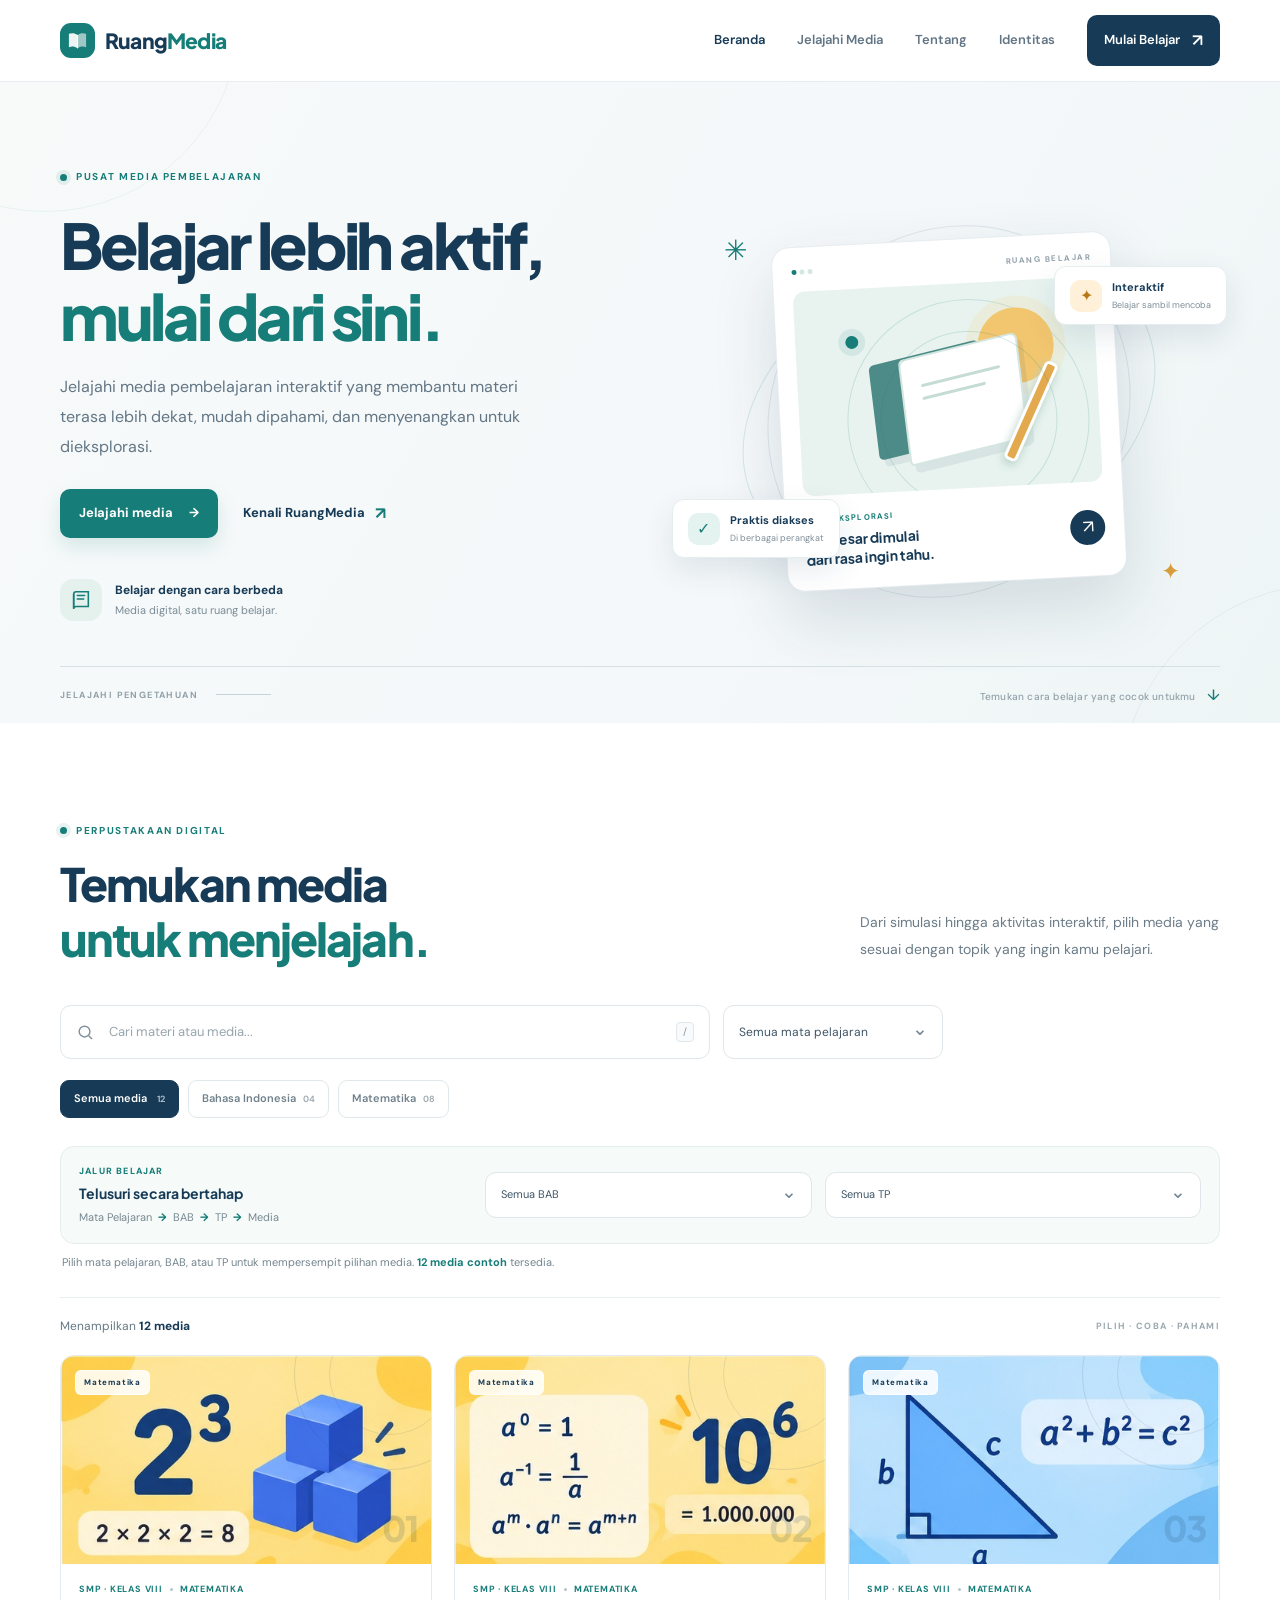
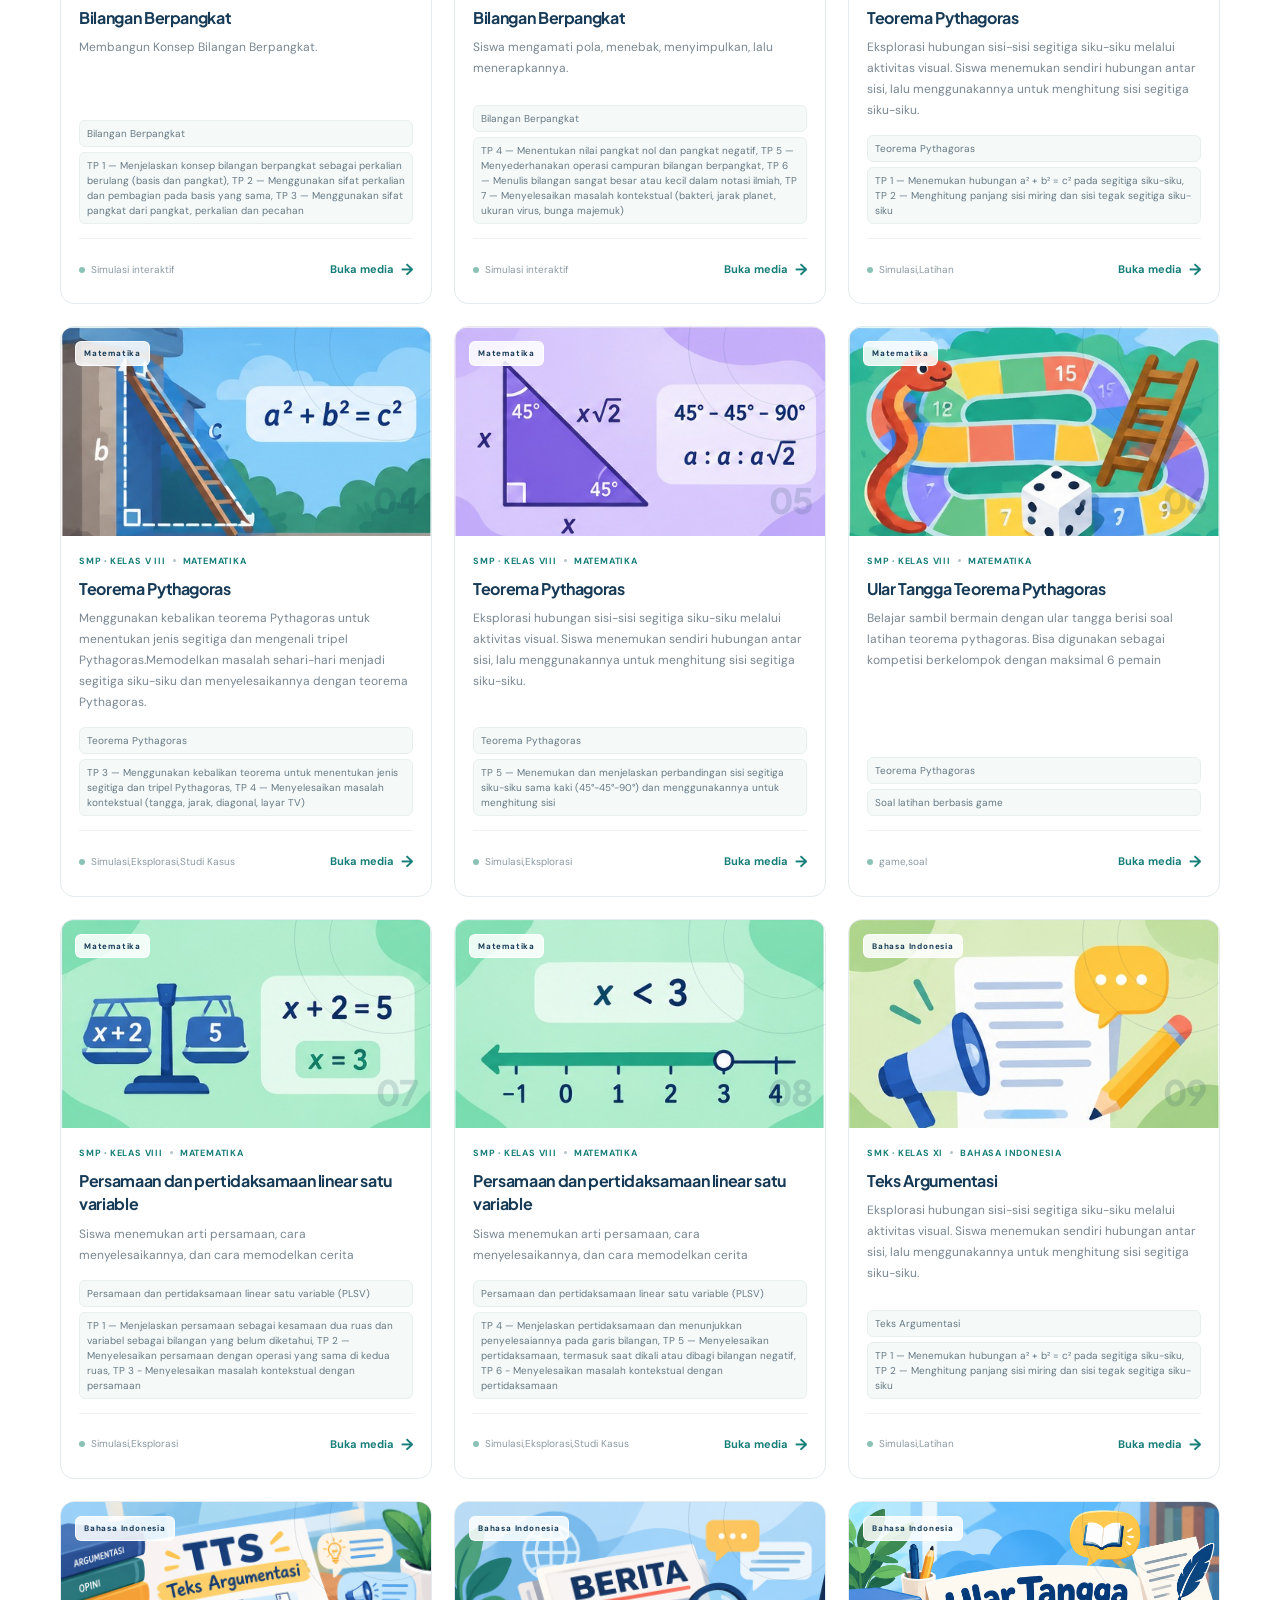
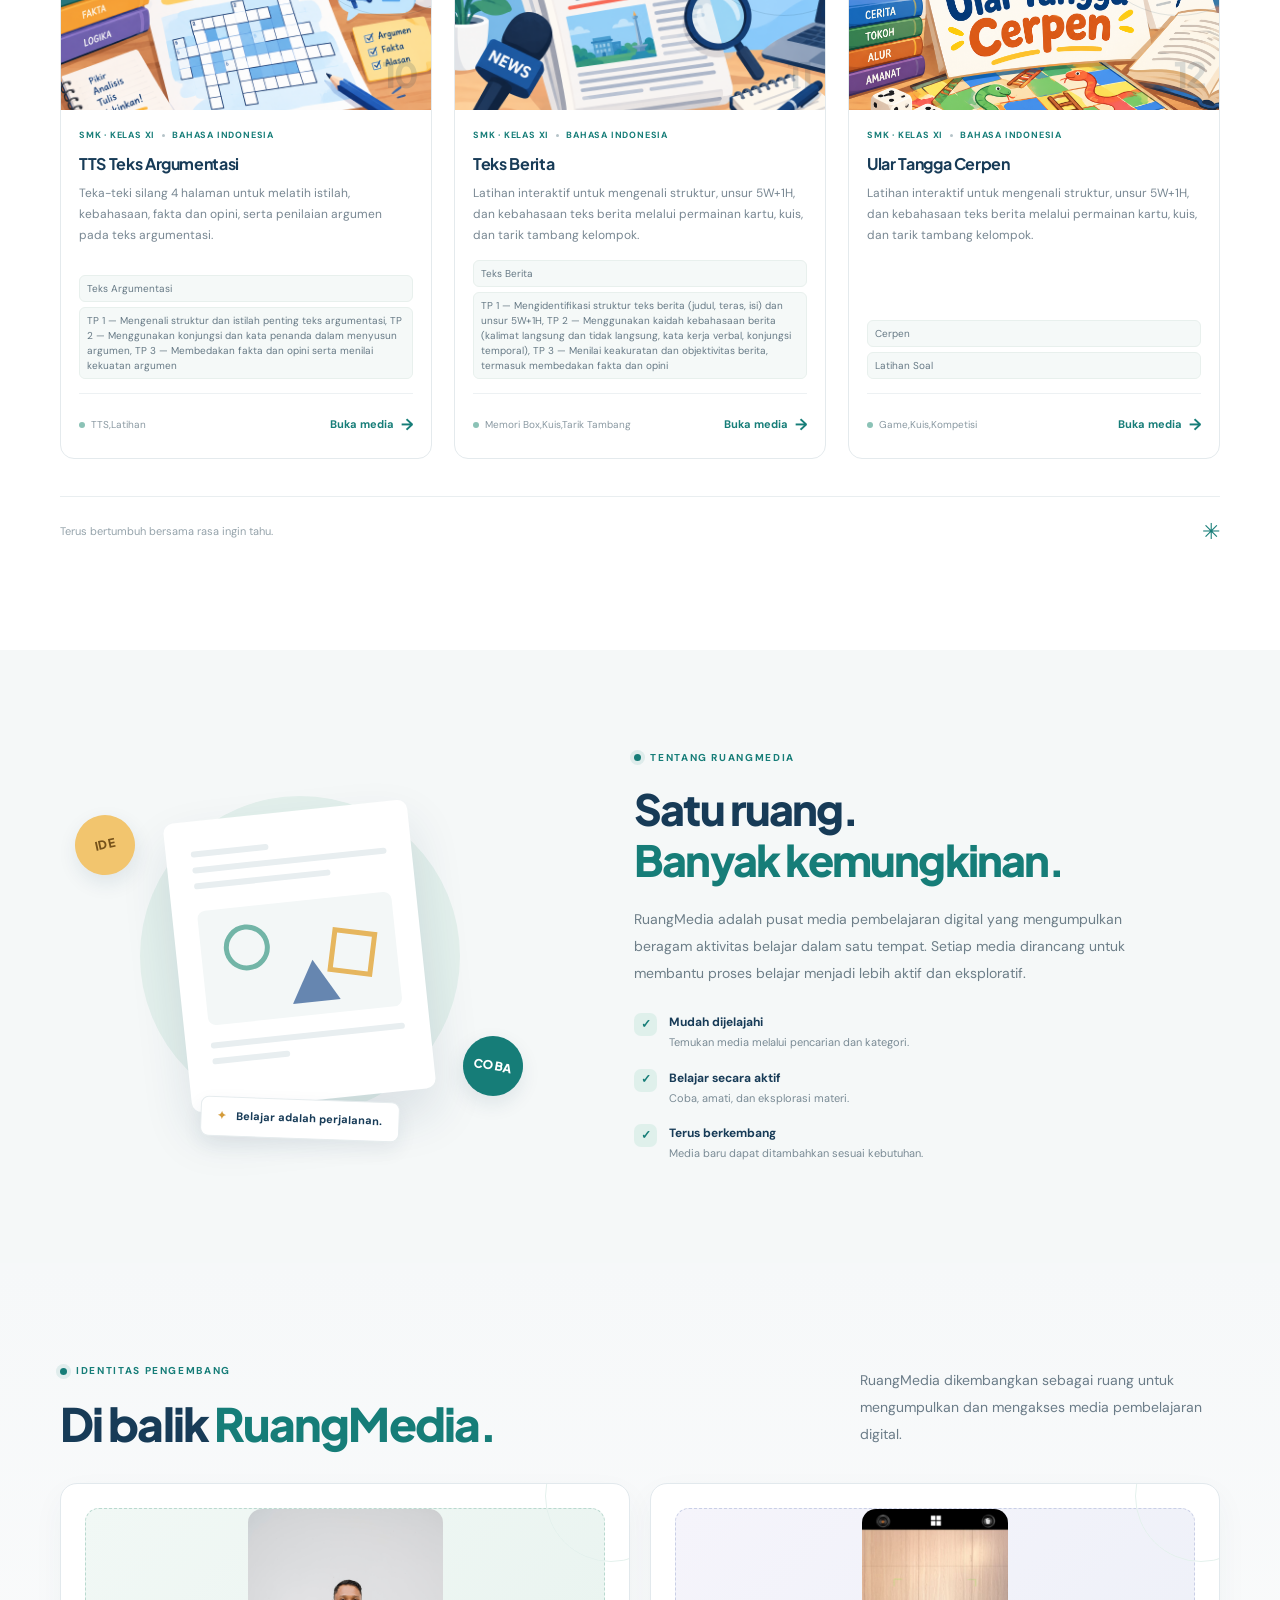
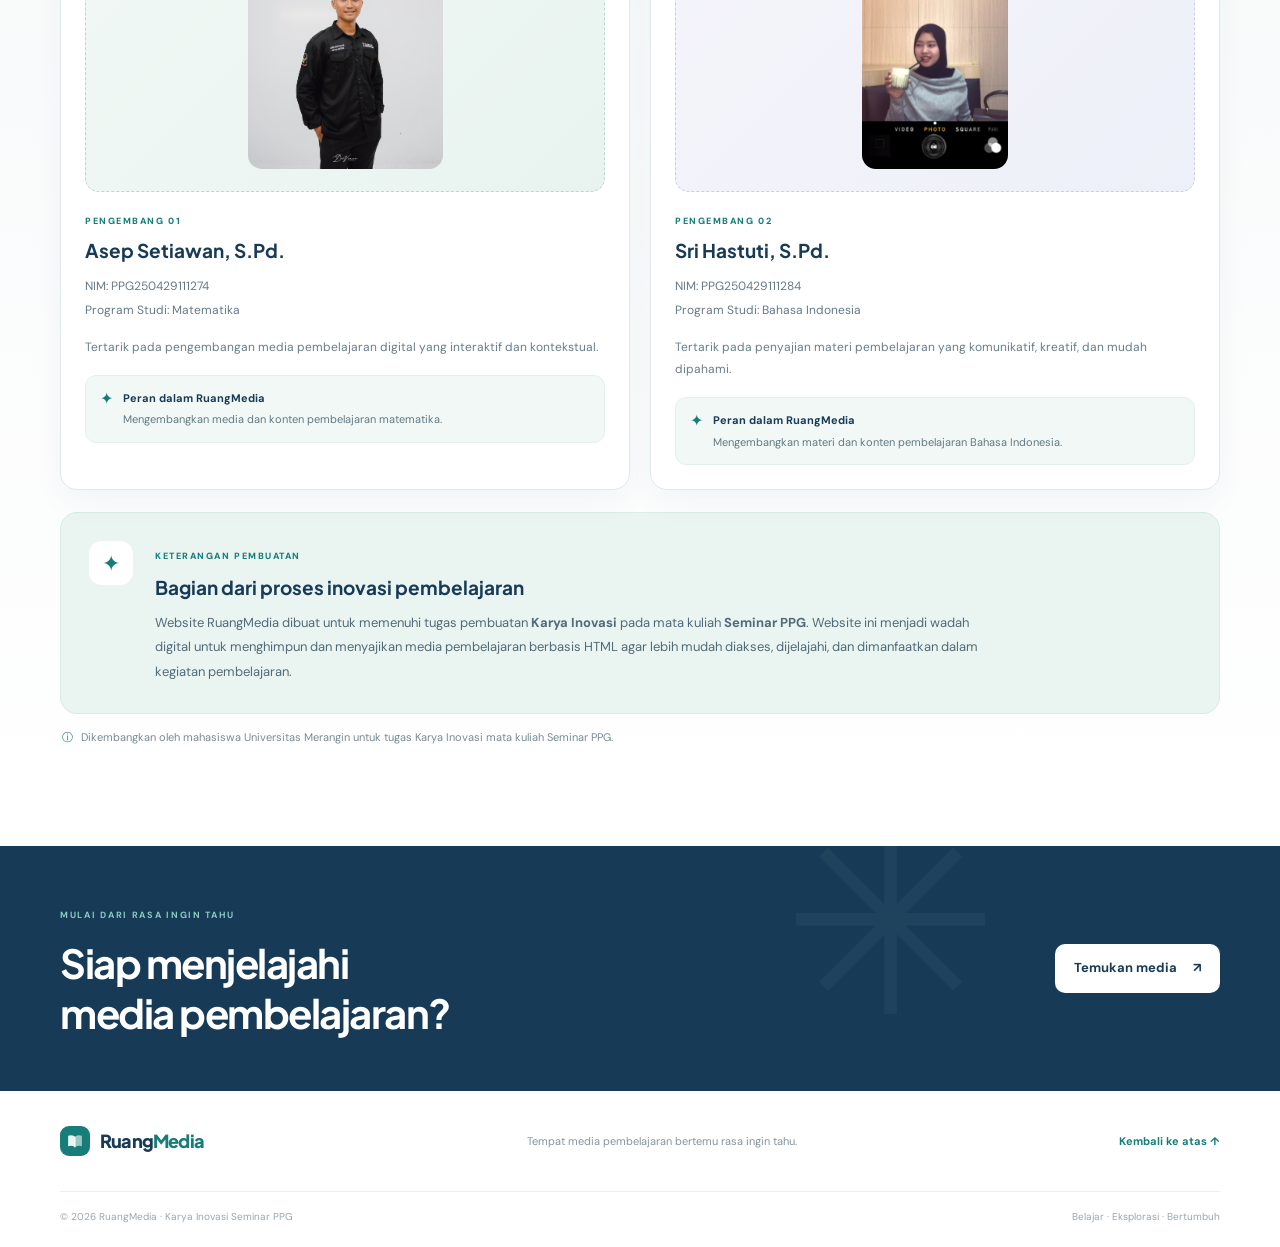
<file: index.html>
<!doctype html>
<html lang="id">
<head>
  <meta charset="utf-8">
  <meta name="viewport" content="width=device-width, initial-scale=1">
  <meta name="theme-color" content="#173b57">
  <meta name="description" content="RuangMedia — pusat media pembelajaran interaktif.">
  <title>RuangMedia — Pusat Media Pembelajaran</title>
  <link rel="preconnect" href="https://fonts.googleapis.com">
  <link rel="preconnect" href="https://fonts.gstatic.com" crossorigin>
  <link href="https://fonts.googleapis.com/css2?family=DM+Sans:wght@400;500;600;700&family=Plus+Jakarta+Sans:wght@500;600;700;800&display=swap" rel="stylesheet">
  <link rel="stylesheet" href="css/style.css">
  <script src="js/media.js" defer></script>
  <script src="js/app.js" defer></script>
</head>
<body>
  <a class="skip-link" href="#main">Lewati ke konten</a>
  <header class="site-header">
    <div class="container nav-wrap">
      <a class="brand" href="#beranda" aria-label="RuangMedia, beranda">
        <span class="brand-mark" aria-hidden="true">
          <svg viewBox="0 0 32 32" fill="none"><path d="M5 7.5C9.1 6 12.7 6.6 16 9v17c-3.3-2.4-6.9-3-11-1.5v-17Z" fill="currentColor" opacity=".92"/><path d="M27 7.5C22.9 6 19.3 6.6 16 9v17c3.3-2.4 6.9-3 11-1.5v-17Z" fill="currentColor" opacity=".58"/><path d="M16 9v17" stroke="#fff" stroke-width="1.5"/></svg>
        </span>
        <span>Ruang<span class="brand-accent">Media</span></span>
      </a>
      <button class="menu-toggle" id="menuToggle" aria-expanded="false" aria-controls="mainNav" aria-label="Buka navigasi">
        <span></span><span></span><span></span>
      </button>
      <nav class="main-nav" id="mainNav" aria-label="Navigasi utama">
        <a class="nav-link active" href="#beranda">Beranda</a>
        <a class="nav-link" href="#katalog">Jelajahi Media</a>
        <a class="nav-link" href="#tentang">Tentang</a>
        <a class="nav-link" href="#identitas">Identitas</a>
        <a class="nav-cta" href="#katalog">Mulai Belajar <span aria-hidden="true">↗</span></a>
      </nav>
    </div>
  </header>

  <main id="main">
    <section class="hero" id="beranda">
      <div class="hero-decoration hero-decoration-one"></div>
      <div class="hero-decoration hero-decoration-two"></div>
      <div class="container hero-grid">
        <div class="hero-copy">
          <div class="eyebrow"><span class="eyebrow-dot"></span> PUSAT MEDIA PEMBELAJARAN</div>
          <h1>Belajar lebih aktif,<br><span>mulai dari sini.</span></h1>
          <p class="hero-description">Jelajahi media pembelajaran interaktif yang membantu materi terasa lebih dekat, mudah dipahami, dan menyenangkan untuk dieksplorasi.</p>
          <div class="hero-actions">
            <a class="button button-primary" href="#katalog">Jelajahi media <span aria-hidden="true">→</span></a>
            <a class="text-link" href="#tentang">Kenali RuangMedia <span aria-hidden="true">↗</span></a>
          </div>
          <div class="hero-proof">
            <div class="proof-icon" aria-hidden="true">
              <svg viewBox="0 0 24 24" fill="none"><path d="M4 5.5A2.5 2.5 0 0 1 6.5 3H20v16H6.5A2.5 2.5 0 0 0 4 21.5v-16Z" stroke="currentColor" stroke-width="1.7"/><path d="M4 5.5V21M8 7h8M8 11h7" stroke="currentColor" stroke-width="1.7" stroke-linecap="round"/></svg>
            </div>
            <div><strong>Belajar dengan cara berbeda</strong><span>Media digital, satu ruang belajar.</span></div>
          </div>
        </div>
        <div class="hero-art" aria-label="Ilustrasi aktivitas belajar digital">
          <div class="art-orbit orbit-a"></div><div class="art-orbit orbit-b"></div>
          <div class="art-spark spark-one">✳</div><div class="art-spark spark-two">✦</div>
          <div class="art-main-card">
            <div class="art-card-top"><span class="mini-brand"><span></span><span></span><span></span></span><span class="art-label">RUANG BELAJAR</span></div>
            <div class="art-illustration">
              <div class="sun-shape"></div>
              <div class="book book-back"></div><div class="book book-front"></div>
              <div class="pencil-shape"></div>
              <div class="orbit-dot"></div>
            </div>
            <div class="art-card-bottom"><div><span class="tiny-label">MARI EKSPLORASI</span><strong>Ide besar dimulai<br>dari rasa ingin tahu.</strong></div><div class="art-arrow">↗</div></div>
          </div>
          <div class="floating-chip chip-top"><span class="chip-symbol">✦</span><span><strong>Interaktif</strong><small>Belajar sambil mencoba</small></span></div>
          <div class="floating-chip chip-bottom"><span class="chip-symbol chip-symbol-teal">✓</span><span><strong>Praktis diakses</strong><small>Di berbagai perangkat</small></span></div>
        </div>
      </div>
      <div class="container hero-bottom">
        <span>JELAJAHI PENGETAHUAN</span><div class="hero-bottom-line"></div><span class="hero-bottom-note">Temukan cara belajar yang cocok untukmu <span>↓</span></span>
      </div>
    </section>

    <section class="catalog-section section-pad" id="katalog">
      <div class="container">
        <div class="section-heading">
          <div>
            <div class="eyebrow"><span class="eyebrow-dot"></span> PERPUSTAKAAN DIGITAL</div>
            <h2>Temukan media<br><span>untuk menjelajah.</span></h2>
          </div>
          <p class="section-intro">Dari simulasi hingga aktivitas interaktif, pilih media yang sesuai dengan topik yang ingin kamu pelajari.</p>
        </div>

        <div class="catalog-toolbar">
          <label class="search-box" for="searchInput">
            <svg viewBox="0 0 24 24" aria-hidden="true"><circle cx="10.8" cy="10.8" r="6.8"></circle><path d="m16 16 4.3 4.3"></path></svg>
            <input id="searchInput" type="search" placeholder="Cari materi atau media..." autocomplete="off">
            <kbd>/</kbd>
          </label>
          <label class="filter-select-wrap" for="subjectFilter">
            <span class="sr-only">Filter mata pelajaran</span>
            <select id="subjectFilter">
              <option value="all">Semua mata pelajaran</option>
            </select>
            <span class="select-chevron" aria-hidden="true">⌄</span>
          </label>
        </div>

        <div class="category-row" id="categoryRow" aria-label="Pilih kategori mata pelajaran">
          <button class="category-pill is-selected" data-subject="all">Semua media <span id="allCount">00</span></button>
        </div>

        <div class="hierarchy-panel">
          <div class="hierarchy-intro"><span class="hierarchy-step">JALUR BELAJAR</span><strong>Telusuri secara bertahap</strong><p>Mata Pelajaran <span>→</span> BAB <span>→</span> TP <span>→</span> Media</p></div>
          <label class="filter-select-wrap hierarchy-select" for="chapterFilter"><span class="sr-only">Filter BAB</span><select id="chapterFilter"><option value="all">Semua BAB</option></select><span class="select-chevron" aria-hidden="true">⌄</span></label>
          <label class="filter-select-wrap hierarchy-select" for="tpFilter"><span class="sr-only">Filter Tujuan Pembelajaran</span><select id="tpFilter"><option value="all">Semua TP</option></select><span class="select-chevron" aria-hidden="true">⌄</span></label>
        </div>
        <div class="hierarchy-summary" id="hierarchySummary" aria-live="polite">Pilih mata pelajaran, BAB, atau TP untuk mempersempit pilihan media.</div>

        <div class="results-meta"><p id="resultsText" aria-live="polite">Menyiapkan media...</p><span class="results-decoration">PILIH · COBA · PAHAMI</span></div>
        <div class="media-grid" id="mediaGrid"></div>
        <div class="empty-state" id="emptyState" hidden>
          <div class="empty-icon">⌕</div><h3>Belum ada media yang cocok</h3><p>Coba kata kunci lain atau pilih kategori yang berbeda.</p>
          <button class="button button-outline" id="resetFilters">Atur ulang pencarian</button>
        </div>
        <div class="catalog-footer"><span>Terus bertumbuh bersama rasa ingin tahu.</span><span class="footer-spark">✳</span></div>
      </div>
    </section>

    <section class="about-section section-pad" id="tentang">
      <div class="container about-grid">
        <div class="about-visual">
          <div class="about-sticker sticker-a">IDE</div><div class="about-sticker sticker-b">COBA</div>
          <div class="about-paper">
            <div class="paper-line paper-line-short"></div><div class="paper-line"></div><div class="paper-line paper-line-mid"></div>
            <div class="paper-diagram"><div class="diagram-circle"></div><div class="diagram-square"></div><div class="diagram-triangle"></div></div>
            <div class="paper-line"></div><div class="paper-line paper-line-short"></div>
          </div>
          <div class="about-note"><span>✦</span> Belajar adalah perjalanan.</div>
        </div>
        <div class="about-copy">
          <div class="eyebrow"><span class="eyebrow-dot"></span> TENTANG RUANGMEDIA</div>
          <h2>Satu ruang.<br><span>Banyak kemungkinan.</span></h2>
          <p>RuangMedia adalah pusat media pembelajaran digital yang mengumpulkan beragam aktivitas belajar dalam satu tempat. Setiap media dirancang untuk membantu proses belajar menjadi lebih aktif dan eksploratif.</p>
          <div class="about-points">
            <div><span class="point-check">✓</span><span><strong>Mudah dijelajahi</strong><small>Temukan media melalui pencarian dan kategori.</small></span></div>
            <div><span class="point-check">✓</span><span><strong>Belajar secara aktif</strong><small>Coba, amati, dan eksplorasi materi.</small></span></div>
            <div><span class="point-check">✓</span><span><strong>Terus berkembang</strong><small>Media baru dapat ditambahkan sesuai kebutuhan.</small></span></div>
          </div>
        </div>
      </div>
    </section>

    <section class="identity-section section-pad" id="identitas">
      <div class="container">
        <div class="identity-heading">
          <div>
            <div class="eyebrow"><span class="eyebrow-dot"></span> IDENTITAS PENGEMBANG</div>
            <h2>Di balik <span>RuangMedia.</span></h2>
          </div>
          <p class="section-intro">RuangMedia dikembangkan sebagai ruang untuk mengumpulkan dan mengakses media pembelajaran digital.</p>
        </div>

        <div class="identity-cards">
          <article class="identity-card">
            <div class="identity-photo-placeholder" role="img" aria-label="Tempat foto Asep Setiawan, S.Pd">
              <small><img class="identity-photo" src="assets/images/asep-setiawan.jpg" alt="Foto Asep Setiawan, S.Pd."></small>
            </div>
            <div class="identity-label">PENGEMBANG 01</div>
            <h3>Asep Setiawan, S.Pd.</h3>
            <p class="identity-detail">NIM: PPG250429111274</p>
            <p class="identity-detail">Program Studi: Matematika</p>
            <p class="identity-bio">Tertarik pada pengembangan media pembelajaran digital yang interaktif dan kontekstual.</p>
            <div class="identity-role"><span aria-hidden="true">✦</span><p><strong>Peran dalam RuangMedia</strong>Mengembangkan media dan konten pembelajaran matematika.</p></div>
          </article>
          <article class="identity-card">
            <div class="identity-photo-placeholder identity-photo-placeholder-alt" role="img" aria-label="Tempat foto Sri Hastuti, S.Pd">
              <small><img class="identity-photo" src="assets/images/sri-hastuti.jpg" alt="Foto Sri Hastuti, S.Pd."></small>
            </div>
            <div class="identity-label">PENGEMBANG 02</div>
            <h3>Sri Hastuti, S.Pd.</h3>
            <p class="identity-detail">NIM: PPG250429111284</p>
            <p class="identity-detail">Program Studi: Bahasa Indonesia</p>
            <p class="identity-bio">Tertarik pada penyajian materi pembelajaran yang komunikatif, kreatif, dan mudah dipahami.</p>
            <div class="identity-role"><span aria-hidden="true">✦</span><p><strong>Peran dalam RuangMedia</strong>Mengembangkan materi dan konten pembelajaran Bahasa Indonesia.</p></div>
          </article>
        </div>

        <div class="assignment-note">
          <div class="assignment-icon" aria-hidden="true">✦</div>
          <div>
            <span class="assignment-kicker">KETERANGAN PEMBUATAN</span>
            <h3>Bagian dari proses inovasi pembelajaran</h3>
            <p>Website RuangMedia dibuat untuk memenuhi tugas pembuatan <strong>Karya Inovasi</strong> pada mata kuliah <strong>Seminar PPG</strong>. Website ini menjadi wadah digital untuk menghimpun dan menyajikan media pembelajaran berbasis HTML agar lebih mudah diakses, dijelajahi, dan dimanfaatkan dalam kegiatan pembelajaran.</p>
          </div>
        </div>
        <p class="identity-reminder"><span aria-hidden="true">ⓘ</span> Dikembangkan oleh mahasiswa Universitas Merangin untuk tugas Karya Inovasi mata kuliah Seminar PPG.</p>
      </div>
    </section>

    <section class="closing-cta">
      <div class="container closing-inner"><div><span class="closing-kicker">MULAI DARI RASA INGIN TAHU</span><h2>Siap menjelajahi<br>media pembelajaran?</h2></div><a class="button button-light" href="#katalog">Temukan media <span aria-hidden="true">↗</span></a><div class="closing-star">✳</div></div>
    </section>
  </main>

  <footer class="site-footer">
    <div class="container footer-main">
      <a class="brand footer-brand" href="#beranda"><span class="brand-mark" aria-hidden="true"><svg viewBox="0 0 32 32" fill="none"><path d="M5 7.5C9.1 6 12.7 6.6 16 9v17c-3.3-2.4-6.9-3-11-1.5v-17Z" fill="currentColor" opacity=".92"/><path d="M27 7.5C22.9 6 19.3 6.6 16 9v17c3.3-2.4 6.9-3 11-1.5v-17Z" fill="currentColor" opacity=".58"/><path d="M16 9v17" stroke="#fff" stroke-width="1.5"/></svg></span><span>Ruang<span class="brand-accent">Media</span></span></a>
      <p>Tempat media pembelajaran bertemu rasa ingin tahu.</p>
      <a href="#beranda" class="back-top">Kembali ke atas ↑</a>
    </div>
    <div class="container footer-bottom"><span>© <span id="year"></span> RuangMedia · Karya Inovasi Seminar PPG</span><span>Belajar · Eksplorasi · Bertumbuh</span></div>
  </footer>

  <div class="player-modal" id="playerModal" hidden>
    <div class="player-backdrop" data-close-player></div>
    <section class="player-dialog" role="dialog" aria-modal="true" aria-labelledby="playerTitle">
      <header class="player-header">
        <div class="player-title-wrap"><span class="player-kicker">RUANGMEDIA PLAYER</span><h2 id="playerTitle">Media pembelajaran</h2></div>
        <div class="player-actions">
          <a class="player-open-new" id="openNewTab" href="#" target="_blank" rel="noopener">Buka tab baru ↗</a>
          <button class="icon-button" id="fullscreenButton" aria-label="Layar penuh" title="Layar penuh">⛶</button>
          <button class="icon-button" id="closePlayer" aria-label="Tutup media" title="Tutup">×</button>
        </div>
      </header>
      <div class="player-frame-wrap" id="playerFrameWrap"><iframe id="mediaFrame" title="Media pembelajaran interaktif" allow="fullscreen; autoplay; clipboard-read; clipboard-write" loading="eager"></iframe></div>
      <div class="player-footer"><span id="playerDescription">Media interaktif</span><button class="player-back-button" id="playerBack">← Kembali ke katalog</button></div>
    </section>
  </div>
</body>
</html>
</file>
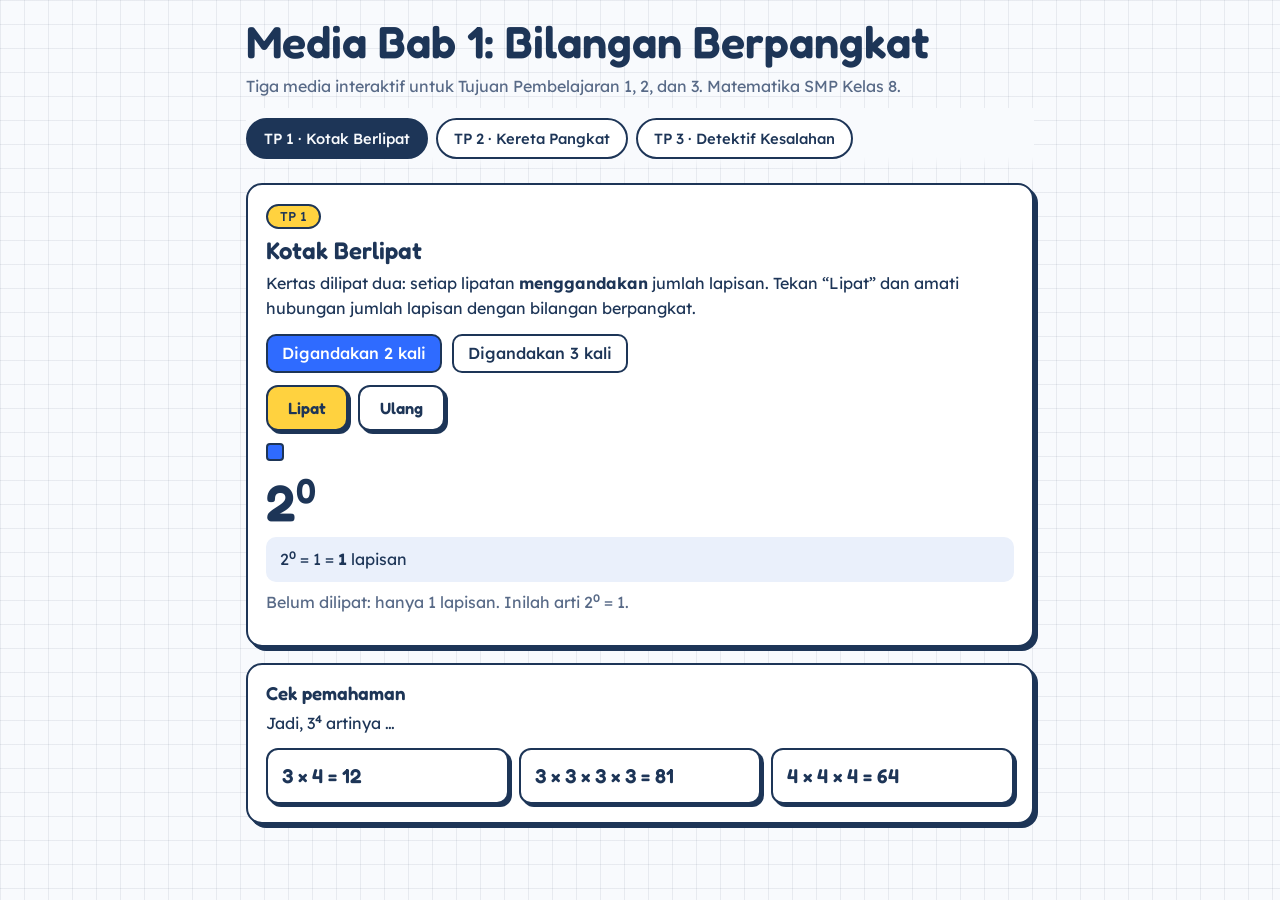
<file: media/matematika/bilangan-berpangkat/bagian1/index.html>
<!DOCTYPE html>
<html lang="id">
<head>
<meta charset="utf-8">
<meta name="viewport" content="width=device-width, initial-scale=1, viewport-fit=cover">
<title>Media Bab 1 – Bilangan Berpangkat (TP 1–3)</title>
<link href="https://fonts.googleapis.com/css2?family=Fredoka:wght@500;600&family=Lexend:wght@400;500&display=swap" rel="stylesheet">
<style>
:root{--paper:#f8fafd;--grid:rgba(29,53,87,.08);--ink:#1d3557;--muted:#586a87;--card:#fff;--line:#cdd8ea;--blue:#2f6bff;--yellow:#ffd23f;--coral:#ff5d73;--teal:#13a08f;--soft:#eaf0fb;--sh:#1d3557;--onb:#fff;
box-sizing:border-box;padding-top:env(safe-area-inset-top,0px);padding-bottom:env(safe-area-inset-bottom,0px);color-scheme:light}
@media(prefers-color-scheme:dark){:root:not([data-theme="light"]){--paper:#0e1a2b;--grid:rgba(255,255,255,.055);--ink:#eaf1ff;--muted:#9fb1cc;--card:#16263d;--line:#2c415f;--blue:#6c93ff;--coral:#ff7a8c;--teal:#3ccdb9;--soft:#1d3150;--sh:#050b14;--onb:#0e1a2b;color-scheme:dark}}
:root[data-theme="dark"]{--paper:#0e1a2b;--grid:rgba(255,255,255,.055);--ink:#eaf1ff;--muted:#9fb1cc;--card:#16263d;--line:#2c415f;--blue:#6c93ff;--coral:#ff7a8c;--teal:#3ccdb9;--soft:#1d3150;--sh:#050b14;--onb:#0e1a2b;color-scheme:dark}
html{scroll-padding-top:calc(env(safe-area-inset-top,0px) + 64px)}
*{box-sizing:border-box}
body{margin:0;color:var(--ink);background-color:var(--paper);background-image:linear-gradient(var(--grid) 1px,transparent 1px),linear-gradient(90deg,var(--grid) 1px,transparent 1px);background-size:24px 24px;font:16px/1.6 'Lexend',system-ui,sans-serif}
h1,h2,h3{font-family:'Fredoka','Lexend',sans-serif;font-weight:600;line-height:1.15;margin:0 0 .4rem}
h1{font-size:clamp(1.9rem,6vw,2.8rem)}p{margin:0 0 .7em}sup{font-size:.68em;line-height:0;font-weight:600}
.wrap{max-width:820px;margin:0 auto;padding:16px 16px 48px}
button{font:inherit;color:inherit;cursor:pointer}:focus-visible{outline:3px solid var(--blue);outline-offset:2px}
.muted{color:var(--muted)}.sub{color:var(--muted);margin:0 0 6px}
.tabs{position:sticky;top:env(safe-area-inset-top,0px);z-index:20;display:flex;gap:8px;overflow-x:auto;padding:10px 0;margin:8px 0 14px;background:linear-gradient(var(--paper) 80%,transparent);scrollbar-width:none}
.tab{flex:0 0 auto;border:2px solid var(--ink);background:var(--card);border-radius:999px;padding:7px 16px;font-weight:500;font-size:.92rem;white-space:nowrap}
.tab[aria-selected="true"]{background:var(--ink);color:var(--paper)}
.pane{display:none}.pane.on{display:block}
.card{background:var(--card);border:2px solid var(--ink);border-radius:16px;padding:18px;box-shadow:4px 4px 0 var(--sh);margin-bottom:16px}
.tp{display:inline-block;background:var(--yellow);color:#1d3557;border:2px solid var(--ink);border-radius:999px;padding:0 12px;font-size:.8rem;font-weight:500;margin-bottom:8px}
.btn{display:inline-block;border:2px solid var(--ink);background:var(--yellow);color:#1d3557;font-family:'Fredoka',sans-serif;font-weight:600;font-size:1.02rem;padding:8px 20px;border-radius:12px;box-shadow:3px 3px 0 var(--sh)}
.btn:active{transform:translate(3px,3px);box-shadow:none}.btn.alt{background:var(--card);color:var(--ink)}.btn:disabled{opacity:.45;cursor:default}
.row{display:flex;gap:10px;flex-wrap:wrap;margin:12px 0}
.seg button{border:2px solid var(--ink);background:var(--card);border-radius:10px;padding:5px 14px;font-weight:500}
.seg button[aria-pressed="true"]{background:var(--blue);color:var(--onb)}
.big{font-family:'Fredoka',sans-serif;font-size:3.2rem;font-weight:600;line-height:1}
.ex{background:var(--soft);border-radius:10px;padding:10px 14px;margin:.5rem 0;overflow-x:auto}
.cells{display:flex;flex-wrap:wrap;gap:3px;min-height:24px;margin:10px 0}
.cells i{width:18px;height:18px;background:var(--blue);border:2px solid var(--ink);border-radius:4px;animation:pop .25s both}
@keyframes pop{from{transform:scale(.3);opacity:0}to{transform:scale(1);opacity:1}}
.expr{font-family:'Fredoka',sans-serif;font-size:1.6rem;font-weight:600;color:var(--blue)}
.opts{display:grid;gap:10px;grid-template-columns:repeat(auto-fit,minmax(140px,1fr))}
.opt{border:2px solid var(--ink);background:var(--card);border-radius:12px;padding:10px 14px;font-family:'Fredoka',sans-serif;font-size:1.25rem;font-weight:600;box-shadow:3px 3px 0 var(--sh);text-align:left}
.opt:not(:disabled):hover{background:var(--soft)}.opt.good{background:var(--teal);color:#fff}.opt.bad{background:var(--coral);color:#fff}.opt:disabled{cursor:default}
.fb{margin-top:14px;border:2px solid var(--ink);border-radius:12px;padding:10px 14px}
.fb.ok{background:color-mix(in srgb,var(--teal) 22%,var(--card))}.fb.no{background:color-mix(in srgb,var(--coral) 22%,var(--card))}
.hud{display:flex;justify-content:space-between;font-weight:500;margin-bottom:10px}
.cars{display:flex;flex-wrap:wrap;gap:4px;margin:4px 0 10px;align-items:center}
.car{width:38px;height:30px;border:2px solid var(--ink);border-radius:6px;background:var(--yellow);color:#1d3557;display:grid;place-items:center;font:600 .95rem 'Fredoka',sans-serif;font-style:normal;position:relative}
.car::after{content:'';position:absolute;bottom:-7px;left:6px;width:8px;height:8px;border-radius:50%;background:var(--ink);box-shadow:16px 0 0 var(--ink)}
.car.new{background:var(--teal);color:#fff}.car.gone{background:var(--coral);color:#fff;text-decoration:line-through;opacity:.6}
.train{margin:10px 0 14px}.train small{color:var(--muted);display:block}
.lines{display:grid;gap:8px;margin:10px 0}
.ln{border:2px solid var(--ink);background:var(--card);border-radius:10px;padding:8px 14px;text-align:left;font-size:1.15rem}
.ln:not(:disabled):hover{background:var(--soft)}.ln.miss{opacity:.45;text-decoration:line-through}.ln.found{background:var(--coral);color:#fff}.ln:disabled{cursor:default}
.frac{display:inline-flex;flex-direction:column;align-items:center;vertical-align:middle;line-height:1.15;margin:0 .15em;font-size:.92em}
.frac>span:first-child{border-bottom:2px solid currentColor;padding:0 .25em}.frac>span:last-child{padding:0 .25em}
.stars{font-size:2rem;letter-spacing:4px}.center{text-align:center}
@media(prefers-reduced-motion:reduce){*{animation:none!important;transition:none!important}}
</style>
</head>
<body>
<div class="wrap">
<h1>Media Bab 1: Bilangan Berpangkat</h1>
<p class="sub">Tiga media interaktif untuk Tujuan Pembelajaran 1, 2, dan 3. Matematika SMP Kelas 8.</p>
<nav class="tabs" role="tablist">
  <button class="tab" role="tab" aria-selected="true" data-t="p1">TP 1 · Kotak Berlipat</button>
  <button class="tab" role="tab" aria-selected="false" data-t="p2">TP 2 · Kereta Pangkat</button>
  <button class="tab" role="tab" aria-selected="false" data-t="p3">TP 3 · Detektif Kesalahan</button>
</nav>

<!-- TP1 -->
<section class="pane on" id="p1">
  <div class="card">
    <span class="tp">TP 1</span>
    <h2>Kotak Berlipat</h2>
    <p>Kertas dilipat dua: setiap lipatan <b>menggandakan</b> jumlah lapisan. Tekan “Lipat” dan amati hubungan jumlah lapisan dengan bilangan berpangkat.</p>
    <div class="seg row" id="b1"><button data-b="2" aria-pressed="true">Digandakan 2 kali</button><button data-b="3" aria-pressed="false">Digandakan 3 kali</button></div>
    <div class="row"><button class="btn" id="fold">Lipat</button><button class="btn alt" id="reset1">Ulang</button></div>
    <div class="cells" id="cells" aria-label="Lapisan kertas"></div>
    <div class="big" id="big"></div>
    <div class="ex" id="f1"></div>
    <p class="muted" id="note1"></p>
  </div>
  <div class="card">
    <h3>Cek pemahaman</h3>
    <p>Jadi, 3<sup>4</sup> artinya …</p>
    <div class="opts" id="c1">
      <button class="opt" data-ok="0">3 × 4 = 12</button>
      <button class="opt" data-ok="1">3 × 3 × 3 × 3 = 81</button>
      <button class="opt" data-ok="0">4 × 4 × 4 = 64</button>
    </div>
    <div class="fb" id="fb1" hidden></div>
  </div>
</section>

<!-- TP2 -->
<section class="pane" id="p2"><div class="card" id="g2"></div></section>

<!-- TP3 -->
<section class="pane" id="p3"><div class="card" id="g3"></div></section>
</div>

<script>
const $=s=>document.querySelector(s),M='\u2212';
const rnd=(a,b)=>Math.floor(Math.random()*(b-a+1))+a;
const shuffle=a=>{for(let i=a.length-1;i>0;i--){const j=rnd(0,i);[a[i],a[j]]=[a[j],a[i]]}return a};
const sup=(b,e)=>`${b}<sup>${e<0?M+(-e):e}</sup>`;
const fmt=n=>String(n).replace(/\B(?=(\d{3})+(?!\d))/g,'.');

/* Tab */
document.querySelectorAll('.tab').forEach(t=>t.onclick=()=>{
  document.querySelectorAll('.tab').forEach(x=>x.setAttribute('aria-selected',x===t));
  document.querySelectorAll('.pane').forEach(p=>p.classList.toggle('on',p.id===t.dataset.t));
  window.scrollTo({top:0});
});
function endCard(el,title,sc,max,again){
  const r=sc/max,st=r>=.9?3:r>=.6?2:1;
  el.innerHTML=`<div class="center"><div class="stars">${'⭐'.repeat(st)}${'☆'.repeat(3-st)}</div><h2>${title}</h2><p>Skormu <b>${sc}</b> dari ${max}</p><button class="btn" id="again">Main lagi</button></div>`;
  $('#again').onclick=again;
}

/* ===== TP1: Kotak Berlipat ===== */
let b1=2,n1=0;
function r1(){
  const max=b1===2?6:4,v=b1**n1;
  $('#cells').innerHTML=Array.from({length:v},(_,i)=>`<i style="animation-delay:${Math.min(i,40)*8}ms"></i>`).join('');
  $('#big').innerHTML=sup(b1,n1);
  const fac=n1===0?'1':Array(n1).fill(b1).join(' × ');
  $('#f1').innerHTML=`${sup(b1,n1)} = ${fac} = <b>${v}</b> lapisan`;
  $('#note1').innerHTML=n1===0
    ?`Belum dilipat: hanya 1 lapisan. Inilah arti ${b1}<sup>0</sup> = 1.`
    :`<b>Basis ${b1}</b> adalah bilangan yang dikalikan. <b>Pangkat ${n1}</b> adalah banyak lipatan, sekaligus banyak faktor ${b1} yang dikalikan.`;
  $('#fold').disabled=n1>=max;
}
$('#fold').onclick=()=>{n1++;r1()};
$('#reset1').onclick=()=>{n1=0;r1()};
$('#b1').onclick=e=>{const b=e.target.closest('button');if(!b)return;b1=+b.dataset.b;n1=0;
  document.querySelectorAll('#b1 button').forEach(x=>x.setAttribute('aria-pressed',x===b));r1()};
$('#c1').onclick=e=>{
  const b=e.target.closest('.opt');if(!b)return;const ok=b.dataset.ok==='1';
  document.querySelectorAll('#c1 .opt').forEach(x=>{x.disabled=true;if(x.dataset.ok==='1')x.classList.add('good')});
  if(!ok)b.classList.add('bad');
  const f=$('#fb1');f.hidden=false;f.className='fb '+(ok?'ok':'no');
  f.innerHTML=ok?'<b>Tepat.</b> Pangkat 4 berarti angka 3 dikalikan sebanyak 4 kali.':'<b>Belum tepat.</b> Pangkat bukan pengali. 3<sup>4</sup> berarti 3 × 3 × 3 × 3 = 81.';
};
r1();

/* ===== TP2: Kereta Pangkat ===== */
let g2;
const cars=(k,c='')=>Array.from({length:k},()=>`<i class="car ${c}">${g2.a}</i>`).join('');
function mkOpts(c,d){
  const u=[c];d.forEach(x=>{if(x>0&&!u.includes(x))u.push(x)});
  for(let k=1;u.length<4;k++)if(!u.includes(c+k))u.push(c+k);
  const f=u.slice(0,4),o=shuffle(f.map((_,i)=>i));return{o:o.map(i=>f[i]),ans:o.indexOf(0)};
}
function s2(){g2={i:0,sc:0};n2()}
function n2(){
  if(g2.i>=8)return endCard($('#g2'),'Perjalanan selesai',g2.sc,80,s2);
  const x=Math.random()<.5,a=rnd(2,9);let m,n;
  if(x){m=rnd(1,5);n=rnd(1,4)}else{m=rnd(3,7);n=rnd(1,m-1)}
  const c=x?m+n:m-n,d=x?[m*n,Math.abs(m-n),c+1,c-1]:[m+n,m*n,c+1,c-1,m-n+2];
  g2.a=a;g2.q={x,a,m,n,c,...mkOpts(c,d)};
  const op=x?'×':'÷';
  $('#g2').innerHTML=`<span class="tp">TP 2</span><h2>Kereta Pangkat</h2>
  <p class="muted">Setiap gerbong membawa basis ${a}. Banyak gerbong = pangkatnya. ${x?'Kereta A disambung dengan kereta B.':'Kereta B melepas gerbong dari kereta A.'}</p>
  <div class="hud"><span>Soal ${g2.i+1}/8</span><span>⭐ ${g2.sc}</span></div>
  <div class="expr">${sup(a,m)} ${op} ${sup(a,n)} = ${a}<sup>?</sup></div>
  <div class="train"><small>Kereta A: ${m} gerbong</small><div class="cars">${cars(m)}</div><small>Kereta B: ${n} gerbong</small><div class="cars">${cars(n)}</div></div>
  <div class="opts">${g2.q.o.map((v,k)=>`<button class="opt" data-k="${k}">${v}</button>`).join('')}</div>
  <div class="fb" id="fb2" hidden></div>`;
  document.querySelectorAll('#g2 .opt').forEach(b=>b.onclick=()=>a2(+b.dataset.k));
}
function a2(k){
  const q=g2.q,ok=k===q.ans;
  document.querySelectorAll('#g2 .opt').forEach((b,i)=>{b.disabled=true;if(i===q.ans)b.classList.add('good');else if(i===k)b.classList.add('bad')});
  if(ok)g2.sc+=10;g2.i++;
  const res=q.x?cars(q.m)+cars(q.n,'new'):cars(q.m-q.n)+cars(q.n,'gone');
  const why=q.x?`Kereta disambung, jadi gerbong <b>dijumlahkan</b>: ${q.m} + ${q.n} = <b>${q.c}</b>.`:`Gerbong dilepas, jadi pangkat <b>dikurangkan</b>: ${q.m} − ${q.n} = <b>${q.c}</b>.`;
  const f=$('#fb2');f.hidden=false;f.className='fb '+(ok?'ok':'no');
  f.innerHTML=`<b>${ok?'Tepat, +10 poin.':'Belum tepat.'}</b><div class="cars" style="margin-top:8px">${res}</div>${why}<br>${sup(q.a,q.m)} ${q.x?'×':'÷'} ${sup(q.a,q.n)} = ${sup(q.a,q.c)} = ${fmt(BigInt(q.a)**BigInt(q.c))}<br><button class="btn" id="nx2" style="margin-top:10px">${g2.i>=8?'Lihat hasil':'Lanjut'}</button>`;
  $('#nx2').onclick=n2;$('#nx2').focus();
}
s2();

/* ===== TP3: Detektif Kesalahan ===== */
const fr=(a,b)=>`<span class="frac"><span>${a}</span><span>${b}</span></span>`;
const CASES=[
 {l:[`2<sup>3</sup> × 2<sup>4</sup>`,`= 2<sup>3×4</sup>`,`= 2<sup>12</sup>`,`= 4.096`],e:1,fix:`= 2<sup>3+4</sup> = 2<sup>7</sup> = 128`,w:`Pada perkalian dengan basis sama, pangkat <b>dijumlahkan</b>, bukan dikalikan.`},
 {l:[`(3<sup>2</sup>)<sup>3</sup>`,`= 3<sup>2+3</sup>`,`= 3<sup>5</sup>`,`= 243`],e:1,fix:`= 3<sup>2×3</sup> = 3<sup>6</sup> = 729`,w:`Pangkat dari pangkat <b>dikalikan</b>, bukan dijumlahkan.`},
 {l:[`5<sup>6</sup> ÷ 5<sup>2</sup>`,`= 5<sup>6÷2</sup>`,`= 5<sup>3</sup>`,`= 125`],e:1,fix:`= 5<sup>6−2</sup> = 5<sup>4</sup> = 625`,w:`Pada pembagian dengan basis sama, pangkat <b>dikurangkan</b>.`},
 {l:[`(2 × 3)<sup>2</sup>`,`= 2 × 3<sup>2</sup>`,`= 2 × 9`,`= 18`],e:1,fix:`= 2<sup>2</sup> × 3<sup>2</sup> = 4 × 9 = 36`,w:`Semua faktor di dalam kurung ikut dipangkatkan, bukan hanya yang terakhir.`},
 {l:[`7<sup>0</sup>`,`= 7 × 0`,`= 0`],e:1,fix:`7<sup>0</sup> = 1`,w:`Bilangan (selain 0) berpangkat nol sama dengan <b>1</b>. Buktinya 7<sup>2</sup> ÷ 7<sup>2</sup> = 7<sup>0</sup> = 1.`},
 {l:[`2<sup>${M}3</sup>`,`= ${M}2<sup>3</sup>`,`= ${M}8`],e:1,fix:`= ${fr(1,'2<sup>3</sup>')} = ${fr(1,8)}`,w:`Pangkat negatif berarti <b>kebalikan</b>, bukan bilangan negatif.`},
 {l:[`3<sup>2</sup> × 3<sup>4</sup>`,`= (3 × 3)<sup>2+4</sup>`,`= 9<sup>6</sup>`],e:1,fix:`= 3<sup>2+4</sup> = 3<sup>6</sup> = 729`,w:`Basis tidak ikut dioperasikan. Hanya pangkatnya yang dijumlahkan.`}
];
let g3;
function s3(){g3={i:0,sc:0,set:shuffle(CASES.slice()).slice(0,6)};n3()}
function n3(){
  if(g3.i>=6)return endCard($('#g3'),'Kasus terpecahkan',g3.sc,60,s3);
  const c=g3.set[g3.i];g3.w=0;g3.done=false;
  $('#g3').innerHTML=`<span class="tp">TP 3</span><h2>Detektif Kesalahan</h2>
  <p class="muted">Seorang siswa mengerjakan soal berikut. Ketuk <b>satu baris</b> yang mengandung kesalahan.</p>
  <div class="hud"><span>Kasus ${g3.i+1}/6</span><span>⭐ ${g3.sc}</span></div>
  <div class="lines">${c.l.map((t,i)=>`<button class="ln" data-i="${i}">${t}</button>`).join('')}</div>
  <div class="fb" id="fb3" hidden></div>`;
  document.querySelectorAll('#g3 .ln').forEach(b=>b.onclick=()=>a3(+b.dataset.i,b));
}
function a3(i,b){
  const c=g3.set[g3.i],f=$('#fb3');
  if(i!==c.e){g3.w++;b.classList.add('miss');b.disabled=true;f.hidden=false;f.className='fb no';f.innerHTML='Baris ini sudah benar. Periksa lagi langkah lainnya.';return}
  const pts=Math.max(2,10-g3.w*4);g3.sc+=pts;g3.i++;
  document.querySelectorAll('#g3 .ln').forEach(x=>x.disabled=true);b.classList.add('found');
  f.hidden=false;f.className='fb ok';
  f.innerHTML=`<b>Ketemu! +${pts} poin</b><br>${c.w}<div class="ex">Perbaikan:<br>${c.fix}</div><button class="btn" id="nx3">${g3.i>=6?'Lihat hasil':'Kasus berikutnya'}</button>`;
  $('#nx3').onclick=n3;$('#nx3').focus();
}
s3();
</script>
</body>
</html>
</file>
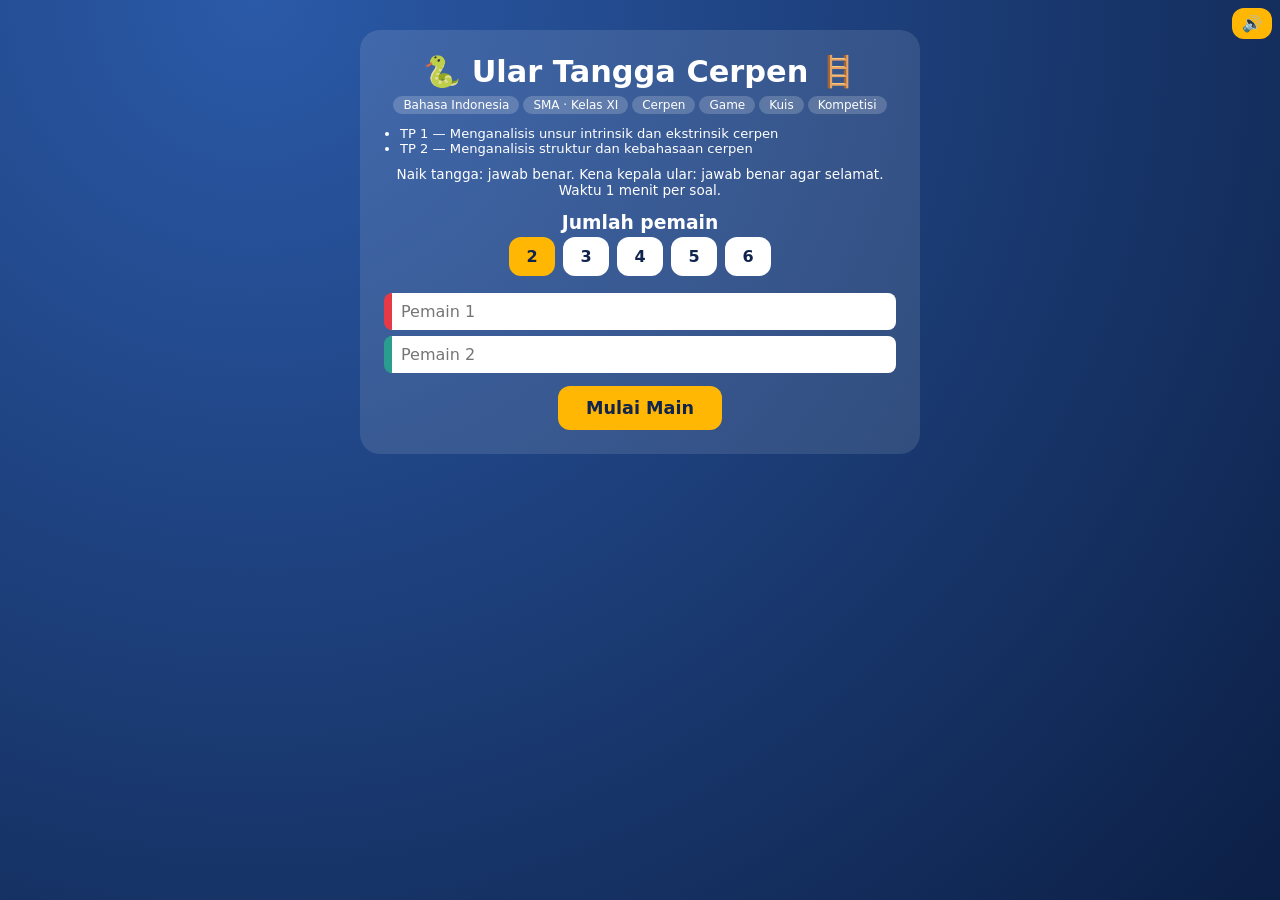
<file: media/cerpen/media1.html>
<!DOCTYPE html>
<html lang="id"><head><meta charset="UTF-8"><meta name="viewport" content="width=device-width,initial-scale=1">
<title>Ular Tangga Cerpen</title>
<style>
*{box-sizing:border-box;margin:0}
body{font-family:"Trebuchet MS",system-ui,sans-serif;background:radial-gradient(circle at 20% 0,#2b5aa8,#0c1f45);color:#fff;min-height:100vh;padding:10px}
button{font:inherit;cursor:pointer;border:0;border-radius:12px;padding:10px 16px;font-weight:700;background:#ffb703;color:#10244d;transition:transform .15s}
button:hover:not(:disabled){transform:scale(1.05)}button:disabled{opacity:.5;cursor:default}
button:focus-visible,input:focus-visible{outline:3px solid #fff}
#setup{max-width:560px;margin:20px auto;text-align:center;background:#ffffff1c;border-radius:20px;padding:24px}
#setup h1{font-size:1.9rem;margin-bottom:4px}
.tp{font-size:.82rem;text-align:left;margin:10px 0;padding-left:16px}
.badge{display:inline-block;background:#ffffff30;border-radius:20px;padding:2px 10px;font-size:.75rem;margin:2px}
#cnt button{margin:4px;width:46px;background:#fff}#cnt button.on{background:#ffb703}
#names{margin:10px 0}#names input{width:100%;margin:3px 0;padding:9px;border-radius:8px;border:0;font:inherit}
#game{display:none;flex-wrap:wrap;gap:14px;justify-content:center;max-width:1100px;margin:auto}
#bw{flex:1 1 560px;max-width:760px}
#board{position:relative;aspect-ratio:10/6;display:grid;grid-template:repeat(6,1fr)/repeat(10,1fr);border:4px solid #ffb703;border-radius:10px;background:#fff}
.c{font-size:clamp(8px,1.3vw,13px);padding:2px 3px;color:#10244d;font-weight:700}
.a{background:#ffe8a3}.b{background:#bfe3d0}.f{background:#ffb703}
#ov,#pw{position:absolute;inset:0;width:100%;height:100%;pointer-events:none}
.p{position:absolute;width:4.2%;aspect-ratio:1;transform:translate(-50%,-50%);transition:left .25s,top .25s}
.p i{display:block;width:100%;height:100%;border-radius:50%;border:2px solid #fff;box-shadow:0 2px 5px #0007}
.p.hop i{animation:hop .28s}@keyframes hop{50%{transform:translateY(-80%)}}
#side{flex:1 1 240px;max-width:300px;background:#ffffff1c;border-radius:16px;padding:14px;text-align:center}
#dice{width:76px;height:76px;margin:8px auto;background:#fff;color:#10244d;border-radius:16px;font-size:2.6rem;font-weight:800;display:flex;align-items:center;justify-content:center;box-shadow:0 4px 0 #bbb}
#dice.shake{animation:sh .15s infinite}@keyframes sh{25%{transform:rotate(-12deg)}75%{transform:rotate(12deg)}}
#msg{min-height:44px;margin:8px 0;font-size:.9rem}
.pl{display:flex;align-items:center;gap:8px;padding:6px 8px;margin:4px 0;border-radius:10px;text-align:left}
.pl b{width:16px;height:16px;border-radius:50%;border:2px solid #fff}.pl span{margin-left:auto;font-weight:800}
.pl.cur{background:#ffb70055;outline:2px solid #ffb703}
#mute{position:fixed;top:8px;right:8px;z-index:9;padding:6px 10px}
#qm,#win{position:fixed;inset:0;background:#000b;display:none;align-items:center;justify-content:center;z-index:5;padding:10px}
#qm.on,#win.on{display:flex}
.card{background:#fff;color:#10244d;border-radius:18px;padding:20px;max-width:580px;width:100%;animation:pop .3s}@keyframes pop{from{transform:scale(.7);opacity:0}}
#qtag{font-weight:800;margin-bottom:6px}#qq{font-size:1.1rem;margin:8px 0}
#barw{height:10px;background:#dde;border-radius:6px;overflow:hidden}#bar{height:100%;width:100%;background:#2a9d8f;transition:width 1s linear}
#qo button{display:block;width:100%;text-align:left;margin:7px 0;background:#e8eefc}
#qo .good{background:#52b788;color:#fff}#qo .bad{background:#e63946;color:#fff}
.cf{position:fixed;top:-20px;width:10px;height:14px;animation:fall linear forwards;z-index:6}@keyframes fall{to{transform:translateY(110vh) rotate(720deg)}}
@media(prefers-reduced-motion:reduce){*{animation:none!important}}
</style></head><body>
<button id="mute" onclick="mute=!mute;this.textContent=mute?'🔇':'🔊'">🔊</button>
<div id="setup">
 <h1>🐍 Ular Tangga Cerpen 🪜</h1>
 <div id="badges"></div>
 <ul class="tp" id="tpl"></ul>
 <p style="font-size:.85rem">Naik tangga: jawab benar. Kena kepala ular: jawab benar agar selamat. Waktu 1 menit per soal.</p>
 <h3 style="margin-top:14px">Jumlah pemain</h3>
 <div id="cnt"></div><div id="names"></div>
 <button onclick="start()" style="font-size:1.1rem;padding:12px 28px">Mulai Main</button>
</div>
<div id="game">
 <div id="bw"><div id="board"><svg id="ov" viewBox="0 0 100 60"></svg><div id="pw"></div></div></div>
 <div id="side"><div id="dice">🎲</div><button id="roll" onclick="roll()">Lempar Dadu</button><div id="msg"></div><div id="plist"></div></div>
</div>
<div id="qm"><div class="card"><div id="qtag"></div><div id="barw"><div id="bar"></div></div><div style="text-align:right;font-size:.8rem">⏱ <span id="tm">60</span> detik</div><div id="qq"></div><div id="qo"></div></div></div>
<div id="win"><div class="card" style="text-align:center"><h2 style="font-size:2rem">🏆 Selamat!</h2><p id="wn" style="margin:12px 0;font-size:1.2rem"></p><button onclick="location.reload()">Main Lagi</button></div></div>
<script>
const INFO={id:"ular-tangga-cerpen",title:"Ular Tangga Cerpen",subject:"Bahasa Indonesia",chapter:"Cerpen",
tp:["TP 1 — Menganalisis unsur intrinsik dan ekstrinsik cerpen","TP 2 — Menganalisis struktur dan kebahasaan cerpen"],
level:"SMA · Kelas XI",type:["Game","Kuis","Kompetisi"],
description:"Permainan ular tangga 60 kotak untuk 2–6 pemain dengan soal cerpen: unsur intrinsik, ekstrinsik, struktur, dan kebahasaan.",
path:"media/bahasa-indonesia/cerpen/media1.html",thumbnail:"images/ular-tangga-cerpen.jpg",color:"navy",icon:"book"};
const LAD={2:21,7:29,15:36,24:43,32:51,40:56,45:58},SNK={59:38,54:34,49:27,46:25,37:17,30:10,19:4};
const COL=['#e63946','#2a9d8f','#3a86ff','#8338ec','#fb5607','#06d6a0'],SC=['#d62828','#2a9d8f','#7b2cbf','#f77f00','#06a77d','#c9184a','#3a86ff'];
// [soal, jawaban benar, pengecoh1, pengecoh2, pengecoh3]
const BANK=[
["Unsur yang membangun cerpen dari dalam disebut…","Unsur intrinsik","Unsur ekstrinsik","Unsur kebahasaan","Unsur historis"],
["Unsur yang berada di luar karya tetapi memengaruhi cerpen disebut…","Unsur ekstrinsik","Unsur intrinsik","Unsur struktural","Unsur diksi"],
["Rangkaian peristiwa dalam cerpen disebut…","Alur","Tema","Latar","Amanat"],
["Alur yang menceritakan peristiwa secara berurutan dari awal sampai akhir adalah…","Alur maju","Alur mundur","Alur campuran","Alur statis"],
["Cerita yang dimulai dari akhir lalu kembali ke masa lalu memakai alur…","Alur mundur","Alur maju","Alur lurus","Alur datar"],
["Gabungan alur maju dan alur mundur disebut…","Alur campuran","Alur lurus","Alur linear","Alur tunggal"],
["Teknik sorot balik (kilas balik) disebut juga…","Flashback","Foreshadowing","Klimaks","Antiklimaks"],
["Penggunaan kata \"aku\" sebagai pelaku utama menunjukkan sudut pandang…","Orang pertama pelaku utama","Orang ketiga serba tahu","Orang ketiga terbatas","Orang kedua"],
["Narator memakai \"ia/dia\" dan mengetahui isi hati semua tokoh. Sudut pandangnya…","Orang ketiga serba tahu","Orang pertama pelaku utama","Orang pertama pelaku sampingan","Orang ketiga pengamat"],
["Tokoh yang wataknya tidak berubah dari awal hingga akhir disebut tokoh…","Statis","Dinamis","Antagonis","Tritagonis"],
["Tokoh yang wataknya berkembang selama cerita disebut tokoh…","Dinamis","Statis","Figuran","Datar"],
["Tokoh penentang tokoh utama disebut…","Antagonis","Protagonis","Tritagonis","Figuran"],
["Tokoh utama yang menjadi pusat cerita dan disimpati pembaca disebut…","Protagonis","Antagonis","Tritagonis","Figuran"],
["Tokoh penengah antara protagonis dan antagonis disebut…","Tritagonis","Protagonis","Antagonis","Figuran"],
["Pengarang menjelaskan watak tokoh secara langsung. Metode ini disebut…","Analitik","Dramatik","Kronologis","Retrospektif"],
["Watak tokoh digambarkan lewat dialog, tindakan, dan pikirannya. Metode ini disebut…","Dramatik","Analitik","Deskriptif","Naratif"],
["Latar dalam cerpen mencakup…","Tempat, waktu, dan suasana","Tokoh, alur, dan tema","Judul, tema, dan amanat","Pengarang, pembaca, penerbit"],
["Kata \"mencekam\" dan \"haru\" menggambarkan latar…","Suasana","Tempat","Waktu","Sosial"],
["Latar yang berkaitan dengan adat, kebiasaan, dan status sosial tokoh adalah latar…","Sosial","Tempat","Waktu","Fisik"],
["Gagasan pokok yang mendasari sebuah cerita disebut…","Tema","Amanat","Latar","Sinopsis"],
["Pesan moral yang ingin disampaikan pengarang disebut…","Amanat","Tema","Konflik","Alur"],
["Amanat tersirat berarti pesan itu…","Disimpulkan sendiri oleh pembaca","Ditulis langsung oleh pengarang","Selalu ada di judul","Tidak ada dalam cerita"],
["Pertentangan di dalam diri tokoh disebut konflik…","Batin","Sosial","Fisik","Alam"],
["Puncak ketegangan dalam sebuah cerita disebut…","Klimaks","Orientasi","Koda","Abstrak"],
["Bagian cerpen yang memperkenalkan tokoh, latar, dan awal cerita adalah…","Orientasi","Komplikasi","Resolusi","Koda"],
["Bagian cerpen tempat munculnya masalah atau konflik adalah…","Komplikasi","Orientasi","Koda","Abstrak"],
["Bagian cerpen yang berisi penyelesaian masalah adalah…","Resolusi","Evaluasi","Abstrak","Orientasi"],
["Bagian cerpen berupa ringkasan atau gambaran awal cerita (opsional) adalah…","Abstrak","Koda","Evaluasi","Resolusi"],
["Bagian akhir cerpen yang berisi komentar atau nilai dari cerita disebut…","Koda","Abstrak","Orientasi","Komplikasi"],
["Urutan struktur cerpen yang benar adalah…","Abstrak, orientasi, komplikasi, evaluasi, resolusi, koda","Orientasi, abstrak, resolusi, komplikasi, koda, evaluasi","Koda, orientasi, komplikasi, abstrak, resolusi, evaluasi","Abstrak, komplikasi, orientasi, koda, evaluasi, resolusi"],
["Latar belakang kehidupan pengarang termasuk unsur…","Ekstrinsik","Intrinsik","Kebahasaan","Struktural"],
["Nilai budaya, agama, politik, dan ekonomi masyarakat dalam cerpen termasuk unsur…","Ekstrinsik","Intrinsik","Alur","Latar"],
["Ciri khas cerpen adalah…","Singkat, dapat dibaca sekali duduk, dan fokus pada satu konflik","Panjang dengan banyak konflik berlapis","Tersusun dalam bait dan larik","Berisi fakta ilmiah"],
["\"Angin berbisik di telinga Sari.\" Kalimat tersebut memakai majas…","Personifikasi","Hiperbola","Simile","Ironi"],
["\"Tangisnya membanjiri seisi rumah.\" Majas yang digunakan adalah…","Hiperbola","Metafora","Simile","Litotes"],
["Majas yang membandingkan dua hal dengan kata \"seperti\" atau \"bagai\" adalah…","Simile","Metafora","Personifikasi","Sinekdoke"],
["Pilihan kata yang tepat oleh pengarang untuk membangun cerita disebut…","Diksi","Sinopsis","Orientasi","Parafrasa"],
["Kata \"kemudian\", \"setelah itu\", dan \"akhirnya\" termasuk konjungsi…","Temporal (waktu)","Kausalitas (sebab)","Konsesif","Pertentangan"],
["Kalimat langsung dalam dialog cerpen ditandai dengan…","Tanda petik","Tanda kurung","Garis miring","Tanda hubung"],
["Ungkapan \"keras kepala\" bermakna…","Tidak mau menurut nasihat","Kepalanya terbuat dari besi","Sangat pandai","Mudah marah"],
["Ringkasan singkat isi sebuah cerita disebut…","Sinopsis","Resolusi","Diksi","Orientasi"],
["Cerpen \"Robohnya Surau Kami\" adalah karya…","A.A. Navis","Chairil Anwar","Sapardi Djoko Damono","W.S. Rendra"],
["Cerpen \"Sepotong Senja untuk Pacarku\" adalah karya…","Seno Gumira Ajidarma","A.A. Navis","Ahmad Tohari","Hamka"],
["Kalimat yang banyak dipakai untuk menggambarkan tindakan tokoh dalam cerpen memakai kata kerja…","Material (tindakan)","Mental saja","Relasional saja","Pasif saja"]
];
const $=id=>document.getElementById(id),sleep=ms=>new Promise(r=>setTimeout(r,ms)),rnd=n=>Math.floor(Math.random()*n);
let mute=false,ac,N=2,players=[],cur=0,busy=false,used=new Set();
function tone(f,d,ty='sine',at=0,v=.15,f2){if(mute)return;ac=ac||new(window.AudioContext||webkitAudioContext)();const o=ac.createOscillator(),g=ac.createGain(),t=ac.currentTime+at;o.type=ty;o.frequency.setValueAtTime(f,t);if(f2)o.frequency.exponentialRampToValueAtTime(f2,t+d);g.gain.setValueAtTime(v,t);g.gain.exponentialRampToValueAtTime(.001,t+d);o.connect(g);g.connect(ac.destination);o.start(t);o.stop(t+d)}
const SFX={step:()=>tone(520+Math.random()*90,.08,'square',0,.05),dice:()=>tone(180+Math.random()*300,.05,'triangle',0,.1),
ok:()=>[523,659,784,1047].forEach((f,i)=>tone(f,.18,'sine',i*.1)),bad:()=>tone(240,.5,'sawtooth',0,.1,80),
up:()=>tone(300,1,'triangle',0,.15,1300),down:()=>tone(1000,1,'sawtooth',0,.09,110),tick:()=>tone(900,.06,'square',0,.05),
win:()=>[523,659,784,1047,784,1047,1319].forEach((f,i)=>tone(f,.25,'triangle',i*.14))};
// setup
$('badges').innerHTML=[INFO.subject,INFO.level,INFO.chapter,...INFO.type].map(t=>`<span class="badge">${t}</span>`).join('');
$('tpl').innerHTML=INFO.tp.map(t=>`<li>${t}</li>`).join('');
function setN(n){N=n;[...$('cnt').children].forEach((b,i)=>b.classList.toggle('on',i+2==n));$('names').innerHTML=Array.from({length:n},(_,i)=>`<input maxlength="14" placeholder="Pemain ${i+1}" aria-label="Nama pemain ${i+1}" style="border-left:8px solid ${COL[i]}">`).join('')}
for(let i=2;i<=6;i++){const b=document.createElement('button');b.textContent=i;b.onclick=()=>setN(i);$('cnt').append(b)}setN(2);
function xy(n){n=Math.max(1,n);const r=Math.floor((n-1)/10);let c=(n-1)%10;if(r%2)c=9-c;return[c*10+5,(5-r)*10+5]}
function build(){let h='';for(let vr=0;vr<6;vr++){const br=5-vr;for(let c=0;c<10;c++){const n=br*10+(br%2?10-c:c+1);h+=`<div class="c ${n==60?'f':(vr+c)%2?'a':'b'}">${n==60?'🏁 60':n==1?'START 1':n}</div>`}}
$('board').insertAdjacentHTML('afterbegin',h);let s='';
for(const a in LAD){const[x1,y1]=xy(+a),[x2,y2]=xy(LAD[a]),dx=x2-x1,dy=y2-y1,L=Math.hypot(dx,dy),nx=-dy/L*1.3,ny=dx/L*1.3;
s+=`<g stroke="#8d5a2b" stroke-linecap="round"><line x1="${x1+nx}" y1="${y1+ny}" x2="${x2+nx}" y2="${y2+ny}" stroke-width="1"/><line x1="${x1-nx}" y1="${y1-ny}" x2="${x2-nx}" y2="${y2-ny}" stroke-width="1"/>`;
for(let t=1.5;t<L;t+=3.2){const px=x1+dx*t/L,py=y1+dy*t/L;s+=`<line x1="${px+nx}" y1="${py+ny}" x2="${px-nx}" y2="${py-ny}" stroke-width=".7"/>`}s+='</g>'}
let k=0;for(const h of Object.keys(SNK)){const[x1,y1]=xy(+h),[x2,y2]=xy(SNK[h]),dx=x2-x1,dy=y2-y1,L=Math.hypot(dx,dy),nx=-dy/L*6,ny=dx/L*6,c=SC[k++%7];
const d=`M${x1} ${y1}C${x1+dx/3+nx} ${y1+dy/3+ny},${x1+2*dx/3-nx} ${y1+2*dy/3-ny},${x2} ${y2}`;
s+=`<path d="${d}" fill="none" stroke="${c}" stroke-width="2.2" stroke-linecap="round" opacity=".9"/><path d="${d}" fill="none" stroke="#fff" stroke-width=".5" stroke-dasharray="1 2" opacity=".6"/><circle cx="${x1}" cy="${y1}" r="2.1" fill="${c}"/><circle cx="${x1-.8}" cy="${y1-.6}" r=".5" fill="#fff"/><circle cx="${x1+.8}" cy="${y1-.6}" r=".5" fill="#fff"/>`}
$('ov').innerHTML=s}
function place(){players.forEach(p=>{const same=players.filter(q=>Math.max(1,q.pos)==Math.max(1,p.pos)),i=same.indexOf(p),n=same.length,[x,y]=xy(p.pos),ox=n>1?(i%3-1)*2.4:0,oy=n>1?(Math.floor(i/3)-.5)*3.2:0;p.el.style.left=(x+ox)+'%';p.el.style.top=((y+oy)/60*100)+'%'});ui()}
function ui(){$('plist').innerHTML=players.map((p,i)=>`<div class="pl ${i==cur?'cur':''}"><b style="background:${p.col}"></b>${p.name}<span>${p.pos}</span></div>`).join('')}
function msg(t){$('msg').textContent=t}
function start(){ac=ac||new(window.AudioContext||webkitAudioContext)();const ins=[...$('names').children];
players=ins.map((e,i)=>({name:e.value.trim()||'Pemain '+(i+1),pos:0,col:COL[i]}));
$('setup').style.display='none';$('game').style.display='flex';build();
players.forEach(p=>{p.el=document.createElement('div');p.el.className='p';p.el.innerHTML=`<i style="background:${p.col}"></i>`;$('pw').append(p.el)});
place();msg('Giliran '+players[0].name+'. Lempar dadu!')}
async function roll(){if(busy)return;busy=true;$('roll').disabled=true;const p=players[cur];$('dice').classList.add('shake');
for(let i=0;i<10;i++){$('dice').textContent=1+rnd(6);SFX.dice();await sleep(70)}
$('dice').classList.remove('shake');const d=1+rnd(6);$('dice').textContent=d;msg(p.name+' mendapat angka '+d);await sleep(500);
const t=p.pos+d,path=[];for(let k=p.pos+1;k<=Math.min(t,60);k++)path.push(k);
if(t>60){for(let k=59;k>=120-t;k--)path.push(k);msg('Dadu berlebih! '+p.name+' mundur dari kotak 60.')}
for(const k of path){p.pos=k;p.el.classList.remove('hop');void p.el.offsetWidth;p.el.classList.add('hop');SFX.step();place();await sleep(290)}
if(p.pos==60){win(p);return}
const up=LAD[p.pos],dn=SNK[p.pos];
if(up||dn){const ok=await ask(p,!!up);
 if(up&&ok){msg('Benar! '+p.name+' naik tangga ke kotak '+up+' 🪜');await slide(p,up,'up')}
 else if(up){msg('Belum tepat. '+p.name+' tetap di kotak '+p.pos)}
 else if(!ok){msg('Salah! '+p.name+' digigit ular turun ke kotak '+dn+' 🐍');await slide(p,dn,'down')}
 else msg('Benar! '+p.name+' selamat dari ular 🎉')
 await sleep(900)}
cur=(cur+1)%N;ui();msg('Giliran '+players[cur].name+'. Lempar dadu!');busy=false;$('roll').disabled=false}
async function slide(p,to,ty){SFX[ty]();p.el.style.transitionDuration='1.2s';p.pos=to;place();await sleep(1300);p.el.style.transitionDuration=''}
function ask(p,isUp){return new Promise(res=>{let pool=BANK.map((_,i)=>i).filter(i=>!used.has(i));if(!pool.length){used.clear();pool=BANK.map((_,i)=>i)}
const qi=pool[rnd(pool.length)];used.add(qi);const b=BANK[qi],opts=b.slice(1).map((t,i)=>({t,ok:!i}));
for(let i=3;i>0;i--){const j=rnd(i+1);[opts[i],opts[j]]=[opts[j],opts[i]]}
$('qtag').innerHTML=`<span style="color:${p.col}">●</span> ${p.name}: ${isUp?'🪜 Jawab benar untuk naik tangga!':'🐍 Jawab benar agar lolos dari ular!'}`;
$('qq').textContent=b[0];$('qo').innerHTML='';let left=60,fin=false;$('tm').textContent=60;$('bar').style.transition='none';$('bar').style.width='100%';$('bar').style.background='#2a9d8f';
const bts=opts.map((o,i)=>{const bt=document.createElement('button');bt.textContent='ABCD'[i]+'. '+o.t;bt.onclick=()=>done(o.ok,bt);$('qo').append(bt);return bt});
$('qm').classList.add('on');setTimeout(()=>$('bar').style.transition='width 1s linear',50);
const iv=setInterval(()=>{left--;$('tm').textContent=left;$('bar').style.width=left/60*100+'%';if(left<=10){$('bar').style.background='#e63946';SFX.tick()}if(left<=0)done(false)},1000);
async function done(ok,bt){if(fin)return;fin=true;clearInterval(iv);bts.forEach((x,i)=>{x.disabled=true;if(opts[i].ok)x.classList.add('good')});if(bt&&!ok)bt.classList.add('bad');
if(bt===undefined)$('qq').textContent='⏰ Waktu habis! '+b[0];ok?SFX.ok():SFX.bad();await sleep(1700);$('qm').classList.remove('on');res(ok)}})}
function win(p){SFX.win();$('wn').textContent=p.name+' sampai di kotak finish!';$('win').classList.add('on');
for(let i=0;i<60;i++){const c=document.createElement('span');c.className='cf';c.style.cssText=`left:${rnd(100)}%;background:${COL[rnd(6)]};animation-duration:${2+Math.random()*3}s;animation-delay:${Math.random()*2}s`;document.body.append(c)}}
</script></body></html>
</file>
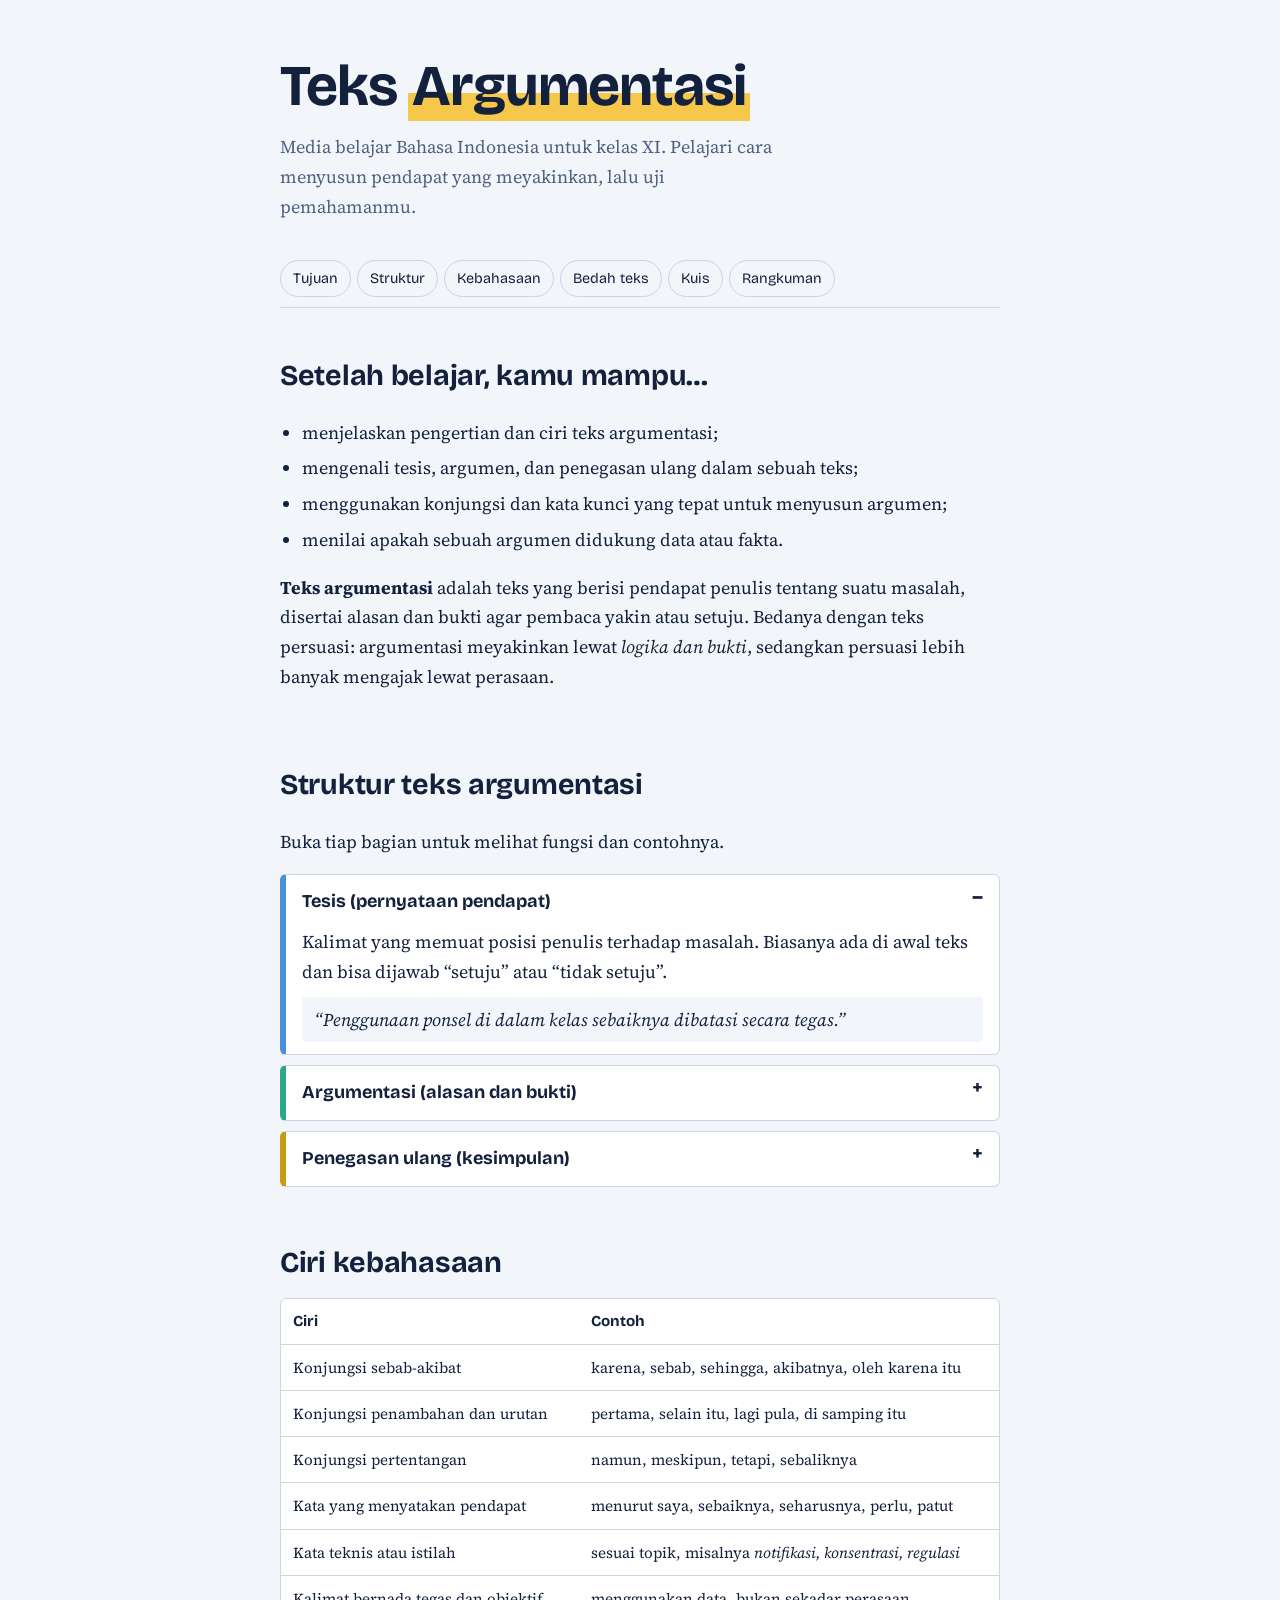
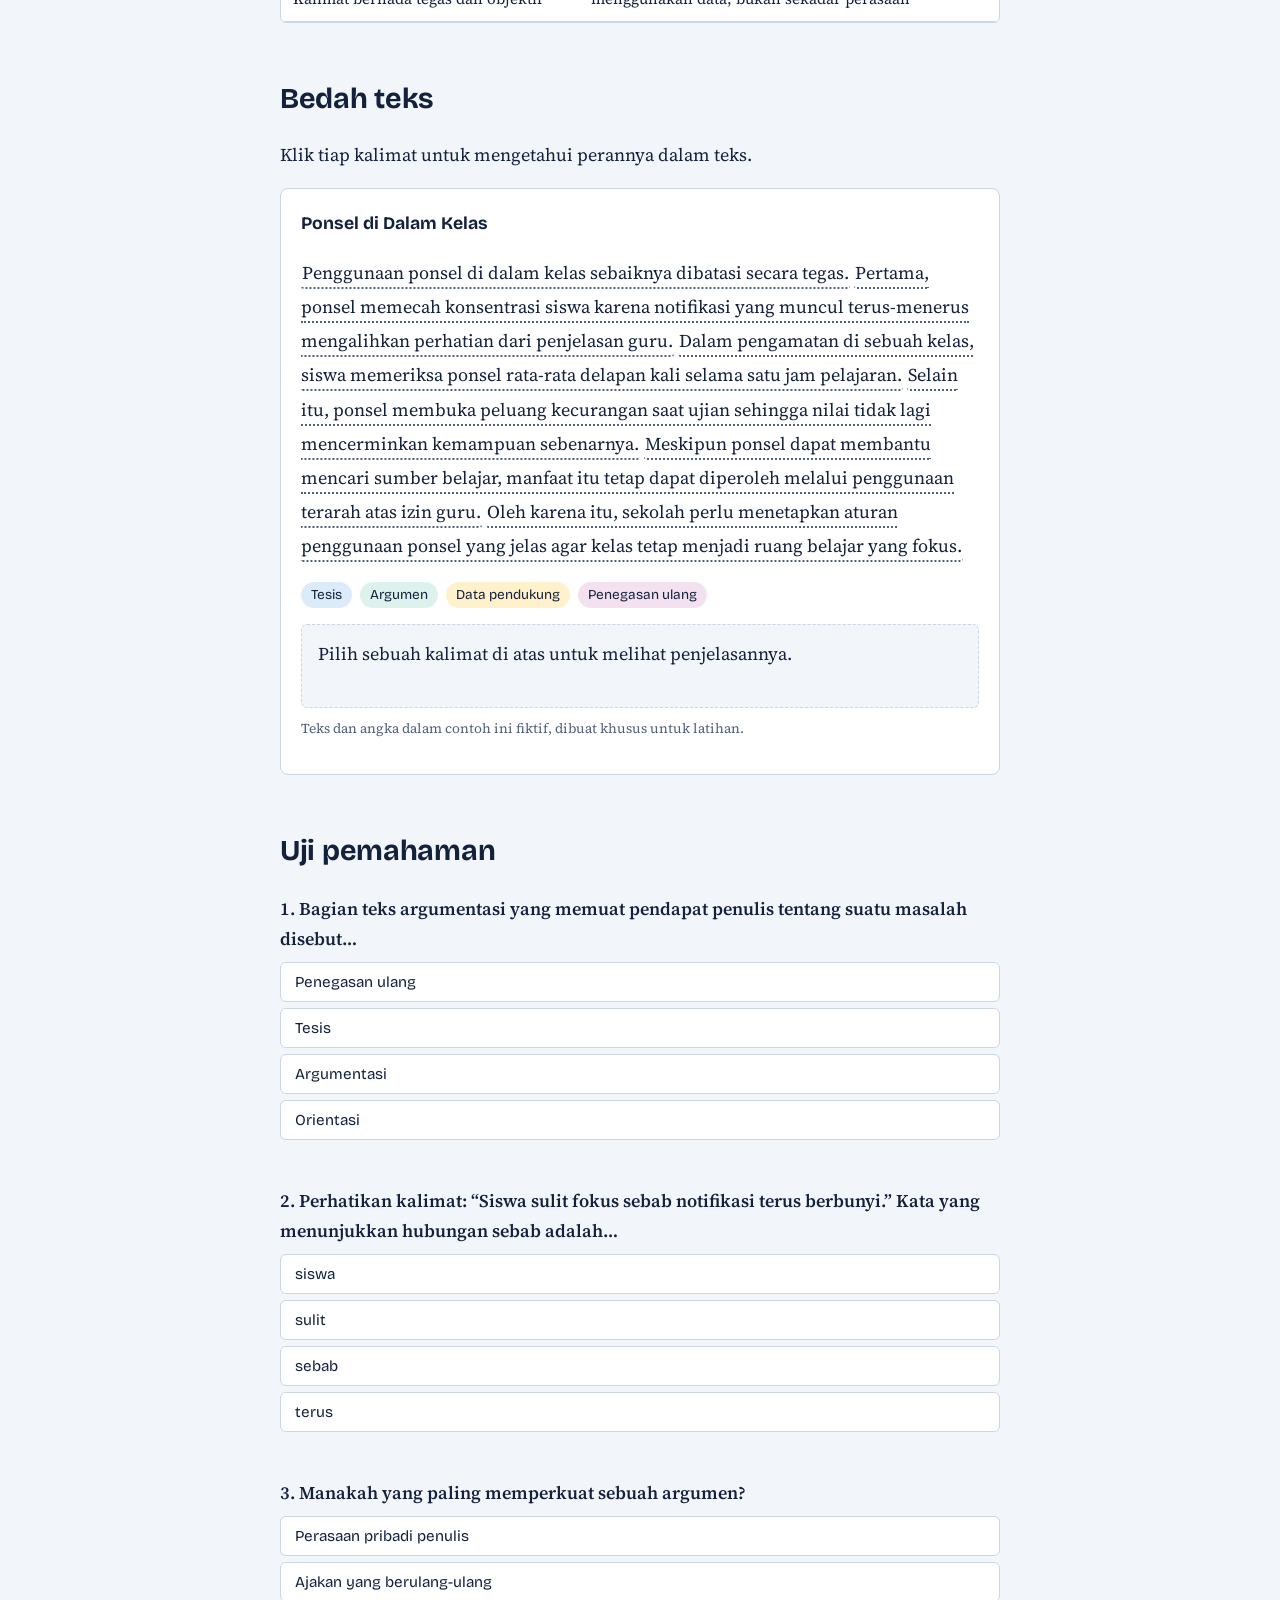
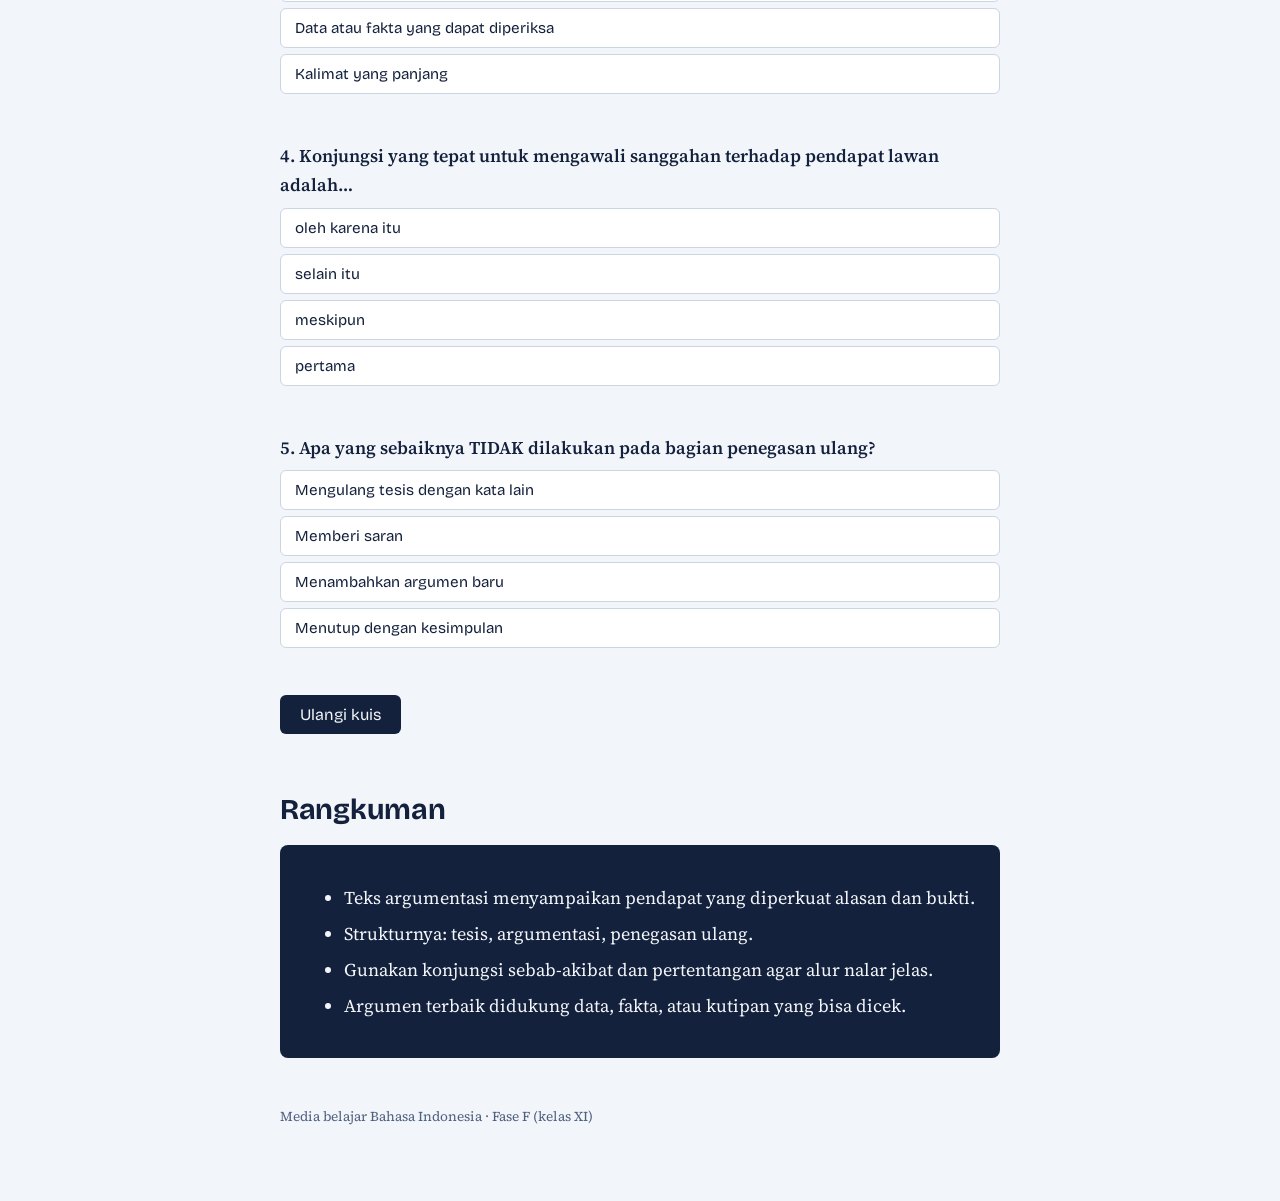
<file: media/bahasa indonesia/teks-argumentasi/Teks Argumentasi1.html>
<!DOCTYPE html>
<html lang="id">
<head>
<meta charset="utf-8">
<meta name="viewport" content="width=device-width, initial-scale=1, viewport-fit=cover">
<title>Teks Argumentasi – Media Belajar Kelas XI</title>
<link rel="stylesheet" href="https://fonts.googleapis.com/css2?family=Bricolage+Grotesque:wght@500;700&family=Source+Serif+4:wght@400;600&display=swap">
<style>
:root{--bg:#F2F5F9;--surface:#FFFFFF;--ink:#14213D;--muted:#506080;--line:#CBD5E3;--teal:#0B7A7C;--mark:#F5C84C;--markink:#3A2D00;--ok:#1E7A46;--bad:#B3322E;
--tesis:#DCEBFA;--arg:#DDF2EC;--data:#FFF1CC;--tegas:#F3E1F0;
box-sizing:border-box;padding-top:env(safe-area-inset-top,0px);padding-bottom:env(safe-area-inset-bottom,0px)}
@media(prefers-color-scheme:dark){:root:not([data-theme="light"]){--bg:#0F1626;--surface:#18223A;--ink:#E8EDF7;--muted:#9AA9C6;--line:#2C3957;--teal:#4FC3C5;--mark:#F5C84C;--markink:#2A2100;--ok:#6FD39A;--bad:#FF8A84;
--tesis:#1E3556;--arg:#17403A;--data:#4A3F14;--tegas:#4A2B47}}
:root[data-theme="dark"]{--bg:#0F1626;--surface:#18223A;--ink:#E8EDF7;--muted:#9AA9C6;--line:#2C3957;--teal:#4FC3C5;--mark:#F5C84C;--markink:#2A2100;--ok:#6FD39A;--bad:#FF8A84;--tesis:#1E3556;--arg:#17403A;--data:#4A3F14;--tegas:#4A2B47}
html{scroll-padding-top:env(safe-area-inset-top,0px);scroll-behavior:smooth}
*{box-sizing:border-box}
body{margin:0;background:var(--bg);color:var(--ink);font-family:"Source Serif 4",Georgia,serif;font-size:18px;line-height:1.65}
h1,h2,h3,button,nav a{font-family:"Bricolage Grotesque","Segoe UI",system-ui,sans-serif}
main{max-width:760px;margin:0 auto;padding:0 20px 64px}
header{padding:56px 0 28px}
h1{font-size:clamp(2.2rem,7vw,3.6rem);line-height:1.05;margin:0 0 16px;letter-spacing:-.02em}
h1 span{background:linear-gradient(transparent 60%,var(--mark) 60%);color:var(--ink);padding:0 4px}
header p{color:var(--muted);max-width:56ch;margin:0}
nav{position:sticky;top:env(safe-area-inset-top,0px);background:var(--bg);display:flex;gap:6px;overflow-x:auto;padding:10px 0;border-bottom:1px solid var(--line);z-index:5}
nav a{white-space:nowrap;color:var(--ink);text-decoration:none;font-size:.9rem;padding:6px 12px;border-radius:99px;border:1px solid var(--line)}
nav a:hover,nav a:focus-visible{background:var(--ink);color:var(--bg)}
section{padding:44px 0 8px}
h2{font-size:1.8rem;margin:0 0 12px;letter-spacing:-.01em}
h3{font-size:1.1rem;margin:0 0 4px}
.goals{padding-left:1.2em}
.goals li{margin-bottom:6px}
.stages{display:grid;gap:10px;margin-top:16px}
details{background:var(--surface);border:1px solid var(--line);border-left:6px solid var(--c);border-radius:6px;padding:12px 16px}
summary{cursor:pointer;font-family:"Bricolage Grotesque",sans-serif;font-weight:700;list-style:none}
summary::-webkit-details-marker{display:none}
summary::after{content:"+";float:right;font-size:1.3rem;line-height:1}
details[open] summary::after{content:"–"}
details p{margin:10px 0 0}
.ex{background:var(--bg);padding:8px 12px;border-radius:4px;font-style:italic;margin-top:10px}
table{width:100%;border-collapse:collapse;background:var(--surface);font-size:.95rem}
th,td{text-align:left;padding:10px 12px;border-bottom:1px solid var(--line);vertical-align:top}
th{font-family:"Bricolage Grotesque",sans-serif}
.wrap{overflow-x:auto;border:1px solid var(--line);border-radius:6px;margin-top:12px}
.lab{background:var(--surface);border:1px solid var(--line);border-radius:8px;padding:20px;margin-top:14px}
.lab h3{margin-bottom:8px}
.text-body{line-height:1.9}
.s{cursor:pointer;border-radius:3px;padding:2px 1px;border-bottom:2px dotted var(--muted);transition:background .2s}
.s:hover,.s:focus-visible{background:var(--mark);color:var(--markink);outline:none}
.s.on{border-bottom:2px solid transparent;color:var(--ink)}
.s.on.tesis{background:var(--tesis)}.s.on.arg{background:var(--arg)}.s.on.data{background:var(--data)}.s.on.tegas{background:var(--tegas)}
.info{margin-top:16px;padding:14px 16px;border-radius:6px;background:var(--bg);border:1px dashed var(--line);min-height:84px}
.info b{font-family:"Bricolage Grotesque",sans-serif}
.legend{display:flex;flex-wrap:wrap;gap:8px;margin-top:14px;font-size:.85rem;font-family:"Bricolage Grotesque",sans-serif}
.legend i{padding:2px 10px;border-radius:99px;font-style:normal;color:var(--ink)}
.note{font-size:.85rem;color:var(--muted);margin-top:10px}
.q{margin:20px 0}
.q p{margin:0 0 8px;font-weight:600}
.opt{display:block;width:100%;text-align:left;background:var(--surface);color:var(--ink);border:1px solid var(--line);border-radius:6px;padding:10px 14px;margin-bottom:6px;font-size:.95rem;cursor:pointer}
.opt:hover:not(:disabled){border-color:var(--teal)}
.opt:focus-visible,button:focus-visible,summary:focus-visible,a:focus-visible{outline:3px solid var(--teal);outline-offset:2px}
.opt.right{border-color:var(--ok);background:color-mix(in srgb,var(--ok) 15%,var(--surface))}
.opt.wrong{border-color:var(--bad);background:color-mix(in srgb,var(--bad) 15%,var(--surface))}
.fb{font-size:.92rem;color:var(--muted);margin:4px 0 0;min-height:1.4em}
.btn{background:var(--ink);color:var(--bg);border:0;border-radius:6px;padding:10px 20px;font-size:1rem;cursor:pointer}
#score{font-family:"Bricolage Grotesque",sans-serif;font-size:1.2rem;margin-left:12px}
.sum{background:var(--ink);color:var(--bg);border-radius:8px;padding:20px 24px;margin-top:12px}
.sum li{margin-bottom:6px}
footer{margin-top:48px;color:var(--muted);font-size:.85rem}
@media(prefers-reduced-motion:reduce){*{transition:none!important;scroll-behavior:auto!important}}
</style>
</head>
<body>
<main>
<header>
<h1>Teks <span>Argumentasi</span></h1>
<p>Media belajar Bahasa Indonesia untuk kelas XI. Pelajari cara menyusun pendapat yang meyakinkan, lalu uji pemahamanmu.</p>
</header>
<nav aria-label="Navigasi materi">
<a href="#tujuan">Tujuan</a><a href="#struktur">Struktur</a><a href="#bahasa">Kebahasaan</a><a href="#bedah">Bedah teks</a><a href="#kuis">Kuis</a><a href="#rangkuman">Rangkuman</a>
</nav>

<section id="tujuan">
<h2>Setelah belajar, kamu mampu…</h2>
<ul class="goals">
<li>menjelaskan pengertian dan ciri teks argumentasi;</li>
<li>mengenali tesis, argumen, dan penegasan ulang dalam sebuah teks;</li>
<li>menggunakan konjungsi dan kata kunci yang tepat untuk menyusun argumen;</li>
<li>menilai apakah sebuah argumen didukung data atau fakta.</li>
</ul>
<p><b>Teks argumentasi</b> adalah teks yang berisi pendapat penulis tentang suatu masalah, disertai alasan dan bukti agar pembaca yakin atau setuju. Bedanya dengan teks persuasi: argumentasi meyakinkan lewat <em>logika dan bukti</em>, sedangkan persuasi lebih banyak mengajak lewat perasaan.</p>
</section>

<section id="struktur">
<h2>Struktur teks argumentasi</h2>
<p>Buka tiap bagian untuk melihat fungsi dan contohnya.</p>
<div class="stages">
<details style="--c:#4A90D9" open>
<summary>Tesis (pernyataan pendapat)</summary>
<p>Kalimat yang memuat posisi penulis terhadap masalah. Biasanya ada di awal teks dan bisa dijawab “setuju” atau “tidak setuju”.</p>
<div class="ex">“Penggunaan ponsel di dalam kelas sebaiknya dibatasi secara tegas.”</div>
</details>
<details style="--c:#2BA88A">
<summary>Argumentasi (alasan dan bukti)</summary>
<p>Rangkaian alasan yang mendukung tesis. Argumen yang kuat diperkuat fakta, data, kutipan ahli, atau contoh nyata. Satu paragraf sebaiknya memuat satu gagasan utama.</p>
<div class="ex">“Pertama, ponsel memecah konsentrasi siswa karena notifikasi terus mengalihkan perhatian.”</div>
</details>
<details style="--c:#C99A12">
<summary>Penegasan ulang (kesimpulan)</summary>
<p>Penulis menegaskan kembali tesis dengan kata-kata berbeda, sering disertai saran atau ajakan. Jangan menambahkan argumen baru di bagian ini.</p>
<div class="ex">“Oleh karena itu, sekolah perlu menetapkan aturan yang jelas agar kelas tetap fokus.”</div>
</details>
</div>
</section>

<section id="bahasa">
<h2>Ciri kebahasaan</h2>
<div class="wrap"><table>
<tr><th>Ciri</th><th>Contoh</th></tr>
<tr><td>Konjungsi sebab-akibat</td><td>karena, sebab, sehingga, akibatnya, oleh karena itu</td></tr>
<tr><td>Konjungsi penambahan dan urutan</td><td>pertama, selain itu, lagi pula, di samping itu</td></tr>
<tr><td>Konjungsi pertentangan</td><td>namun, meskipun, tetapi, sebaliknya</td></tr>
<tr><td>Kata yang menyatakan pendapat</td><td>menurut saya, sebaiknya, seharusnya, perlu, patut</td></tr>
<tr><td>Kata teknis atau istilah</td><td>sesuai topik, misalnya <em>notifikasi, konsentrasi, regulasi</em></td></tr>
<tr><td>Kalimat bernada tegas dan objektif</td><td>menggunakan data, bukan sekadar perasaan</td></tr>
</table></div>
</section>

<section id="bedah">
<h2>Bedah teks</h2>
<p>Klik tiap kalimat untuk mengetahui perannya dalam teks.</p>
<div class="lab">
<h3>Ponsel di Dalam Kelas</h3>
<p class="text-body" id="teks"></p>
<div class="legend">
<i style="background:var(--tesis)">Tesis</i><i style="background:var(--arg)">Argumen</i><i style="background:var(--data)">Data pendukung</i><i style="background:var(--tegas)">Penegasan ulang</i>
</div>
<div class="info" id="info" aria-live="polite">Pilih sebuah kalimat di atas untuk melihat penjelasannya.</div>
<p class="note">Teks dan angka dalam contoh ini fiktif, dibuat khusus untuk latihan.</p>
</div>
</section>

<section id="kuis">
<h2>Uji pemahaman</h2>
<div id="quiz"></div>
<button class="btn" id="reset">Ulangi kuis</button><span id="score" aria-live="polite"></span>
</section>

<section id="rangkuman">
<h2>Rangkuman</h2>
<div class="sum"><ul>
<li>Teks argumentasi menyampaikan pendapat yang diperkuat alasan dan bukti.</li>
<li>Strukturnya: tesis, argumentasi, penegasan ulang.</li>
<li>Gunakan konjungsi sebab-akibat dan pertentangan agar alur nalar jelas.</li>
<li>Argumen terbaik didukung data, fakta, atau kutipan yang bisa dicek.</li>
</ul></div>
<footer>Media belajar Bahasa Indonesia · Fase F (kelas XI)</footer>
</section>
</main>

<script>
var S=[
{t:"Penggunaan ponsel di dalam kelas sebaiknya dibatasi secara tegas.",r:"tesis",l:"Tesis",e:"Kalimat ini memuat posisi penulis. Kata “sebaiknya” menandai pendapat, bukan fakta."},
{t:"Pertama, ponsel memecah konsentrasi siswa karena notifikasi yang muncul terus-menerus mengalihkan perhatian dari penjelasan guru.",r:"arg",l:"Argumen 1",e:"Alasan pertama untuk mendukung tesis. Penanda “pertama” dan konjungsi “karena” menunjukkan hubungan sebab-akibat."},
{t:"Dalam pengamatan di sebuah kelas, siswa memeriksa ponsel rata-rata delapan kali selama satu jam pelajaran.",r:"data",l:"Data pendukung",e:"Angka konkret memperkuat argumen 1. Tanpa data, argumen hanya berupa dugaan."},
{t:"Selain itu, ponsel membuka peluang kecurangan saat ujian sehingga nilai tidak lagi mencerminkan kemampuan sebenarnya.",r:"arg",l:"Argumen 2",e:"Alasan kedua, diawali “selain itu”. Kata “sehingga” menyatakan akibat."},
{t:"Meskipun ponsel dapat membantu mencari sumber belajar, manfaat itu tetap dapat diperoleh melalui penggunaan terarah atas izin guru.",r:"arg",l:"Sanggahan",e:"Penulis mengakui pandangan lawan (“meskipun”), lalu menjawabnya. Cara ini membuat argumen lebih kuat."},
{t:"Oleh karena itu, sekolah perlu menetapkan aturan penggunaan ponsel yang jelas agar kelas tetap menjadi ruang belajar yang fokus.",r:"tegas",l:"Penegasan ulang",e:"Menegaskan kembali tesis dengan kata berbeda dan menutup dengan saran. Tidak ada argumen baru."}
];
var tk=document.getElementById("teks"),info=document.getElementById("info");
S.forEach(function(s,i){
 var sp=document.createElement("span");sp.className="s";sp.tabIndex=0;sp.setAttribute("role","button");sp.textContent=s.t;
 function pick(){
  document.querySelectorAll(".s").forEach(function(x){x.classList.remove("on","tesis","arg","data","tegas")});
  sp.classList.add("on",s.r);
  info.innerHTML="<b>"+s.l+"</b><br>"+s.e;
 }
 sp.addEventListener("click",pick);
 sp.addEventListener("keydown",function(e){if(e.key==="Enter"||e.key===" "){e.preventDefault();pick()}});
 tk.appendChild(sp);tk.appendChild(document.createTextNode(" "));
});

var Q=[
{q:"Bagian teks argumentasi yang memuat pendapat penulis tentang suatu masalah disebut…",o:["Penegasan ulang","Tesis","Argumentasi","Orientasi"],a:1,f:"Tesis adalah pernyataan posisi penulis, biasanya di awal teks."},
{q:"Perhatikan kalimat: “Siswa sulit fokus sebab notifikasi terus berbunyi.” Kata yang menunjukkan hubungan sebab adalah…",o:["siswa","sulit","sebab","terus"],a:2,f:"“Sebab” adalah konjungsi sebab-akibat."},
{q:"Manakah yang paling memperkuat sebuah argumen?",o:["Perasaan pribadi penulis","Ajakan yang berulang-ulang","Data atau fakta yang dapat diperiksa","Kalimat yang panjang"],a:2,f:"Teks argumentasi meyakinkan lewat bukti, bukan sekadar perasaan."},
{q:"Konjungsi yang tepat untuk mengawali sanggahan terhadap pendapat lawan adalah…",o:["oleh karena itu","selain itu","meskipun","pertama"],a:2,f:"“Meskipun” menyatakan pertentangan sehingga cocok untuk menyanggah."},
{q:"Apa yang sebaiknya TIDAK dilakukan pada bagian penegasan ulang?",o:["Mengulang tesis dengan kata lain","Memberi saran","Menambahkan argumen baru","Menutup dengan kesimpulan"],a:2,f:"Argumen baru tempatnya di bagian argumentasi, bukan di penutup."}
];
var qz=document.getElementById("quiz"),sc=document.getElementById("score"),done,right;
function build(){
 qz.innerHTML="";done=0;right=0;sc.textContent="";
 Q.forEach(function(it,qi){
  var d=document.createElement("div");d.className="q";
  var p=document.createElement("p");p.textContent=(qi+1)+". "+it.q;d.appendChild(p);
  var fb=document.createElement("p");fb.className="fb";
  var bs=[];
  it.o.forEach(function(o,oi){
   var b=document.createElement("button");b.className="opt";b.textContent=o;
   b.addEventListener("click",function(){
    bs.forEach(function(x){x.disabled=true});
    bs[it.a].classList.add("right");
    if(oi===it.a){right++;fb.textContent="Benar. "+it.f}else{b.classList.add("wrong");fb.textContent="Belum tepat. "+it.f}
    done++;
    if(done===Q.length){sc.textContent="Skor: "+right+" dari "+Q.length+(right===Q.length?" — sempurna!":right>=3?" — bagus, ulangi bagian yang masih keliru.":" — baca lagi materinya, lalu coba kembali.")}
   });
   bs.push(b);d.appendChild(b);
  });
  d.appendChild(fb);qz.appendChild(d);
 });
}
document.getElementById("reset").addEventListener("click",build);
build();
</script>
</body>
</html>
</file>
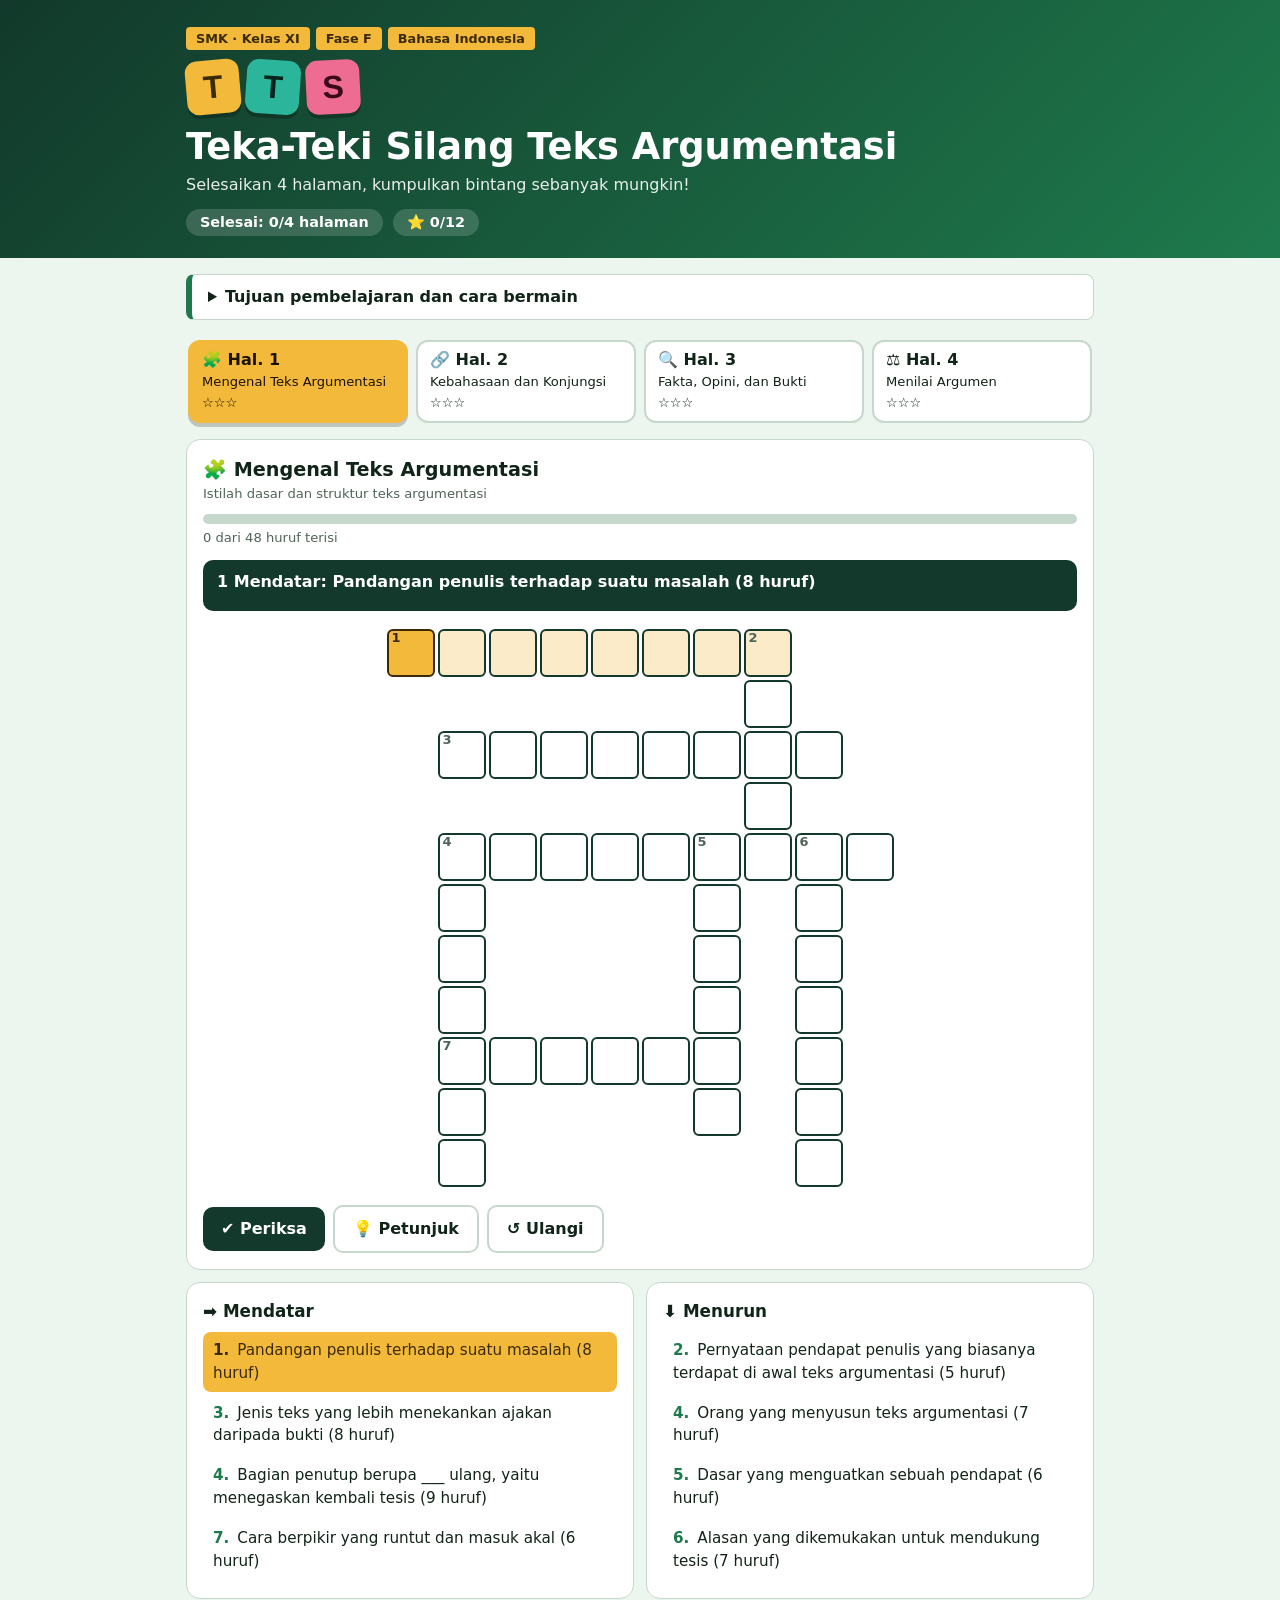
<file: media/bahasa indonesia/teks-argumentasi/TTS Teks Argumentasi.html>
<!DOCTYPE html>
<html lang="id">
<head>
<meta charset="utf-8">
<meta name="viewport" content="width=device-width, initial-scale=1">
<title>TTS Teks Argumentasi – Kelas XI</title>
<style>
:root{--bg:#EDF5EF;--sf:#fff;--ink:#102418;--mu:#4E6558;--ln:#C6D8CB;--cb:#12392B;--gd:#12392B;--g:#1E7A4C;--y:#F2B93B;--ya:#3B2A00;--bad:#C0392B;--ac:#F2B93B}
@media(prefers-color-scheme:dark){:root{--bg:#0C1A12;--sf:#15291E;--ink:#E6F2EA;--mu:#93AE9E;--ln:#2A4636;--cb:#5FCB93;--gd:#07110B;--g:#5FCB93;--bad:#FF8A84}}
*{box-sizing:border-box}
body{margin:0;background:var(--bg);color:var(--ink);font:16px/1.5 "Trebuchet MS","Segoe UI",system-ui,sans-serif}
.w{max-width:940px;margin:0 auto;padding:0 16px 40px}
header{background:linear-gradient(135deg,#12392B,#1E7A4C);color:#fff;padding:26px 0 22px;overflow:hidden}
header .w{padding-bottom:0}
.tag{display:inline-block;background:var(--y);color:var(--ya);border-radius:4px;padding:2px 10px;font-size:.8rem;font-weight:700;margin:0 6px 10px 0}
.logo i{display:inline-flex;align-items:center;justify-content:center;width:54px;height:54px;border-radius:12px;background:var(--y);color:var(--ya);font:900 2rem "Trebuchet MS",sans-serif;margin-right:6px;transform:rotate(-5deg);box-shadow:0 4px 0 rgba(0,0,0,.25)}
.logo i:nth-child(2){background:#2BB59A;color:#04241C;transform:rotate(4deg)}
.logo i:nth-child(3){background:#EE6C92;color:#3A0A1B;transform:rotate(-3deg)}
h1{margin:12px 0 4px;font-size:clamp(1.5rem,5vw,2.3rem);line-height:1.15}
header p{margin:0;opacity:.9}
.st{display:flex;gap:10px;margin-top:12px;flex-wrap:wrap}
.st span{background:rgba(255,255,255,.16);border-radius:99px;padding:3px 14px;font-weight:700;font-size:.9rem}
details{background:var(--sf);border:1px solid var(--ln);border-left:6px solid var(--g);border-radius:8px;padding:10px 16px;margin-top:16px}
summary{cursor:pointer;font-weight:700}
details ol{margin:6px 0;padding-left:1.3em}
.note{font-size:.82rem;color:var(--mu)}
.pages{display:flex;gap:8px;overflow-x:auto;margin:16px 0 12px;padding:4px 2px}
.pb{flex:1;min-width:140px;border:2px solid var(--ln);background:var(--sf);color:var(--ink);border-radius:12px;padding:8px 12px;font:inherit;cursor:pointer;text-align:left;line-height:1.3}
.pb b{display:block}.pb span{font-size:.82rem}
.pb[aria-selected=true]{background:var(--c);border-color:var(--c);color:#1c1200;box-shadow:0 4px 0 rgba(0,0,0,.2)}
button:focus-visible,input:focus-visible,summary:focus-visible{outline:3px solid var(--y);outline-offset:2px}
.card{background:var(--sf);border:1px solid var(--ln);border-radius:14px;padding:16px;margin-top:12px}
.card h2{margin:0;font-size:1.2rem}.card h3{margin:0 0 8px;font-size:1.05rem}
.pr{height:10px;background:var(--ln);border-radius:99px;overflow:hidden;margin:10px 0 4px}
.pr i{display:block;height:100%;width:0;background:var(--ac);transition:width .3s}
.ac{background:var(--gd);color:#fff;border-radius:10px;padding:10px 14px;margin:12px 0;min-height:3.2em;font-weight:600}
#gw{overflow-x:auto;padding:6px 0}
.grid{display:grid;gap:3px;width:max-content;margin:0 auto}
.gap{width:var(--cs);height:var(--cs)}
.cell{position:relative;width:var(--cs);height:var(--cs);background:var(--sf);border:2px solid var(--cb);border-radius:6px}
.cell input{width:100%;height:100%;border:0;background:transparent;text-align:center;font:800 calc(var(--cs)*.55) "Trebuchet MS",sans-serif;color:var(--ink);text-transform:uppercase;padding:0;border-radius:4px;caret-color:transparent;cursor:pointer}
.cell input:focus{outline:none}
.cell .n{position:absolute;top:1px;left:3px;font-size:calc(var(--cs)*.27);font-weight:700;color:var(--mu);pointer-events:none;line-height:1}
.cell.hl{background:color-mix(in srgb,var(--y) 28%,var(--sf))}
.cell.act{background:var(--y);border-color:var(--ya)}
.cell.act input,.cell.act .n{color:var(--ya)}
.cell.bad{background:color-mix(in srgb,var(--bad) 20%,var(--sf))}
.cell.bad input{color:var(--bad)}
.cell.hint input{color:var(--g)}
.won .cell{background:var(--ac);border-color:var(--gd);animation:pop .45s both;animation-delay:calc(var(--i)*28ms)}
.won .cell input,.won .cell .n{color:#1c1200}
@keyframes pop{0%{transform:scale(.6)}60%{transform:scale(1.15)}100%{transform:scale(1)}}
.tb{display:flex;gap:8px;flex-wrap:wrap;margin-top:12px;align-items:center}
.btn{background:var(--gd);color:#fff;border:0;border-radius:10px;padding:10px 18px;font:inherit;font-weight:700;cursor:pointer}
@media(prefers-color-scheme:dark){.btn{background:var(--g);color:#07110B}}
.btn.s{background:transparent;color:var(--ink);border:2px solid var(--ln)}
.ts{font-weight:700;color:var(--mu);min-height:1.5em}
.cl{display:grid;grid-template-columns:1fr 1fr;gap:12px}
@media(max-width:680px){.cl{grid-template-columns:1fr}}
.cl ul{list-style:none;margin:0;padding:0}
.cl li{padding:7px 10px;border-radius:8px;cursor:pointer;margin-bottom:3px;font-size:.95rem}
.cl li b{display:inline-block;min-width:1.6em;color:var(--g)}
.cl li:hover{background:color-mix(in srgb,var(--y) 18%,var(--sf))}
.cl li.on{background:var(--y);color:var(--ya)}.cl li.on b{color:var(--ya)}
.cl li.ok{opacity:.55;text-decoration:line-through}
#ov{position:fixed;inset:0;background:rgba(0,0,0,.6);display:none;align-items:center;justify-content:center;z-index:20;padding:20px}
#ov.on{display:flex}
.md{background:var(--sf);border-radius:18px;padding:26px;max-width:380px;text-align:center}
.md .stars{font-size:2.4rem;color:var(--y);letter-spacing:4px}
.md h2{font-size:1.4rem;margin:4px 0}
.cf{position:fixed;top:-20px;width:10px;height:14px;z-index:30;animation:fall linear forwards;pointer-events:none}
@keyframes fall{to{transform:translateY(110vh) rotate(720deg)}}
@media(prefers-reduced-motion:reduce){*{animation:none!important;transition:none!important}}
</style>
</head>
<body>
<header><div class="w">
<span class="tag">SMK · Kelas XI</span><span class="tag">Fase F</span><span class="tag">Bahasa Indonesia</span>
<div class="logo" aria-hidden="true"><i>T</i><i>T</i><i>S</i></div>
<h1>Teka-Teki Silang Teks Argumentasi</h1>
<p>Selesaikan 4 halaman, kumpulkan bintang sebanyak mungkin!</p>
<div class="st"><span id="stp"></span><span id="sst"></span></div>
</div></header>

<div class="w">
<details>
<summary>Tujuan pembelajaran dan cara bermain</summary>
<ol><li>Mengenali struktur dan istilah penting teks argumentasi.</li><li>Menggunakan konjungsi dan kata penanda dalam argumen.</li><li>Membedakan fakta dan opini serta menilai argumen.</li></ol>
<p><b>Cara bermain:</b> klik kotak atau petunjuk, lalu ketik jawaban. Klik kotak yang sama sekali lagi untuk berganti arah Mendatar dan Menurun. ⭐⭐⭐ jika tanpa petunjuk dan tanpa salah saat memeriksa.</p>
<p class="note">Sesuaikan tujuan pembelajaran dengan modul ajar Bapak/Ibu.</p>
</details>

<div class="pages" id="pg" role="tablist"></div>

<div class="card" id="main">
<h2 id="pt"></h2>
<div class="note" id="ps"></div>
<div class="pr"><i id="pb"></i></div>
<div class="note" id="pn"></div>
<div class="ac" id="ac" aria-live="polite"></div>
<div id="gw"><div class="grid" id="grid"></div></div>
<div class="tb">
<button class="btn" id="bc">✔ Periksa</button>
<button class="btn s" id="bh">💡 Petunjuk</button>
<button class="btn s" id="br">↺ Ulangi</button>
<span class="ts" id="ts" aria-live="polite"></span>
</div>
</div>

<div class="cl">
<div class="card"><h3>➡ Mendatar</h3><ul id="ca"></ul></div>
<div class="card"><h3>⬇ Menurun</h3><ul id="cd"></ul></div>
</div>
</div>

<div id="ov"><div class="md" role="dialog" aria-modal="true">
<div class="stars" id="mst"></div><h2 id="mt"></h2><p id="mp"></p>
<button class="btn" id="m1"></button> <button class="btn s" id="m2">Tutup</button>
</div></div>

<script>
var P=[{"t":"Mengenal Teks Argumentasi","e":"🧩","s":"Istilah dasar dan struktur teks argumentasi","rows":11,"cols":10,"w":[{"a":"PENDAPAT","q":"Pandangan penulis terhadap suatu masalah","r":0,"c":0,"d":"A","n":1},{"a":"TESIS","q":"Pernyataan pendapat penulis yang biasanya terdapat di awal teks argumentasi","r":0,"c":7,"d":"D","n":2},{"a":"PERSUASI","q":"Jenis teks yang lebih menekankan ajakan daripada bukti","r":2,"c":1,"d":"A","n":3},{"a":"PENEGASAN","q":"Bagian penutup berupa ___ ulang, yaitu menegaskan kembali tesis","r":4,"c":1,"d":"A","n":4},{"a":"PENULIS","q":"Orang yang menyusun teks argumentasi","r":4,"c":1,"d":"D","n":4},{"a":"ALASAN","q":"Dasar yang menguatkan sebuah pendapat","r":4,"c":6,"d":"D","n":5},{"a":"ARGUMEN","q":"Alasan yang dikemukakan untuk mendukung tesis","r":4,"c":8,"d":"D","n":6},{"a":"LOGIKA","q":"Cara berpikir yang runtut dan masuk akal","r":8,"c":1,"d":"A","n":7}]},{"t":"Kebahasaan dan Konjungsi","e":"🔗","s":"Kata penghubung dan penanda dalam menyusun argumen","rows":11,"cols":11,"w":[{"a":"MESKIPUN","q":"Konjungsi untuk mengakui pandangan lawan sebelum disanggah","r":0,"c":0,"d":"A","n":1},{"a":"PERTAMA","q":"Kata penanda urutan untuk argumen yang paling awal","r":0,"c":5,"d":"D","n":2},{"a":"KARENA","q":"Konjungsi penanda sebab","r":1,"c":10,"d":"D","n":3},{"a":"NAMUN","q":"Konjungsi penanda pertentangan, sering dipakai untuk menyanggah","r":2,"c":8,"d":"D","n":4},{"a":"TETAPI","q":"Konjungsi pertentangan yang bermakna sama dengan “namun”","r":5,"c":3,"d":"D","n":5},{"a":"SEBAIKNYA","q":"Kata yang menandai saran atau pendapat penulis","r":6,"c":2,"d":"A","n":6},{"a":"SELAIN","q":"___ itu: penanda penambahan argumen","r":8,"c":0,"d":"A","n":7},{"a":"SEHINGGA","q":"Konjungsi penanda akibat","r":10,"c":0,"d":"A","n":8}]},{"t":"Fakta, Opini, dan Bukti","e":"🔍","s":"Membedakan fakta dan opini serta memperkuat argumen","rows":10,"cols":9,"w":[{"a":"OPINI","q":"Pandangan pribadi yang belum tentu dapat dibuktikan","r":0,"c":4,"d":"D","n":1},{"a":"KUTIPAN","q":"Pernyataan ahli yang diambil untuk memperkuat argumen","r":1,"c":0,"d":"A","n":2},{"a":"BUKTI","q":"Sesuatu yang menunjukkan kebenaran suatu pernyataan","r":2,"c":8,"d":"D","n":3},{"a":"FAKTA","q":"Pernyataan yang dapat dibuktikan kebenarannya","r":3,"c":2,"d":"D","n":4},{"a":"STATISTIK","q":"Data berupa angka hasil pengumpulan dan pengolahan","r":4,"c":0,"d":"A","n":5},{"a":"SUMBER","q":"Asal informasi yang harus dapat ditelusuri","r":4,"c":5,"d":"D","n":6},{"a":"DATA","q":"Angka atau keterangan yang memperkuat argumen","r":6,"c":0,"d":"A","n":7},{"a":"SURVEI","q":"Kegiatan mengumpulkan pendapat banyak orang untuk memperoleh data","r":9,"c":3,"d":"A","n":8}]},{"t":"Menilai Argumen","e":"⚖️","s":"Mengevaluasi kekuatan dan kelemahan argumen","rows":12,"cols":12,"w":[{"a":"SANGGAHAN","q":"Bantahan terhadap pendapat yang berlawanan","r":0,"c":5,"d":"D","n":1},{"a":"EVALUASI","q":"Kegiatan menilai kekuatan dan kelemahan argumen","r":0,"c":9,"d":"D","n":2},{"a":"RELEVAN","q":"Berkaitan langsung dengan tesis","r":2,"c":1,"d":"D","n":3},{"a":"OBJEKTIF","q":"Sesuai fakta dan tidak memihak","r":2,"c":3,"d":"D","n":4},{"a":"KUAT","q":"Sifat argumen yang didukung data dan logika","r":2,"c":7,"d":"A","n":5},{"a":"KESIMPULAN","q":"Simpulan di bagian akhir teks","r":2,"c":7,"d":"D","n":5},{"a":"GENERALISASI","q":"Kesimpulan umum tanpa bukti cukup, misalnya memakai kata “semua”","r":5,"c":0,"d":"A","n":6},{"a":"LEMAH","q":"Sifat argumen yang tidak didukung bukti","r":9,"c":7,"d":"A","n":7}]}];
var COLORS=["#F2B93B","#2BB59A","#EE6C92","#7C9BFF"];
var ST=P.map(function(){return{vals:{},hints:0,wrong:0,done:false,stars:0}});
var cur=0,pg,cells,sel=0,act=null,S;
function $(i){return document.getElementById(i)}
function K(r,c){return r+","+c}

function tabs(){
 var h="",tot=0,dn=0;
 P.forEach(function(p,i){
  var s=ST[i];if(s.done){tot+=s.stars;dn++}
  var st=s.done?"★★★".slice(0,s.stars)+"☆☆☆".slice(0,3-s.stars):"☆☆☆";
  h+='<button class="pb" role="tab" style="--c:'+COLORS[i]+'" aria-selected="'+(i==cur)+'" data-i="'+i+'"><b>'+p.e+" Hal. "+(i+1)+"</b><span>"+p.t+'</span><br><span>'+st+"</span></button>";
 });
 $("pg").innerHTML=h;
 $("stp").textContent="Selesai: "+dn+"/"+P.length+" halaman";
 $("sst").textContent="⭐ "+tot+"/"+P.length*3;
}
$("pg").onclick=function(e){var b=e.target.closest(".pb");if(b)load(+b.dataset.i)};

function size(){
 if(!pg)return;
 var cs=Math.max(24,Math.min(48,Math.floor(($("gw").clientWidth-8-pg.cols*3)/pg.cols)));
 $("grid").style.setProperty("--cs",cs+"px");
}
window.addEventListener("resize",size);

function load(i){
 cur=i;pg=P[i];S=ST[i];cells={};sel=0;act=null;
 $("main").style.setProperty("--ac",COLORS[i]);
 $("pt").textContent=pg.e+" "+pg.t;$("ps").textContent=pg.s;
 pg.w.forEach(function(w,wi){
  w.ck=[];
  for(var k=0;k<w.a.length;k++){
   var r=w.r+(w.d=="D"?k:0),c=w.c+(w.d=="A"?k:0),kk=K(r,c);
   var ce=cells[kk]||(cells[kk]={r:r,c:c,a:w.a[k],ws:{}});
   ce.ws[w.d]=wi;w.ck.push(kk);if(k==0)ce.num=w.n;
  }
 });
 var g=$("grid");g.innerHTML="";g.className="grid"+(S.done?" won":"");
 g.style.gridTemplateColumns="repeat("+pg.cols+",var(--cs))";
 var idx=0;
 for(var r=0;r<pg.rows;r++)for(var c=0;c<pg.cols;c++){
  var kk=K(r,c),ce=cells[kk];
  if(!ce){var d=document.createElement("div");d.className="gap";g.appendChild(d);continue}
  mk(ce,kk,idx++);g.appendChild(ce.el);
 }
 var la="",ld="";
 pg.w.forEach(function(w,wi){
  var li='<li data-w="'+wi+'" id="cw'+wi+'"><b>'+w.n+".</b>"+w.q+" ("+w.a.length+" huruf)</li>";
  if(w.d=="A")la+=li;else ld+=li;
 });
 $("ca").innerHTML=la;$("cd").innerHTML=ld;
 first();tabs();prog();$("ts").textContent="";size();
}
function first(){
 var w0=0;for(var i=0;i<pg.w.length;i++){if(pg.w[i].d=="A"){w0=i;break}}
 sel=w0;act=pg.w[w0].ck[0];paint();
}
function mk(ce,kk,idx){
 var el=document.createElement("div");el.className="cell";el.style.setProperty("--i",idx);
 if(ce.num){var n=document.createElement("span");n.className="n";n.textContent=ce.num;el.appendChild(n)}
 var inp=document.createElement("input");inp.maxLength=2;inp.autocomplete="off";inp.autocapitalize="characters";inp.setAttribute("aria-label","Kotak baris "+(ce.r+1)+" kolom "+(ce.c+1));
 inp.value=S.vals[kk]||"";
 el.appendChild(inp);ce.el=el;ce.inp=inp;
 var was=false;
 inp.addEventListener("pointerdown",function(){was=(act===kk)});
 inp.addEventListener("focus",function(){if(act!==kk)setSel(kk,pg.w[sel].d)});
 inp.addEventListener("click",function(){
  if(was&&ce.ws.A!==undefined&&ce.ws.D!==undefined)setSel(kk,pg.w[sel].d=="A"?"D":"A");
  was=false;
 });
 inp.addEventListener("input",function(){
  var v=inp.value.toUpperCase().replace(/[^A-Z]/g,"");inp.value=v.slice(-1);
  S.vals[kk]=inp.value;el.classList.remove("bad","hint");
  if(inp.value)move(1);
  prog();win();
 });
 inp.addEventListener("keydown",function(e){
  var k=e.key,dr=0,dc=0;
  if(k=="Backspace"&&!inp.value){e.preventDefault();move(-1);var p=cells[act];p.inp.value="";S.vals[act]="";p.el.classList.remove("bad","hint");prog();return}
  if(k=="ArrowRight")dc=1;else if(k=="ArrowLeft")dc=-1;else if(k=="ArrowDown")dr=1;else if(k=="ArrowUp")dr=-1;else return;
  e.preventDefault();
  var nk=K(ce.r+dr,ce.c+dc);
  if(cells[nk]){setSel(nk,dc?"A":"D");cells[nk].inp.focus()}
 });
}
function setSel(kk,d){
 var ce=cells[kk];if(!ce)return;
 if(ce.ws[d]===undefined)d=(ce.ws.A!==undefined?"A":"D");
 sel=ce.ws[d];act=kk;paint();
}
function move(s){
 var w=pg.w[sel],i=w.ck.indexOf(act)+s;
 if(i>=0&&i<w.ck.length){act=w.ck[i];paint();cells[act].inp.focus()}
}
function paint(){
 for(var k in cells)cells[k].el.classList.remove("hl","act");
 var w=pg.w[sel];
 w.ck.forEach(function(k){cells[k].el.classList.add("hl")});
 if(cells[act])cells[act].el.classList.add("act");
 document.querySelectorAll(".cl li").forEach(function(li){li.classList.remove("on")});
 var li=$("cw"+sel);if(li)li.classList.add("on");
 $("ac").textContent=w.n+" "+(w.d=="A"?"Mendatar":"Menurun")+": "+w.q+" ("+w.a.length+" huruf)";
}
document.querySelector(".cl").onclick=function(e){
 var li=e.target.closest("li");if(!li)return;
 var wi=+li.dataset.w,w=pg.w[wi];sel=wi;
 var t=w.ck.filter(function(k){return !S.vals[k]})[0]||w.ck[0];
 act=t;paint();cells[t].inp.focus();
};
function prog(){
 var tot=0,f=0;
 for(var k in cells){tot++;if(S.vals[k])f++}
 $("pb").style.width=(f/tot*100)+"%";
 $("pn").textContent=f+" dari "+tot+" huruf terisi";
 pg.w.forEach(function(w,wi){
  var ok=w.ck.every(function(k){return S.vals[k]===cells[k].a});
  var li=$("cw"+wi);if(li)li.classList.toggle("ok",ok);
 });
}
function msg(t){$("ts").textContent=t}
$("bc").onclick=function(){
 var bad=0,fill=0;
 for(var k in cells){
  var v=S.vals[k];if(!v)continue;fill++;
  if(v!==cells[k].a){cells[k].el.classList.add("bad");bad++}
 }
 if(!fill)msg("Isi beberapa kotak dulu.");
 else if(bad){S.wrong++;msg(bad+" huruf masih salah (merah).")}
 else msg("Sejauh ini semua benar! 👍");
};
$("bh").onclick=function(){
 var w=pg.w[sel],t=w.ck.filter(function(k){return S.vals[k]!==cells[k].a})[0];
 if(!t){msg("Kata ini sudah benar.");return}
 S.vals[t]=cells[t].a;cells[t].inp.value=cells[t].a;
 cells[t].el.classList.remove("bad");cells[t].el.classList.add("hint");
 S.hints++;msg("Petunjuk dipakai: "+S.hints);prog();win();
};
$("br").onclick=function(){
 ST[cur]={vals:{},hints:0,wrong:0,done:false,stars:0};load(cur);
};
function win(){
 if(S.done)return;
 for(var k in cells)if(S.vals[k]!==cells[k].a)return;
 S.done=true;S.stars=(S.hints==0&&S.wrong==0)?3:(S.hints<=2?2:1);
 $("grid").classList.add("won");tabs();boom();
 var all=ST.every(function(s){return s.done}),tot=0;ST.forEach(function(s){tot+=s.stars});
 $("mst").textContent="★★★".slice(0,S.stars)+"☆☆☆".slice(0,3-S.stars);
 if(all){
  $("mt").textContent="🏆 Semua halaman selesai!";
  $("mp").textContent="Total "+tot+" dari "+P.length*3+" bintang. "+(tot>=P.length*3-1?"Luar biasa, kamu ahli teks argumentasi!":tot>=P.length*2?"Hebat! Coba ulangi halaman yang bintangnya masih sedikit.":"Bagus! Ulangi halaman agar bintangmu bertambah.");
  $("m1").textContent="Tutup";$("m1").onclick=function(){$("ov").classList.remove("on")};
 }else{
  $("mt").textContent="🎉 Halaman "+(cur+1)+" selesai!";
  $("mp").textContent="Petunjuk dipakai: "+S.hints+" · Pemeriksaan salah: "+S.wrong;
  var nx=ST.findIndex(function(s,i){return !s.done&&i>cur});if(nx<0)nx=ST.findIndex(function(s){return !s.done});
  $("m1").textContent="Ke halaman "+(nx+1)+" →";
  $("m1").onclick=function(){$("ov").classList.remove("on");load(nx);window.scrollTo(0,0)};
 }
 setTimeout(function(){$("ov").classList.add("on");$("m1").focus()},900);
}
$("m2").onclick=function(){$("ov").classList.remove("on")};
function boom(){
 if(window.matchMedia&&matchMedia("(prefers-reduced-motion:reduce)").matches)return;
 var cs=["#F2B93B","#2BB59A","#EE6C92","#7C9BFF","#FFFFFF"];
 for(var i=0;i<44;i++){
  var s=document.createElement("span");s.className="cf";
  s.style.left=Math.random()*100+"vw";s.style.background=cs[i%5];
  s.style.animationDuration=(2+Math.random()*2)+"s";s.style.animationDelay=(Math.random()*.6)+"s";
  document.body.appendChild(s);
  (function(x){setTimeout(function(){x.remove()},4800)})(s);
 }
}
load(0);
</script>
</body>
</html>
</file>
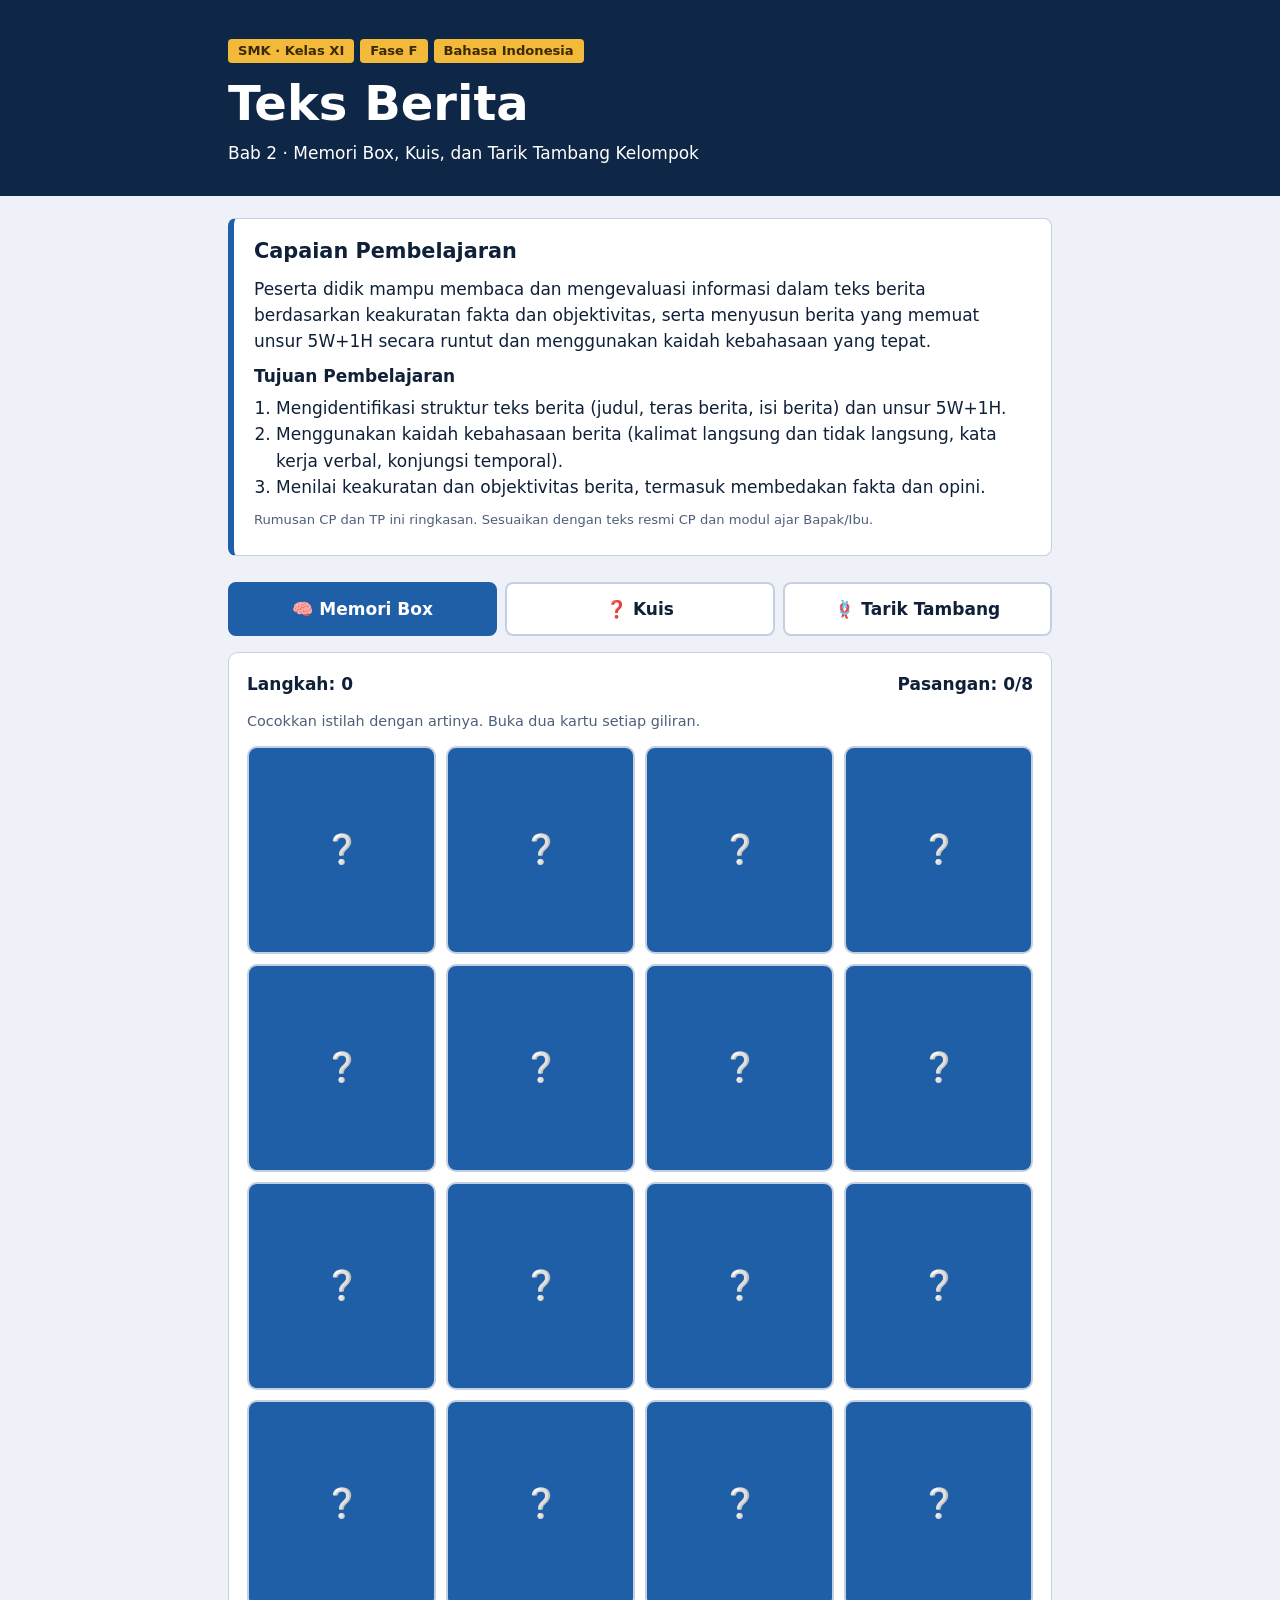
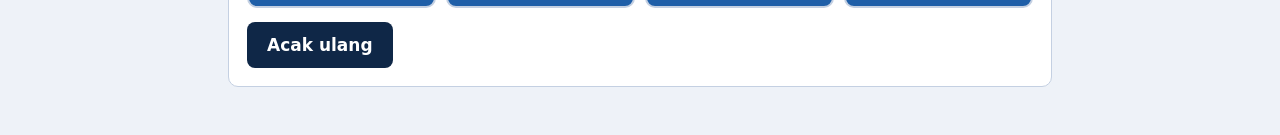
<file: media/bahasa indonesia/teks-berita/Teks Berita1.html>
<!DOCTYPE html>
<html lang="id">
<head>
<meta charset="utf-8">
<meta name="viewport" content="width=device-width, initial-scale=1">
<title>Teks Berita – Media Belajar Kelas XI</title>
<style>
:root{--bg:#EEF2F8;--sf:#fff;--ink:#0F2038;--mu:#4D5F7A;--ln:#C4D0E2;--g:#1F5FA8;--gd:#0F2747;--y:#F2B93B;--ya:#3B2A00;--ta:#0B7A7C;--tb:#C25E00;--ok:#1E7A46;--bad:#B3322E}
@media(prefers-color-scheme:dark){:root{--bg:#0D1623;--sf:#16253A;--ink:#E6EEF9;--mu:#95A9C6;--ln:#2A3F5E;--g:#7DB6F0;--gd:#08101C;--y:#F2B93B;--ya:#2A1E00;--ta:#4FC3C5;--tb:#F0A04A;--ok:#6FD39A;--bad:#FF8A84}}
*{box-sizing:border-box}
body{margin:0;background:var(--bg);color:var(--ink);font:17px/1.55 "Trebuchet MS","Segoe UI",system-ui,sans-serif}
.w{max-width:860px;margin:0 auto;padding:0 18px 48px}
header{background:var(--gd);color:#fff;padding:36px 0 30px}
header .w{padding-bottom:0}
.tag{display:inline-block;background:var(--y);color:var(--ya);border-radius:4px;padding:2px 10px;font-size:.82rem;font-weight:700;margin:0 6px 8px 0}
h1{margin:6px 0 10px;font-size:clamp(1.9rem,6vw,3rem);line-height:1.1}
h2{margin:0 0 8px;font-size:1.3rem}
.cp{background:var(--sf);border:1px solid var(--ln);border-left:6px solid var(--g);border-radius:8px;padding:16px 20px;margin-top:22px}
.cp p{margin:0 0 8px}.cp ol{margin:6px 0 0;padding-left:1.3em}
.note{font-size:.82rem;color:var(--mu)}
.tabs{display:flex;gap:8px;margin:26px 0 16px;flex-wrap:wrap}
.tabs button{flex:1;min-width:120px;padding:12px;border:2px solid var(--ln);background:var(--sf);color:var(--ink);border-radius:8px;font:inherit;font-weight:700;cursor:pointer}
.tabs button[aria-selected=true]{background:var(--g);border-color:var(--g);color:#fff}
@media(prefers-color-scheme:dark){.tabs button[aria-selected=true]{color:#08101C}}
button:focus-visible,input:focus-visible{outline:3px solid var(--y);outline-offset:2px}
.panel{display:none}.panel.on{display:block}
.card{background:var(--sf);border:1px solid var(--ln);border-radius:10px;padding:18px}
.btn{background:var(--gd);color:#fff;border:0;border-radius:8px;padding:10px 20px;font:inherit;font-weight:700;cursor:pointer}
@media(prefers-color-scheme:dark){.btn{background:var(--g);color:#08101C}}
.bar{display:flex;justify-content:space-between;gap:10px;margin-bottom:12px;font-weight:700}
.grid{display:grid;grid-template-columns:repeat(4,1fr);gap:10px}
.m{aspect-ratio:1/1.1;border-radius:10px;border:2px solid var(--ln);background:var(--g);color:#fff;font:inherit;font-size:.82rem;font-weight:600;padding:6px;cursor:pointer;display:flex;align-items:center;justify-content:center;text-align:center;line-height:1.25}
@media(prefers-color-scheme:dark){.m{color:#08101C}}
.m .f{display:none}.m .b{font-size:1.8rem}
.m.open{background:var(--sf);color:var(--ink);border-color:var(--g)}
.m.open .f{display:block}.m.open .b{display:none}
.m.done{background:var(--y);color:var(--ya);border-color:var(--y);cursor:default}
.m.done .f{display:block}.m.done .b{display:none}
.m.t{font-size:.95rem}
.q p{font-weight:700;margin:0 0 12px;font-size:1.05rem}
.o{display:block;width:100%;text-align:left;background:var(--sf);color:var(--ink);border:2px solid var(--ln);border-radius:8px;padding:10px 14px;margin-bottom:8px;font:inherit;cursor:pointer}
.o:hover:not(:disabled){border-color:var(--g)}
.o.r{border-color:var(--ok);background:color-mix(in srgb,var(--ok) 18%,var(--sf))}
.o.x{border-color:var(--bad);background:color-mix(in srgb,var(--bad) 18%,var(--sf))}
.fb{min-height:1.5em;color:var(--mu);font-size:.95rem;margin:6px 0 12px}
.teams{display:grid;grid-template-columns:1fr 1fr;gap:10px;margin-bottom:12px}
.teams input{width:100%;padding:8px 10px;border:2px solid var(--ln);border-radius:8px;font:inherit;background:var(--sf);color:var(--ink)}
.teams .a{border-color:var(--ta)}.teams .b{border-color:var(--tb)}
.track{position:relative;height:96px;margin:14px 0;border-radius:10px;overflow:hidden;background:linear-gradient(90deg,color-mix(in srgb,var(--ta) 30%,var(--sf)) 50%,color-mix(in srgb,var(--tb) 30%,var(--sf)) 50%);border:2px solid var(--ln)}
.rope{position:absolute;left:0;right:0;top:46px;height:6px;background:repeating-linear-gradient(90deg,#8a6a3a 0 8px,#6f5428 8px 14px)}
.mid{position:absolute;left:50%;top:0;bottom:0;border-left:2px dashed var(--mu)}
.win{position:absolute;top:0;bottom:0;width:8%;background:rgba(0,0,0,.12)}
.knot{position:absolute;top:30px;left:50%;width:44px;margin-left:-22px;height:38px;border-radius:8px;background:var(--y);color:var(--ya);display:flex;align-items:center;justify-content:center;font-weight:800;transition:left .5s}
.turn{padding:8px 14px;border-radius:8px;font-weight:700;color:#fff;display:inline-block;margin-bottom:10px}
.hint{color:var(--mu);font-size:.9rem}
@media(prefers-reduced-motion:reduce){*{transition:none!important}}
@media(max-width:520px){.grid{gap:6px}.m{font-size:.7rem}.m.t{font-size:.78rem}}
</style>
</head>
<body>
<header><div class="w">
<span class="tag">SMK · Kelas XI</span><span class="tag">Fase F</span><span class="tag">Bahasa Indonesia</span>
<h1>Teks Berita</h1>
<div>Bab 2 · Memori Box, Kuis, dan Tarik Tambang Kelompok</div>
</div></header>

<div class="w">
<div class="cp">
<h2>Capaian Pembelajaran</h2>
<p>Peserta didik mampu membaca dan mengevaluasi informasi dalam teks berita berdasarkan keakuratan fakta dan objektivitas, serta menyusun berita yang memuat unsur 5W+1H secara runtut dan menggunakan kaidah kebahasaan yang tepat.</p>
<b>Tujuan Pembelajaran</b>
<ol>
<li>Mengidentifikasi struktur teks berita (judul, teras berita, isi berita) dan unsur 5W+1H.</li>
<li>Menggunakan kaidah kebahasaan berita (kalimat langsung dan tidak langsung, kata kerja verbal, konjungsi temporal).</li>
<li>Menilai keakuratan dan objektivitas berita, termasuk membedakan fakta dan opini.</li>
</ol>
<p class="note" style="margin-top:10px">Rumusan CP dan TP ini ringkasan. Sesuaikan dengan teks resmi CP dan modul ajar Bapak/Ibu.</p>
</div>

<div class="tabs" role="tablist">
<button role="tab" aria-selected="true" data-p="pm">🧠 Memori Box</button>
<button role="tab" aria-selected="false" data-p="pk">❓ Kuis</button>
<button role="tab" aria-selected="false" data-p="pt">🪢 Tarik Tambang</button>
</div>

<div class="panel on" id="pm"><div class="card">
<div class="bar"><span id="mv">Langkah: 0</span><span id="mp">Pasangan: 0/8</span></div>
<p class="hint" style="margin-top:0">Cocokkan istilah dengan artinya. Buka dua kartu setiap giliran.</p>
<div class="grid" id="gm"></div>
<p style="margin:14px 0 0"><button class="btn" id="mr">Acak ulang</button> <span id="mw" style="font-weight:700;margin-left:8px"></span></p>
</div></div>

<div class="panel" id="pk"><div class="card q">
<div class="bar"><span id="kn"></span><span id="ks"></span></div>
<div id="kq"></div>
</div></div>

<div class="panel" id="pt"><div class="card">
<p class="hint" style="margin-top:0">Ada 20 soal. Dua kelompok bergantian menjawab. Jawaban benar menarik tali satu langkah ke arah kelompokmu. Setelah soal habis, kelompok yang menarik tali lebih jauh menang. Jika seri, dilanjutkan dengan soal penentu.</p>
<div class="teams">
<input class="a" id="na" value="Kelompok A" aria-label="Nama kelompok A" maxlength="18">
<input class="b" id="nb" value="Kelompok B" aria-label="Nama kelompok B" maxlength="18">
</div>
<div class="track" id="tr"><div class="mid"></div><div class="rope"></div><div class="knot" id="kt">🚩</div></div>
<div class="bar"><span id="sa"></span><span id="sb"></span></div>
<div id="tq"></div>
</div></div>
</div>

<script>
function sh(a){a=a.slice();for(var i=a.length-1;i>0;i--){var j=Math.floor(Math.random()*(i+1)),t=a[i];a[i]=a[j];a[j]=t}return a}
function $(i){return document.getElementById(i)}
var tb=document.querySelectorAll(".tabs button");
tb.forEach(function(b){b.onclick=function(){tb.forEach(function(x){x.setAttribute("aria-selected",x===b)});document.querySelectorAll(".panel").forEach(function(p){p.classList.toggle("on",p.id===b.dataset.p)})}});

var B=[
["Bagian awal berita yang memuat informasi terpenting disebut…",["Isi berita","Penutup","Teras berita","Catatan kaki"],2,"Teras berita (lead) merangkum inti peristiwa di awal."],
["Unsur “where” dalam 5W+1H menanyakan…",["Waktu kejadian","Tempat kejadian","Pelaku","Sebab"],1,"Where = di mana peristiwa terjadi."],
["Unsur yang menjelaskan sebab terjadinya peristiwa adalah…",["What","When","Why","Who"],2,"Why = mengapa peristiwa itu terjadi."],
["Susunan berita yang meletakkan informasi terpenting di awal disebut pola…",["Piramida terbalik","Kronologis dongeng","Spiral","Lingkaran"],0,"Pola piramida terbalik: dari yang terpenting ke yang kurang penting."],
["Manakah yang termasuk kalimat langsung?",["Kepala sekolah mengatakan bahwa ujian dimulai Senin.","Kepala sekolah berkata, “Ujian dimulai hari Senin.”","Menurut kepala sekolah, ujian dimulai Senin.","Kepala sekolah menyampaikan jadwal ujian."],1,"Kalimat langsung mengutip ucapan dan diapit tanda petik."],
["Kata yang lazim dipakai untuk melaporkan ucapan narasumber adalah…",["melompat","memasak","menyatakan","menimbang"],2,"“Menyatakan” termasuk kata kerja verbal untuk melaporkan ucapan."],
["Berita harus objektif. Artinya berita disajikan…",["Sesuai fakta tanpa memihak","Semenarik mungkin walau dilebihkan","Dengan pendapat pribadi penulis","Dengan bahasa yang dramatis"],0,"Objektif berarti sesuai fakta dan tidak memihak."],
["Manakah judul yang paling sesuai kaidah berita?",["LUAR BIASA!! Kamu Tidak Akan Percaya Ini!","Siswa SMK Juara Nasional Robotik di Surabaya","Mungkin Ada Lomba Hari Ini","Sedih Sekali Kabar Hari Ini"],1,"Judul berita singkat, jelas, dan memuat inti peristiwa."],
["Pada kalimat “Setelah tiba di lokasi, petugas memadamkan api”, kata “setelah” menyatakan hubungan…",["Waktu","Sebab","Pertentangan","Tujuan"],0,"“Setelah” adalah konjungsi temporal (penanda waktu)."],
["Berita kenaikan harga BBM menarik karena memengaruhi banyak orang. Nilai beritanya adalah…",["Keunikan","Ketokohan","Kedekatan","Dampak"],3,"Peristiwa yang berpengaruh luas memiliki nilai berita dampak."],
["Cara terbaik memastikan kebenaran sebuah berita adalah…",["Melihat jumlah komentar","Membandingkannya dengan media tepercaya dan memeriksa sumbernya","Membagikannya dulu ke grup","Memercayai judul yang paling heboh"],1,"Periksa sumber dan bandingkan dengan media yang kredibel."],
["Kalimat yang tidak layak masuk isi berita karena berupa opini penulis adalah…",["Kebakaran terjadi pukul 02.00 WIB.","Tidak ada korban jiwa.","Api padam setelah satu jam.","Kebakaran itu sungguh mengerikan dan memalukan."],3,"Penilaian pribadi seperti “mengerikan” bukan fakta dan melanggar prinsip objektivitas."],
["Unsur “when” dalam berita menanyakan…",["Pelaku peristiwa","Waktu terjadinya peristiwa","Sebab peristiwa","Tempat peristiwa"],1,"When = kapan peristiwa terjadi."],
["Unsur “who” dalam berita menjelaskan…",["Pelaku atau pihak yang terlibat","Waktu kejadian","Akibat peristiwa","Tempat kejadian"],0,"Who = siapa yang terlibat dalam peristiwa."],
["Bagian berita yang berisi rincian peristiwa, latar, dan kronologi disebut…",["Judul","Teras berita","Isi berita","Sumber"],2,"Isi berita menguraikan peristiwa secara lebih lengkap setelah teras."],
["Narasumber dalam berita adalah…",["Penulis berita","Pihak yang memberi keterangan kepada wartawan","Pembaca berita","Penyunting naskah"],1,"Narasumber memberikan keterangan atau pernyataan yang dikutip dalam berita."],
["Manakah kalimat tidak langsung?",["Pak Joko berkata, “Pasar dibuka pukul enam.”","Pak Joko mengatakan bahwa pasar dibuka pukul enam.","“Pasar dibuka pukul enam,” ujar Pak Joko.","“Pasar dibuka pukul enam.”"],1,"Kalimat tidak langsung tanpa tanda petik dan memakai kata “bahwa”."],
["Berita yang aktual berarti…",["Peristiwanya baru terjadi atau sedang hangat dibicarakan","Peristiwanya terjadi bertahun-tahun lalu","Berisi cerita khayalan","Hanya menyangkut satu orang"],0,"Aktual = baru dan sedang menjadi perhatian publik."],
["Judul berita sebaiknya…",["Panjang dan penuh tanda seru","Singkat, jelas, dan sesuai isi","Memuat opini penulis","Dibuat misterius agar diklik"],1,"Judul yang baik ringkas dan tidak menyesatkan pembaca."],
["Konjungsi temporal yang menyatakan urutan waktu adalah…",["karena","kemudian","namun","sehingga"],1,"“Kemudian” menunjukkan urutan peristiwa."]
];
function ask(box,it,cb){
 var h=document.createElement("div"),p=document.createElement("p");p.textContent=it[0];h.appendChild(p);
 var fb=document.createElement("div");fb.className="fb";
 var bs=sh(it[1].map(function(t,i){return{t:t,ok:i===it[2]}})).map(function(o){
  var b=document.createElement("button");b.className="o";b.textContent=o.t;b.o=o;return b});
 bs.forEach(function(b){
  b.onclick=function(){
   bs.forEach(function(x){x.disabled=true;if(x.o.ok)x.classList.add("r")});
   if(!b.o.ok)b.classList.add("x");
   fb.textContent=(b.o.ok?"Benar. ":"Belum tepat. ")+it[3];
   cb(b.o.ok);
  };h.appendChild(b)});
 h.appendChild(fb);box.innerHTML="";box.appendChild(h);
}

var PR=[["Teras berita","Bagian awal yang memuat informasi terpenting"],["Isi berita","Rincian peristiwa, latar, dan kronologi"],["Siapa (who)","Pelaku atau pihak yang terlibat"],["Mengapa (why)","Sebab terjadinya peristiwa"],["Bagaimana (how)","Proses atau jalannya kejadian"],["Kalimat langsung","Mengutip ucapan narasumber dengan tanda petik"],["Narasumber","Pihak yang memberi keterangan kepada wartawan"],["Objektif","Sesuai fakta dan tidak memihak"]];
var mo=[],mc=0,mm=0,lock=false;
function mk(){
 var cs=[];PR.forEach(function(p,i){cs.push({id:i,t:p[0],term:1});cs.push({id:i,t:p[1],term:0})});
 cs=sh(cs);mo=[];mc=0;mm=0;lock=false;
 $("mw").textContent="";upd();
 var g=$("gm");g.innerHTML="";
 cs.forEach(function(c){
  var b=document.createElement("button");b.className="m"+(c.term?" t":"");
  b.innerHTML='<span class="b">❔</span><span class="f"></span>';b.lastChild.textContent=c.t;
  b.setAttribute("aria-label","Kartu tertutup");
  b.onclick=function(){
   if(lock||b.classList.contains("open")||b.classList.contains("done"))return;
   b.classList.add("open");b.c=c;mo.push(b);
   if(mo.length===2){
    mm++;var x=mo[0],y=mo[1];
    if(x.c.id===y.c.id){x.className=x.className.replace("open","done");y.className=y.className.replace("open","done");mo=[];mc++;
     if(mc===8)$("mw").textContent="Selesai dalam "+mm+" langkah!"}
    else{lock=true;setTimeout(function(){x.classList.remove("open");y.classList.remove("open");mo=[];lock=false},900)}
    upd();
   }
  };g.appendChild(b)});
}
function upd(){$("mv").textContent="Langkah: "+mm;$("mp").textContent="Pasangan: "+mc+"/8"}
$("mr").onclick=mk;mk();

var kq,ki,ks;
function ks0(){kq=sh(B).slice(0,10);ki=0;ks=0;kshow()}
function kshow(){
 $("ks").textContent="Skor: "+ks;
 var box=$("kq");
 if(ki>=kq.length){
  box.innerHTML="";var d=document.createElement("div");
  d.innerHTML="<h2>Selesai! Skor akhir "+ks+" dari "+kq.length+"</h2><p>"+(ks>=8?"Pemahamanmu sudah sangat baik.":ks>=6?"Bagus. Ulangi materi yang masih keliru.":"Pelajari lagi struktur dan unsur 5W+1H, lalu coba kembali.")+"</p>";
  var r=document.createElement("button");r.className="btn";r.textContent="Ulangi kuis";r.onclick=ks0;d.appendChild(r);box.appendChild(d);
  $("kn").textContent="Selesai";return}
 $("kn").textContent="Soal "+(ki+1)+" dari "+kq.length;
 var w=document.createElement("div");box.innerHTML="";box.appendChild(w);
 ask(w,kq[ki],function(ok){
  if(ok)ks++;$("ks").textContent="Skor: "+ks;
  var n=document.createElement("button");n.className="btn";n.textContent=ki+1<kq.length?"Soal berikutnya":"Lihat hasil";
  n.onclick=function(){ki++;kshow()};w.appendChild(n);n.focus();
 });
}
ks0();

var ca=0,cb=0,qn=0,sd=false,turn=0,tq=[],ti=0,over=false,TOT=20;
function nm(i){return ($(i?"nb":"na").value||(i?"Kelompok B":"Kelompok A")).trim()}
function tdraw(){
 var pos=cb-ca;
 $("kt").style.left=Math.max(6,Math.min(94,50+pos*4))+"%";
 $("sa").textContent=nm(0)+": "+ca+" benar";
 $("sb").textContent=nm(1)+": "+cb+" benar";
}
function tnext(){
 var box=$("tq");
 if(over)return;
 if(qn>=TOT&&!sd)sd=true;
 if(ti>=tq.length){tq=sh(B);ti=0}
 qn++;
 var t=document.createElement("div");t.className="turn";t.style.background=turn?"var(--tb)":"var(--ta)";
 if(turn)t.style.color="#1c1200";
 t.textContent="Giliran: "+nm(turn)+" · "+(sd?"Soal penentu":"Soal "+qn+" dari "+TOT);
 var q=document.createElement("div");
 box.innerHTML="";box.appendChild(t);box.appendChild(q);
 ask(q,tq[ti++],function(ok){
  if(ok){if(turn)cb++;else ca++}
  tdraw();
  var n=document.createElement("button");n.className="btn";
  var end=(!sd&&qn>=TOT&&ca!==cb)||(sd&&turn===1&&ca!==cb);
  if(end){
   over=true;var wn=cb>ca?1:0;
   var hh=document.createElement("h2");hh.textContent="🏆 "+nm(wn)+" menang!";
   var pp=document.createElement("p");pp.textContent="Skor akhir: "+nm(0)+" "+ca+" – "+cb+" "+nm(1)+". "+nm(wn)+" menarik tali lebih jauh.";
   q.appendChild(hh);q.appendChild(pp);
   n.textContent="Main lagi";n.onclick=tstart;
  }else{
   var tie=(!sd&&qn>=TOT);
   turn=1-turn;
   n.textContent=tie?"Seri! Lanjut ke soal penentu":"Lanjut ke "+nm(turn);
   n.onclick=tnext;
  }
  q.appendChild(n);n.focus();
 });
}
function tstart(){ca=0;cb=0;qn=0;sd=false;turn=0;over=false;tq=sh(B);ti=0;tdraw();tnext()}
$("na").oninput=$("nb").oninput=function(){tdraw()};
tstart();
</script>
</body>
</html>
</file>
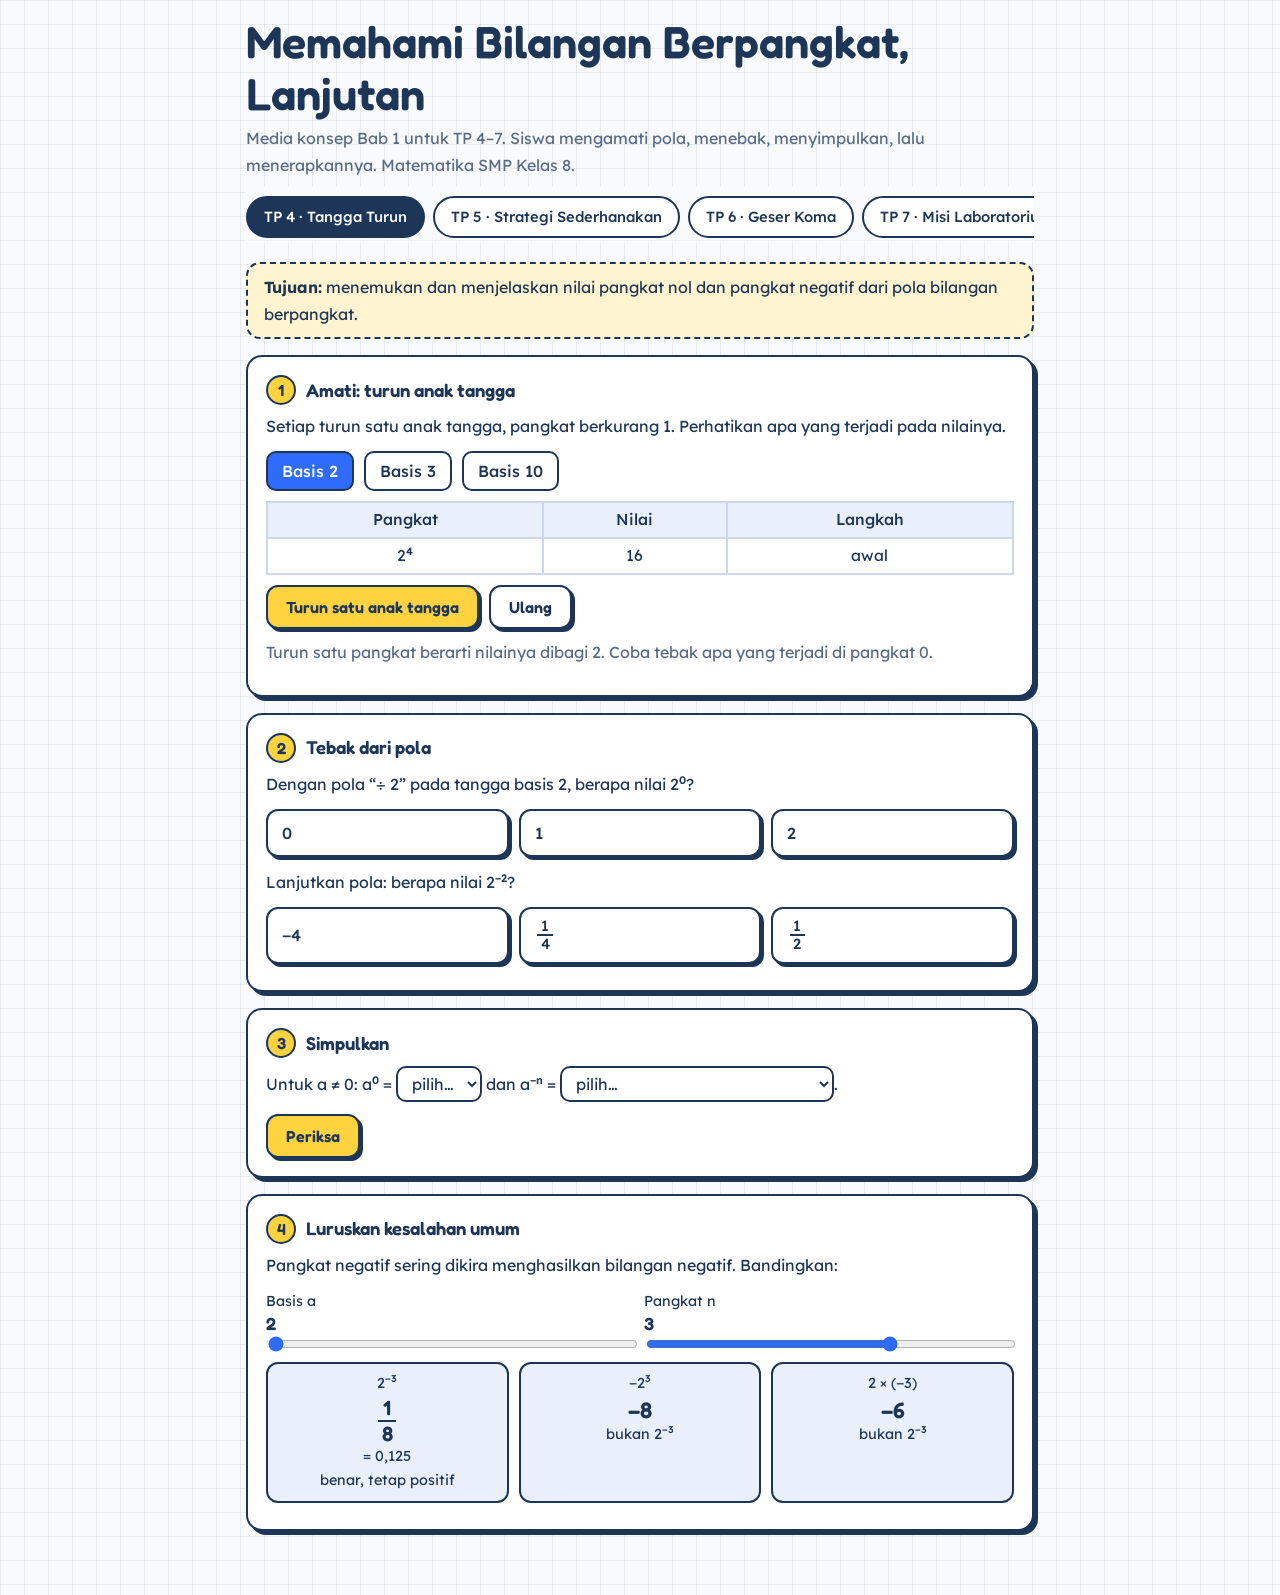
<file: media/matematika/bilangan-berpangkat/bagian1/Media2.html>
<!DOCTYPE html>
<html lang="id">
<head>
<meta charset="utf-8">
<meta name="viewport" content="width=device-width, initial-scale=1, viewport-fit=cover">
<title>Media Konsep Bab 1 – Bilangan Berpangkat (TP 4–7)</title>
<link href="https://fonts.googleapis.com/css2?family=Fredoka:wght@500;600&family=Lexend:wght@400;500&display=swap" rel="stylesheet">
<style>
:root{--paper:#f8fafd;--grid:rgba(29,53,87,.08);--ink:#1d3557;--muted:#586a87;--card:#fff;--line:#cdd8ea;--blue:#2f6bff;--yellow:#ffd23f;--coral:#ff5d73;--teal:#13a08f;--soft:#eaf0fb;--sh:#1d3557;--onb:#fff;
box-sizing:border-box;padding-top:env(safe-area-inset-top,0px);padding-bottom:env(safe-area-inset-bottom,0px);color-scheme:light}
@media(prefers-color-scheme:dark){:root:not([data-theme="light"]){--paper:#0e1a2b;--grid:rgba(255,255,255,.055);--ink:#eaf1ff;--muted:#9fb1cc;--card:#16263d;--line:#2c415f;--blue:#6c93ff;--coral:#ff7a8c;--teal:#3ccdb9;--soft:#1d3150;--sh:#050b14;--onb:#0e1a2b;color-scheme:dark}}
:root[data-theme="dark"]{--paper:#0e1a2b;--grid:rgba(255,255,255,.055);--ink:#eaf1ff;--muted:#9fb1cc;--card:#16263d;--line:#2c415f;--blue:#6c93ff;--coral:#ff7a8c;--teal:#3ccdb9;--soft:#1d3150;--sh:#050b14;--onb:#0e1a2b;color-scheme:dark}
html{scroll-padding-top:calc(env(safe-area-inset-top,0px) + 64px)}
*{box-sizing:border-box}
body{margin:0;color:var(--ink);background-color:var(--paper);background-image:linear-gradient(var(--grid) 1px,transparent 1px),linear-gradient(90deg,var(--grid) 1px,transparent 1px);background-size:24px 24px;font:16px/1.65 'Lexend',system-ui,sans-serif}
h1,h2,h3{font-family:'Fredoka','Lexend',sans-serif;font-weight:600;line-height:1.15;margin:0 0 .4rem}
h1{font-size:clamp(1.9rem,6vw,2.8rem)}h3{font-size:1.15rem;margin:0}p{margin:0 0 .7em}sup{font-size:.68em;line-height:0;font-weight:600}
.wrap{max-width:820px;margin:0 auto;padding:16px 16px 48px}
button,select,input{font:inherit;color:inherit}button{cursor:pointer}:focus-visible{outline:3px solid var(--blue);outline-offset:2px}
.muted{color:var(--muted)}.sub{color:var(--muted);margin:0 0 6px}
.tabs{position:sticky;top:env(safe-area-inset-top,0px);z-index:20;display:flex;gap:8px;overflow-x:auto;padding:10px 0;margin:8px 0 14px;background:linear-gradient(var(--paper) 80%,transparent);scrollbar-width:none}
.tab{flex:0 0 auto;border:2px solid var(--ink);background:var(--card);border-radius:999px;padding:7px 16px;font-weight:500;font-size:.92rem;white-space:nowrap}
.tab[aria-selected="true"]{background:var(--ink);color:var(--paper)}
.pane{display:none}.pane.on{display:block}
.card{background:var(--card);border:2px solid var(--ink);border-radius:16px;padding:18px;box-shadow:4px 4px 0 var(--sh);margin-bottom:16px}
.goal{border:2px dashed var(--ink);border-radius:14px;padding:10px 16px;margin-bottom:16px;background:color-mix(in srgb,var(--yellow) 25%,var(--card))}
.sh{display:flex;align-items:center;gap:10px;margin-bottom:8px}
.n{display:inline-grid;place-items:center;width:30px;height:30px;border-radius:50%;background:var(--yellow);color:#1d3557;border:2px solid var(--ink);font:600 1rem 'Fredoka',sans-serif;flex:0 0 30px}
.btn{display:inline-block;border:2px solid var(--ink);background:var(--yellow);color:#1d3557;font-family:'Fredoka',sans-serif;font-weight:600;font-size:1rem;padding:7px 18px;border-radius:12px;box-shadow:3px 3px 0 var(--sh)}
.btn:active{transform:translate(3px,3px);box-shadow:none}.btn.alt{background:var(--card);color:var(--ink)}.btn:disabled{opacity:.45;cursor:default}
.row{display:flex;gap:10px;flex-wrap:wrap;align-items:center;margin:10px 0}
.seg button{border:2px solid var(--ink);background:var(--card);border-radius:10px;padding:5px 14px;font-weight:500}
.seg button[aria-pressed="true"]{background:var(--blue);color:var(--onb)}
.ex{background:var(--soft);border-radius:10px;padding:10px 14px;margin:.5rem 0;overflow-x:auto}
.big{font-family:'Fredoka',sans-serif;font-size:2rem;font-weight:600;color:var(--blue);line-height:1.3}
table{border-collapse:collapse;width:100%;font-size:.98rem;margin:8px 0}
th,td{border:2px solid var(--line);padding:4px 8px;text-align:center}th{background:var(--soft);font-weight:500}
tr.hl td{background:color-mix(in srgb,var(--yellow) 40%,var(--card))}
.sl{display:grid;gap:8px;grid-template-columns:repeat(auto-fit,minmax(170px,1fr));margin:8px 0}
.sl label{display:flex;flex-direction:column;font-size:.9rem}.sl output{font:600 1.1rem 'Fredoka',sans-serif}
input[type=range]{width:100%;accent-color:var(--blue)}
input[type=number],select{border:2px solid var(--ink);border-radius:10px;background:var(--card);padding:5px 10px;max-width:100%}
input[type=number]{width:120px}
.opts{display:grid;gap:10px;grid-template-columns:repeat(auto-fit,minmax(150px,1fr));margin:8px 0}
.opt{border:2px solid var(--ink);background:var(--card);border-radius:12px;padding:9px 14px;font-weight:500;text-align:left;box-shadow:3px 3px 0 var(--sh)}
.opt:not(:disabled):hover{background:var(--soft)}.opt.good{background:var(--teal);color:#fff}.opt.bad{background:var(--coral);color:#fff}.opt:disabled{cursor:default}
.fb{margin-top:10px;border:2px solid var(--ink);border-radius:12px;padding:9px 14px}
.fb.ok{background:color-mix(in srgb,var(--teal) 22%,var(--card))}.fb.no{background:color-mix(in srgb,var(--coral) 22%,var(--card))}
.sum{margin-top:12px;border:2px solid var(--ink);border-left-width:8px;border-radius:12px;padding:10px 14px;background:color-mix(in srgb,var(--blue) 12%,var(--card))}
.ln{border:2px solid var(--ink);background:var(--card);border-radius:10px;padding:6px 14px;margin:6px 0;font-size:1.2rem;animation:pop .25s both}
@keyframes pop{from{transform:translateY(-6px);opacity:0}to{transform:none;opacity:1}}
.trio{display:grid;gap:10px;grid-template-columns:repeat(auto-fit,minmax(140px,1fr));margin:8px 0}
.trio div{border:2px solid var(--ink);border-radius:12px;padding:8px;text-align:center;background:var(--soft);font-size:.9rem}
.trio b{display:block;font:600 1.4rem 'Fredoka',sans-serif}
.bars{display:grid;gap:6px;margin:8px 0}
.bars button{display:grid;grid-template-columns:130px 1fr;gap:8px;align-items:center;border:0;background:none;padding:2px;text-align:left;font-size:.88rem;border-radius:8px}
.bars button:hover,.bars button.on{background:var(--soft)}
.bars i{display:block;height:16px;border:2px solid var(--ink);border-radius:5px;background:var(--blue)}
.frac{display:inline-flex;flex-direction:column;align-items:center;vertical-align:middle;line-height:1.15;margin:0 .15em;font-size:.92em}
.frac>span:first-child{border-bottom:2px solid currentColor;padding:0 .25em}.frac>span:last-child{padding:0 .25em}
[hidden]{display:none!important}
@media(max-width:480px){.bars button{grid-template-columns:100px 1fr}}
@media(prefers-reduced-motion:reduce){*{animation:none!important;transition:none!important}}
</style>
</head>
<body>
<div class="wrap">
<h1>Memahami Bilangan Berpangkat, Lanjutan</h1>
<p class="sub">Media konsep Bab 1 untuk TP 4–7. Siswa mengamati pola, menebak, menyimpulkan, lalu menerapkannya. Matematika SMP Kelas 8.</p>
<nav class="tabs" role="tablist">
  <button class="tab" role="tab" aria-selected="true" data-t="p4">TP 4 · Tangga Turun</button>
  <button class="tab" role="tab" aria-selected="false" data-t="p5">TP 5 · Strategi Sederhanakan</button>
  <button class="tab" role="tab" aria-selected="false" data-t="p6">TP 6 · Geser Koma</button>
  <button class="tab" role="tab" aria-selected="false" data-t="p7">TP 7 · Misi Laboratorium</button>
</nav>

<!-- TP4 -->
<section class="pane on" id="p4">
  <div class="goal"><b>Tujuan:</b> menemukan dan menjelaskan nilai pangkat nol dan pangkat negatif dari pola bilangan berpangkat.</div>
  <div class="card">
    <div class="sh"><span class="n">1</span><h3>Amati: turun anak tangga</h3></div>
    <p>Setiap turun satu anak tangga, pangkat berkurang 1. Perhatikan apa yang terjadi pada nilainya.</p>
    <div class="seg row" id="b4"><button data-b="2" aria-pressed="true">Basis 2</button><button data-b="3" aria-pressed="false">Basis 3</button><button data-b="10" aria-pressed="false">Basis 10</button></div>
    <table><thead><tr><th>Pangkat</th><th>Nilai</th><th>Langkah</th></tr></thead><tbody id="t4"></tbody></table>
    <div class="row"><button class="btn" id="dn">Turun satu anak tangga</button><button class="btn alt" id="rs4">Ulang</button></div>
    <p class="muted" id="n4"></p>
  </div>
  <div class="card">
    <div class="sh"><span class="n">2</span><h3>Tebak dari pola</h3></div>
    <div id="m41"></div><div id="m42" style="margin-top:12px"></div>
  </div>
  <div class="card">
    <div class="sh"><span class="n">3</span><h3>Simpulkan</h3></div>
    <p>Untuk a ≠ 0: a<sup>0</sup> =
      <select id="s41"><option value="">pilih…</option><option value="1">1</option><option value="0">0</option><option value="0">a</option></select>
      dan a<sup>−n</sup> =
      <select id="s42"><option value="">pilih…</option><option value="1">kebalikan dari a<sup>n</sup>, yaitu 1 ÷ a<sup>n</sup></option><option value="0">bilangan negatif −a<sup>n</sup></option><option value="0">a × (−n)</option></select>.</p>
    <button class="btn" id="b41">Periksa</button>
    <div class="fb" id="f41" hidden></div>
    <div class="sum" id="sm4" hidden>a<sup>0</sup> = 1 &nbsp;dan&nbsp; a<sup>−n</sup> = <span class="frac"><span>1</span><span>a<sup>n</sup></span></span>. Pola “dibagi basis” selalu berlaku saat pangkat turun.</div>
  </div>
  <div class="card">
    <div class="sh"><span class="n">4</span><h3>Luruskan kesalahan umum</h3></div>
    <p>Pangkat negatif sering dikira menghasilkan bilangan negatif. Bandingkan:</p>
    <div class="sl"><label>Basis a <output id="oa4">2</output><input type="range" id="xa4" min="2" max="5" value="2"></label><label>Pangkat n <output id="on4">3</output><input type="range" id="xn4" min="1" max="4" value="3"></label></div>
    <div class="trio" id="tr4"></div>
  </div>
</section>

<!-- TP5 -->
<section class="pane" id="p5">
  <div class="goal"><b>Tujuan:</b> memilih dan menjelaskan sifat yang tepat di setiap langkah saat menyederhanakan operasi campuran bilangan berpangkat.</div>
  <div class="card">
    <div class="sh"><span class="n">1</span><h3>Pilih soal</h3></div>
    <div class="seg row" id="e5"></div>
  </div>
  <div class="card">
    <div class="sh"><span class="n">2</span><h3>Tentukan sifat di setiap langkah</h3></div>
    <p class="muted">Lihat baris terakhir, lalu pilih sifat yang dipakai untuk mendapatkan baris berikutnya.</p>
    <div id="l5"></div>
    <div class="fb ok" id="n5" hidden></div>
    <div id="q5" style="margin-top:10px"></div>
    <div class="sum" id="sm5" hidden><b>Strategi:</b><br>1. Cari bagian yang sudah berbasis sama.<br>2. Selesaikan pangkat bertingkat dulu: pangkat dikalikan.<br>3. Perkalian: pangkat dijumlahkan. Pembagian: pangkat dikurangkan.<br>4. Ubah pangkat nol menjadi 1 dan pangkat negatif menjadi pecahan.</div>
  </div>
</section>

<!-- TP6 -->
<section class="pane" id="p6">
  <div class="goal"><b>Tujuan:</b> menuliskan bilangan sangat besar dan sangat kecil dalam notasi ilmiah dan menjelaskan arti pangkat 10.</div>
  <div class="card">
    <div class="sh"><span class="n">1</span><h3>Amati: geser komanya</h3></div>
    <p>Setiap koma digeser, pangkat 10 menyesuaikan supaya nilainya <b>tidak berubah</b>.</p>
    <div class="seg row" id="b6"><button data-k="big" aria-pressed="true">45.000.000</button><button data-k="small" aria-pressed="false">0,00032</button></div>
    <div class="big" id="d6"></div>
    <div class="row"><button class="btn alt" id="gl">◀ Geser ke kiri</button><button class="btn alt" id="gr">Geser ke kanan ▶</button><button class="btn alt" id="rs6">Ulang</button></div>
    <div class="fb" id="f6"></div>
  </div>
  <div class="card">
    <div class="sh"><span class="n">2</span><h3>Tebak</h3></div>
    <div id="m6"></div>
  </div>
  <div class="card">
    <div class="sh"><span class="n">3</span><h3>Simpulkan</h3></div>
    <p>Koma digeser ke kiri → pangkat 10
      <select id="s61"><option value="">pilih…</option><option value="1">positif</option><option value="0">negatif</option></select>.
      Koma digeser ke kanan → pangkat 10
      <select id="s62"><option value="">pilih…</option><option value="1">negatif</option><option value="0">positif</option></select>.
      Pada a × 10<sup>n</sup>, nilai a harus
      <select id="s63"><option value="">pilih…</option><option value="1">1 ≤ a &lt; 10</option><option value="0">a ≥ 10</option><option value="0">0 &lt; a &lt; 1</option></select>.</p>
    <button class="btn" id="b61">Periksa</button>
    <div class="fb" id="f61" hidden></div>
    <div class="sum" id="sm6" hidden>Notasi ilmiah: a × 10<sup>n</sup> dengan 1 ≤ a &lt; 10. Bilangan besar → n positif. Bilangan kecil (kurang dari 1) → n negatif. Nilai |n| sama dengan banyak langkah geser koma.</div>
  </div>
  <div class="card">
    <div class="sh"><span class="n">4</span><h3>Luruskan kesalahan umum</h3></div>
    <div id="m64"></div>
  </div>
</section>

<!-- TP7 -->
<section class="pane" id="p7">
  <div class="goal"><b>Tujuan:</b> membuat model matematika dengan bilangan berpangkat dan notasi ilmiah untuk menyelesaikan masalah kontekstual.</div>
  <div class="card">
    <div class="sh"><span class="n">1</span><h3>Baca dan modelkan</h3></div>
    <p><b>Misi:</b> Seorang peneliti menumbuhkan 1 bakteri di cawan. Bakteri itu membelah menjadi 2 setiap <b>20 menit</b>. Geser waktunya dan amati modelnya.</p>
    <div class="sl"><label>Waktu <output id="ot">60 menit</output><input type="range" id="xt" min="0" max="240" step="20" value="60"></label></div>
    <div class="ex" id="r7"></div>
    <table><thead><tr><th>Menit</th><th>Pembelahan ke-n</th><th>Jumlah = 2<sup>n</sup></th></tr></thead><tbody id="t7"></tbody></table>
  </div>
  <div class="card">
    <div class="sh"><span class="n">2</span><h3>Terapkan modelnya</h3></div>
    <p><b>A.</b> Berapa bakteri setelah <b>3 jam</b>?</p>
    <div class="row"><input type="number" id="qa" inputmode="numeric" aria-label="Jawaban A"><button class="btn" id="ba">Periksa</button></div><div class="fb" id="fa" hidden></div>
    <p style="margin-top:14px"><b>B.</b> Peneliti memulai dengan <b>5 bakteri</b>. Berapa bakteri setelah <b>2 jam</b>?</p>
    <div class="row"><input type="number" id="qb" inputmode="numeric" aria-label="Jawaban B"><button class="btn" id="bb">Periksa</button></div><div class="fb" id="fb" hidden></div>
  </div>
  <div class="card">
    <div class="sh"><span class="n">3</span><h3>Skala ukuran dengan notasi ilmiah</h3></div>
    <p>Ketuk salah satu benda untuk melihat ukurannya (perkiraan, dalam meter). Panjang batang menunjukkan besar pangkat 10.</p>
    <div class="bars" id="bars"></div>
    <div class="ex" id="sc7">Ketuk benda untuk melihat ukurannya.</div>
    <div id="m7" style="margin-top:12px"></div>
  </div>
  <div class="sum"><b>Langkah menyelesaikan soal cerita:</b><br>1. Tentukan nilai awal dan pola perubahannya (di sini dikali 2).<br>2. Hitung berapa kali pola itu terjadi. Ubah satuan waktu dulu.<br>3. Tulis dalam bentuk pangkat: nilai awal × (pengali)<sup>banyak kali</sup>.<br>4. Hitung, lalu periksa apakah hasilnya masuk akal.</div>
</section>
</div>

<script>
const $=s=>document.querySelector(s),M='\u2212';
const sup=(b,e)=>`${b}<sup>${e<0?M+(-e):e}</sup>`;
const fmt=n=>String(n).replace(/\B(?=(\d{3})+(?!\d))/g,'.');
const frac=(a,b)=>`<span class="frac"><span>${a}</span><span>${b}</span></span>`;
const rep=(a,k,s=' × ')=>Array(k).fill(a).join(s);
const say=(el,ok,h)=>{el.hidden=false;el.className='fb '+(ok?'ok':'no');el.innerHTML=h};
document.querySelectorAll('.tab').forEach(t=>t.onclick=()=>{
  document.querySelectorAll('.tab').forEach(x=>x.setAttribute('aria-selected',x===t));
  document.querySelectorAll('.pane').forEach(p=>p.classList.toggle('on',p.id===t.dataset.t));
  window.scrollTo({top:0});
});
/* pilihan ganda umum */
function mc(id,q,opts,done){
  const c=$(id);
  c.innerHTML=`<p>${q}</p><div class="opts">${opts.map((o,i)=>`<button class="opt" data-i="${i}">${o.t}</button>`).join('')}</div><div class="fb" hidden></div>`;
  c.onclick=e=>{const b=e.target.closest('.opt');if(!b||b.disabled)return;const o=opts[+b.dataset.i],f=c.querySelector('.fb');
    if(o.ok){c.querySelectorAll('.opt').forEach(x=>x.disabled=true);b.classList.add('good');say(f,true,o.w);done&&done(o)}
    else{b.classList.add('bad');b.disabled=true;say(f,false,o.w)}};
}
function selchk(btn,sels,fb,sum,msg){
  $(btn).onclick=()=>{const v=sels.map(s=>$(s).value),f=$(fb);
    if(v.includes(''))return say(f,false,'Lengkapi semua pilihan dulu.');
    if(v.every(x=>x==='1')){say(f,true,'<b>Tepat.</b> Kamu sudah menyimpulkannya sendiri.');$(sum).hidden=false}else say(f,false,msg)};
}
function numq(inp,btn,fb,ans,hint){
  $(btn).onclick=()=>{const f=$(fb);if(!$(inp).value)return say(f,false,'Tulis jawabanmu dulu.');
    const v=+$(inp).value;if(v===ans.v)return say(f,true,ans.w);say(f,false,hint(v))};
}

/* ===== TP4 ===== */
let b4=2,k4=0;
const E4=[4,3,2,1,0,-1,-2,-3];
const v4=(b,e)=>e>=0?fmt(b**e):frac(1,fmt(b**-e));
function r4(){
  $('#t4').innerHTML=E4.slice(0,k4+1).map((e,i)=>`<tr class="${e===0?'hl':''}"><td>${sup(b4,e)}</td><td>${v4(b4,e)}</td><td>${i?'÷ '+b4:'awal'}</td></tr>`).join('');
  const e=E4[k4];
  $('#n4').innerHTML=e>0?`Turun satu pangkat berarti nilainya dibagi ${b4}. Coba tebak apa yang terjadi di pangkat 0.`:e===0?`Pangkat 0 muncul setelah ${b4} ÷ ${b4}: nilainya <b>1</b>.`:`Pola “÷ ${b4}” terus berlanjut ke pangkat negatif, sehingga nilainya menjadi pecahan <b>kebalikan</b>.`;
  $('#dn').disabled=k4>=E4.length-1;
}
$('#dn').onclick=()=>{k4++;r4()};$('#rs4').onclick=()=>{k4=0;r4()};
$('#b4').onclick=e=>{const b=e.target.closest('button');if(!b)return;b4=+b.dataset.b;k4=0;document.querySelectorAll('#b4 button').forEach(x=>x.setAttribute('aria-pressed',x===b));r4()};
mc('#m41','Dengan pola “÷ 2” pada tangga basis 2, berapa nilai 2<sup>0</sup>?',[
 {t:'0',w:'Belum tepat. 2<sup>1</sup> = 2, lalu 2 ÷ 2 = 1, bukan 0.'},
 {t:'1',ok:1,w:'<b>Tepat.</b> 2<sup>1</sup> = 2, lalu 2 ÷ 2 = 1.'},
 {t:'2',w:'Belum tepat. Itu nilai 2<sup>1</sup>. Turun satu anak tangga lagi: 2 ÷ 2.'}]);
mc('#m42','Lanjutkan pola: berapa nilai 2<sup>−2</sup>?',[
 {t:`${M}4`,w:'Belum tepat. Pola “÷ 2” tidak pernah menghasilkan bilangan negatif. Lihat tabel: 1 → ½ → ¼.'},
 {t:frac(1,4),ok:1,w:`<b>Tepat.</b> 2<sup>0</sup> = 1, 2<sup>−1</sup> = ½, 2<sup>−2</sup> = ¼ = ${frac(1,'2<sup>2</sup>')}.`},
 {t:frac(1,2),w:'Itu nilai 2<sup>−1</sup>. Turun satu anak tangga lagi: ½ ÷ 2.'}]);
selchk('#b41',['#s41','#s42'],'#f41','#sm4','Belum tepat. Cek lagi tabel tangga: pangkat 0 bernilai 1, dan pangkat negatif menghasilkan pecahan (kebalikan), bukan bilangan negatif.');
function r4b(){
  const a=+$('#xa4').value,n=+$('#xn4').value,d=a**n;$('#oa4').textContent=a;$('#on4').textContent=n;
  const dec=parseFloat((1/d).toPrecision(4)).toString().replace('.',',');
  $('#tr4').innerHTML=`<div>${sup(a,-n)}<b>${frac(1,fmt(d))}</b>= ${dec}<br>benar, tetap positif</div><div>${M}${sup(a,n)}<b>${M}${fmt(d)}</b>bukan ${sup(a,-n)}</div><div>${a} × (${M}${n})<b>${M}${a*n}</b>bukan ${sup(a,-n)}</div>`;
}
['xa4','xn4'].forEach(i=>$('#'+i).oninput=r4b);r4();r4b();

/* ===== TP5 ===== */
const SIF={k:'Perkalian: pangkat dijumlahkan',b:'Pembagian: pangkat dikurangkan',p:'Pangkat dari pangkat: pangkat dikalikan',z:'Pangkat nol atau negatif'};
const HINT={k:'ada dua bilangan berbasis sama yang dikalikan.',b:'ada pembagian dengan basis yang sama.',p:'ada pangkat di dalam kurung yang dipangkatkan lagi.',z:'muncul pangkat nol atau pangkat negatif.'};
const E5=[
 [{l:`(2<sup>3</sup> × 2<sup>4</sup>) ÷ 2<sup>5</sup>`,s:'k'},{l:`2<sup>7</sup> ÷ 2<sup>5</sup>`,s:'b'},{l:`2<sup>2</sup> = 4`}],
 [{l:`(3<sup>2</sup>)<sup>3</sup> ÷ 3<sup>4</sup>`,s:'p'},{l:`3<sup>6</sup> ÷ 3<sup>4</sup>`,s:'b'},{l:`3<sup>2</sup> = 9`}],
 [{l:`5<sup>4</sup> × 5<sup>${M}4</sup>`,s:'k'},{l:`5<sup>0</sup>`,s:'z'},{l:`1`}],
 [{l:`(x<sup>2</sup>)<sup>3</sup> ÷ x<sup>8</sup>`,s:'p'},{l:`x<sup>6</sup> ÷ x<sup>8</sup>`,s:'b'},{l:`x<sup>${M}2</sup>`,s:'z'},{l:frac(1,'x<sup>2</sup>')}]
];
let e5=0,s5=0;
$('#e5').innerHTML=E5.map((E,i)=>`<button data-i="${i}" aria-pressed="${i===0}">${E[0].l}</button>`).join('');
$('#e5').onclick=e=>{const b=e.target.closest('button');if(!b)return;e5=+b.dataset.i;s5=0;
  document.querySelectorAll('#e5 button').forEach(x=>x.setAttribute('aria-pressed',x===b));$('#n5').hidden=true;r5()};
function r5(){
  const E=E5[e5];
  $('#l5').innerHTML=E.slice(0,s5+1).map((x,i)=>`<div class="ln">${i?'= ':''}${x.l}</div>`).join('');
  if(s5>=E.length-1){$('#q5').innerHTML='<p><b>Selesai.</b> Pilih soal lain di atas untuk berlatih.</p>';$('#sm5').hidden=false;return}
  const k=E[s5].s;
  mc('#q5','Sifat apa yang dipakai untuk mengubah baris terakhir menjadi baris berikutnya?',
    Object.keys(SIF).map(x=>({t:SIF[x],ok:x===k,w:x===k?`<b>Tepat.</b> ${SIF[x]}.`:`Belum tepat. Petunjuk: ${HINT[k]}`})),
    o=>{const n=$('#n5');n.hidden=false;n.className='fb ok';n.innerHTML=o.w;s5++;setTimeout(r5,50)});
}
r5();

/* ===== TP6 ===== */
const SM={big:['45',8],small:['32',-3]};
let k6='big',p6=8;
const dsp=(D,p)=>{const L=D.length;if(p>=L)return fmt(D+'0'.repeat(p-L));if(p>0)return D.slice(0,p)+','+D.slice(p);return '0,'+'0'.repeat(-p)+D};
function r6(){
  const [D,p0]=SM[k6],e=p0-p6,sc=p6===1;
  $('#d6').innerHTML=`${dsp(D,p6)} × 10<sup>${e<0?M+(-e):e}</sup>`;
  const dir=e>0?`Koma sudah digeser ke <b>kiri ${e} langkah</b>, pangkat 10 menjadi <b>positif</b> (${e}).`:e<0?`Koma sudah digeser ke <b>kanan ${-e} langkah</b>, pangkat 10 menjadi <b>negatif</b> (${M}${-e}).`:'Belum ada geseran, pangkat 10 masih 0.';
  const f=$('#f6');f.hidden=false;f.className='fb '+(sc?'ok':'no');
  f.innerHTML=`${dir}<br>${sc?'<b>✓ Notasi ilmiah:</b> 1 ≤ a &lt; 10.':`a = ${dsp(D,p6)} belum memenuhi 1 ≤ a &lt; 10.`} Nilai tetap sama dengan ${dsp(D,p0)}.`;
}
$('#gl').onclick=()=>{if(p6>-5){p6--;r6()}};$('#gr').onclick=()=>{if(p6<11){p6++;r6()}};
$('#rs6').onclick=()=>{p6=SM[k6][1];r6()};
$('#b6').onclick=e=>{const b=e.target.closest('button');if(!b)return;k6=b.dataset.k;p6=SM[k6][1];document.querySelectorAll('#b6 button').forEach(x=>x.setAttribute('aria-pressed',x===b));r6()};
mc('#m6','Bilangan 0,0072 ditulis 7,2 × 10<sup>?</sup>. Berapa pangkatnya?',[
 {t:'10<sup>3</sup>',w:'Belum tepat. Koma digeser ke <b>kanan</b>, jadi pangkatnya negatif.'},
 {t:`10<sup>${M}3</sup>`,ok:1,w:'<b>Tepat.</b> Koma digeser 3 langkah ke kanan (0,0072 → 7,2), jadi pangkatnya −3.'},
 {t:`10<sup>${M}2</sup>`,w:'Hitung lagi langkahnya: 0,0072 → 0,072 → 0,72 → 7,2. Ada 3 geseran.'}]);
selchk('#b61',['#s61','#s62','#s63'],'#f61','#sm6','Belum tepat. Cek lagi kegiatan geser koma di langkah 1: bilangan besar berarti pangkat positif, bilangan kecil berarti pangkat negatif, dan a harus antara 1 dan 10.');
mc('#m64','Manakah notasi ilmiah yang benar untuk 3.200?',[
 {t:'32 × 10<sup>2</sup>',w:'Nilainya sama (3.200), tetapi a = 32 tidak memenuhi 1 ≤ a &lt; 10.'},
 {t:'0,32 × 10<sup>4</sup>',w:'Nilainya sama (3.200), tetapi a = 0,32 kurang dari 1.'},
 {t:'3,2 × 10<sup>3</sup>',ok:1,w:'<b>Benar.</b> Nilainya 3.200 dan 1 ≤ 3,2 &lt; 10.'},
 {t:`3,2 × 10<sup>${M}3</sup>`,w:'Nilainya 0,0032, bukan 3.200. Pangkat negatif untuk bilangan yang sangat kecil.'}]);
r6();

/* ===== TP7 ===== */
function r7(){
  const t=+$('#xt').value,n=t/20;$('#ot').textContent=t+' menit';
  $('#r7').innerHTML=`${t} menit ÷ 20 menit = <b>${n}</b> kali membelah<br>Jumlah bakteri = ${n?rep(2,n)+' = ':''}${sup(2,n)} = <b>${fmt(2**n)}</b>`;
  $('#t7').innerHTML=Array.from({length:n+1},(_,i)=>`<tr class="${i===n?'hl':''}"><td>${i*20}</td><td>${i}</td><td>${fmt(2**i)}</td></tr>`).join('');
}
$('#xt').oninput=r7;
numq('#qa','#ba','#fa',{v:512,w:'<b>Tepat.</b> 3 jam = 180 menit, 180 ÷ 20 = 9 kali membelah. Jumlahnya 2<sup>9</sup> = 512.'},
 v=>v===8?'Itu 2<sup>3</sup>. Angka 3 adalah jam, padahal pangkat harus banyaknya pembelahan. Ubah dulu 3 jam menjadi menit, lalu bagi 20.':'Belum tepat. Ubah 3 jam menjadi menit, bagi 20 untuk mendapat banyak pembelahan (n), lalu hitung 2<sup>n</sup>.');
numq('#qb','#bb','#fb',{v:320,w:'<b>Tepat.</b> 2 jam = 120 menit, 6 kali membelah. Jumlahnya 5 × 2<sup>6</sup> = 5 × 64 = 320.'},
 v=>v===64?'Itu 2<sup>6</sup>, tetapi awalnya ada 5 bakteri. Setiap bakteri awal ikut menggandakan diri: kalikan dengan 5.':v===30?'5 × 6 menganggap pembelahan menambah. Ingat, pembelahan <b>mengalikan</b> dengan 2 setiap kali.':'Belum tepat. Banyak pembelahan 2 jam = 6. Model: jumlah awal × 2<sup>n</sup>.');
const OB=[['Atom hidrogen','1',-10],['Virus','1',-7],['Sel darah merah','7',-6],['Tinggi manusia','17',0],['Diameter Bumi','127',7],['Diameter Matahari','139',9],['Jarak Bumi–Matahari','15',11]];
const dc=(D,e)=>{const L=D.length,k=e-(L-1);if(k>=0)return fmt(D+'0'.repeat(k));const s=-k;return s<L?fmt(D.slice(0,L-s))+','+D.slice(L-s):'0,'+'0'.repeat(s-L)+D};
const sci=(D,e)=>`${D.length>1?D[0]+','+D.slice(1):D} × 10<sup>${e<0?M+(-e):e}</sup>`;
$('#bars').innerHTML=OB.map((o,i)=>`<button data-i="${i}"><span>${o[0]}</span><i style="width:${8+(o[2]+10)/21*92}%"></i></button>`).join('');
$('#bars').onclick=e=>{const b=e.target.closest('button');if(!b)return;const o=OB[+b.dataset.i];
  document.querySelectorAll('#bars button').forEach(x=>x.classList.toggle('on',x===b));
  $('#sc7').innerHTML=`<b>${o[0]}</b><br>${sci(o[1],o[2])} m<br>= ${dc(o[1],o[2])} m`};
mc('#m7','Manakah yang lebih besar: 3 × 10<sup>−5</sup> atau 8 × 10<sup>−6</sup>?',[
 {t:`3 × 10<sup>${M}5</sup>`,ok:1,w:'<b>Tepat.</b> Bandingkan pangkat 10 dulu: −5 lebih besar dari −6. Buktinya 0,00003 &gt; 0,000008.'},
 {t:`8 × 10<sup>${M}6</sup>`,w:'Belum tepat. Jangan hanya membandingkan 8 dengan 3. Bandingkan pangkat 10 dulu, atau tulis dalam bentuk desimal: 0,000008 dan 0,00003.'},
 {t:'Sama besar',w:'Belum tepat. Tulis keduanya dalam bentuk desimal, lalu bandingkan.'}]);
r7();
</script>
</body>
</html>
</file>
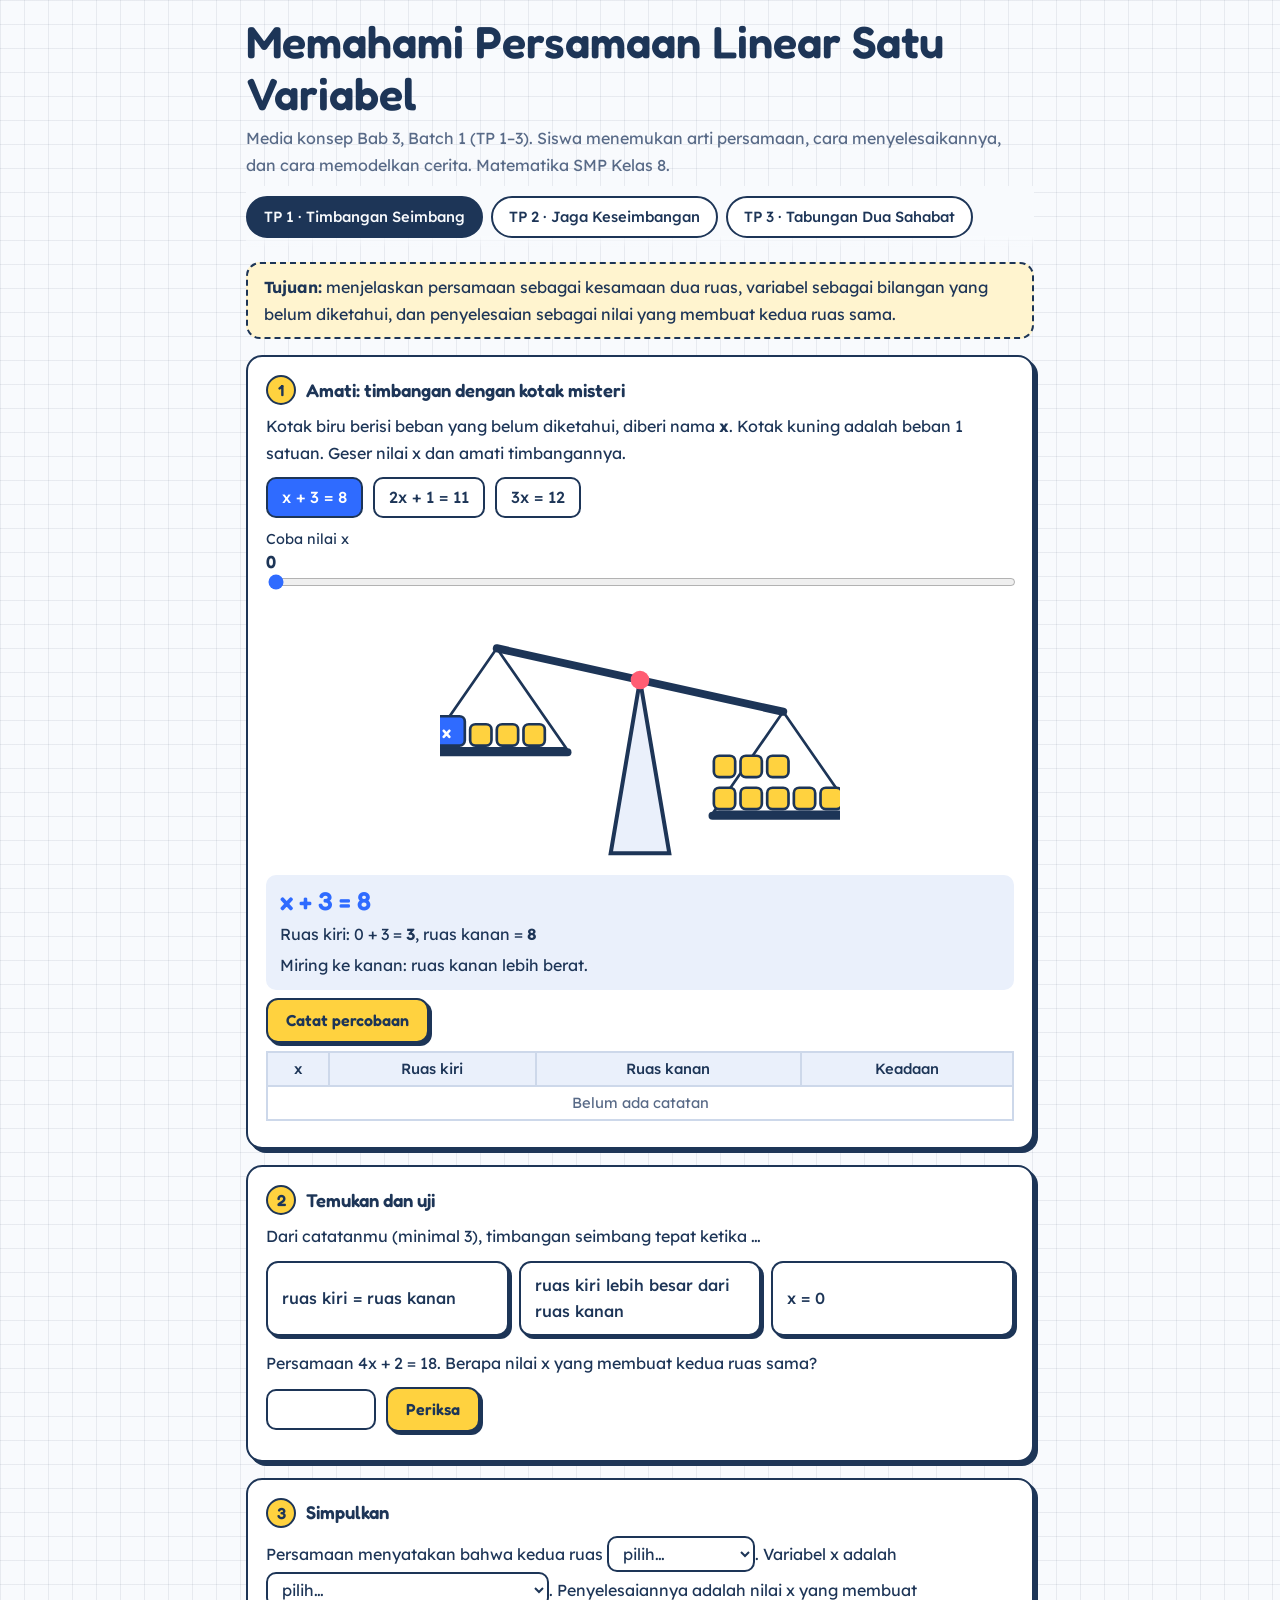
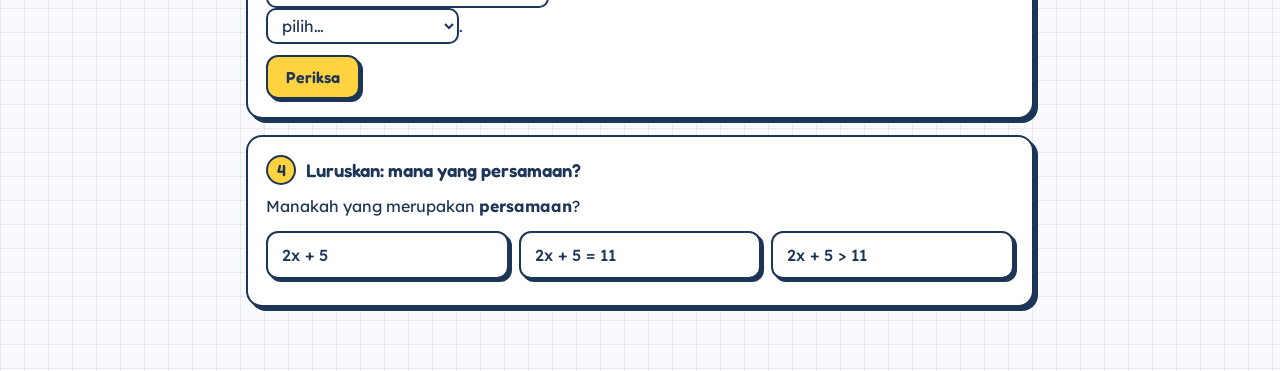
<file: media/matematika/linear/bagian1/media1.html>
<!DOCTYPE html>
<html lang="id">
<head>
<meta charset="utf-8">
<meta name="viewport" content="width=device-width, initial-scale=1, viewport-fit=cover">
<title>Media Konsep Bab 3 – Persamaan Linear Satu Variabel (TP 1–3)</title>
<link href="https://fonts.googleapis.com/css2?family=Fredoka:wght@500;600&family=Lexend:wght@400;500&display=swap" rel="stylesheet">
<style>
:root{--paper:#f8fafd;--grid:rgba(29,53,87,.08);--ink:#1d3557;--muted:#586a87;--card:#fff;--line:#cdd8ea;--blue:#2f6bff;--yellow:#ffd23f;--coral:#ff5d73;--teal:#13a08f;--soft:#eaf0fb;--sh:#1d3557;--onb:#fff;
box-sizing:border-box;padding-top:env(safe-area-inset-top,0px);padding-bottom:env(safe-area-inset-bottom,0px);color-scheme:light}
@media(prefers-color-scheme:dark){:root:not([data-theme="light"]){--paper:#0e1a2b;--grid:rgba(255,255,255,.055);--ink:#eaf1ff;--muted:#9fb1cc;--card:#16263d;--line:#2c415f;--blue:#6c93ff;--coral:#ff7a8c;--teal:#3ccdb9;--soft:#1d3150;--sh:#050b14;--onb:#0e1a2b;color-scheme:dark}}
:root[data-theme="dark"]{--paper:#0e1a2b;--grid:rgba(255,255,255,.055);--ink:#eaf1ff;--muted:#9fb1cc;--card:#16263d;--line:#2c415f;--blue:#6c93ff;--coral:#ff7a8c;--teal:#3ccdb9;--soft:#1d3150;--sh:#050b14;--onb:#0e1a2b;color-scheme:dark}
html{scroll-padding-top:calc(env(safe-area-inset-top,0px) + 64px)}
*{box-sizing:border-box}
body{margin:0;color:var(--ink);background-color:var(--paper);background-image:linear-gradient(var(--grid) 1px,transparent 1px),linear-gradient(90deg,var(--grid) 1px,transparent 1px);background-size:24px 24px;font:16px/1.65 'Lexend',system-ui,sans-serif}
h1,h2,h3{font-family:'Fredoka','Lexend',sans-serif;font-weight:600;line-height:1.15;margin:0 0 .4rem}
h1{font-size:clamp(1.9rem,6vw,2.8rem)}h3{font-size:1.15rem;margin:0}p{margin:0 0 .7em}
.wrap{max-width:820px;margin:0 auto;padding:16px 16px 48px}
button,select,input{font:inherit;color:inherit}button{cursor:pointer}:focus-visible{outline:3px solid var(--blue);outline-offset:2px}
.muted{color:var(--muted)}.sub{color:var(--muted);margin:0 0 6px}
.tabs{position:sticky;top:env(safe-area-inset-top,0px);z-index:20;display:flex;gap:8px;overflow-x:auto;padding:10px 0;margin:8px 0 14px;background:linear-gradient(var(--paper) 80%,transparent);scrollbar-width:none}
.tab{flex:0 0 auto;border:2px solid var(--ink);background:var(--card);border-radius:999px;padding:7px 16px;font-weight:500;font-size:.92rem;white-space:nowrap}
.tab[aria-selected="true"]{background:var(--ink);color:var(--paper)}
.pane{display:none}.pane.on{display:block}
.card{background:var(--card);border:2px solid var(--ink);border-radius:16px;padding:18px;box-shadow:4px 4px 0 var(--sh);margin-bottom:16px}
.goal{border:2px dashed var(--ink);border-radius:14px;padding:10px 16px;margin-bottom:16px;background:color-mix(in srgb,var(--yellow) 25%,var(--card))}
.sh{display:flex;align-items:center;gap:10px;margin-bottom:8px}
.n{display:inline-grid;place-items:center;width:30px;height:30px;border-radius:50%;background:var(--yellow);color:#1d3557;border:2px solid var(--ink);font:600 1rem 'Fredoka',sans-serif;flex:0 0 30px}
.btn{display:inline-block;border:2px solid var(--ink);background:var(--yellow);color:#1d3557;font-family:'Fredoka',sans-serif;font-weight:600;font-size:1rem;padding:7px 18px;border-radius:12px;box-shadow:3px 3px 0 var(--sh)}
.btn:active{transform:translate(3px,3px);box-shadow:none}.btn.alt{background:var(--card);color:var(--ink)}.btn.sm{padding:5px 12px;font-size:.95rem}
.row{display:flex;gap:10px;flex-wrap:wrap;align-items:center;margin:10px 0}
.seg button{border:2px solid var(--ink);background:var(--card);border-radius:10px;padding:5px 14px;font-weight:500}
.seg button[aria-pressed="true"]{background:var(--blue);color:var(--onb)}
.ex{background:var(--soft);border-radius:10px;padding:10px 14px;margin:.5rem 0;overflow-x:auto;line-height:1.9}
.eqn{font:600 1.6rem 'Fredoka',sans-serif;color:var(--blue)}
table{border-collapse:collapse;width:100%;font-size:.92rem;margin:8px 0}
th,td{border:2px solid var(--line);padding:4px 6px;text-align:center}th{background:var(--soft);font-weight:500}tr.hl td{background:color-mix(in srgb,var(--teal) 30%,var(--card))}
.sl{display:grid;gap:8px;grid-template-columns:repeat(auto-fit,minmax(170px,1fr));margin:8px 0}
.sl label{display:flex;flex-direction:column;font-size:.9rem}.sl output{font:600 1.1rem 'Fredoka',sans-serif}
input[type=range]{width:100%;accent-color:var(--blue)}
input[type=number],select{border:2px solid var(--ink);border-radius:10px;background:var(--card);padding:5px 10px;max-width:100%}
input[type=number]{width:110px}
.opts{display:grid;gap:10px;grid-template-columns:repeat(auto-fit,minmax(150px,1fr));margin:8px 0}
.opt{border:2px solid var(--ink);background:var(--card);border-radius:12px;padding:9px 14px;font-weight:500;text-align:left;box-shadow:3px 3px 0 var(--sh)}
.opt:not(:disabled):hover{background:var(--soft)}.opt.good{background:var(--teal);color:#fff}.opt.bad{background:var(--coral);color:#fff}.opt:disabled{cursor:default}
.fb{margin-top:10px;border:2px solid var(--ink);border-radius:12px;padding:9px 14px}
.fb.ok{background:color-mix(in srgb,var(--teal) 22%,var(--card))}.fb.no{background:color-mix(in srgb,var(--coral) 22%,var(--card))}
.sum{margin-top:12px;border:2px solid var(--ink);border-left-width:8px;border-radius:12px;padding:10px 14px;background:color-mix(in srgb,var(--blue) 12%,var(--card))}
svg{display:block;width:100%;max-width:400px;margin:8px auto;height:auto}
.tx{fill:var(--ink);font:600 13px 'Fredoka',sans-serif;text-anchor:middle}
.ln{border:2px solid var(--ink);background:var(--card);border-radius:10px;padding:6px 14px;margin:6px 0;font-size:1.15rem}
.ln i{font:500 .82rem 'Lexend',sans-serif;color:var(--muted);font-style:normal;float:right}
.bar{height:22px;border:2px solid var(--ink);border-radius:6px;margin:4px 0;color:#1d3557;font:600 .8rem 'Fredoka',sans-serif;padding:0 8px;display:flex;align-items:center;white-space:nowrap}
[hidden]{display:none!important}
@media(prefers-reduced-motion:reduce){*{animation:none!important;transition:none!important}}
</style>
</head>
<body>
<div class="wrap">
<h1>Memahami Persamaan Linear Satu Variabel</h1>
<p class="sub">Media konsep Bab 3, Batch 1 (TP 1–3). Siswa menemukan arti persamaan, cara menyelesaikannya, dan cara memodelkan cerita. Matematika SMP Kelas 8.</p>
<nav class="tabs" role="tablist">
  <button class="tab" role="tab" aria-selected="true" data-t="p1">TP 1 · Timbangan Seimbang</button>
  <button class="tab" role="tab" aria-selected="false" data-t="p2">TP 2 · Jaga Keseimbangan</button>
  <button class="tab" role="tab" aria-selected="false" data-t="p3">TP 3 · Tabungan Dua Sahabat</button>
</nav>

<!-- TP1 -->
<section class="pane on" id="p1">
  <div class="goal"><b>Tujuan:</b> menjelaskan persamaan sebagai kesamaan dua ruas, variabel sebagai bilangan yang belum diketahui, dan penyelesaian sebagai nilai yang membuat kedua ruas sama.</div>
  <div class="card">
    <div class="sh"><span class="n">1</span><h3>Amati: timbangan dengan kotak misteri</h3></div>
    <p>Kotak biru berisi beban yang belum diketahui, diberi nama <b>x</b>. Kotak kuning adalah beban 1 satuan. Geser nilai x dan amati timbangannya.</p>
    <div class="seg row" id="pr1"><button data-v="1,3,8" aria-pressed="true">x + 3 = 8</button><button data-v="2,1,11" aria-pressed="false">2x + 1 = 11</button><button data-v="3,0,12" aria-pressed="false">3x = 12</button></div>
    <div class="sl"><label>Coba nilai x <output id="ox">0</output><input type="range" id="xx" min="0" max="12" value="0"></label></div>
    <svg id="svg1" viewBox="0 0 300 200" role="img" aria-label="Timbangan"></svg>
    <div class="ex" id="r1"></div>
    <button class="btn" id="rec1">Catat percobaan</button>
    <table><thead><tr><th>x</th><th>Ruas kiri</th><th>Ruas kanan</th><th>Keadaan</th></tr></thead><tbody id="t1"><tr><td colspan="4" class="muted">Belum ada catatan</td></tr></tbody></table>
  </div>
  <div class="card">
    <div class="sh"><span class="n">2</span><h3>Temukan dan uji</h3></div>
    <div id="m1"></div>
    <p style="margin-top:14px">Persamaan 4x + 2 = 18. Berapa nilai x yang membuat kedua ruas sama?</p>
    <div class="row"><input type="number" id="q1" inputmode="numeric" aria-label="x"><button class="btn" id="b1q">Periksa</button></div><div class="fb" id="f1q" hidden></div>
  </div>
  <div class="card">
    <div class="sh"><span class="n">3</span><h3>Simpulkan</h3></div>
    <p>Persamaan menyatakan bahwa kedua ruas
      <select id="s11"><option value="">pilih…</option><option value="1">bernilai sama</option><option value="0">dijumlahkan</option><option value="0">dikalikan</option></select>.
      Variabel x adalah
      <select id="s12"><option value="">pilih…</option><option value="1">bilangan yang belum diketahui</option><option value="0">selalu bernilai 1</option></select>.
      Penyelesaiannya adalah nilai x yang membuat
      <select id="s13"><option value="">pilih…</option><option value="1">kedua ruas sama</option><option value="0">x = 0</option><option value="0">ruas kiri lebih besar</option></select>.</p>
    <button class="btn" id="b13">Periksa</button><div class="fb" id="f13" hidden></div>
    <div class="sum" id="sm1" hidden>Persamaan linear satu variabel adalah kalimat terbuka dengan tanda “=” yang memuat satu variabel berpangkat satu. Penyelesaiannya adalah nilai variabel yang membuat kedua ruas bernilai sama. Cara mengujinya: substitusikan nilai itu ke kedua ruas.</div>
  </div>
  <div class="card">
    <div class="sh"><span class="n">4</span><h3>Luruskan: mana yang persamaan?</h3></div>
    <div id="m14"></div>
  </div>
</section>

<!-- TP2 -->
<section class="pane" id="p2">
  <div class="goal"><b>Tujuan:</b> menyelesaikan persamaan dengan memberi operasi yang sama pada kedua ruas dan menjelaskan alasannya.</div>
  <div class="card">
    <div class="sh"><span class="n">1</span><h3>Eksperimen: jaga timbangan tetap seimbang</h3></div>
    <p>Pilih persamaan, lalu beri operasi yang <b>sama</b> pada kedua ruas sampai x berdiri sendiri.</p>
    <div class="seg row" id="eqs"></div>
    <div id="hist"></div>
    <div class="row">Angka n: <input type="number" id="nn" min="1" max="20" value="2">
      <button class="btn alt sm" data-k="a">+ n</button><button class="btn alt sm" data-k="b">− n</button><button class="btn alt sm" data-k="xa">+ n·x</button><button class="btn alt sm" data-k="xb">− n·x</button><button class="btn alt sm" data-k="m">× n</button><button class="btn alt sm" data-k="d">÷ n</button></div>
    <div class="row"><button class="btn sm" id="und">Urungkan</button><button class="btn alt sm" id="rst">Ulang soal</button></div>
    <div class="fb" id="f2" hidden></div>
  </div>
  <div class="card">
    <div class="sh"><span class="n">2</span><h3>Simpulkan</h3></div>
    <p>Persamaan tetap seimbang jika kedua ruas diberi operasi yang
      <select id="s21"><option value="">pilih…</option><option value="1">sama</option><option value="0">berbeda</option></select>.
      Untuk menghilangkan + 5 di ruas kiri, kedua ruas
      <select id="s22"><option value="">pilih…</option><option value="1">dikurangi 5</option><option value="0">ditambah 5</option><option value="0">dikali 5</option></select>.</p>
    <button class="btn" id="b21">Periksa</button><div class="fb" id="f21" hidden></div>
    <div class="sum" id="sm2" hidden>Kedua ruas boleh ditambah, dikurangi, dikali, atau dibagi dengan bilangan yang sama (bukan nol), dan persamaan tetap benar. Gunakan operasi lawan: lawan dari + adalah −, lawan dari × adalah ÷.</div>
  </div>
  <div class="card">
    <div class="sh"><span class="n">3</span><h3>Detektif: temukan langkah yang salah</h3></div>
    <div id="d1"></div><div id="d2" style="margin-top:14px"></div><div id="d3" style="margin-top:14px"></div>
  </div>
</section>

<!-- TP3 -->
<section class="pane" id="p3">
  <div class="goal"><b>Tujuan:</b> mengubah masalah cerita menjadi persamaan linear satu variabel, menyelesaikannya, dan menafsirkan hasilnya.</div>
  <div class="card">
    <div class="sh"><span class="n">1</span><h3>Amati: tabungan Joko dan Rizka</h3></div>
    <p>Joko punya Rp50.000 dan menabung Rp5.000 tiap minggu. Rizka punya Rp20.000 dan menabung Rp10.000 tiap minggu. Geser minggunya.</p>
    <div class="sl"><label>Minggu ke-w <output id="ow">0</output><input type="range" id="xw" min="0" max="10" value="0"></label></div>
    <div class="bar" id="bj" style="background:var(--yellow)"></div><div class="bar" id="br" style="background:var(--teal);color:#fff"></div>
    <table><thead><tr><th>Minggu</th><th>Joko (ribu Rp)</th><th>Rizka (ribu Rp)</th></tr></thead><tbody id="t3"></tbody></table>
  </div>
  <div class="card">
    <div class="sh"><span class="n">2</span><h3>Modelkan menjadi persamaan</h3></div>
    <div id="m3"></div>
  </div>
  <div class="card">
    <div class="sh"><span class="n">3</span><h3>Selesaikan dan tafsirkan</h3></div>
    <p><b>A.</b> Pada minggu keberapa saldo mereka sama?</p>
    <div class="row"><input type="number" id="qa" inputmode="numeric" aria-label="A"><button class="btn" id="ba">Periksa</button></div><div class="fb" id="fa" hidden></div>
    <p style="margin-top:14px"><b>B.</b> Berapa saldo mereka saat itu (dalam ribu rupiah)?</p>
    <div class="row"><input type="number" id="qb" inputmode="numeric" aria-label="B"><button class="btn" id="bb">Periksa</button></div><div class="fb" id="fb" hidden></div>
  </div>
  <div class="card">
    <div class="sh"><span class="n">4</span><h3>Terapkan pada masalah baru</h3></div>
    <p>Taksi A: tarif buka Rp10.000 ditambah Rp4.000 per km. Taksi B: tarif buka Rp4.000 ditambah Rp6.000 per km. Kita ingin tahu jarak (k) saat ongkosnya sama.</p>
    <div id="m4"></div>
    <p style="margin-top:14px">Pada jarak berapa km ongkos kedua taksi sama?</p>
    <div class="row"><input type="number" id="qk" inputmode="numeric" aria-label="k"><button class="btn" id="bk">Periksa</button></div><div class="fb" id="fk" hidden></div>
    <div class="sum" id="sm3" hidden><b>Langkah memodelkan cerita:</b><br>1. Tentukan apa yang dicari, lalu beri nama variabel.<br>2. Tulis ekspresi untuk tiap pihak: nilai awal + (laju × variabel).<br>3. Samakan kedua ekspresi, lalu selesaikan dengan operasi yang sama di kedua ruas.<br>4. Uji hasilnya, lalu jawab sesuai pertanyaan dengan satuannya.</div>
  </div>
</section>
</div>

<script>
const $=s=>document.querySelector(s),M='\u2212';
const say=(el,ok,h)=>{el.hidden=false;el.className='fb '+(ok?'ok':'no');el.innerHTML=h};
const pt=p=>p[0].toFixed(1)+','+p[1].toFixed(1);
document.querySelectorAll('.tab').forEach(t=>t.onclick=()=>{
  document.querySelectorAll('.tab').forEach(x=>x.setAttribute('aria-selected',x===t));
  document.querySelectorAll('.pane').forEach(p=>p.classList.toggle('on',p.id===t.dataset.t));
  window.scrollTo({top:0});
});
function mc(id,q,opts,done,pre){
  const c=$(id);
  c.innerHTML=`<p>${q}</p><div class="opts">${opts.map((o,i)=>`<button class="opt" data-i="${i}">${o.t}</button>`).join('')}</div><div class="fb" hidden></div>`;
  c.onclick=e=>{const b=e.target.closest('.opt');if(!b||b.disabled)return;const o=opts[+b.dataset.i],f=c.querySelector('.fb');
    if(pre){const m=pre();if(m)return say(f,false,m)}
    if(o.ok){c.querySelectorAll('.opt').forEach(x=>x.disabled=true);b.classList.add('good');say(f,true,o.w);done&&done()}
    else{b.classList.add('bad');b.disabled=true;say(f,false,o.w)}};
}
function selchk(btn,sels,fb,sum,msg){
  $(btn).onclick=()=>{const v=sels.map(s=>$(s).value),f=$(fb);
    if(v.includes(''))return say(f,false,'Lengkapi semua pilihan dulu.');
    if(v.every(x=>x==='1')){say(f,true,'<b>Tepat.</b> Kamu sudah menyimpulkannya sendiri.');$(sum).hidden=false}else say(f,false,msg)};
}
function numq(inp,btn,fb,ans,hint,done){
  $(btn).onclick=()=>{const f=$(fb);if(!$(inp).value)return say(f,false,'Tulis jawabanmu dulu.');
    const v=+$(inp).value;if([].concat(ans.v).includes(v)){say(f,true,ans.w);done&&done()}else say(f,false,hint(v))};
}

/* ===== TP1 ===== */
let P1={m:1,a:3,b:8},rows1=[];
function pile(cx,py,items){
  let x=0,row=0,out='';const W=104;
  items.forEach(it=>{const bx=it==='x',w=bx?28:16,h=bx?22:16;if(x+w>W){x=0;row++}
    out+=`<rect x="${cx-W/2+x}" y="${py-row*24-h-2}" width="${w}" height="${h}" rx="4" fill="${bx?'var(--blue)':'var(--yellow)'}" stroke="var(--ink)" stroke-width="2"/>${bx?`<text class="tx" style="fill:#fff" x="${cx-W/2+x+w/2}" y="${py-row*24-8}">x</text>`:''}`;x+=w+4});
  return out;
}
function bal(){
  const {m,a,b}=P1,x=+$('#xx').value;$('#ox').textContent=x;
  const L=m*x+a,R=b,th=Math.max(-14,Math.min(14,(R-L)*2.5)),r=th*Math.PI/180,c=Math.cos(r),s=Math.sin(r);
  const lf=[150-110*c,60-110*s],rt=[150+110*c,60+110*s],pl=lf[1]+75,pr=rt[1]+75;
  const pan=(e,py)=>`<polyline points="${pt(e)} ${e[0]-52},${py} ${e[0]+52},${py} ${pt(e)}" fill="none" stroke="var(--ink)" stroke-width="2"/><rect x="${e[0]-56}" y="${py}" width="112" height="6" rx="3" fill="var(--ink)"/>`;
  $('#svg1').innerHTML=`<polygon points="150,60 128,190 172,190" fill="var(--soft)" stroke="var(--ink)" stroke-width="3"/>
   <line x1="${lf[0]}" x2="${rt[0]}" y1="${lf[1]}" y2="${rt[1]}" stroke="var(--ink)" stroke-width="6" stroke-linecap="round"/><circle cx="150" cy="60" r="7" fill="var(--coral)"/>
   ${pan(lf,pl)}${pan(rt,pr)}${pile(lf[0],pl,[...Array(m).fill('x'),...Array(a).fill('u')])}${pile(rt[0],pr,Array(b).fill('u'))}`.replace(/x1="([^"]+)" x2="([^"]+)"/,(_,p,q)=>`x1="${p.split(',')[0]}" x2="${q.split(',')[0]}"`);
  const lt=`${m>1?m:''}x${a?' + '+a:''}`;
  $('#r1').innerHTML=`<span class="eqn">${lt} = ${b}</span><br>Ruas kiri: ${m>1?m+' × ':''}${x}${a?' + '+a:''} = <b>${L}</b>, ruas kanan = <b>${R}</b><br>${L===R?'<b>Seimbang.</b> Kedua ruas sama.':L>R?'Miring ke kiri: ruas kiri lebih berat.':'Miring ke kanan: ruas kanan lebih berat.'}`;
}
$('#xx').oninput=bal;
$('#pr1').onclick=e=>{const b=e.target.closest('button');if(!b)return;const [m,a,bb]=b.dataset.v.split(',').map(Number);P1={m,a,b:bb};rows1=[];$('#xx').value=0;
  document.querySelectorAll('#pr1 button').forEach(x=>x.setAttribute('aria-pressed',x===b));$('#t1').innerHTML='<tr><td colspan="4" class="muted">Belum ada catatan</td></tr>';bal()};
$('#rec1').onclick=()=>{const x=+$('#xx').value,L=P1.m*x+P1.a;if(!rows1.some(r=>r[0]===x))rows1.push([x,L,P1.b]);
  $('#t1').innerHTML=rows1.map(r=>`<tr class="${r[1]===r[2]?'hl':''}"><td>${r[0]}</td><td>${r[1]}</td><td>${r[2]}</td><td>${r[1]===r[2]?'seimbang':r[1]>r[2]?'kiri berat':'kanan berat'}</td></tr>`).join('')};
mc('#m1','Dari catatanmu (minimal 3), timbangan seimbang tepat ketika …',[
 {t:'ruas kiri = ruas kanan',ok:1,w:'<b>Tepat.</b> Nilai x yang membuat kedua ruas sama disebut penyelesaian persamaan.'},
 {t:'ruas kiri lebih besar dari ruas kanan',w:'Belum tepat. Lihat tabel: saat ruas kiri lebih besar, timbangan miring ke kiri.'},
 {t:'x = 0',w:'Belum tepat. Lihat tabel: saat x = 0 timbangan tidak seimbang.'}],null,
 ()=>rows1.length<3?`Catat dulu minimal 3 percobaan (sekarang ${rows1.length}).`:'');
numq('#q1','#b1q','#f1q',{v:4,w:'<b>Tepat.</b> Uji: 4(4) + 2 = 16 + 2 = 18, sama dengan ruas kanan.'},
 v=>`Uji nilai itu: 4(${v}) + 2 = ${4*v+2}, sedangkan ruas kanan 18. Kedua ruas ${4*v+2>18?'belum sama (kiri terlalu besar)':'belum sama (kiri terlalu kecil)'}. Coba nilai lain.`);
selchk('#b13',['#s11','#s12','#s13'],'#f13','#sm1','Belum tepat. Ingat timbangan: persamaan berarti kedua ruas bernilai sama, x adalah beban yang belum diketahui, dan penyelesaian membuat timbangan seimbang.');
mc('#m14','Manakah yang merupakan <b>persamaan</b>?',[
 {t:'2x + 5',w:'Ini hanya ekspresi, tidak ada tanda “=” yang menyatakan kesamaan dua ruas.'},
 {t:'2x + 5 = 11',ok:1,w:'<b>Tepat.</b> Ada tanda “=” dan variabel x. Penyelesaiannya x = 3 (2 × 3 + 5 = 11).'},
 {t:'2x + 5 &gt; 11',w:'Ini pertidaksamaan, karena memakai tanda “&gt;”. Pertidaksamaan dipelajari di TP 4–6.'}]);
bal();

/* ===== TP2 ===== */
const EQS=[[2,3,0,11],[3,-4,0,8],[5,2,3,10],[4,-7,1,5]];
let st=[],eq0=null;
const sd=(c,k)=>{const xs=c===0?'':c===1?'x':c===-1?M+'x':(c<0?M+(-c):c)+'x';if(!xs)return String(k<0?M+(-k):k);return k===0?xs:`${xs} ${k<0?M:'+'} ${Math.abs(k)}`};
const es=e=>`${sd(e[0],e[1])} = ${sd(e[2],e[3])}`;
function newEq(i){eq0=EQS[i].slice();st=[{e:eq0.slice(),op:'Persamaan awal'}];$('#f2').hidden=true;drawH();
  document.querySelectorAll('#eqs button').forEach((b,j)=>b.setAttribute('aria-pressed',j===i))}
function drawH(){$('#hist').innerHTML=st.map(s=>`<div class="ln">${es(s.e)}<i>${s.op}</i></div>`).join('')}
$('#eqs').innerHTML=EQS.map((e,i)=>`<button data-i="${i}">${es(e)}</button>`).join('');
$('#eqs').onclick=e=>{const b=e.target.closest('button');if(b)newEq(+b.dataset.i)};
document.querySelector('#p2 .row:nth-of-type(2)');
document.querySelectorAll('#p2 [data-k]').forEach(b=>b.onclick=()=>{
  const n=Math.max(1,Math.min(20,Math.round(+$('#nn').value)||2)),k=b.dataset.k,[p,q,r,s]=st[st.length-1].e,f=$('#f2');let e,op;
  if(k==='a'){e=[p,q+n,r,s+n];op=`+ ${n} di kedua ruas`}
  else if(k==='b'){e=[p,q-n,r,s-n];op=`${M} ${n} di kedua ruas`}
  else if(k==='xa'){e=[p+n,q,r+n,s];op=`+ ${n}x di kedua ruas`}
  else if(k==='xb'){e=[p-n,q,r-n,s];op=`${M} ${n}x di kedua ruas`}
  else if(k==='m'){e=[p*n,q*n,r*n,s*n];op=`× ${n} di kedua ruas`}
  else{if(![p,q,r,s].every(v=>v%n===0))return say(f,false,`Tidak semua suku habis dibagi ${n}, sehingga muncul pecahan. Coba operasi lain dulu.`);e=[p/n,q/n,r/n,s/n];op=`÷ ${n} di kedua ruas`}
  st.push({e,op});drawH();
  const [P,Q,R,S]=e,sol=(P===1&&Q===0&&R===0)?S:(P===0&&R===1&&S===0)?Q:null;
  if(sol!==null){const [a,b,c,d]=eq0;say(f,true,`<b>Selesai: x = ${sol}.</b> Uji pada persamaan awal: ruas kiri = ${a}(${sol}) ${b<0?M:'+'} ${Math.abs(b)} = ${a*sol+b}, ruas kanan = ${c}(${sol}) ${d<0?M:'+'} ${Math.abs(d)} = ${c*sol+d}. Keduanya sama.`)}
  else say(f,true,'Kedua ruas diberi operasi yang sama, jadi persamaan tetap seimbang. Lanjutkan sampai x sendirian.');
});
$('#und').onclick=()=>{if(st.length>1){st.pop();drawH();$('#f2').hidden=true}};
$('#rst').onclick=()=>{const i=[...document.querySelectorAll('#eqs button')].findIndex(b=>b.getAttribute('aria-pressed')==='true');newEq(i)};
selchk('#b21',['#s21','#s22'],'#f21','#sm2','Belum tepat. Bayangkan timbangan: agar tetap seimbang, perlakuan di kedua sisi harus sama. Untuk meniadakan + 5, gunakan operasi lawannya, yaitu dikurangi 5.');
function det(id,t,lines,err,fix){mc(id,`${t}<div class="ex">${lines.join('<br>')}</div>Di baris mana kesalahannya?`,
  lines.map((l,i)=>({t:l,ok:i===err,w:i===err?`<b>Ketemu.</b> ${fix}`:'Baris ini sudah benar. Periksa baris lain.'})))}
det('#d1','Kasus 1:',['x + 5 = 12','x = 12 + 5','x = 17'],1,'Untuk menghilangkan + 5, kedua ruas <b>dikurangi</b> 5: x = 12 − 5 = 7. Uji: 7 + 5 = 12.');
det('#d2','Kasus 2:',['2x = 10','x = 10 − 2','x = 8'],1,'2x berarti 2 dikali x. Operasi lawannya adalah <b>dibagi</b> 2: x = 10 ÷ 2 = 5. Uji: 2 × 5 = 10.');
det('#d3','Kasus 3:',['3x − 4 = 8','3x = 8 − 4','x = 4 ÷ 3'],1,'Untuk meniadakan − 4, kedua ruas <b>ditambah</b> 4: 3x = 8 + 4 = 12, lalu x = 12 ÷ 3 = 4.');
newEq(0);

/* ===== TP3 ===== */
function r3(){
  const w=+$('#xw').value;$('#ow').textContent=w;const j=50+5*w,r=20+10*w;
  $('#bj').style.width=Math.max(18,j/150*100)+'%';$('#bj').textContent=`Joko: ${j}`;
  $('#br').style.width=Math.max(18,r/150*100)+'%';$('#br').textContent=`Rizka: ${r}`;
  $('#t3').innerHTML=Array.from({length:w+1},(_,i)=>`<tr class="${50+5*i===20+10*i?'hl':''}"><td>${i}</td><td>${50+5*i}</td><td>${20+10*i}</td></tr>`).join('');
}
$('#xw').oninput=r3;r3();
let dn3=0;const d3=()=>{if(++dn3===4)$('#sm3').hidden=false};
mc('#m3','Misalkan w adalah banyak minggu. Persamaan yang menyatakan saldo mereka sama adalah …',[
 {t:'50 + 5w = 20 + 10w',ok:1,w:'<b>Tepat.</b> Saldo = saldo awal + (tabungan per minggu × banyak minggu).'},
 {t:'50w + 5 = 20w + 10',w:'Variabel w harus dikalikan dengan <b>tabungan per minggu</b>, bukan dengan saldo awal.'},
 {t:'50 + 5 = 20 + 10',w:'Persamaan ini tidak memuat w, padahal yang dicari adalah banyak minggu.'}],d3);
numq('#qa','#ba','#fa',{v:6,w:'<b>Tepat.</b> 50 + 5w = 20 + 10w → 30 = 5w → w = 6. Cocok dengan baris yang menyala di tabel.'},
 v=>v===30?'30 adalah selisih saldo awal (50 − 20). Bagi dengan selisih tabungan per minggu (10 − 5) untuk mendapat w.':`Uji ${v} minggu: Joko 50 + 5(${v}) = ${50+5*v}, Rizka 20 + 10(${v}) = ${20+10*v}. Belum sama.`,d3);
numq('#qb','#bb','#fb',{v:[80,80000],w:'<b>Tepat.</b> Saldo = 50 + 5(6) = 80, yaitu Rp80.000 untuk masing-masing.'},
 v=>v===6?'6 adalah banyak minggunya. Yang ditanyakan saldo: masukkan w = 6 ke 50 + 5w.':'Belum tepat. Masukkan w = 6 ke 50 + 5w (atau 20 + 10w) dan jawab dalam ribu rupiah.',d3);
mc('#m4','Misalkan k adalah jarak (km). Persamaan yang tepat adalah …',[
 {t:'10 + 4k = 4 + 6k',ok:1,w:'<b>Tepat.</b> Ongkos = tarif buka + (tarif per km × k).'},
 {t:'10k + 4 = 4k + 6',w:'Tarif buka tidak dikali jarak. Yang dikali k adalah tarif per km.'},
 {t:'10 + 4 = 4 + 6',w:'Persamaan ini tidak memuat k, padahal yang dicari adalah jarak.'}]);
numq('#qk','#bk','#fk',{v:3,w:'<b>Tepat.</b> 10 + 4k = 4 + 6k → 6 = 2k → k = 3. Uji: A = 10 + 12 = 22, B = 4 + 18 = 22 (ribu rupiah).'},
 v=>v===6?'6 adalah selisih tarif buka (10 − 4). Bagi dengan selisih tarif per km (6 − 4).':`Uji ${v} km: A = 10 + 4(${v}) = ${10+4*v}, B = 4 + 6(${v}) = ${4+6*v}. Belum sama.`,d3);
</script>
</body>
</html>
</file>
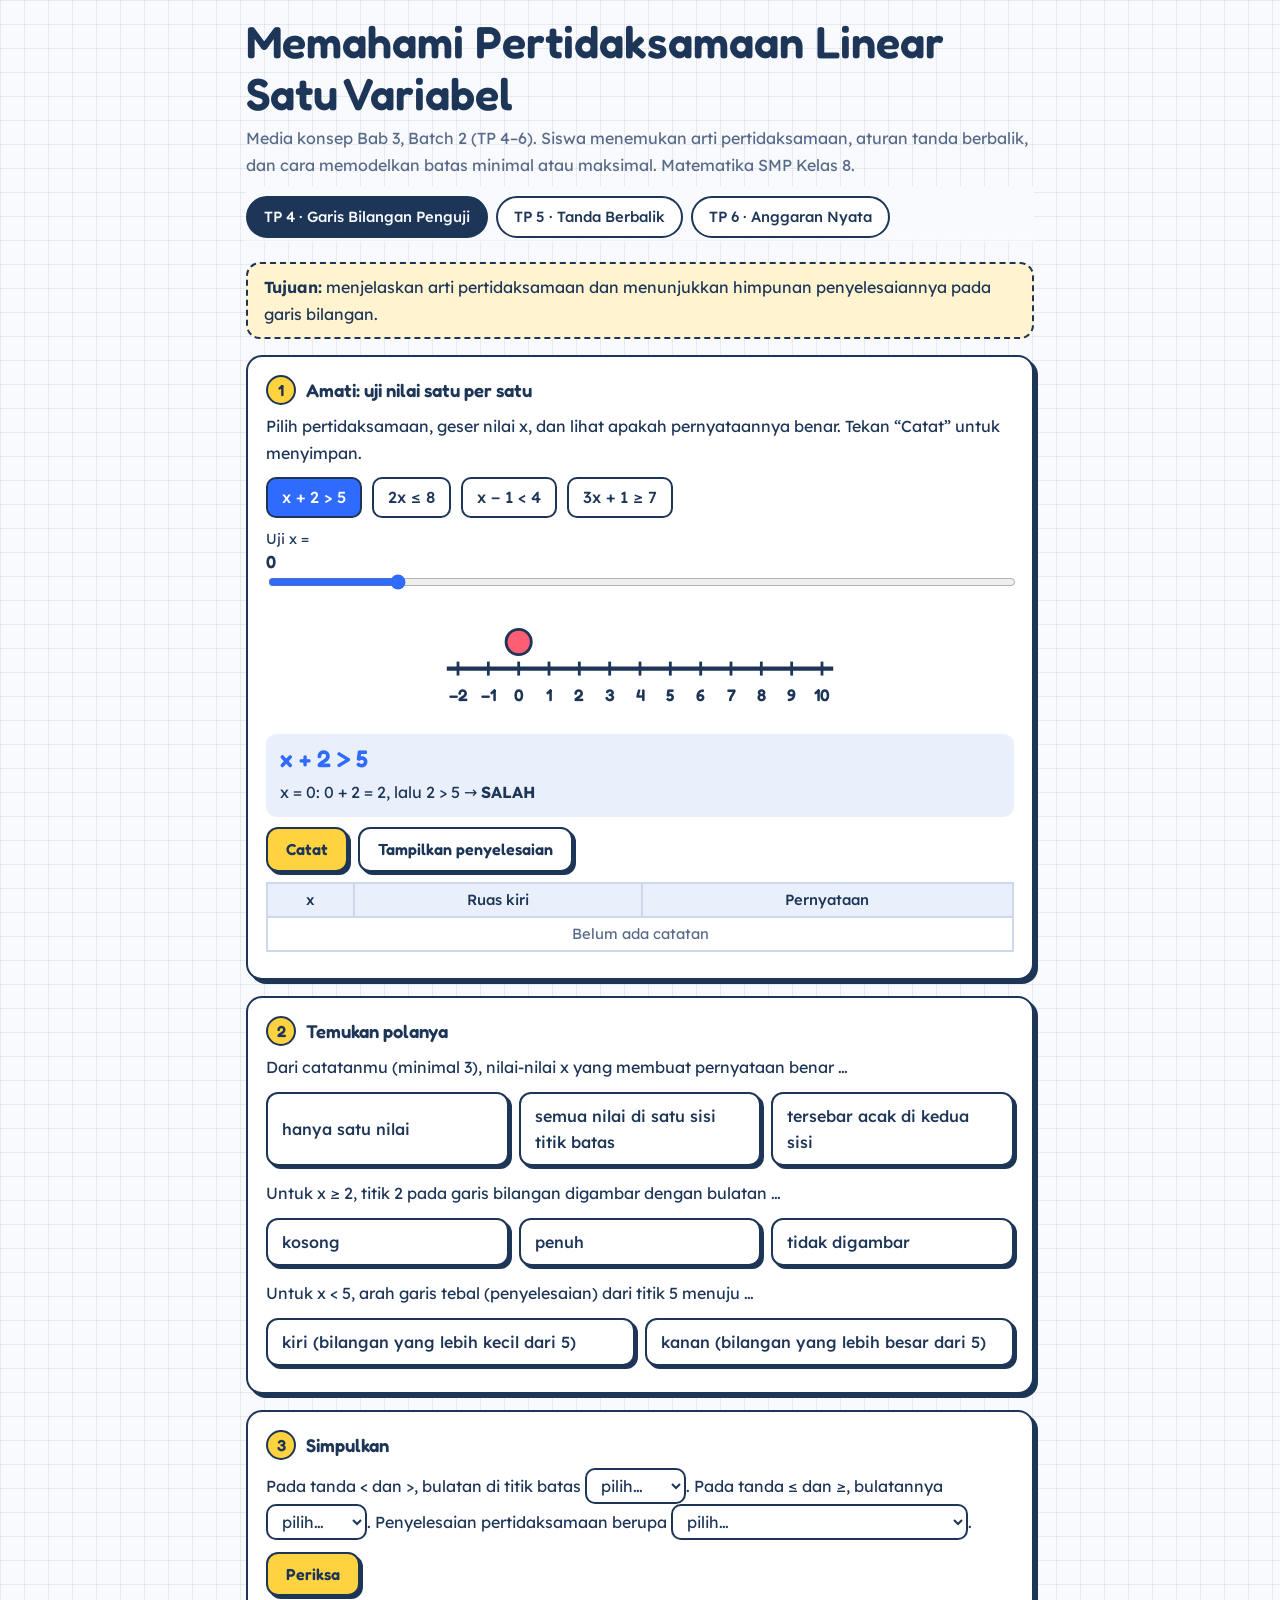
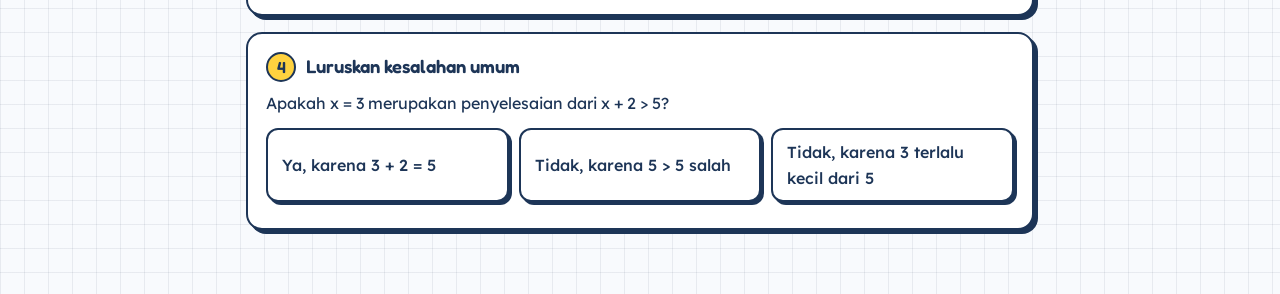
<file: media/matematika/linear/bagian2/media2.html>
<!DOCTYPE html>
<html lang="id">
<head>
<meta charset="utf-8">
<meta name="viewport" content="width=device-width, initial-scale=1, viewport-fit=cover">
<title>Media Konsep Bab 3 – Pertidaksamaan Linear Satu Variabel (TP 4–6)</title>
<link href="https://fonts.googleapis.com/css2?family=Fredoka:wght@500;600&family=Lexend:wght@400;500&display=swap" rel="stylesheet">
<style>
:root{--paper:#f8fafd;--grid:rgba(29,53,87,.08);--ink:#1d3557;--muted:#586a87;--card:#fff;--line:#cdd8ea;--blue:#2f6bff;--yellow:#ffd23f;--coral:#ff5d73;--teal:#13a08f;--soft:#eaf0fb;--sh:#1d3557;--onb:#fff;
box-sizing:border-box;padding-top:env(safe-area-inset-top,0px);padding-bottom:env(safe-area-inset-bottom,0px);color-scheme:light}
@media(prefers-color-scheme:dark){:root:not([data-theme="light"]){--paper:#0e1a2b;--grid:rgba(255,255,255,.055);--ink:#eaf1ff;--muted:#9fb1cc;--card:#16263d;--line:#2c415f;--blue:#6c93ff;--coral:#ff7a8c;--teal:#3ccdb9;--soft:#1d3150;--sh:#050b14;--onb:#0e1a2b;color-scheme:dark}}
:root[data-theme="dark"]{--paper:#0e1a2b;--grid:rgba(255,255,255,.055);--ink:#eaf1ff;--muted:#9fb1cc;--card:#16263d;--line:#2c415f;--blue:#6c93ff;--coral:#ff7a8c;--teal:#3ccdb9;--soft:#1d3150;--sh:#050b14;--onb:#0e1a2b;color-scheme:dark}
html{scroll-padding-top:calc(env(safe-area-inset-top,0px) + 64px)}
*{box-sizing:border-box}
body{margin:0;color:var(--ink);background-color:var(--paper);background-image:linear-gradient(var(--grid) 1px,transparent 1px),linear-gradient(90deg,var(--grid) 1px,transparent 1px);background-size:24px 24px;font:16px/1.65 'Lexend',system-ui,sans-serif}
h1,h2,h3{font-family:'Fredoka','Lexend',sans-serif;font-weight:600;line-height:1.15;margin:0 0 .4rem}
h1{font-size:clamp(1.9rem,6vw,2.8rem)}h3{font-size:1.15rem;margin:0}p{margin:0 0 .7em}
.wrap{max-width:820px;margin:0 auto;padding:16px 16px 48px}
button,select,input{font:inherit;color:inherit}button{cursor:pointer}:focus-visible{outline:3px solid var(--blue);outline-offset:2px}
.muted{color:var(--muted)}.sub{color:var(--muted);margin:0 0 6px}
.tabs{position:sticky;top:env(safe-area-inset-top,0px);z-index:20;display:flex;gap:8px;overflow-x:auto;padding:10px 0;margin:8px 0 14px;background:linear-gradient(var(--paper) 80%,transparent);scrollbar-width:none}
.tab{flex:0 0 auto;border:2px solid var(--ink);background:var(--card);border-radius:999px;padding:7px 16px;font-weight:500;font-size:.92rem;white-space:nowrap}
.tab[aria-selected="true"]{background:var(--ink);color:var(--paper)}
.pane{display:none}.pane.on{display:block}
.card{background:var(--card);border:2px solid var(--ink);border-radius:16px;padding:18px;box-shadow:4px 4px 0 var(--sh);margin-bottom:16px}
.goal{border:2px dashed var(--ink);border-radius:14px;padding:10px 16px;margin-bottom:16px;background:color-mix(in srgb,var(--yellow) 25%,var(--card))}
.sh{display:flex;align-items:center;gap:10px;margin-bottom:8px}
.n{display:inline-grid;place-items:center;width:30px;height:30px;border-radius:50%;background:var(--yellow);color:#1d3557;border:2px solid var(--ink);font:600 1rem 'Fredoka',sans-serif;flex:0 0 30px}
.btn{display:inline-block;border:2px solid var(--ink);background:var(--yellow);color:#1d3557;font-family:'Fredoka',sans-serif;font-weight:600;font-size:1rem;padding:7px 18px;border-radius:12px;box-shadow:3px 3px 0 var(--sh)}
.btn:active{transform:translate(3px,3px);box-shadow:none}.btn.alt{background:var(--card);color:var(--ink)}.btn.sm{padding:5px 12px;font-size:.95rem}
.row{display:flex;gap:10px;flex-wrap:wrap;align-items:center;margin:10px 0}
.seg button{border:2px solid var(--ink);background:var(--card);border-radius:10px;padding:5px 14px;font-weight:500}
.seg button[aria-pressed="true"]{background:var(--blue);color:var(--onb)}
.ex{background:var(--soft);border-radius:10px;padding:10px 14px;margin:.5rem 0;overflow-x:auto;line-height:1.9}
.eqn{font:600 1.5rem 'Fredoka',sans-serif;color:var(--blue)}
table{border-collapse:collapse;width:100%;font-size:.92rem;margin:8px 0}
th,td{border:2px solid var(--line);padding:4px 6px;text-align:center}th{background:var(--soft);font-weight:500}tr.hl td{background:color-mix(in srgb,var(--teal) 30%,var(--card))}tr.fl td{background:color-mix(in srgb,var(--coral) 28%,var(--card))}
.sl{display:grid;gap:8px;grid-template-columns:repeat(auto-fit,minmax(170px,1fr));margin:8px 0}
.sl label{display:flex;flex-direction:column;font-size:.9rem}.sl output{font:600 1.1rem 'Fredoka',sans-serif}
input[type=range]{width:100%;accent-color:var(--blue)}
input[type=number],select{border:2px solid var(--ink);border-radius:10px;background:var(--card);padding:5px 10px;max-width:100%}
input[type=number]{width:100px}
.opts{display:grid;gap:10px;grid-template-columns:repeat(auto-fit,minmax(150px,1fr));margin:8px 0}
.opt{border:2px solid var(--ink);background:var(--card);border-radius:12px;padding:9px 14px;font-weight:500;text-align:left;box-shadow:3px 3px 0 var(--sh)}
.opt:not(:disabled):hover{background:var(--soft)}.opt.good{background:var(--teal);color:#fff}.opt.bad{background:var(--coral);color:#fff}.opt:disabled{cursor:default}
.fb{margin-top:10px;border:2px solid var(--ink);border-radius:12px;padding:9px 14px}
.fb.ok{background:color-mix(in srgb,var(--teal) 22%,var(--card))}.fb.no{background:color-mix(in srgb,var(--coral) 22%,var(--card))}
.sum{margin-top:12px;border:2px solid var(--ink);border-left-width:8px;border-radius:12px;padding:10px 14px;background:color-mix(in srgb,var(--blue) 12%,var(--card))}
svg{display:block;width:100%;max-width:420px;margin:8px auto;height:auto}
.tx{fill:var(--ink);font:600 12px 'Fredoka',sans-serif;text-anchor:middle}
.ln{border:2px solid var(--ink);background:var(--card);border-radius:10px;padding:6px 14px;margin:6px 0;font-size:1.15rem}
.ln i{font:500 .82rem 'Lexend',sans-serif;color:var(--muted);font-style:normal;float:right}
.bar{height:22px;border:2px solid var(--ink);border-radius:6px;margin:4px 0;color:#1d3557;font:600 .8rem 'Fredoka',sans-serif;padding:0 8px;display:flex;align-items:center;white-space:nowrap}
[hidden]{display:none!important}
@media(prefers-reduced-motion:reduce){*{animation:none!important;transition:none!important}}
</style>
</head>
<body>
<div class="wrap">
<h1>Memahami Pertidaksamaan Linear Satu Variabel</h1>
<p class="sub">Media konsep Bab 3, Batch 2 (TP 4–6). Siswa menemukan arti pertidaksamaan, aturan tanda berbalik, dan cara memodelkan batas minimal atau maksimal. Matematika SMP Kelas 8.</p>
<nav class="tabs" role="tablist">
  <button class="tab" role="tab" aria-selected="true" data-t="p4">TP 4 · Garis Bilangan Penguji</button>
  <button class="tab" role="tab" aria-selected="false" data-t="p5">TP 5 · Tanda Berbalik</button>
  <button class="tab" role="tab" aria-selected="false" data-t="p6">TP 6 · Anggaran Nyata</button>
</nav>

<!-- TP4 -->
<section class="pane on" id="p4">
  <div class="goal"><b>Tujuan:</b> menjelaskan arti pertidaksamaan dan menunjukkan himpunan penyelesaiannya pada garis bilangan.</div>
  <div class="card">
    <div class="sh"><span class="n">1</span><h3>Amati: uji nilai satu per satu</h3></div>
    <p>Pilih pertidaksamaan, geser nilai x, dan lihat apakah pernyataannya benar. Tekan “Catat” untuk menyimpan.</p>
    <div class="seg row" id="pi"></div>
    <div class="sl"><label>Uji x = <output id="ot">0</output><input type="range" id="xt" min="-2" max="10" value="0"></label></div>
    <svg id="s4" viewBox="0 0 300 90" role="img" aria-label="Garis bilangan"></svg>
    <div class="ex" id="r4"></div>
    <div class="row"><button class="btn" id="rec4">Catat</button><button class="btn alt" id="sol4">Tampilkan penyelesaian</button></div>
    <table><thead><tr><th>x</th><th>Ruas kiri</th><th>Pernyataan</th></tr></thead><tbody id="t4"><tr><td colspan="3" class="muted">Belum ada catatan</td></tr></tbody></table>
  </div>
  <div class="card">
    <div class="sh"><span class="n">2</span><h3>Temukan polanya</h3></div>
    <div id="m41"></div>
    <div id="m42" style="margin-top:14px"></div>
    <div id="m43" style="margin-top:14px"></div>
  </div>
  <div class="card">
    <div class="sh"><span class="n">3</span><h3>Simpulkan</h3></div>
    <p>Pada tanda &lt; dan &gt;, bulatan di titik batas
      <select id="s41"><option value="">pilih…</option><option value="1">kosong</option><option value="0">penuh</option></select>.
      Pada tanda ≤ dan ≥, bulatannya
      <select id="s42"><option value="">pilih…</option><option value="1">penuh</option><option value="0">kosong</option></select>.
      Penyelesaian pertidaksamaan berupa
      <select id="s43"><option value="">pilih…</option><option value="1">semua nilai di satu sisi titik batas</option><option value="0">satu nilai saja</option></select>.</p>
    <button class="btn" id="b4">Periksa</button><div class="fb" id="f4" hidden></div>
    <div class="sum" id="sm4" hidden>Pertidaksamaan memakai tanda &lt;, &gt;, ≤, atau ≥. Penyelesaiannya berupa banyak nilai (daerah) pada garis bilangan. Titik batas ikut menjadi penyelesaian hanya pada tanda ≤ dan ≥ (bulatan penuh).</div>
  </div>
  <div class="card">
    <div class="sh"><span class="n">4</span><h3>Luruskan kesalahan umum</h3></div>
    <div id="m44"></div>
  </div>
</section>

<!-- TP5 -->
<section class="pane" id="p5">
  <div class="goal"><b>Tujuan:</b> menyelesaikan pertidaksamaan dan menjelaskan kapan tanda pertidaksamaan harus dibalik.</div>
  <div class="card">
    <div class="sh"><span class="n">1</span><h3>Eksperimen: beri operasi pada kedua ruas</h3></div>
    <p>Mulai dari pernyataan yang benar. Beri operasi yang sama pada kedua sisi, lalu lihat apakah tandanya tetap atau berubah. Coba juga bilangan negatif.</p>
    <div class="seg row" id="pp"><button data-v="2,6" aria-pressed="true">2 &lt; 6</button><button data-v="-3,4" aria-pressed="false">−3 &lt; 4</button><button data-v="5,1" aria-pressed="false">5 &gt; 1</button></div>
    <div class="row">n: <input type="number" id="n5" value="2">
      <button class="btn alt sm" data-k="a">+ n</button><button class="btn alt sm" data-k="b">− n</button><button class="btn alt sm" data-k="m">× n</button><button class="btn alt sm" data-k="d">÷ n</button><button class="btn sm" id="r5">Ulang</button></div>
    <table><thead><tr><th>Operasi</th><th>Hasil</th><th>Tanda</th></tr></thead><tbody id="t5"></tbody></table>
  </div>
  <div class="card">
    <div class="sh"><span class="n">2</span><h3>Temukan aturannya</h3></div>
    <div id="m5"></div>
    <div class="sum" id="sm5" hidden><b>Aturan:</b> tanda pertidaksamaan <b>berbalik</b> jika kedua ruas dikali atau dibagi dengan bilangan <b>negatif</b>. Pada penjumlahan, pengurangan, atau perkalian dan pembagian bilangan positif, tanda tetap.</div>
  </div>
  <div class="card">
    <div class="sh"><span class="n">3</span><h3>Selesaikan pertidaksamaan</h3></div>
    <p>Pilih soal, lalu isi n dan gunakan operasi di bawah sampai x sendirian.</p>
    <div class="seg row" id="qs"></div>
    <div id="h6"></div>
    <div class="row">n: <input type="number" id="n6" value="2">
      <button class="btn alt sm" data-j="a">+ n</button><button class="btn alt sm" data-j="b">− n</button><button class="btn alt sm" data-j="m">× n</button><button class="btn alt sm" data-j="d">÷ n</button><button class="btn sm" id="u6">Urungkan</button></div>
    <div class="fb" id="f6" hidden></div>
  </div>
  <div class="card">
    <div class="sh"><span class="n">4</span><h3>Detektif: temukan langkah yang salah</h3></div>
    <div id="d1"></div><div id="d2" style="margin-top:14px"></div><div id="d3" style="margin-top:14px"></div>
  </div>
</section>

<!-- TP6 -->
<section class="pane" id="p6">
  <div class="goal"><b>Tujuan:</b> memodelkan masalah dengan batas minimal atau maksimal menjadi pertidaksamaan, menyelesaikannya, dan menafsirkan hasilnya.</div>
  <div class="card">
    <div class="sh"><span class="n">1</span><h3>Amati: stand minuman</h3></div>
    <p>Modal tetap Rp100.000 (sewa dan bahan awal). Biaya tiap gelas Rp3.000. Harga jual Rp5.000 per gelas. Geser banyak gelas yang terjual.</p>
    <div class="sl"><label>Gelas terjual g <output id="og">0</output><input type="range" id="xg" min="0" max="100" step="5" value="0"></label></div>
    <div class="bar" id="bi" style="background:var(--teal);color:#fff"></div><div class="bar" id="bc" style="background:var(--yellow)"></div>
    <div class="ex" id="r61"></div>
    <table><thead><tr><th>g</th><th>Pendapatan</th><th>Biaya total</th><th>Status</th></tr></thead><tbody id="t6"></tbody></table>
  </div>
  <div class="card">
    <div class="sh"><span class="n">2</span><h3>Modelkan menjadi pertidaksamaan</h3></div>
    <div id="m61"></div>
  </div>
  <div class="card">
    <div class="sh"><span class="n">3</span><h3>Selesaikan dan tafsirkan</h3></div>
    <p>Paling sedikit berapa gelas harus terjual agar stand <b>untung</b> (pendapatan lebih besar dari biaya total)?</p>
    <div class="row"><input type="number" id="q61" inputmode="numeric" aria-label="gelas"><button class="btn" id="b61">Periksa</button></div><div class="fb" id="f61" hidden></div>
  </div>
  <div class="card">
    <div class="sh"><span class="n">4</span><h3>Terapkan pada masalah baru: batas maksimal</h3></div>
    <p>Sari punya uang Rp60.000. Ia membeli 1 buku seharga Rp12.000 dan beberapa pulpen seharga Rp4.000 per buah. Misalkan p adalah banyak pulpen.</p>
    <div id="m62"></div>
    <p style="margin-top:14px">Paling banyak berapa pulpen yang bisa dibeli Sari?</p>
    <div class="row"><input type="number" id="q62" inputmode="numeric" aria-label="pulpen"><button class="btn" id="b62">Periksa</button></div><div class="fb" id="f62" hidden></div>
    <div class="sum" id="sm6" hidden><b>Langkah memodelkan batas:</b><br>1. Tentukan variabel dan kata kunci: “paling sedikit/minimal” → ≥, “lebih dari” → &gt;, “paling banyak/maksimal” → ≤.<br>2. Tulis ruas kiri dan kanan dari informasi cerita.<br>3. Selesaikan dengan aturan tanda berbalik.<br>4. Tafsirkan: untuk benda yang dihitung, jawaban harus bilangan bulat dan perhatikan apakah batasnya ikut (≤, ≥) atau tidak (&lt;, &gt;).</div>
  </div>
</section>
</div>

<script>
const $=s=>document.querySelector(s),M='\u2212';
const say=(el,ok,h)=>{el.hidden=false;el.className='fb '+(ok?'ok':'no');el.innerHTML=h};
const sg=v=>v<0?M+(-v):String(v);
const nm=x=>sg(Math.round(x*100)/100).replace('.',',');
document.querySelectorAll('.tab').forEach(t=>t.onclick=()=>{
  document.querySelectorAll('.tab').forEach(x=>x.setAttribute('aria-selected',x===t));
  document.querySelectorAll('.pane').forEach(p=>p.classList.toggle('on',p.id===t.dataset.t));
  window.scrollTo({top:0});
});
function mc(id,q,opts,done,pre){
  const c=$(id);
  c.innerHTML=`<p>${q}</p><div class="opts">${opts.map((o,i)=>`<button class="opt" data-i="${i}">${o.t}</button>`).join('')}</div><div class="fb" hidden></div>`;
  c.onclick=e=>{const b=e.target.closest('.opt');if(!b||b.disabled)return;const o=opts[+b.dataset.i],f=c.querySelector('.fb');
    if(pre){const m=pre();if(m)return say(f,false,m)}
    if(o.ok){c.querySelectorAll('.opt').forEach(x=>x.disabled=true);b.classList.add('good');say(f,true,o.w);done&&done()}
    else{b.classList.add('bad');b.disabled=true;say(f,false,o.w)}};
}
function selchk(btn,sels,fb,sum,msg){
  $(btn).onclick=()=>{const v=sels.map(s=>$(s).value),f=$(fb);
    if(v.includes(''))return say(f,false,'Lengkapi semua pilihan dulu.');
    if(v.every(x=>x==='1')){say(f,true,'<b>Tepat.</b> Kamu sudah menyimpulkannya sendiri.');$(sum).hidden=false}else say(f,false,msg)};
}
function numq(inp,btn,fb,ans,hint,done){
  $(btn).onclick=()=>{const f=$(fb);if(!$(inp).value)return say(f,false,'Tulis jawabanmu dulu.');
    const v=+$(inp).value;if(v===ans.v){say(f,true,ans.w);done&&done()}else say(f,false,hint(v))};
}
const cmp=(L,op,R)=>op==='>'?L>R:op==='<'?L<R:op==='≥'?L>=R:L<=R;
const lhs=(m,a)=>`${m===1?'':m===-1?M:sg(m)}x${a>0?' + '+a:a<0?' '+M+' '+(-a):''}`;
const rel=(a,b)=>a<b?'<':a>b?'>':'=';

/* ===== TP4 ===== */
const IQ=[[1,2,'>',5],[2,0,'≤',8],[1,-1,'<',4],[3,1,'≥',7]];
let q4=0,rec4=[],showSol=false;
$('#pi').innerHTML=IQ.map((q,i)=>`<button data-i="${i}" aria-pressed="${i===0}">${lhs(q[0],q[1])} ${q[2]} ${q[3]}</button>`).join('');
$('#pi').onclick=e=>{const b=e.target.closest('button');if(!b)return;q4=+b.dataset.i;rec4=[];showSol=false;
  document.querySelectorAll('#pi button').forEach(x=>x.setAttribute('aria-pressed',x===b));$('#t4').innerHTML='<tr><td colspan="3" class="muted">Belum ada catatan</td></tr>';f4()};
function f4(){
  const [m,a,op,b]=IQ[q4],t=+$('#xt').value,L=m*t+a,ok=cmp(L,op,b),c=(b-a)/m,X=v=>20+(v+2)*260/12;$('#ot').textContent=sg(t);
  let tk='';for(let v=-2;v<=10;v++)tk+=`<line x1="${X(v)}" y1="44" x2="${X(v)}" y2="54" stroke="var(--ink)" stroke-width="2"/><text class="tx" x="${X(v)}" y="72">${sg(v)}</text>`;
  let sol='';if(showSol){const right=op==='>'||op==='≥',x1=X(c),x2=right?X(10)+8:X(-2)-8;
    sol=`<line x1="${x1}" y1="49" x2="${x2}" y2="49" stroke="var(--blue)" stroke-width="7" stroke-linecap="round"/><circle cx="${x1}" cy="49" r="7" fill="${op==='>'||op==='<'?'var(--card)':'var(--blue)'}" stroke="var(--blue)" stroke-width="3"/>`}
  $('#s4').innerHTML=`<line x1="12" y1="49" x2="288" y2="49" stroke="var(--ink)" stroke-width="3"/>${tk}${sol}<circle cx="${X(t)}" cy="30" r="9" fill="${ok?'var(--teal)':'var(--coral)'}" stroke="var(--ink)" stroke-width="2"/>`;
  $('#r4').innerHTML=`<span class="eqn">${lhs(m,a)} ${op} ${b}</span><br>x = ${sg(t)}: ${m>1?m+'(':''}${sg(t)}${m>1?')':''}${a>0?' + '+a:a<0?' '+M+' '+(-a):''} = ${sg(L)}, lalu ${sg(L)} ${op} ${b} → <b>${ok?'BENAR':'SALAH'}</b>`;
}
$('#xt').oninput=f4;
$('#rec4').onclick=()=>{const [m,a,op,b]=IQ[q4],t=+$('#xt').value;if(!rec4.some(r=>r[0]===t))rec4.push([t,m*t+a,cmp(m*t+a,op,b)]);rec4.sort((x,y)=>x[0]-y[0]);
  $('#t4').innerHTML=rec4.map(r=>`<tr class="${r[2]?'hl':''}"><td>${sg(r[0])}</td><td>${sg(r[1])}</td><td>${r[2]?'benar':'salah'}</td></tr>`).join('')};
$('#sol4').onclick=()=>{showSol=!showSol;f4()};
mc('#m41','Dari catatanmu (minimal 3), nilai-nilai x yang membuat pernyataan benar …',[
 {t:'hanya satu nilai',w:'Belum tepat. Lihat tabel: ada beberapa nilai yang bertanda benar, dan masih ada nilai lain di sekitarnya.'},
 {t:'semua nilai di satu sisi titik batas',ok:1,w:'<b>Tepat.</b> Tekan “Tampilkan penyelesaian” untuk melihat daerahnya. Nilai yang benar berkumpul di satu sisi, jumlahnya tak berhingga.'},
 {t:'tersebar acak di kedua sisi',w:'Belum tepat. Perhatikan baris yang menyala hijau: semuanya berada di sisi yang sama.'}],null,
 ()=>rec4.length<3?`Catat dulu minimal 3 nilai berbeda (sekarang ${rec4.length}).`:!(rec4.some(r=>r[2])&&rec4.some(r=>!r[2]))?'Catat juga nilai yang benar <b>dan</b> yang salah supaya bisa dibandingkan.':'');
mc('#m42','Untuk x ≥ 2, titik 2 pada garis bilangan digambar dengan bulatan …',[
 {t:'kosong',w:'Bulatan kosong berarti titik itu <b>tidak</b> termasuk. Pada ≥, nilai 2 ikut menjadi penyelesaian.'},
 {t:'penuh',ok:1,w:'<b>Tepat.</b> Tanda ≥ berarti “lebih besar <b>atau sama dengan</b>”, jadi 2 termasuk.'},
 {t:'tidak digambar',w:'Titik batas selalu ditandai. Bulatan penuh jika termasuk, kosong jika tidak.'}]);
mc('#m43','Untuk x &lt; 5, arah garis tebal (penyelesaian) dari titik 5 menuju …',[
 {t:'kiri (bilangan yang lebih kecil dari 5)',ok:1,w:'<b>Tepat.</b> “Kurang dari 5” berarti bilangan di sebelah kiri 5, dengan bulatan kosong di 5.'},
 {t:'kanan (bilangan yang lebih besar dari 5)',w:'Belum tepat. “Kurang dari” berarti lebih kecil, yaitu ke arah kiri pada garis bilangan.'}]);
selchk('#b4',['#s41','#s42','#s43'],'#f4','#sm4','Belum tepat. Ingat: bulatan kosong untuk &lt; dan &gt; (titik batas tidak termasuk), bulatan penuh untuk ≤ dan ≥, dan penyelesaiannya berupa daerah di satu sisi.');
mc('#m44','Apakah x = 3 merupakan penyelesaian dari x + 2 &gt; 5?',[
 {t:'Ya, karena 3 + 2 = 5',w:'Uji: 3 + 2 = 5, dan 5 &gt; 5 itu <b>salah</b>. Tanda “&gt;” tidak mengizinkan sama dengan.'},
 {t:'Tidak, karena 5 &gt; 5 salah',ok:1,w:'<b>Tepat.</b> Titik batas x = 3 tidak termasuk (bulatan kosong). Nilai x = 4 sudah benar: 4 + 2 = 6 &gt; 5.'},
 {t:'Tidak, karena 3 terlalu kecil dari 5',w:'Yang diuji adalah ruas kiri (x + 2), bukan x. Hasilnya 5, dan 5 &gt; 5 salah.'}]);
f4();

/* ===== TP5 langkah 1 ===== */
let A,B,h5=[];
function r5(a=2,b=6){A=a;B=b;h5=[{op:'Awal',A,B,r:rel(A,B),fl:false}];d5()}
function d5(){$('#t5').innerHTML=h5.map(h=>`<tr class="${h.fl?'fl':''}"><td>${h.op}</td><td>${nm(h.A)} ? ${nm(h.B)}</td><td>${nm(h.A)} <b>${h.r}</b> ${nm(h.B)}${h.fl?' ← berbalik!':''}</td></tr>`.replace('?',h.r)).join('')}
document.querySelectorAll('#p5 [data-k]').forEach(b=>b.onclick=()=>{
  const n=+$('#n5').value,k=b.dataset.k,l=h5[h5.length-1];if(!n&&(k==='m'||k==='d'))return;
  let a=l.A,c=l.B,op;
  if(k==='a'){a+=n;c+=n;op=`+ (${sg(n)})`}else if(k==='b'){a-=n;c-=n;op=`${M} (${sg(n)})`}else if(k==='m'){a*=n;c*=n;op=`× (${sg(n)})`}else{a/=n;c/=n;op=`÷ (${sg(n)})`}
  const r=rel(a,c);h5.push({op,A:a,B:c,r,fl:r!==l.r});if(h5.length>9)h5.splice(1,1);d5()});
$('#r5').onclick=()=>r5(A0,B0);
let A0=2,B0=6;
$('#pp').onclick=e=>{const b=e.target.closest('button');if(!b)return;[A0,B0]=b.dataset.v.split(',').map(Number);document.querySelectorAll('#pp button').forEach(x=>x.setAttribute('aria-pressed',x===b));r5(A0,B0)};
r5();
mc('#m5','Tanda pertidaksamaan berbalik ketika kedua ruas …',[
 {t:'ditambah atau dikurangi bilangan apa pun',w:'Belum tepat. Lihat tabel: operasi + dan − tidak pernah membuat baris menyala merah (berbalik).'},
 {t:'dikali atau dibagi bilangan negatif',ok:1,w:'<b>Tepat.</b> Contoh: 2 &lt; 6, dikali (−1) menjadi −2 dan −6, dan −2 &gt; −6. Tandanya berbalik.'},
 {t:'dikali atau dibagi bilangan positif',w:'Belum tepat. Coba × 3 atau ÷ 2 di tabel: tandanya tetap.'}],
 ()=>$('#sm5').hidden=false,
 ()=>h5.length<4?'Lakukan minimal 3 operasi dulu, dan coba juga × atau ÷ dengan bilangan negatif.':!h5.some(h=>h.fl)?'Coba juga × atau ÷ dengan bilangan <b>negatif</b> dan perhatikan tandanya.':'');

/* ===== TP5 langkah 3 ===== */
const QS=[[3,-5,'<',10],[-2,3,'>',11],[-1,5,'≥',2]];
let s6=[],o6=null;
$('#qs').innerHTML=QS.map((q,i)=>`<button data-i="${i}" aria-pressed="false">${lhs(q[0],q[1])} ${q[2]} ${q[3]}</button>`).join('');
const ft=op=>({'<':'>','>':'<','≤':'≥','≥':'≤'}[op]);
function d6(){$('#h6').innerHTML=s6.map(s=>`<div class="ln">${s.p===0?'':lhs(s.p,s.q)} ${s.op} ${s.s}<i>${s.t}${s.fl?' · <b style="color:var(--coral)">tanda berbalik</b>':''}</i></div>`).join('')}
function n6(i){o6=QS[i];s6=[{p:o6[0],q:o6[1],op:o6[2],s:o6[3],t:'Awal'}];$('#f6').hidden=true;d6();document.querySelectorAll('#qs button').forEach((b,j)=>b.setAttribute('aria-pressed',j===i))}
$('#qs').onclick=e=>{const b=e.target.closest('button');if(b)n6(+b.dataset.i)};
document.querySelectorAll('#p5 [data-j]').forEach(b=>b.onclick=()=>{
  const n=Math.round(+$('#n6').value),k=b.dataset.j,l=s6[s6.length-1],f=$('#f6');if(!o6)return say(f,false,'Pilih soal dulu.');
  let {p,q,op,s}=l,t,fl=false;
  if(k==='a'){q+=n;s+=n;t=`+ (${sg(n)}) di kedua ruas`}else if(k==='b'){q-=n;s-=n;t=`${M} (${sg(n)}) di kedua ruas`}
  else{if(!n)return say(f,false,'Pilih n yang bukan nol.');
    if(k==='d'&&(p%n||q%n||s%n))return say(f,false,`Tidak semua suku habis dibagi ${n}, sehingga muncul pecahan. Coba operasi lain.`);
    if(k==='m'){p*=n;q*=n;s*=n}else{p/=n;q/=n;s/=n}t=`${k==='m'?'×':'÷'} (${sg(n)}) di kedua ruas`;if(n<0){op=ft(op);fl=true}}
  s6.push({p,q,op,s,t,fl});d6();
  if(p===1&&q===0){const [m0,a0,o0,b0]=o6,tt=(op==='<'||op==='≤')?s-1:s+1;
    say(f,true,`<b>Selesai: x ${op} ${s}.</b> Uji x = ${tt}: ${sg(m0*tt+a0)} ${o0} ${b0} → ${cmp(m0*tt+a0,o0,b0)?'benar':'salah'}. Uji batas x = ${s}: ${sg(m0*s+a0)} ${o0} ${b0} → ${cmp(m0*s+a0,o0,b0)?'benar (batas ikut)':'salah (batas tidak ikut)'}.`)}
  else say(f,true,fl?'Dikali/dibagi bilangan negatif, jadi tanda <b>dibalik</b>. Lanjutkan sampai x sendirian.':'Tanda tetap. Lanjutkan sampai x sendirian.');
});
$('#u6').onclick=()=>{if(s6.length>1){s6.pop();d6();$('#f6').hidden=true}};
function det(id,t,lines,err,fix){mc(id,`${t}<div class="ex">${lines.join('<br>')}</div>Di baris mana kesalahannya?`,
  lines.map((l,i)=>({t:l,ok:i===err,w:i===err?`<b>Ketemu.</b> ${fix}`:'Baris ini sudah benar. Periksa baris lain.'})))}
det('#d1','Kasus 1:',[`${M}2x &gt; 8`,`x &gt; 8 ÷ (${M}2)`,`x &gt; ${M}4`],1,`Dibagi bilangan <b>negatif</b>, tanda harus dibalik: x &lt; ${M}4. Uji x = ${M}5: ${M}2(${M}5) = 10 &gt; 8.`);
det('#d2','Kasus 2:',['x + 3 ≤ 7','x ≤ 7 + 3','x ≤ 10'],1,'Untuk meniadakan + 3, kedua ruas <b>dikurangi</b> 3: x ≤ 7 − 3 = 4. Uji x = 4: 4 + 3 = 7 ≤ 7.');
det('#d3','Kasus 3:',['4x &lt; 12','x &gt; 12 ÷ 4','x &gt; 3'],1,'Dibagi bilangan <b>positif</b>, tanda tetap: x &lt; 3. Uji x = 2: 4(2) = 8 &lt; 12.');

/* ===== TP6 ===== */
function r6(){
  const g=+$('#xg').value,I=5*g,C=100+3*g;$('#og').textContent=g;
  $('#bi').style.width=Math.max(14,I/6)+'%';$('#bi').textContent=`Pendapatan: ${I}`;$('#bc').style.width=Math.max(14,C/6)+'%';$('#bc').textContent=`Biaya total: ${C}`;
  $('#r61').innerHTML=`Pendapatan = 5 × ${g} = <b>${I}</b> (ribu Rp), biaya total = 100 + 3 × ${g} = <b>${C}</b><br>${I>C?'<b>Untung</b> (pendapatan &gt; biaya)':I===C?'<b>Impas</b> (pendapatan = biaya, belum untung)':'<b>Rugi</b> (pendapatan &lt; biaya)'}`;
  $('#t6').innerHTML=Array.from({length:g/5+1},(_,i)=>{const x=i*5,a=5*x,c=100+3*x;return `<tr class="${a>c?'hl':''}"><td>${x}</td><td>${a}</td><td>${c}</td><td>${a>c?'untung':a===c?'impas':'rugi'}</td></tr>`}).join('');
}
$('#xg').oninput=r6;r6();
let d=0;const dn=()=>{if(++d===3)$('#sm6').hidden=false};
mc('#m61','Syarat stand untung dapat ditulis sebagai …',[
 {t:'5g &gt; 100 + 3g',ok:1,w:'<b>Tepat.</b> Pendapatan (5g) harus lebih besar dari biaya total (modal + 3g). Kata kunci “untung” berarti pendapatan <b>lebih dari</b> biaya.'},
 {t:'5g &gt; 100',w:'Pernyataan ini melupakan biaya Rp3.000 tiap gelas. Biaya total = 100 + 3g.'},
 {t:'5g = 100 + 3g',w:'Tanda “=” menyatakan impas (belum untung). Untung berarti pendapatan <b>lebih</b> dari biaya, jadi tandanya “&gt;”.'}],dn);
numq('#q61','#b61','#f61',{v:51,w:'<b>Tepat.</b> 5g &gt; 100 + 3g → 2g &gt; 100 → g &gt; 50. Karena gelas dihitung bulat dan g = 50 baru impas, minimal 51 gelas.'},
 v=>v===50?'Pada 50 gelas: pendapatan 250, biaya 100 + 150 = 250. Itu <b>impas</b>, belum untung. Penyelesaiannya g &gt; 50, jadi bilangan bulat terkecil adalah 51.':v===100?'100 adalah modal. Selesaikan 5g &gt; 100 + 3g dengan memindahkan 3g ke ruas kiri.':`Uji ${v} gelas: pendapatan ${5*v}, biaya ${100+3*v}. ${5*v>100+3*v?'Sudah untung, tetapi bukan yang paling sedikit.':'Belum untung.'}`,dn);
mc('#m62','Pertidaksamaan yang menyatakan batas uang Sari adalah …',[
 {t:'12 + 4p ≤ 60',ok:1,w:'<b>Tepat.</b> Total belanja (buku + pulpen) tidak boleh melebihi Rp60.000. “Paling banyak” → ≤.'},
 {t:'12 + 4p ≥ 60',w:'Tanda ≥ berarti belanja minimal 60. Padahal uangnya hanya 60, jadi belanja tidak boleh lebih.'},
 {t:'4p ≤ 60',w:'Pernyataan ini melupakan buku seharga 12 yang sudah dibeli.'}],dn);
numq('#q62','#b62','#f62',{v:12,w:'<b>Tepat.</b> 12 + 4p ≤ 60 → 4p ≤ 48 → p ≤ 12. Batasnya ikut (≤), jadi paling banyak 12 pulpen. Uji: 12 + 48 = 60 ≤ 60.'},
 v=>v===15?'15 = 60 ÷ 4 melupakan buku Rp12.000. Kurangi dulu: 4p ≤ 60 − 12.':v===13?'Uji 13 pulpen: 12 + 4(13) = 64 &gt; 60. Itu melebihi uangnya.':'Belum tepat. Selesaikan 12 + 4p ≤ 60, lalu ambil bilangan bulat terbesar yang memenuhi.',dn);
</script>
</body>
</html>
</file>
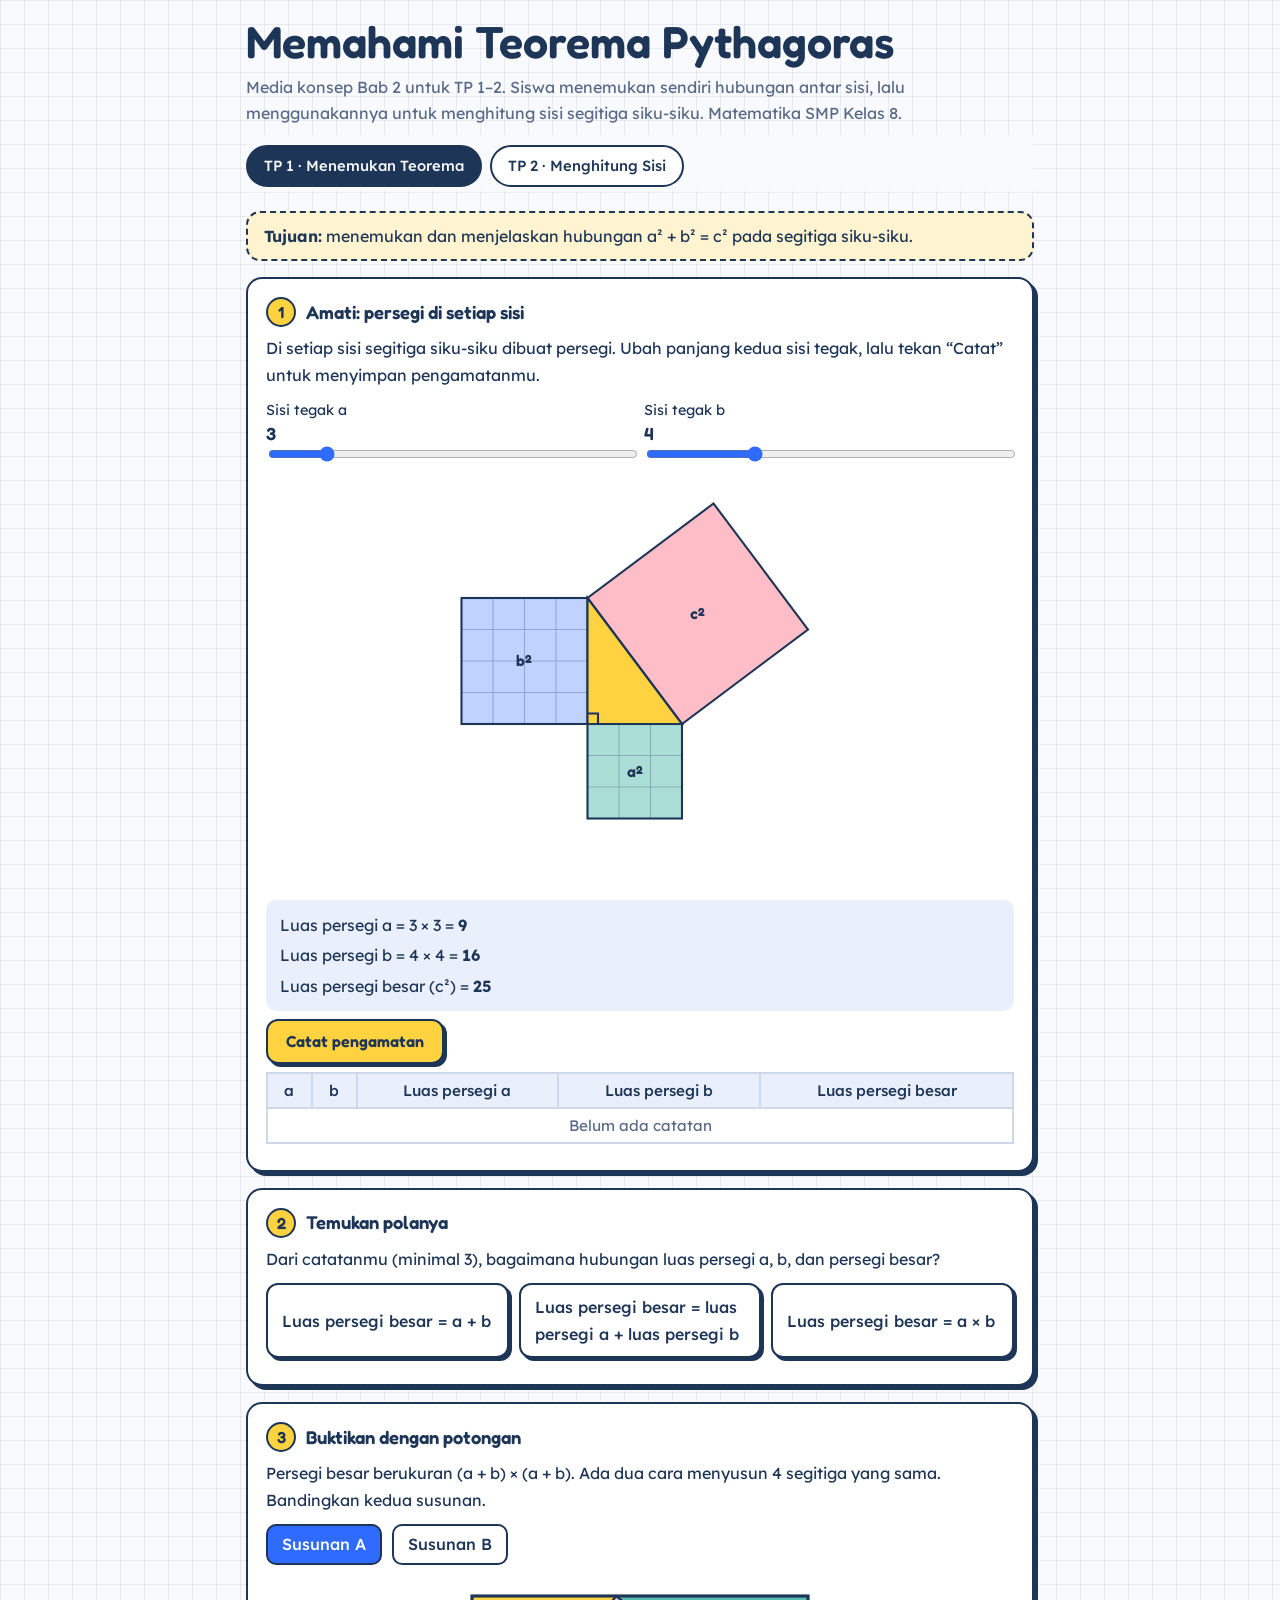
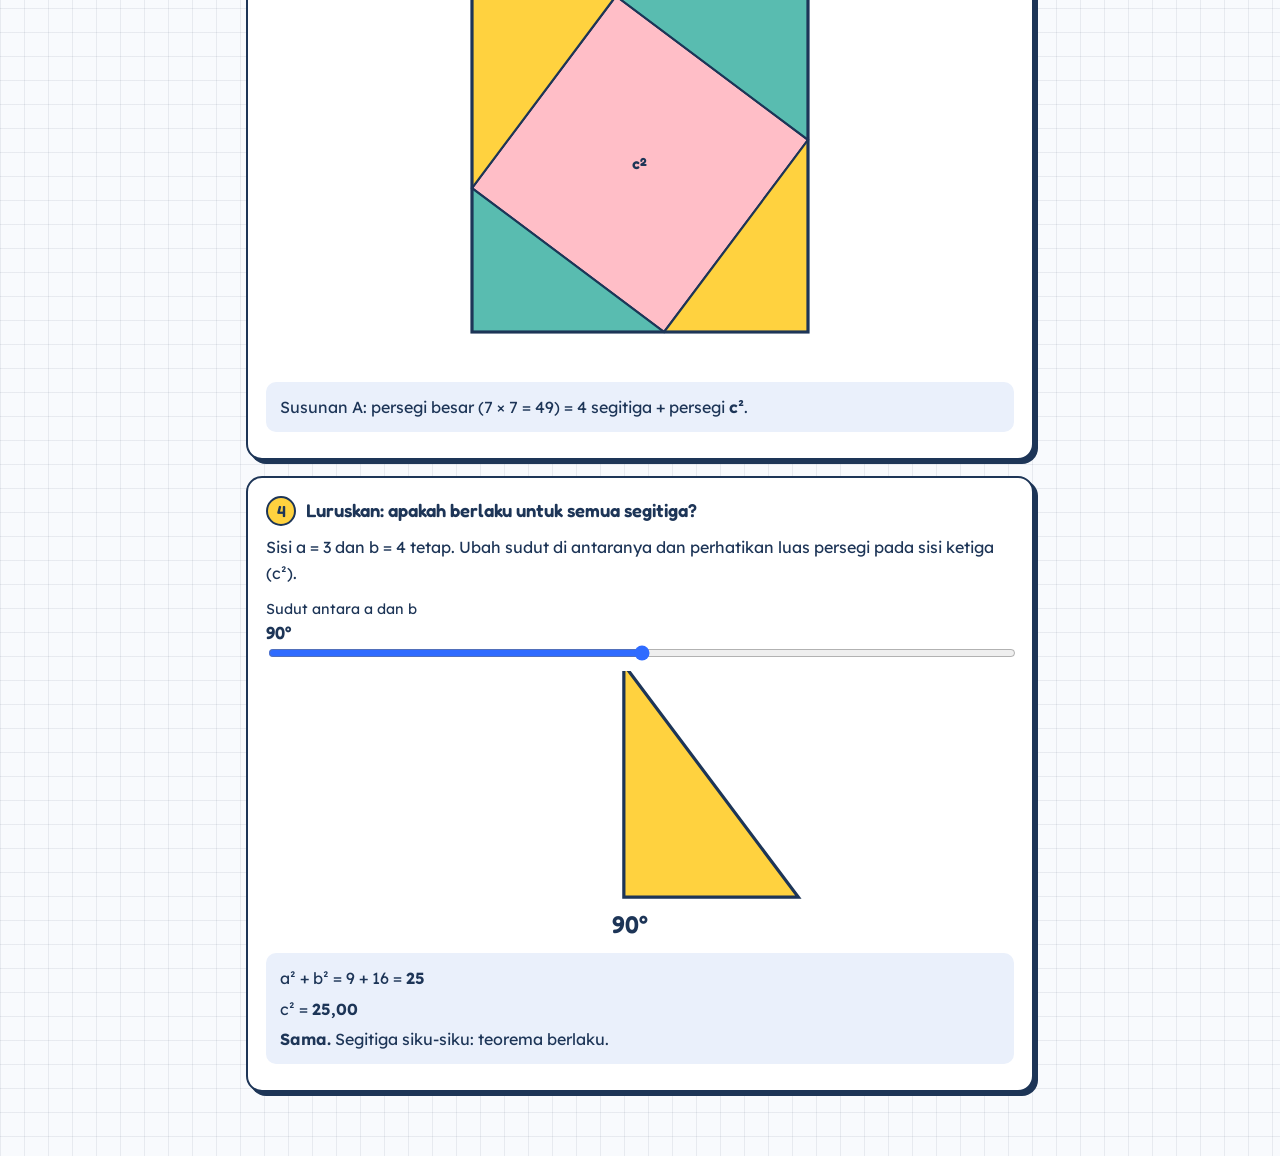
<file: media/matematika/teorema-pythagoras/bagian1/media1.html>
<!DOCTYPE html>
<html lang="id">
<head>
<meta charset="utf-8">
<meta name="viewport" content="width=device-width, initial-scale=1, viewport-fit=cover">
<title>Media Konsep Bab 2 – Teorema Pythagoras (TP 1–2)</title>
<link href="https://fonts.googleapis.com/css2?family=Fredoka:wght@500;600&family=Lexend:wght@400;500&display=swap" rel="stylesheet">
<style>
:root{--paper:#f8fafd;--grid:rgba(29,53,87,.08);--ink:#1d3557;--muted:#586a87;--card:#fff;--line:#cdd8ea;--blue:#2f6bff;--yellow:#ffd23f;--coral:#ff5d73;--teal:#13a08f;--soft:#eaf0fb;--sh:#1d3557;--onb:#fff;
box-sizing:border-box;padding-top:env(safe-area-inset-top,0px);padding-bottom:env(safe-area-inset-bottom,0px);color-scheme:light}
@media(prefers-color-scheme:dark){:root:not([data-theme="light"]){--paper:#0e1a2b;--grid:rgba(255,255,255,.055);--ink:#eaf1ff;--muted:#9fb1cc;--card:#16263d;--line:#2c415f;--blue:#6c93ff;--coral:#ff7a8c;--teal:#3ccdb9;--soft:#1d3150;--sh:#050b14;--onb:#0e1a2b;color-scheme:dark}}
:root[data-theme="dark"]{--paper:#0e1a2b;--grid:rgba(255,255,255,.055);--ink:#eaf1ff;--muted:#9fb1cc;--card:#16263d;--line:#2c415f;--blue:#6c93ff;--coral:#ff7a8c;--teal:#3ccdb9;--soft:#1d3150;--sh:#050b14;--onb:#0e1a2b;color-scheme:dark}
html{scroll-padding-top:calc(env(safe-area-inset-top,0px) + 64px)}
*{box-sizing:border-box}
body{margin:0;color:var(--ink);background-color:var(--paper);background-image:linear-gradient(var(--grid) 1px,transparent 1px),linear-gradient(90deg,var(--grid) 1px,transparent 1px);background-size:24px 24px;font:16px/1.65 'Lexend',system-ui,sans-serif}
h1,h2,h3{font-family:'Fredoka','Lexend',sans-serif;font-weight:600;line-height:1.15;margin:0 0 .4rem}
h1{font-size:clamp(1.9rem,6vw,2.8rem)}h3{font-size:1.15rem;margin:0}p{margin:0 0 .7em}sup{font-size:.68em;line-height:0;font-weight:600}
.wrap{max-width:820px;margin:0 auto;padding:16px 16px 48px}
button,select,input{font:inherit;color:inherit}button{cursor:pointer}:focus-visible{outline:3px solid var(--blue);outline-offset:2px}
.muted{color:var(--muted)}.sub{color:var(--muted);margin:0 0 6px}
.tabs{position:sticky;top:env(safe-area-inset-top,0px);z-index:20;display:flex;gap:8px;overflow-x:auto;padding:10px 0;margin:8px 0 14px;background:linear-gradient(var(--paper) 80%,transparent);scrollbar-width:none}
.tab{flex:0 0 auto;border:2px solid var(--ink);background:var(--card);border-radius:999px;padding:7px 16px;font-weight:500;font-size:.92rem;white-space:nowrap}
.tab[aria-selected="true"]{background:var(--ink);color:var(--paper)}
.pane{display:none}.pane.on{display:block}
.card{background:var(--card);border:2px solid var(--ink);border-radius:16px;padding:18px;box-shadow:4px 4px 0 var(--sh);margin-bottom:16px}
.goal{border:2px dashed var(--ink);border-radius:14px;padding:10px 16px;margin-bottom:16px;background:color-mix(in srgb,var(--yellow) 25%,var(--card))}
.sh{display:flex;align-items:center;gap:10px;margin-bottom:8px}
.n{display:inline-grid;place-items:center;width:30px;height:30px;border-radius:50%;background:var(--yellow);color:#1d3557;border:2px solid var(--ink);font:600 1rem 'Fredoka',sans-serif;flex:0 0 30px}
.btn{display:inline-block;border:2px solid var(--ink);background:var(--yellow);color:#1d3557;font-family:'Fredoka',sans-serif;font-weight:600;font-size:1rem;padding:7px 18px;border-radius:12px;box-shadow:3px 3px 0 var(--sh)}
.btn:active{transform:translate(3px,3px);box-shadow:none}.btn.alt{background:var(--card);color:var(--ink)}
.row{display:flex;gap:10px;flex-wrap:wrap;align-items:center;margin:10px 0}
.seg button{border:2px solid var(--ink);background:var(--card);border-radius:10px;padding:5px 14px;font-weight:500}
.seg button[aria-pressed="true"]{background:var(--blue);color:var(--onb)}
.ex{background:var(--soft);border-radius:10px;padding:10px 14px;margin:.5rem 0;overflow-x:auto;line-height:1.9}
table{border-collapse:collapse;width:100%;font-size:.95rem;margin:8px 0}
th,td{border:2px solid var(--line);padding:4px 8px;text-align:center}th{background:var(--soft);font-weight:500}
.sl{display:grid;gap:8px;grid-template-columns:repeat(auto-fit,minmax(170px,1fr));margin:8px 0}
.sl label{display:flex;flex-direction:column;font-size:.9rem}.sl output{font:600 1.1rem 'Fredoka',sans-serif}
input[type=range]{width:100%;accent-color:var(--blue)}
input[type=number]{border:2px solid var(--ink);border-radius:10px;background:var(--card);padding:5px 10px;width:120px}
.opts{display:grid;gap:10px;grid-template-columns:repeat(auto-fit,minmax(150px,1fr));margin:8px 0}
.opt{border:2px solid var(--ink);background:var(--card);border-radius:12px;padding:9px 14px;font-weight:500;text-align:left;box-shadow:3px 3px 0 var(--sh)}
.opt:not(:disabled):hover{background:var(--soft)}.opt.good{background:var(--teal);color:#fff}.opt.bad{background:var(--coral);color:#fff}.opt:disabled{cursor:default}
.fb{margin-top:10px;border:2px solid var(--ink);border-radius:12px;padding:9px 14px}
.fb.ok{background:color-mix(in srgb,var(--teal) 22%,var(--card))}.fb.no{background:color-mix(in srgb,var(--coral) 22%,var(--card))}
.sum{margin-top:12px;border:2px solid var(--ink);border-left-width:8px;border-radius:12px;padding:10px 14px;background:color-mix(in srgb,var(--blue) 12%,var(--card))}
svg{display:block;width:100%;max-width:420px;margin:8px auto;height:auto}
.sa{fill:var(--teal);fill-opacity:.35;stroke:var(--ink);stroke-width:2}.sb{fill:var(--blue);fill-opacity:.3;stroke:var(--ink);stroke-width:2}
.sc{fill:var(--coral);fill-opacity:.4;stroke:var(--ink);stroke-width:2}.st{fill:var(--yellow);stroke:var(--ink);stroke-width:2}.st2{fill:var(--teal);fill-opacity:.7;stroke:var(--ink);stroke-width:2}
.tx{fill:var(--ink);font:600 15px 'Fredoka',sans-serif;text-anchor:middle}
.lay{transition:opacity .4s}.lay.off{opacity:0;pointer-events:none}
.sd{cursor:pointer}
[hidden]{display:none!important}
@media(prefers-reduced-motion:reduce){*{animation:none!important;transition:none!important}}
</style>
</head>
<body>
<div class="wrap">
<h1>Memahami Teorema Pythagoras</h1>
<p class="sub">Media konsep Bab 2 untuk TP 1–2. Siswa menemukan sendiri hubungan antar sisi, lalu menggunakannya untuk menghitung sisi segitiga siku-siku. Matematika SMP Kelas 8.</p>
<nav class="tabs" role="tablist">
  <button class="tab" role="tab" aria-selected="true" data-t="p1">TP 1 · Menemukan Teorema</button>
  <button class="tab" role="tab" aria-selected="false" data-t="p2">TP 2 · Menghitung Sisi</button>
</nav>

<!-- TP1 -->
<section class="pane on" id="p1">
  <div class="goal"><b>Tujuan:</b> menemukan dan menjelaskan hubungan a² + b² = c² pada segitiga siku-siku.</div>
  <div class="card">
    <div class="sh"><span class="n">1</span><h3>Amati: persegi di setiap sisi</h3></div>
    <p>Di setiap sisi segitiga siku-siku dibuat persegi. Ubah panjang kedua sisi tegak, lalu tekan “Catat” untuk menyimpan pengamatanmu.</p>
    <div class="sl"><label>Sisi tegak a <output id="oa">3</output><input type="range" id="xa" min="2" max="9" value="3"></label><label>Sisi tegak b <output id="ob">4</output><input type="range" id="xb" min="2" max="9" value="4"></label></div>
    <svg id="svg1" viewBox="0 0 400 400" role="img" aria-label="Segitiga siku-siku dengan tiga persegi"></svg>
    <div class="ex" id="ar1"></div>
    <button class="btn" id="rec1">Catat pengamatan</button>
    <table><thead><tr><th>a</th><th>b</th><th>Luas persegi a</th><th>Luas persegi b</th><th>Luas persegi besar</th></tr></thead><tbody id="t1"><tr><td colspan="5" class="muted">Belum ada catatan</td></tr></tbody></table>
  </div>
  <div class="card">
    <div class="sh"><span class="n">2</span><h3>Temukan polanya</h3></div>
    <div id="m1"></div>
    <div class="sum" id="s1" hidden>Luas persegi besar = luas persegi a + luas persegi b. Karena luas persegi = sisi × sisi, maka <b>a² + b² = c²</b>.</div>
    <div id="ap1" hidden style="margin-top:14px"><p><b>Terapkan:</b> Sisi tegak sebuah segitiga siku-siku 6 dan 8. Berapa luas persegi pada sisi miringnya?</p>
      <div class="row"><input type="number" id="q1" inputmode="numeric" aria-label="Jawaban"><button class="btn" id="bq1">Periksa</button></div><div class="fb" id="fq1" hidden></div></div>
  </div>
  <div class="card">
    <div class="sh"><span class="n">3</span><h3>Buktikan dengan potongan</h3></div>
    <p>Persegi besar berukuran (a + b) × (a + b). Ada dua cara menyusun 4 segitiga yang sama. Bandingkan kedua susunan.</p>
    <div class="seg row" id="b3"><button data-m="A" aria-pressed="true">Susunan A</button><button data-m="B" aria-pressed="false">Susunan B</button></div>
    <svg id="svg3" viewBox="0 0 400 380" role="img" aria-label="Pembuktian dengan potongan"></svg>
    <div class="ex" id="cap3"></div>
    <div class="sum" id="s3" hidden><b>Kesimpulan:</b> kedua susunan memakai 4 segitiga yang sama di dalam persegi yang sama. Maka sisanya harus sama luasnya: <b>c² = a² + b²</b>. Inilah Teorema Pythagoras: pada segitiga siku-siku, kuadrat sisi miring sama dengan jumlah kuadrat kedua sisi tegak.</div>
  </div>
  <div class="card">
    <div class="sh"><span class="n">4</span><h3>Luruskan: apakah berlaku untuk semua segitiga?</h3></div>
    <p>Sisi a = 3 dan b = 4 tetap. Ubah sudut di antaranya dan perhatikan luas persegi pada sisi ketiga (c²).</p>
    <div class="sl"><label>Sudut antara a dan b <output id="ot">90°</output><input type="range" id="xt" min="40" max="140" step="5" value="90"></label></div>
    <svg id="svg4" viewBox="0 0 260 170" role="img" aria-label="Segitiga dengan sudut yang bisa diubah"></svg>
    <div class="ex" id="r4"></div>
  </div>
</section>

<!-- TP2 -->
<section class="pane" id="p2">
  <div class="goal"><b>Tujuan:</b> mengenali sisi miring dan menghitung panjang sisi segitiga siku-siku dengan teorema Pythagoras.</div>
  <div class="card">
    <div class="sh"><span class="n">1</span><h3>Kenali sisi miring</h3></div>
    <p>Ketuk sisi miring (<b>hipotenusa</b>). Posisi segitiganya berubah-ubah, jadi perhatikan sudut siku-sikunya (kotak kecil).</p>
    <svg id="svg5" viewBox="0 0 320 280" role="img" aria-label="Segitiga siku-siku yang diputar"></svg>
    <div class="fb" id="f5" hidden></div>
    <div class="row"><button class="btn alt" id="nx5">Posisi lain</button></div>
  </div>
  <div class="card">
    <div class="sh"><span class="n">2</span><h3>Eksperimen: cari sisi yang hilang</h3></div>
    <div class="seg row" id="b6"><button data-m="h" aria-pressed="true">Mencari sisi miring</button><button data-m="l" aria-pressed="false">Mencari sisi tegak</button></div>
    <div class="sl"><label><span id="l61">Sisi tegak 1</span> <output id="o61">3</output><input type="range" id="x61" min="1" max="12" value="3"></label><label><span id="l62">Sisi tegak 2</span> <output id="o62">4</output><input type="range" id="x62" min="1" max="12" value="4"></label></div>
    <svg id="svg6" viewBox="0 0 300 220" role="img" aria-label="Segitiga dengan satu sisi yang dicari"></svg>
    <div class="ex" id="r6"></div>
    <p class="muted">Perhatikan: sisi miring dicari dengan <b>menjumlahkan</b> kuadrat, sisi tegak dicari dengan <b>mengurangkan</b> kuadrat.</p>
  </div>
  <div class="card">
    <div class="sh"><span class="n">3</span><h3>Tebak dan hitung</h3></div>
    <p><b>A.</b> Sisi tegak 5 dan 12. Berapa panjang sisi miring?</p>
    <div class="row"><input type="number" id="qa" inputmode="numeric" aria-label="A"><button class="btn" id="ba">Periksa</button></div><div class="fb" id="fa" hidden></div>
    <p style="margin-top:14px"><b>B.</b> Sisi miring 10 dan satu sisi tegak 6. Berapa panjang sisi tegak yang lain?</p>
    <div class="row"><input type="number" id="qb" inputmode="numeric" aria-label="B"><button class="btn" id="bb">Periksa</button></div><div class="fb" id="fb" hidden></div>
  </div>
  <div class="card">
    <div class="sh"><span class="n">4</span><h3>Detektif: temukan langkah yang salah</h3></div>
    <div id="d1"></div><div id="d2" style="margin-top:14px"></div><div id="d3" style="margin-top:14px"></div>
    <div class="sum" id="s6" hidden><b>Langkah menghitung sisi:</b><br>1. Tentukan sisi miring (di depan sudut siku-siku, paling panjang).<br>2. Sisi miring dicari: c² = a² + b². Sisi tegak dicari: a² = c² − b².<br>3. Hitung hasilnya, lalu <b>akarkan</b> untuk mendapat panjang sisi.</div>
  </div>
</section>
</div>

<script>
const $=s=>document.querySelector(s);
const say=(el,ok,h)=>{el.hidden=false;el.className='fb '+(ok?'ok':'no');el.innerHTML=h};
const dec=x=>x.toFixed(2).replace('.',',');
const pt=p=>p[0].toFixed(1)+','+p[1].toFixed(1);
const rnd=(a,b)=>Math.floor(Math.random()*(b-a+1))+a;
document.querySelectorAll('.tab').forEach(t=>t.onclick=()=>{
  document.querySelectorAll('.tab').forEach(x=>x.setAttribute('aria-selected',x===t));
  document.querySelectorAll('.pane').forEach(p=>p.classList.toggle('on',p.id===t.dataset.t));
  window.scrollTo({top:0});
});
function mc(id,q,opts,done,pre){
  const c=$(id);
  c.innerHTML=`<p>${q}</p><div class="opts">${opts.map((o,i)=>`<button class="opt" data-i="${i}">${o.t}</button>`).join('')}</div><div class="fb" hidden></div>`;
  c.onclick=e=>{const b=e.target.closest('.opt');if(!b||b.disabled)return;const o=opts[+b.dataset.i],f=c.querySelector('.fb');
    if(pre){const m=pre();if(m)return say(f,false,m)}
    const w=typeof o.w==='function'?o.w():o.w;
    if(o.ok){c.querySelectorAll('.opt').forEach(x=>x.disabled=true);b.classList.add('good');say(f,true,w);done&&done()}
    else{b.classList.add('bad');b.disabled=true;say(f,false,w)}};
}
function numq(inp,btn,fb,ans,hint,done){
  $(btn).onclick=()=>{const f=$(fb);if(!$(inp).value)return say(f,false,'Tulis jawabanmu dulu.');
    const v=+$(inp).value;if(v===ans.v){say(f,true,ans.w);done&&done()}else say(f,false,hint(v))};
}

/* ===== TP1 langkah 1 ===== */
let rows=[];
function fig1(){
  const a=+$('#xa').value,b=+$('#xb').value;$('#oa').textContent=a;$('#ob').textContent=b;
  const s=330/Math.max(2*b+a,2*a+b),cx=30+b*s,cy=30+(a+b)*s;
  const A=[cx,cy-b*s],B=[cx+a*s,cy],n=[b*s,-a*s];
  const H=[A,B,[B[0]+n[0],B[1]+n[1]],[A[0]+n[0],A[1]+n[1]]];
  const gr=(x,y,k)=>{let d='';for(let i=1;i<k;i++)d+=`M${x+i*s} ${y}v${k*s}M${x} ${y+i*s}h${k*s}`;return `<path d="${d}" style="stroke:var(--ink);stroke-opacity:.28;fill:none"/>`};
  const hc=[(H[0][0]+H[2][0])/2,(H[0][1]+H[2][1])/2];
  $('#svg1').innerHTML=
   `<rect class="sa" x="${cx}" y="${cy}" width="${a*s}" height="${a*s}"/>${gr(cx,cy,a)}
    <rect class="sb" x="${cx-b*s}" y="${cy-b*s}" width="${b*s}" height="${b*s}"/>${gr(cx-b*s,cy-b*s,b)}
    <polygon class="sc" points="${H.map(pt).join(' ')}"/>
    <polygon class="st" points="${pt(A)} ${pt(B)} ${pt([cx,cy])}"/>
    <path d="M${cx+10} ${cy}v-10h-10" fill="none" stroke="var(--ink)" stroke-width="2"/>
    <text class="tx" x="${cx+a*s/2}" y="${cy+a*s/2+5}">a²</text>
    <text class="tx" x="${cx-b*s/2}" y="${cy-b*s/2+5}">b²</text>
    <text class="tx" x="${hc[0]}" y="${hc[1]+5}">c²</text>`;
  $('#ar1').innerHTML=`Luas persegi a = ${a} × ${a} = <b>${a*a}</b><br>Luas persegi b = ${b} × ${b} = <b>${b*b}</b><br>Luas persegi besar (c²) = <b>${a*a+b*b}</b>`;
}
['xa','xb'].forEach(i=>$('#'+i).oninput=()=>{fig1();fig3()});
$('#rec1').onclick=()=>{
  const a=+$('#xa').value,b=+$('#xb').value;
  if(!rows.some(r=>r[0]===a&&r[1]===b))rows.push([a,b]);
  $('#t1').innerHTML=rows.map(r=>`<tr><td>${r[0]}</td><td>${r[1]}</td><td>${r[0]**2}</td><td>${r[1]**2}</td><td><b>${r[0]**2+r[1]**2}</b></td></tr>`).join('');
};
const wr=(sym,fn)=>()=>{const r=rows.find(x=>fn(x[0],x[1])!==x[0]**2+x[1]**2);return r?`Cek catatanmu: a = ${r[0]}, b = ${r[1]}. Rumus itu menghasilkan ${fn(r[0],r[1])}, tetapi luas persegi besar = ${r[0]**2+r[1]**2}.`:'Kebetulan cocok untuk data yang kamu catat. Tambah pengamatan dengan angka lain, lalu uji lagi.'};
mc('#m1','Dari catatanmu (minimal 3), bagaimana hubungan luas persegi a, b, dan persegi besar?',[
 {t:'Luas persegi besar = a + b',w:wr('+',(a,b)=>a+b)},
 {t:'Luas persegi besar = luas persegi a + luas persegi b',ok:1,w:'<b>Cocok untuk semua catatanmu.</b> Luas persegi besar sama dengan jumlah luas kedua persegi lainnya.'},
 {t:'Luas persegi besar = a × b',w:wr('×',(a,b)=>a*b)}],
 ()=>{$('#s1').hidden=false;$('#ap1').hidden=false},
 ()=>rows.length<3?`Catat dulu minimal 3 pengamatan yang berbeda (sekarang ${rows.length}).`:'');
numq('#q1','#bq1','#fq1',{v:100,w:'<b>Tepat.</b> c² = 6² + 8² = 36 + 64 = 100.'},
 v=>v===14?'6 + 8 = 14 menjumlahkan panjang sisi. Yang dijumlahkan adalah <b>luas persegi</b>: 6² + 8².':v===10?'10 adalah panjang sisi miringnya. Luas persegi = sisi × sisi, jadi 10 × 10 = 100.':'Belum tepat. Luas persegi besar = 6² + 8². Hitung kedua luas persegi lebih dulu.');

/* ===== TP1 langkah 3: potongan ===== */
let mode3='A',seen={A:1};
function fig3(){
  const a=+$('#xa').value,b=+$('#xb').value,S=a+b,t=320/S,x0=40,y0=20;
  const P=(...v)=>v.map(([x,y])=>pt([x0+x*t,y0+y*t])).join(' ');
  const tx=(x,y,l)=>`<text class="tx" x="${x0+x*t}" y="${y0+y*t+5}">${l}</text>`;
  $('#svg3').innerHTML=
  `<g class="lay ${mode3==='A'?'':'off'}">
    <polygon class="sc" points="${P([a,0],[S,a],[b,S],[0,b])}"/>
    <polygon class="st" points="${P([0,0],[a,0],[0,b])}"/><polygon class="st2" points="${P([S,0],[S,a],[a,0])}"/>
    <polygon class="st" points="${P([S,S],[b,S],[S,a])}"/><polygon class="st2" points="${P([0,S],[0,b],[b,S])}"/>${tx(S/2,S/2,'c²')}</g>
   <g class="lay ${mode3==='B'?'':'off'}">
    <rect class="sb" x="${x0}" y="${y0}" width="${b*t}" height="${b*t}"/><rect class="sa" x="${x0+b*t}" y="${y0+b*t}" width="${a*t}" height="${a*t}"/>
    <polygon class="st" points="${P([b,0],[S,0],[S,b])}"/><polygon class="st2" points="${P([b,0],[S,b],[b,b])}"/>
    <polygon class="st" points="${P([0,b],[b,b],[b,S])}"/><polygon class="st2" points="${P([0,b],[b,S],[0,S])}"/>${tx(b/2,b/2,'b²')}${tx(b+a/2,b+a/2,'a²')}</g>
   <rect x="${x0}" y="${y0}" width="${S*t}" height="${S*t}" fill="none" stroke="var(--ink)" stroke-width="3"/>`;
  $('#cap3').innerHTML=mode3==='A'?`Susunan A: persegi besar (${S} × ${S} = ${S*S}) = 4 segitiga + persegi <b>c²</b>.`:`Susunan B: persegi besar (${S} × ${S} = ${S*S}) = 4 segitiga + persegi <b>a²</b> + persegi <b>b²</b>.`;
}
$('#b3').onclick=e=>{const b=e.target.closest('button');if(!b)return;mode3=b.dataset.m;seen[mode3]=1;
  document.querySelectorAll('#b3 button').forEach(x=>x.setAttribute('aria-pressed',x===b));fig3();if(seen.A&&seen.B)$('#s3').hidden=false};

/* ===== TP1 langkah 4: sudut ===== */
function fig4(){
  const th=+$('#xt').value,r=th*Math.PI/180,u=36,C=[120,140],B=[C[0]+3*u,C[1]],A=[C[0]+4*u*Math.cos(r),C[1]-4*u*Math.sin(r)];
  const c2=25-24*Math.cos(r),d=Math.abs(c2-25)<.05;
  $('#ot').textContent=th+'°';
  $('#svg4').innerHTML=`<polygon class="st" points="${pt(A)} ${pt(B)} ${pt(C)}"/><text class="tx" x="${C[0]+4}" y="${C[1]+22}">${th}°</text>`;
  $('#r4').innerHTML=`a² + b² = 9 + 16 = <b>25</b><br>c² = <b>${dec(c2)}</b><br>${d?'<b>Sama.</b> Segitiga siku-siku: teorema berlaku.':c2<25?'c² <b>lebih kecil</b> dari a² + b² (sudut lancip). Teorema tidak berlaku.':'c² <b>lebih besar</b> dari a² + b² (sudut tumpul). Teorema tidak berlaku.'}`;
}
$('#xt').oninput=fig4;
fig1();fig3();fig4();

/* ===== TP2 langkah 1: sisi miring ===== */
const TRI=[[3,4],[5,12],[6,8],[8,15],[9,12],[7,24]];
let ok5=0;
function tri5(){
  const [p,q]=TRI[rnd(0,TRI.length-1)],m=Math.max(p,q),la=p/m*130,lb=q/m*130,rot=rnd(0,359),f=rnd(0,1)?-1:1;
  const C=[0,0],B=[la,0],A=[0,-lb],g=[la/3,-lb/3];
  const ln=(P,Q,k)=>`<line x1="${P[0]}" y1="${P[1]}" x2="${Q[0]}" y2="${Q[1]}" stroke="var(--ink)" stroke-width="5" stroke-linecap="round"/><line class="sd" data-s="${k}" x1="${P[0]}" y1="${P[1]}" x2="${Q[0]}" y2="${Q[1]}" stroke="transparent" stroke-width="30"/>`;
  $('#svg5').innerHTML=`<g transform="translate(160 140) rotate(${rot}) scale(${f} 1) translate(${-g[0]} ${-g[1]})"><polygon points="${[C,B,A].map(pt).join(' ')}" fill="var(--yellow)" fill-opacity=".35"/>${ln(C,B,'a')}${ln(C,A,'b')}${ln(A,B,'c')}<path d="M10 0v-10h-10" fill="none" stroke="var(--ink)" stroke-width="2"/></g>`;
  $('#f5').hidden=true;
}
$('#svg5').onclick=e=>{
  const s=e.target.dataset.s;if(!s)return;const f=$('#f5');
  if(s==='c'){ok5++;say(f,true,`<b>Tepat.</b> Sisi miring berhadapan dengan sudut siku-siku dan selalu yang paling panjang, apa pun posisi segitiganya.${ok5>=3?' Kamu sudah mengenalinya dengan baik.':''}`)}
  else say(f,false,'Itu sisi tegak (sisi yang membentuk sudut siku-siku). Cari sisi yang <b>berhadapan</b> dengan kotak kecil itu.');
};
$('#nx5').onclick=tri5;tri5();

/* ===== TP2 langkah 2: kalkulator ===== */
let m6='h';
function root(n){const r=Math.sqrt(n);if(Number.isInteger(r))return `√${n} = <b>${r}</b>`;const k=Math.floor(r);return `√${n} ≈ <b>${dec(r)}</b> (bukan bilangan bulat: ${k}² = ${k*k} &lt; ${n} &lt; ${(k+1)**2})`}
function r6(){
  let x1=+$('#x61').value,x2=+$('#x62').value;
  if(m6==='l'){$('#x62').max=x1-1;if(x2>x1-1){x2=x1-1;$('#x62').value=x2}}
  $('#o61').textContent=x1;$('#o62').textContent=x2;
  let la,lb,lab,res;
  if(m6==='h'){const n=x1*x1+x2*x2;la=x1;lb=x2;lab=[x1,x2,'?'];
    res=`c² = a² + b²<br>c² = ${x1}² + ${x2}² = ${x1*x1} + ${x2*x2} = ${n}<br>c = ${root(n)}`}
  else{const n=x1*x1-x2*x2;la=x2;lb=Math.sqrt(n);lab=['?',x2,x1];
    res=`a² = c² − b²<br>a² = ${x1}² − ${x2}² = ${x1*x1} − ${x2*x2} = ${n}<br>a = ${root(n)}`}
  const k=150/Math.max(la,lb),w=la*k,h=lb*k,C=[60,190],B=[60+w,190],A=[60,190-h];
  $('#svg6').innerHTML=`<polygon class="st" points="${[A,B,C].map(pt).join(' ')}"/><path d="M${C[0]+10} ${C[1]}v-10h-10" fill="none" stroke="var(--ink)" stroke-width="2"/>
   <text class="tx" x="${C[0]+w/2}" y="${C[1]+20}">${m6==='h'?lab[0]:lab[1]}</text><text class="tx" x="${C[0]-18}" y="${C[1]-h/2}">${m6==='h'?lab[1]:lab[0]}</text>
   <text class="tx" x="${(A[0]+B[0])/2+16}" y="${(A[1]+B[1])/2-8}" style="fill:var(--coral)">${lab[2]}</text>`;
  $('#r6').innerHTML=res;
}
['x61','x62'].forEach(i=>$('#'+i).oninput=r6);
$('#x61').addEventListener('input',()=>{});
$('#b6').onclick=e=>{const b=e.target.closest('button');if(!b)return;m6=b.dataset.m;
  document.querySelectorAll('#b6 button').forEach(x=>x.setAttribute('aria-pressed',x===b));
  if(m6==='h'){$('#l61').textContent='Sisi tegak 1';$('#l62').textContent='Sisi tegak 2';$('#x61').min=1;$('#x61').max=12;$('#x61').value=3;$('#x62').min=1;$('#x62').max=12;$('#x62').value=4}
  else{$('#l61').textContent='Sisi miring (c)';$('#l62').textContent='Sisi tegak yang diketahui (b)';$('#x61').min=2;$('#x61').max=15;$('#x61').value=5;$('#x62').min=1;$('#x62').max=4;$('#x62').value=3}
  r6()};
r6();

/* ===== TP2 langkah 3 ===== */
numq('#qa','#ba','#fa',{v:13,w:'<b>Tepat.</b> c² = 5² + 12² = 25 + 144 = 169, jadi c = √169 = 13.'},
 v=>v===17?'5 + 12 = 17 menjumlahkan panjang sisi. Kuadratkan dulu: c² = 5² + 12².':v===169?'169 adalah c². Panjang sisinya diperoleh dengan mengakarkan 169.':'Belum tepat. Hitung c² = 5² + 12², lalu akarkan hasilnya.');
numq('#qb','#bb','#fb',{v:8,w:'<b>Tepat.</b> a² = 10² − 6² = 100 − 36 = 64, jadi a = √64 = 8.'},
 v=>v===4?'10 − 6 = 4 mengurangkan panjang sisi. Kuadratkan dulu: a² = 10² − 6².':v===64?'64 adalah a². Panjang sisinya diperoleh dengan mengakarkan 64.':v===136||v===11?'Sisi tegak dicari dengan <b>mengurangkan</b> kuadrat: a² = c² − b², bukan ditambah.':'Belum tepat. Karena yang dicari sisi tegak, gunakan a² = 10² − 6², lalu akarkan.');

/* ===== TP2 langkah 4: detektif ===== */
let dn=0;const dd=()=>{if(++dn===3)$('#s6').hidden=false};
function det(id,title,lines,err,fix){
  mc(id,`${title}<div class="ex">${lines.join('<br>')}</div>Di baris mana kesalahannya?`,
    lines.map((l,i)=>({t:l,ok:i===err,w:i===err?`<b>Ketemu.</b> ${fix}`:'Baris ini sudah benar. Periksa baris lain.'})),dd);
}
det('#d1','Kasus 1: sisi tegak 6 dan 8, cari sisi miring.',['c² = 6² + 8²','c = 6 + 8','c = 14'],1,'Setelah c² = 36 + 64 = 100, sisi miring diperoleh dengan <b>mengakarkan</b>: c = √100 = 10. Panjang sisi tidak dijumlahkan langsung.');
det('#d2','Kasus 2: sisi miring 13 dan sisi tegak 5, cari sisi tegak lain.',['x² = 13² + 5²','x² = 169 + 25','x² = 194'],0,'Yang dicari sisi tegak, jadi kuadrat dikurangkan: x² = 13² − 5² = 169 − 25 = 144, sehingga x = 12.');
det('#d3','Kasus 3: sisi tegak 9 dan 12, cari sisi miring.',['c² = 9² + 12²','c² = 81 + 144 = 225','c = 225'],2,'225 masih c². Panjang sisi miring adalah akarnya: c = √225 = 15.');
</script>
</body>
</html>
</file>
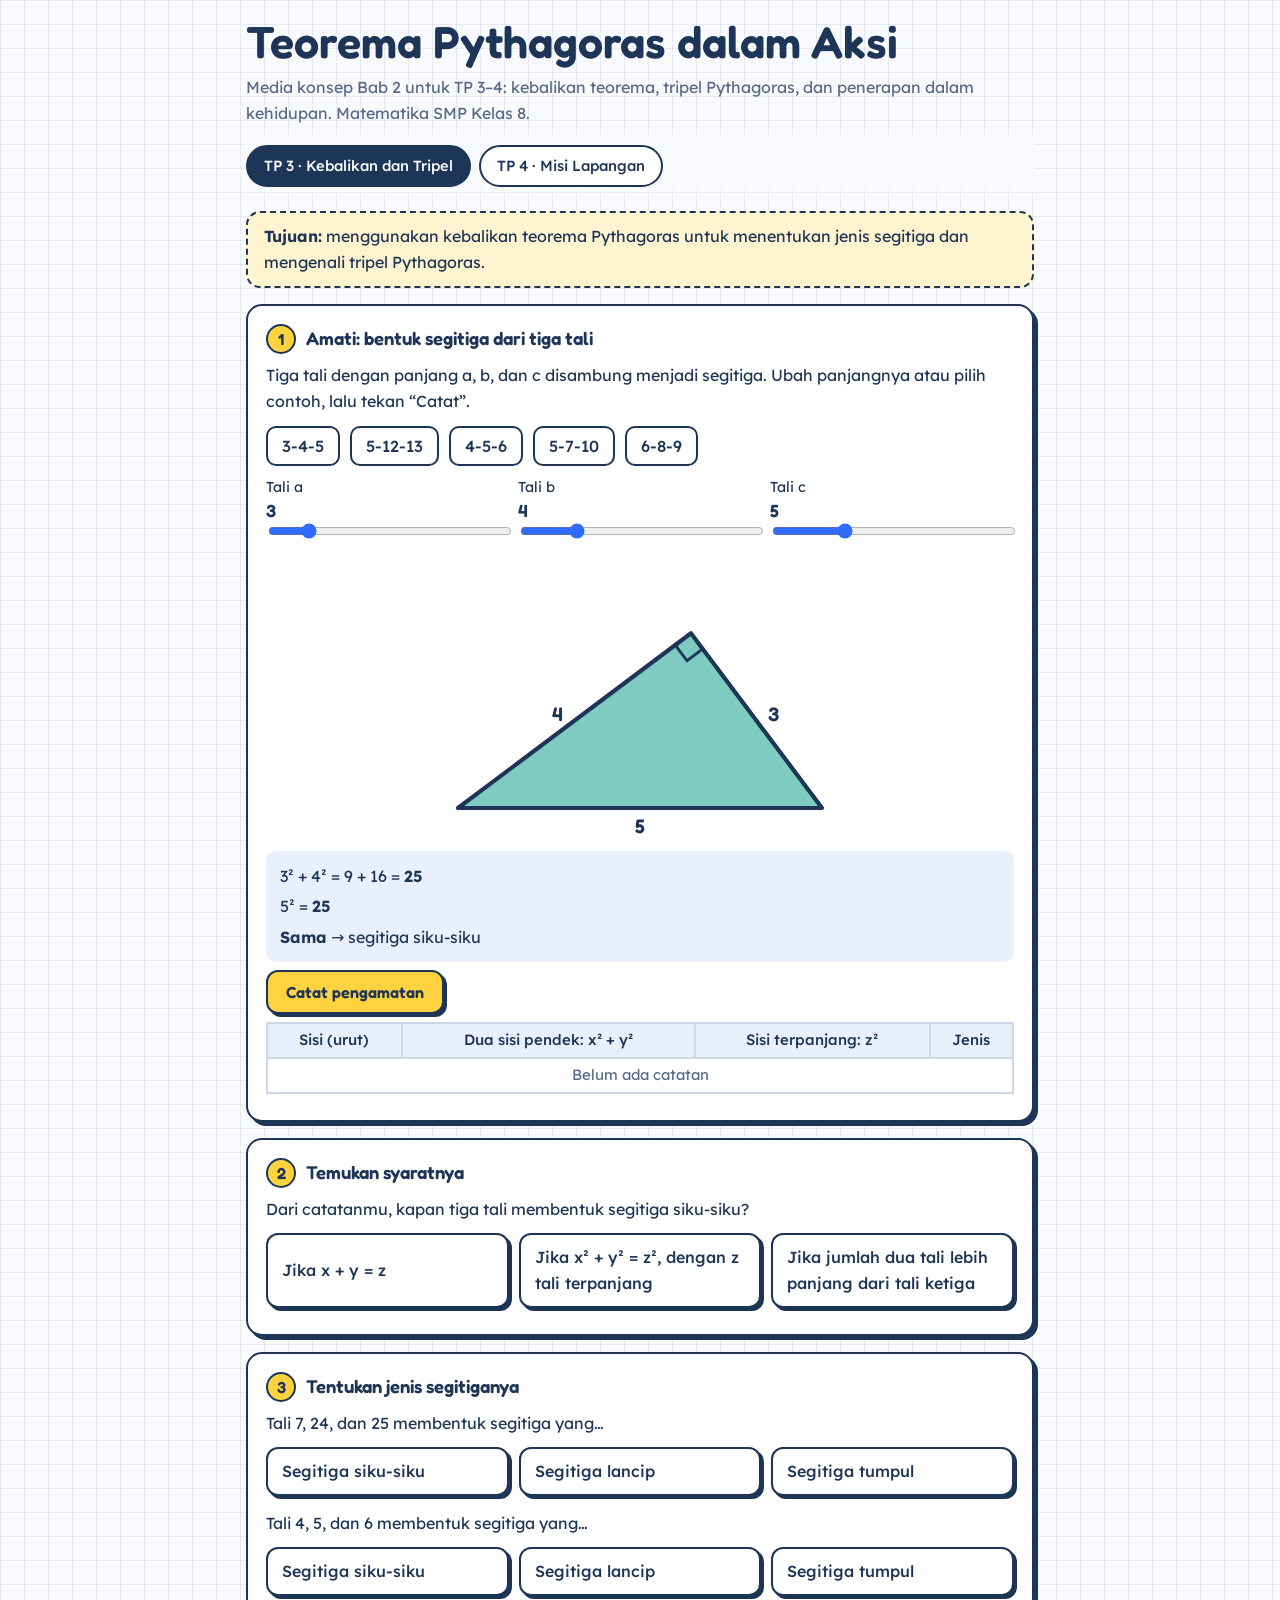
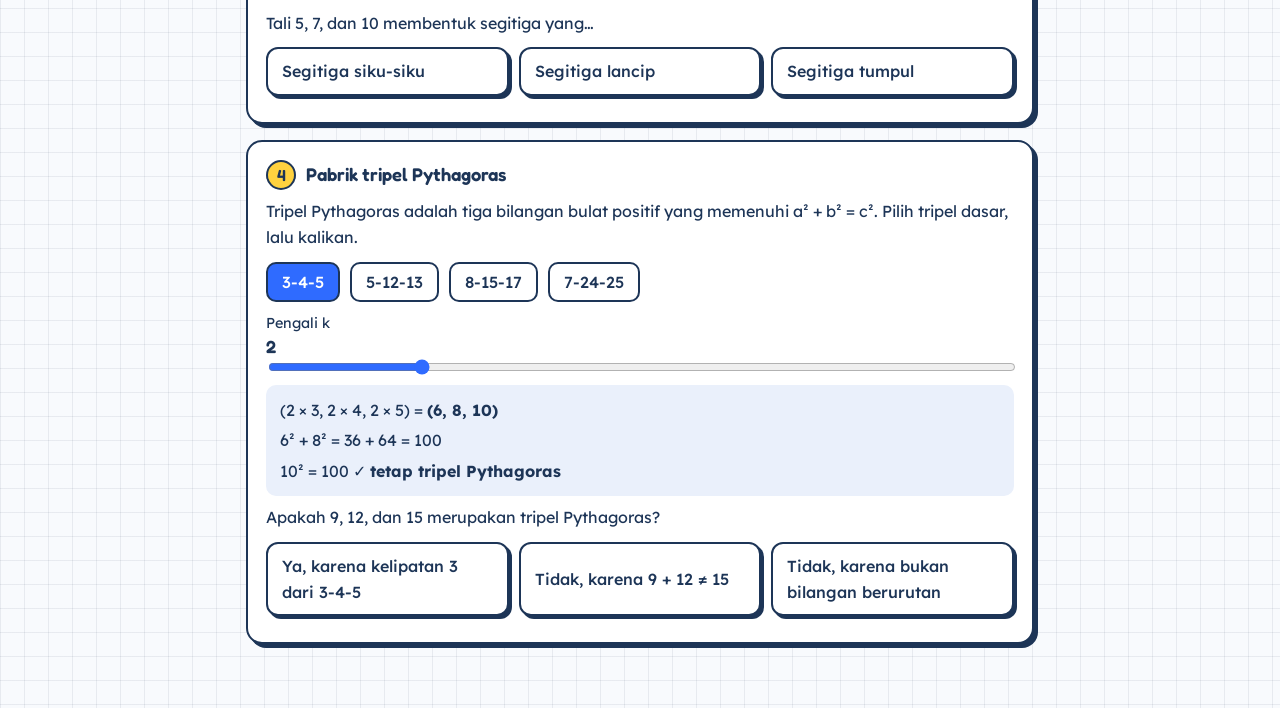
<file: media/matematika/teorema-pythagoras/bagian2/media2.html>
<!DOCTYPE html>
<html lang="id">
<head>
<meta charset="utf-8">
<meta name="viewport" content="width=device-width, initial-scale=1, viewport-fit=cover">
<title>Media Konsep Bab 2 – Teorema Pythagoras (TP 3–4)</title>
<link href="https://fonts.googleapis.com/css2?family=Fredoka:wght@500;600&family=Lexend:wght@400;500&display=swap" rel="stylesheet">
<style>
:root{--paper:#f8fafd;--grid:rgba(29,53,87,.08);--ink:#1d3557;--muted:#586a87;--card:#fff;--line:#cdd8ea;--blue:#2f6bff;--yellow:#ffd23f;--coral:#ff5d73;--teal:#13a08f;--soft:#eaf0fb;--sh:#1d3557;--onb:#fff;
box-sizing:border-box;padding-top:env(safe-area-inset-top,0px);padding-bottom:env(safe-area-inset-bottom,0px);color-scheme:light}
@media(prefers-color-scheme:dark){:root:not([data-theme="light"]){--paper:#0e1a2b;--grid:rgba(255,255,255,.055);--ink:#eaf1ff;--muted:#9fb1cc;--card:#16263d;--line:#2c415f;--blue:#6c93ff;--coral:#ff7a8c;--teal:#3ccdb9;--soft:#1d3150;--sh:#050b14;--onb:#0e1a2b;color-scheme:dark}}
:root[data-theme="dark"]{--paper:#0e1a2b;--grid:rgba(255,255,255,.055);--ink:#eaf1ff;--muted:#9fb1cc;--card:#16263d;--line:#2c415f;--blue:#6c93ff;--coral:#ff7a8c;--teal:#3ccdb9;--soft:#1d3150;--sh:#050b14;--onb:#0e1a2b;color-scheme:dark}
html{scroll-padding-top:calc(env(safe-area-inset-top,0px) + 64px)}
*{box-sizing:border-box}
body{margin:0;color:var(--ink);background-color:var(--paper);background-image:linear-gradient(var(--grid) 1px,transparent 1px),linear-gradient(90deg,var(--grid) 1px,transparent 1px);background-size:24px 24px;font:16px/1.65 'Lexend',system-ui,sans-serif}
h1,h2,h3{font-family:'Fredoka','Lexend',sans-serif;font-weight:600;line-height:1.15;margin:0 0 .4rem}
h1{font-size:clamp(1.9rem,6vw,2.8rem)}h3{font-size:1.15rem;margin:0}p{margin:0 0 .7em}sup{font-size:.68em;line-height:0;font-weight:600}
.wrap{max-width:820px;margin:0 auto;padding:16px 16px 48px}
button,input{font:inherit;color:inherit}button{cursor:pointer}:focus-visible{outline:3px solid var(--blue);outline-offset:2px}
.muted{color:var(--muted)}.sub{color:var(--muted);margin:0 0 6px}
.tabs{position:sticky;top:env(safe-area-inset-top,0px);z-index:20;display:flex;gap:8px;overflow-x:auto;padding:10px 0;margin:8px 0 14px;background:linear-gradient(var(--paper) 80%,transparent);scrollbar-width:none}
.tab{flex:0 0 auto;border:2px solid var(--ink);background:var(--card);border-radius:999px;padding:7px 16px;font-weight:500;font-size:.92rem;white-space:nowrap}
.tab[aria-selected="true"]{background:var(--ink);color:var(--paper)}
.pane{display:none}.pane.on{display:block}
.card{background:var(--card);border:2px solid var(--ink);border-radius:16px;padding:18px;box-shadow:4px 4px 0 var(--sh);margin-bottom:16px}
.goal{border:2px dashed var(--ink);border-radius:14px;padding:10px 16px;margin-bottom:16px;background:color-mix(in srgb,var(--yellow) 25%,var(--card))}
.sh{display:flex;align-items:center;gap:10px;margin-bottom:8px}
.n{display:inline-grid;place-items:center;width:30px;height:30px;border-radius:50%;background:var(--yellow);color:#1d3557;border:2px solid var(--ink);font:600 1rem 'Fredoka',sans-serif;flex:0 0 30px}
.btn{display:inline-block;border:2px solid var(--ink);background:var(--yellow);color:#1d3557;font-family:'Fredoka',sans-serif;font-weight:600;font-size:1rem;padding:7px 18px;border-radius:12px;box-shadow:3px 3px 0 var(--sh)}
.btn:active{transform:translate(3px,3px);box-shadow:none}.btn.alt{background:var(--card);color:var(--ink)}
.row{display:flex;gap:10px;flex-wrap:wrap;align-items:center;margin:10px 0}
.seg button{border:2px solid var(--ink);background:var(--card);border-radius:10px;padding:5px 14px;font-weight:500}
.seg button[aria-pressed="true"]{background:var(--blue);color:var(--onb)}
.ex{background:var(--soft);border-radius:10px;padding:10px 14px;margin:.5rem 0;overflow-x:auto;line-height:1.9}
table{border-collapse:collapse;width:100%;font-size:.93rem;margin:8px 0}
th,td{border:2px solid var(--line);padding:4px 6px;text-align:center}th{background:var(--soft);font-weight:500}
.sl{display:grid;gap:8px;grid-template-columns:repeat(auto-fit,minmax(150px,1fr));margin:8px 0}
.sl label{display:flex;flex-direction:column;font-size:.9rem}.sl output{font:600 1.1rem 'Fredoka',sans-serif}
input[type=range]{width:100%;accent-color:var(--blue)}
input[type=number]{border:2px solid var(--ink);border-radius:10px;background:var(--card);padding:5px 10px;width:120px}
.opts{display:grid;gap:10px;grid-template-columns:repeat(auto-fit,minmax(150px,1fr));margin:8px 0}
.opt{border:2px solid var(--ink);background:var(--card);border-radius:12px;padding:9px 14px;font-weight:500;text-align:left;box-shadow:3px 3px 0 var(--sh)}
.opt:not(:disabled):hover{background:var(--soft)}.opt.good{background:var(--teal);color:#fff}.opt.bad{background:var(--coral);color:#fff}.opt:disabled{cursor:default}
.fb{margin-top:10px;border:2px solid var(--ink);border-radius:12px;padding:9px 14px}
.fb.ok{background:color-mix(in srgb,var(--teal) 22%,var(--card))}.fb.no{background:color-mix(in srgb,var(--coral) 22%,var(--card))}
.sum{margin-top:12px;border:2px solid var(--ink);border-left-width:8px;border-radius:12px;padding:10px 14px;background:color-mix(in srgb,var(--blue) 12%,var(--card))}
svg{display:block;width:100%;max-width:420px;margin:8px auto;height:auto}
.st{fill:var(--yellow);fill-opacity:.55;stroke:var(--ink);stroke-width:3;stroke-linejoin:round}.st.ok{fill:var(--teal);fill-opacity:.55}
.tx{fill:var(--ink);font:600 14px 'Fredoka',sans-serif;text-anchor:middle}
[hidden]{display:none!important}
@media(prefers-reduced-motion:reduce){*{animation:none!important;transition:none!important}}
</style>
</head>
<body>
<div class="wrap">
<h1>Teorema Pythagoras dalam Aksi</h1>
<p class="sub">Media konsep Bab 2 untuk TP 3–4: kebalikan teorema, tripel Pythagoras, dan penerapan dalam kehidupan. Matematika SMP Kelas 8.</p>
<nav class="tabs" role="tablist">
  <button class="tab" role="tab" aria-selected="true" data-t="p3">TP 3 · Kebalikan dan Tripel</button>
  <button class="tab" role="tab" aria-selected="false" data-t="p4">TP 4 · Misi Lapangan</button>
</nav>

<!-- TP3 -->
<section class="pane on" id="p3">
  <div class="goal"><b>Tujuan:</b> menggunakan kebalikan teorema Pythagoras untuk menentukan jenis segitiga dan mengenali tripel Pythagoras.</div>
  <div class="card">
    <div class="sh"><span class="n">1</span><h3>Amati: bentuk segitiga dari tiga tali</h3></div>
    <p>Tiga tali dengan panjang a, b, dan c disambung menjadi segitiga. Ubah panjangnya atau pilih contoh, lalu tekan “Catat”.</p>
    <div class="seg row" id="pre3"><button data-v="3,4,5">3-4-5</button><button data-v="5,12,13">5-12-13</button><button data-v="4,5,6">4-5-6</button><button data-v="5,7,10">5-7-10</button><button data-v="6,8,9">6-8-9</button></div>
    <div class="sl"><label>Tali a <output id="oa">3</output><input type="range" id="xa" min="1" max="15" value="3"></label><label>Tali b <output id="ob">4</output><input type="range" id="xb" min="1" max="15" value="4"></label><label>Tali c <output id="oc">5</output><input type="range" id="xc" min="1" max="15" value="5"></label></div>
    <svg id="svg3" viewBox="0 0 300 210" role="img" aria-label="Segitiga dari tiga tali"></svg>
    <div class="ex" id="v3"></div>
    <button class="btn" id="rec3">Catat pengamatan</button>
    <table><thead><tr><th>Sisi (urut)</th><th>Dua sisi pendek: x² + y²</th><th>Sisi terpanjang: z²</th><th>Jenis</th></tr></thead><tbody id="t3"><tr><td colspan="4" class="muted">Belum ada catatan</td></tr></tbody></table>
  </div>
  <div class="card">
    <div class="sh"><span class="n">2</span><h3>Temukan syaratnya</h3></div>
    <div id="m3"></div>
    <div class="sum" id="s3" hidden><b>Kebalikan teorema Pythagoras:</b> jika a² + b² = c² (c sisi terpanjang), maka segitiga itu siku-siku.<br>Jika a² + b² &gt; c², segitiga lancip. Jika a² + b² &lt; c², segitiga tumpul.</div>
  </div>
  <div class="card">
    <div class="sh"><span class="n">3</span><h3>Tentukan jenis segitiganya</h3></div>
    <div id="j1"></div><div id="j2" style="margin-top:14px"></div><div id="j3" style="margin-top:14px"></div>
  </div>
  <div class="card">
    <div class="sh"><span class="n">4</span><h3>Pabrik tripel Pythagoras</h3></div>
    <p>Tripel Pythagoras adalah tiga bilangan bulat positif yang memenuhi a² + b² = c². Pilih tripel dasar, lalu kalikan.</p>
    <div class="seg row" id="b4"><button data-v="3,4,5" aria-pressed="true">3-4-5</button><button data-v="5,12,13" aria-pressed="false">5-12-13</button><button data-v="8,15,17" aria-pressed="false">8-15-17</button><button data-v="7,24,25" aria-pressed="false">7-24-25</button></div>
    <div class="sl"><label>Pengali k <output id="ok4">2</output><input type="range" id="xk" min="1" max="6" value="2"></label></div>
    <div class="ex" id="r4"></div>
    <div id="m4"></div>
  </div>
</section>

<!-- TP4 -->
<section class="pane" id="p4">
  <div class="goal"><b>Tujuan:</b> memodelkan masalah sehari-hari menjadi segitiga siku-siku dan menyelesaikannya dengan teorema Pythagoras.</div>
  <div class="card">
    <div class="sh"><span class="n">1</span><h3>Amati: tangga bersandar</h3></div>
    <p>Tangga adalah <b>sisi miring</b>, dinding dan tanah membentuk sudut siku-siku. Panjang tangga tetap. Geser kakinya.</p>
    <div class="seg row" id="bl"><button data-v="5" aria-pressed="true">Tangga 5 m</button><button data-v="10" aria-pressed="false">Tangga 10 m</button><button data-v="13" aria-pressed="false">Tangga 13 m</button></div>
    <div class="sl"><label>Jarak kaki tangga ke dinding <output id="od">3</output> m<input type="range" id="xd" min="1" max="4" value="3"></label></div>
    <svg id="svg4" viewBox="0 0 260 210" role="img" aria-label="Tangga bersandar pada dinding"></svg>
    <div class="ex" id="r41"></div>
    <div id="m41"></div>
  </div>
  <div class="card">
    <div class="sh"><span class="n">2</span><h3>Amati: jarak dua titik pada peta</h3></div>
    <p>Dua titik pada kotak koordinat selalu bisa dihubungkan dengan segitiga siku-siku. Geser kedua titik.</p>
    <div class="sl"><label>Titik A: x <output id="o1">1</output><input type="range" id="x1" min="0" max="8" value="1"></label><label>Titik A: y <output id="o2">1</output><input type="range" id="y1" min="0" max="8" value="1"></label><label>Titik B: x <output id="o3">5</output><input type="range" id="x2" min="0" max="8" value="5"></label><label>Titik B: y <output id="o4">4</output><input type="range" id="y2" min="0" max="8" value="4"></label></div>
    <svg id="svg5" viewBox="0 0 280 280" role="img" aria-label="Dua titik pada koordinat"></svg>
    <div class="ex" id="r5"></div>
  </div>
  <div class="card">
    <div class="sh"><span class="n">3</span><h3>Terapkan pada masalah nyata</h3></div>
    <p><b>A.</b> Tangga 13 m bersandar pada dinding. Kakinya 5 m dari dinding. Berapa tinggi ujung tangga dari tanah?</p>
    <div class="row"><input type="number" id="qa" inputmode="numeric" aria-label="A"><button class="btn" id="ba">Periksa</button></div><div class="fb" id="fa" hidden></div>
    <p style="margin-top:14px"><b>B.</b> Lapangan persegi panjang berukuran 24 m × 7 m. Berapa panjang diagonalnya?</p>
    <div class="row"><input type="number" id="qb" inputmode="numeric" aria-label="B"><button class="btn" id="bb">Periksa</button></div><div class="fb" id="fb" hidden></div>
  </div>
  <div class="card">
    <div class="sh"><span class="n">4</span><h3>Pilih model yang tepat</h3></div>
    <div id="p41"></div><div id="p42" style="margin-top:14px"></div>
    <div class="sum" id="s4" hidden><b>Langkah memodelkan masalah:</b><br>1. Gambar situasinya dan cari sudut siku-siku.<br>2. Tentukan sisi miring (tangga, diagonal, jarak lurus).<br>3. Pilih: sisi miring dicari → dijumlahkan. Sisi tegak dicari → dikurangkan.<br>4. Akarkan hasilnya dan beri satuan.</div>
  </div>
</section>
</div>

<script>
const $=s=>document.querySelector(s);
const say=(el,ok,h)=>{el.hidden=false;el.className='fb '+(ok?'ok':'no');el.innerHTML=h};
const dec=x=>x.toFixed(2).replace('.',',');
const pt=p=>p[0].toFixed(1)+','+p[1].toFixed(1);
document.querySelectorAll('.tab').forEach(t=>t.onclick=()=>{
  document.querySelectorAll('.tab').forEach(x=>x.setAttribute('aria-selected',x===t));
  document.querySelectorAll('.pane').forEach(p=>p.classList.toggle('on',p.id===t.dataset.t));
  window.scrollTo({top:0});
});
function mc(id,q,opts,done,pre){
  const c=$(id);
  c.innerHTML=`<p>${q}</p><div class="opts">${opts.map((o,i)=>`<button class="opt" data-i="${i}">${o.t}</button>`).join('')}</div><div class="fb" hidden></div>`;
  c.onclick=e=>{const b=e.target.closest('.opt');if(!b||b.disabled)return;const o=opts[+b.dataset.i],f=c.querySelector('.fb');
    if(pre){const m=pre();if(m)return say(f,false,m)}
    const w=typeof o.w==='function'?o.w():o.w;
    if(o.ok){c.querySelectorAll('.opt').forEach(x=>x.disabled=true);b.classList.add('good');say(f,true,w);done&&done()}
    else{b.classList.add('bad');b.disabled=true;say(f,false,w)}};
}
function numq(inp,btn,fb,ans,hint,done){
  $(btn).onclick=()=>{const f=$(fb);if(!$(inp).value)return say(f,false,'Tulis jawabanmu dulu.');
    const v=+$(inp).value;if(v===ans.v){say(f,true,ans.w);done&&done()}else say(f,false,hint(v))};
}
function root(n){const r=Math.sqrt(n);if(Number.isInteger(r))return `√${n} = <b>${r}</b>`;const k=Math.floor(r);return `√${n} ≈ <b>${dec(r)}</b> (di antara ${k} dan ${k+1})`}
const pick=(sel,id,fn)=>{$(sel).onclick=e=>{const b=e.target.closest('button');if(!b)return;fn(b)}};

/* ===== TP3 langkah 1: tali ===== */
let rows=[],cur=null;
function fig3(){
  const v=['xa','xb','xc'].map(i=>+$('#'+i).value);['oa','ob','oc'].forEach((o,i)=>$('#'+o).textContent=v[i]);
  const [x,y,z]=v.slice().sort((p,q)=>p-q);
  if(z>=x+y){cur=null;$('#svg3').innerHTML='';
    $('#v3').innerHTML=`Tali terpanjang (${z}) tidak lebih pendek dari jumlah dua tali lain (${x} + ${y} = ${x+y}). <b>Tidak terbentuk segitiga.</b> Ubah panjangnya.`;return}
  const sum=x*x+y*y,z2=z*z,kind=sum===z2?'siku-siku':sum>z2?'lancip':'tumpul';cur={x,y,z,sum,z2,kind};
  const rx=(y*y+z*z-x*x)/(2*z),ry=Math.sqrt(y*y-rx*rx),s=Math.min(260/z,150/Math.max(ry,.5)),P=[20,185],Q=[20+z*s,185],R=[20+rx*s,185-ry*s];
  let mk='';
  if(kind==='siku-siku'){const u=[(P[0]-R[0]),(P[1]-R[1])],w=[(Q[0]-R[0]),(Q[1]-R[1])],lu=Math.hypot(...u),lw=Math.hypot(...w),a=[R[0]+u[0]/lu*14,R[1]+u[1]/lu*14],b=[R[0]+w[0]/lw*14,R[1]+w[1]/lw*14],c=[a[0]+w[0]/lw*14,a[1]+w[1]/lw*14];mk=`<polyline points="${pt(a)} ${pt(c)} ${pt(b)}" fill="none" stroke="var(--ink)" stroke-width="2"/>`}
  $('#svg3').innerHTML=`<polygon class="st ${kind==='siku-siku'?'ok':''}" points="${pt(P)} ${pt(Q)} ${pt(R)}"/>${mk}<text class="tx" x="${(P[0]+Q[0])/2}" y="203">${z}</text><text class="tx" x="${(P[0]+R[0])/2-12}" y="${(P[1]+R[1])/2}">${y}</text><text class="tx" x="${(Q[0]+R[0])/2+12}" y="${(Q[1]+R[1])/2}">${x}</text>`;
  $('#v3').innerHTML=`${x}² + ${y}² = ${x*x} + ${y*y} = <b>${sum}</b><br>${z}² = <b>${z2}</b><br>${kind==='siku-siku'?'<b>Sama</b> → segitiga siku-siku':kind==='lancip'?'<b>Lebih besar</b> → semua sudut lancip':'<b>Lebih kecil</b> → ada sudut tumpul'}`;
}
['xa','xb','xc'].forEach(i=>$('#'+i).oninput=fig3);
pick('#pre3',0,b=>{b.dataset.v.split(',').forEach((n,i)=>$('#'+['xa','xb','xc'][i]).value=n);fig3()});
$('#rec3').onclick=()=>{
  if(!cur)return;if(!rows.some(r=>r.x===cur.x&&r.y===cur.y&&r.z===cur.z))rows.push({...cur});
  $('#t3').innerHTML=rows.map(r=>`<tr><td>${r.x}, ${r.y}, ${r.z}</td><td>${r.sum}</td><td>${r.z2}</td><td><b>${r.kind}</b></td></tr>`).join('');
};
mc('#m3','Dari catatanmu, kapan tiga tali membentuk segitiga siku-siku?',[
 {t:'Jika x + y = z',w:()=>{const r=rows.find(r=>r.kind==='siku-siku');return `Cek catatanmu: ${r.x}, ${r.y}, ${r.z} siku-siku, tetapi ${r.x} + ${r.y} = ${r.x+r.y}, bukan ${r.z}. Lagi pula, jika x + y = z, tali tidak membentuk segitiga.`}},
 {t:'Jika x² + y² = z², dengan z tali terpanjang',ok:1,w:'<b>Cocok untuk semua catatanmu.</b> Kuadrat sisi terpanjang sama dengan jumlah kuadrat dua sisi lainnya.'},
 {t:'Jika jumlah dua tali lebih panjang dari tali ketiga',w:'Syarat itu berlaku untuk <b>semua</b> segitiga. Misalnya 4, 5, 6 memenuhinya, tetapi bukan siku-siku.'}],
 ()=>$('#s3').hidden=false,
 ()=>rows.length<3?`Catat dulu minimal 3 pengamatan (sekarang ${rows.length}).`:!(rows.some(r=>r.kind==='siku-siku')&&rows.some(r=>r.kind!=='siku-siku'))?'Catat juga contoh yang siku-siku <b>dan</b> yang bukan, supaya kamu bisa membandingkan.':'');

/* ===== TP3 langkah 3: jenis ===== */
function jn(id,x,y,z){
  const sum=x*x+y*y,z2=z*z,k=sum===z2?0:sum>z2?1:2,name=['siku-siku','lancip','tumpul'];
  const calc=`${x}² + ${y}² = ${x*x} + ${y*y} = ${sum}, sedangkan ${z}² = ${z2}.`;
  mc(id,`Tali ${x}, ${y}, dan ${z} membentuk segitiga yang…`,name.map((t,i)=>({t:'Segitiga '+t,ok:i===k,w:i===k?`<b>Tepat.</b> ${calc} Hasilnya ${['sama','lebih besar','lebih kecil'][k]}, jadi ${name[k]}.`:`Belum tepat. Bandingkan jumlah kuadrat dua sisi pendek dengan kuadrat sisi <b>terpanjang</b> (${z}). ${i===0?'Keduanya tidak sama.':''}`})));
}
jn('#j1',7,24,25);jn('#j2',4,5,6);jn('#j3',5,7,10);

/* ===== TP3 langkah 4: tripel ===== */
let t4=[3,4,5];
function r4(){
  const k=+$('#xk').value,[a,b,c]=t4;$('#ok4').textContent=k;
  $('#r4').innerHTML=`(${k} × ${a}, ${k} × ${b}, ${k} × ${c}) = <b>(${k*a}, ${k*b}, ${k*c})</b><br>${k*a}² + ${k*b}² = ${(k*a)**2} + ${(k*b)**2} = ${(k*a)**2+(k*b)**2}<br>${k*c}² = ${(k*c)**2} ✓ <b>tetap tripel Pythagoras</b>`;
}
$('#xk').oninput=r4;
pick('#b4',0,b=>{t4=b.dataset.v.split(',').map(Number);document.querySelectorAll('#b4 button').forEach(x=>x.setAttribute('aria-pressed',x===b));r4()});
mc('#m4','Apakah 9, 12, dan 15 merupakan tripel Pythagoras?',[
 {t:'Ya, karena kelipatan 3 dari 3-4-5',ok:1,w:'<b>Tepat.</b> 9² + 12² = 81 + 144 = 225 = 15². Kelipatan tripel selalu tripel, sebab k²(a² + b²) = k² × c².'},
 {t:'Tidak, karena 9 + 12 ≠ 15',w:'Jumlah panjang sisi bukan syaratnya. Periksa kuadratnya: 9² + 12² = 81 + 144 = 225 = 15².'},
 {t:'Tidak, karena bukan bilangan berurutan',w:'Bilangan tidak harus berurutan. Periksa kuadratnya: 9² + 12² = 225 = 15².'}]);
fig3();r4();

/* ===== TP4 langkah 1: tangga ===== */
let L=5;
function r41(){
  const d=+$('#xd').value,h2=L*L-d*d,u=150/L,top=[40,185-Math.sqrt(h2)*u],foot=[40+d*u,185];
  $('#od').textContent=d;
  $('#svg4').innerHTML=`<line x1="40" y1="15" x2="40" y2="185" stroke="var(--ink)" stroke-width="6"/><line x1="25" y1="185" x2="250" y2="185" stroke="var(--ink)" stroke-width="4"/>
   <polygon points="${pt(top)} ${pt(foot)} 40,185" fill="var(--yellow)" fill-opacity=".4"/><line x1="${top[0]}" y1="${top[1]}" x2="${foot[0]}" y2="${foot[1]}" stroke="var(--coral)" stroke-width="6" stroke-linecap="round"/>
   <path d="M52 185v-12h-12" fill="none" stroke="var(--ink)" stroke-width="2"/>
   <text class="tx" x="${(top[0]+foot[0])/2+22}" y="${(top[1]+foot[1])/2}" style="fill:var(--coral)">${L} m</text><text class="tx" x="${40+d*u/2}" y="203">${d} m</text><text class="tx" x="18" y="${(top[1]+185)/2}">tinggi</text>`;
  $('#r41').innerHTML=`tinggi² = ${L}² − ${d}² = ${L*L} − ${d*d} = ${h2}<br>tinggi = ${root(h2)} m`;
}
$('#xd').oninput=r41;
pick('#bl',0,b=>{L=+b.dataset.v;$('#xd').max=L-1;if(+$('#xd').value>L-1)$('#xd').value=L-1;document.querySelectorAll('#bl button').forEach(x=>x.setAttribute('aria-pressed',x===b));r41()});
mc('#m41','Jika kaki tangga digeser <b>menjauh</b> dari dinding, tinggi ujung tangga…',[
 {t:'bertambah tinggi',w:'Belum tepat. Geser kakinya dan lihat nilai tinggi: panjang tangga tetap, jadi makin jauh kakinya, ujung atasnya turun.'},
 {t:'makin rendah',ok:1,w:'<b>Tepat.</b> Panjang tangga (sisi miring) tetap. Jika sisi mendatar membesar, sisi tegak harus mengecil.'},
 {t:'tidak berubah',w:'Belum tepat. Perhatikan angka tinggi saat kamu menggeser kaki tangga.'}]);
r41();

/* ===== TP4 langkah 2: koordinat ===== */
function r5(){
  const [x1,y1,x2,y2]=['x1','y1','x2','y2'].map(i=>+$('#'+i).value);['o1','o2','o3','o4'].forEach((o,i)=>$('#'+o).textContent=[x1,y1,x2,y2][i]);
  const X=v=>20+v*30,Y=v=>260-v*30;let g='';
  for(let i=0;i<=8;i++)g+=`M${X(i)} ${Y(0)}V${Y(8)}M${X(0)} ${Y(i)}H${X(8)}`;
  const dx=Math.abs(x2-x1),dy=Math.abs(y2-y1),n=dx*dx+dy*dy,C=[X(x2),Y(y1)];
  $('#svg5').innerHTML=`<path d="${g}" stroke="var(--ink)" stroke-opacity=".25" fill="none"/>
   <polygon points="${X(x1)},${Y(y1)} ${C[0]},${C[1]} ${X(x2)},${Y(y2)}" fill="var(--yellow)" fill-opacity=".4"/>
   <line x1="${X(x1)}" y1="${Y(y1)}" x2="${C[0]}" y2="${C[1]}" stroke="var(--ink)" stroke-width="3" stroke-dasharray="6 4"/><line x1="${C[0]}" y1="${C[1]}" x2="${X(x2)}" y2="${Y(y2)}" stroke="var(--ink)" stroke-width="3" stroke-dasharray="6 4"/>
   <line x1="${X(x1)}" y1="${Y(y1)}" x2="${X(x2)}" y2="${Y(y2)}" stroke="var(--coral)" stroke-width="5" stroke-linecap="round"/>
   <circle cx="${X(x1)}" cy="${Y(y1)}" r="6" fill="var(--blue)"/><circle cx="${X(x2)}" cy="${Y(y2)}" r="6" fill="var(--blue)"/>
   <text class="tx" x="${X(x1)-10}" y="${Y(y1)-10}">A</text><text class="tx" x="${X(x2)+12}" y="${Y(y2)-8}">B</text>`;
  $('#r5').innerHTML=`Sisi mendatar = |${x2} − ${x1}| = <b>${dx}</b>, sisi tegak = |${y2} − ${y1}| = <b>${dy}</b><br>AB² = ${dx}² + ${dy}² = ${dx*dx} + ${dy*dy} = ${n}<br>${n?'AB = '+root(n)+' satuan':'Titik A dan B berimpit: jaraknya 0.'}`;
}
['x1','y1','x2','y2'].forEach(i=>$('#'+i).oninput=r5);r5();

/* ===== TP4 langkah 3 dan 4 ===== */
numq('#qa','#ba','#fa',{v:12,w:'<b>Tepat.</b> Tangga adalah sisi miring. t² = 13² − 5² = 169 − 25 = 144, jadi t = 12 m.'},
 v=>v===18?'13 + 5 = 18 menjumlahkan panjang. Tangga adalah sisi miring, jadi tinggi dicari dengan mengurangkan kuadrat: t² = 13² − 5².':v===8?'13 − 5 = 8 mengurangkan panjang. Kuadratkan dulu: t² = 13² − 5².':v===144?'144 adalah t². Tinggi diperoleh dengan mengakarkan 144.':'Belum tepat. Tangga (13 m) adalah sisi miring. Hitung t² = 13² − 5², lalu akarkan.');
numq('#qb','#bb','#fb',{v:25,w:'<b>Tepat.</b> Diagonal adalah sisi miring. d² = 24² + 7² = 576 + 49 = 625, jadi d = 25 m.'},
 v=>v===31?'24 + 7 = 31 menjumlahkan panjang sisi. Diagonal adalah sisi miring: d² = 24² + 7².':v===625?'625 adalah d². Panjang diagonal diperoleh dengan mengakarkan 625.':'Belum tepat. Diagonal adalah sisi miring, jadi d² = 24² + 7². Hitung lalu akarkan.');
let pd=0;const pdn=()=>{if(++pd===2)$('#s4').hidden=false};
mc('#p41','Tangga 6 m bersandar pada dinding, ujung atasnya 5 m dari tanah. Bagaimana mencari jarak kaki tangga ke dinding (x)?',[
 {t:'x² = 6² + 5²',w:'Belum tepat. Tangga (6 m) adalah sisi miring, jadi yang dicari adalah sisi tegak. Kuadrat dikurangkan.'},
 {t:'x² = 6² − 5²',ok:1,w:'<b>Tepat.</b> x² = 36 − 25 = 11, jadi x = √11 ≈ 3,32 m.'},
 {t:'x = 6 − 5',w:'Panjang sisi tidak boleh langsung dikurangkan. Kuadratkan dulu, lalu akarkan.'}],pdn);
mc('#p42','Dua jalan membentuk sudut siku-siku, panjangnya 30 m dan 40 m. Berapa jarak lurus antara kedua ujungnya?',[
 {t:'30 + 40 = 70 m',w:'Itu panjang jika berjalan lewat kedua jalan. Jarak lurus adalah sisi miring: gunakan kuadrat.'},
 {t:'√(30² + 40²) = 50 m',ok:1,w:'<b>Tepat.</b> Jarak lurus adalah sisi miring: 900 + 1.600 = 2.500, jadi 50 m. Ini tripel 3-4-5 dikali 10.'},
 {t:'√(40² − 30²) ≈ 26,5 m',w:'Belum tepat. Kedua jalan adalah sisi tegak, jadi sisi miring dicari dengan <b>menjumlahkan</b> kuadrat.'}],pdn);
</script>
</body>
</html>
</file>
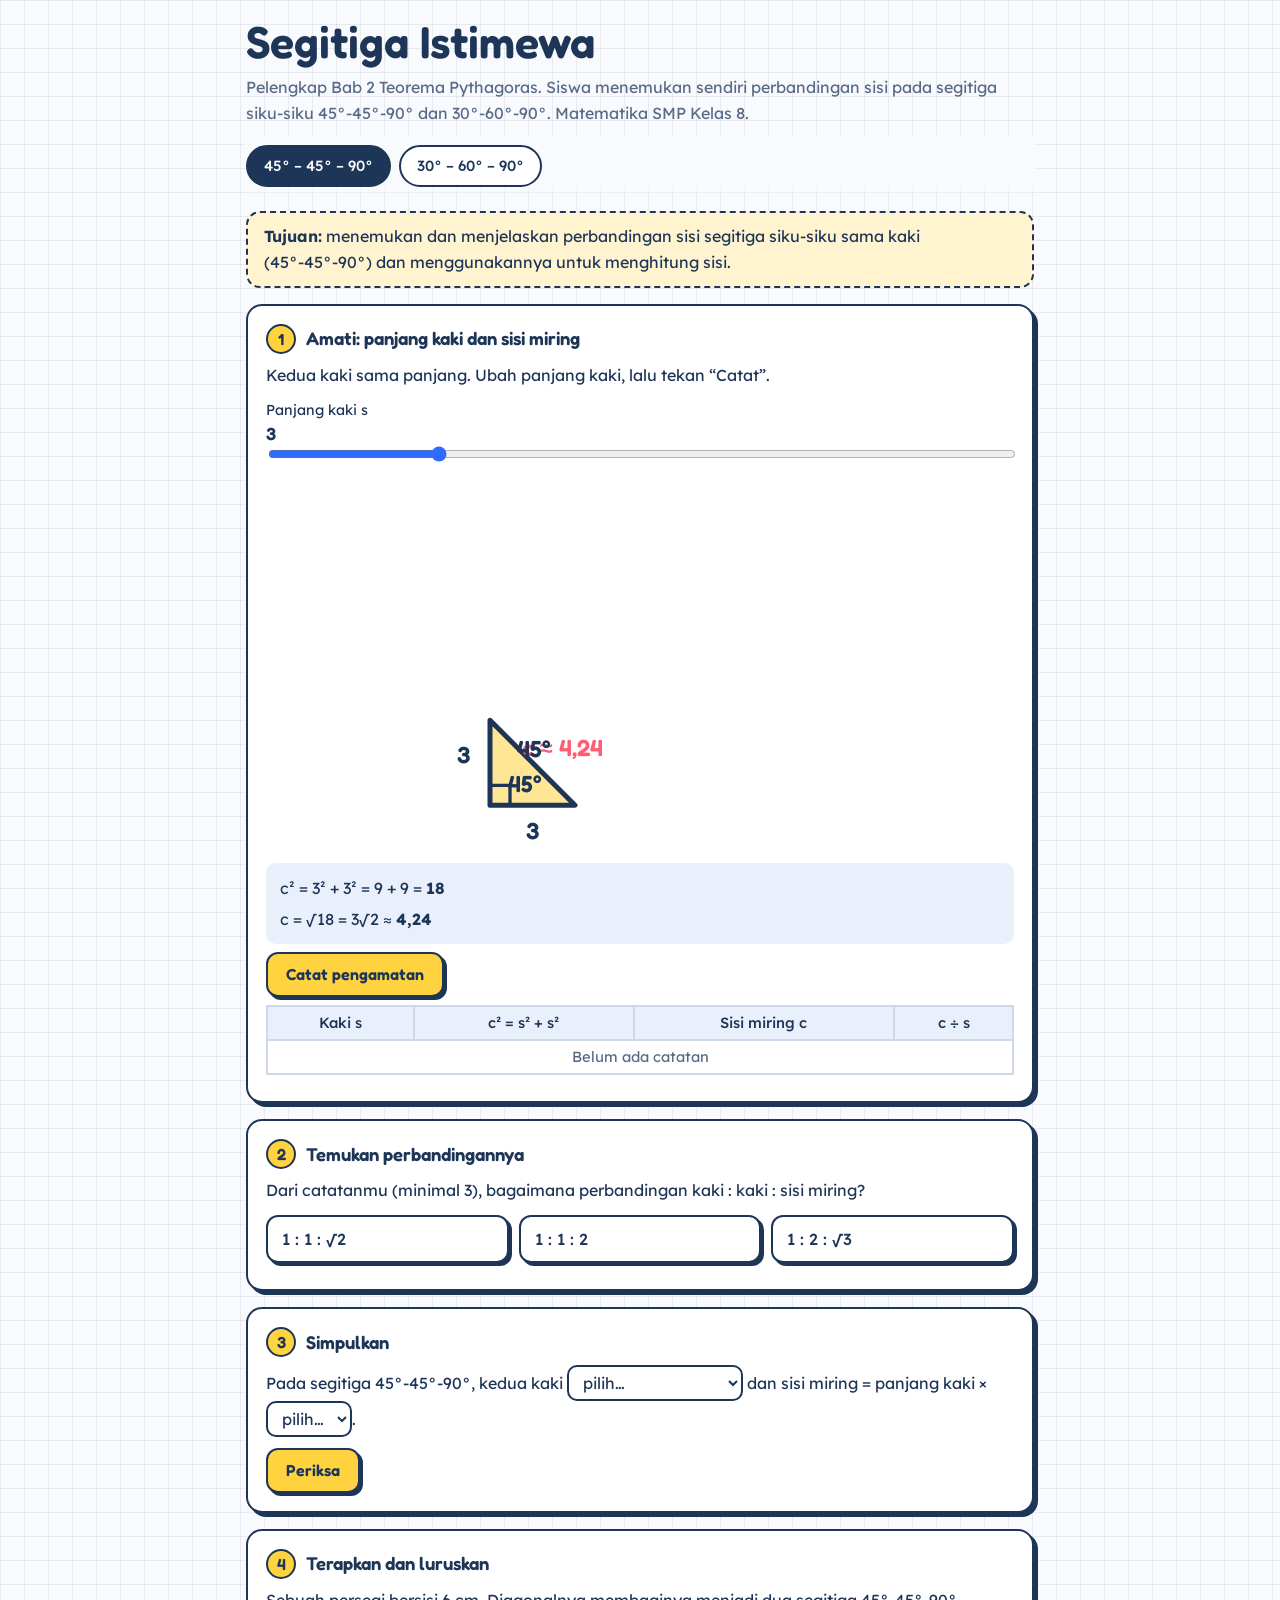
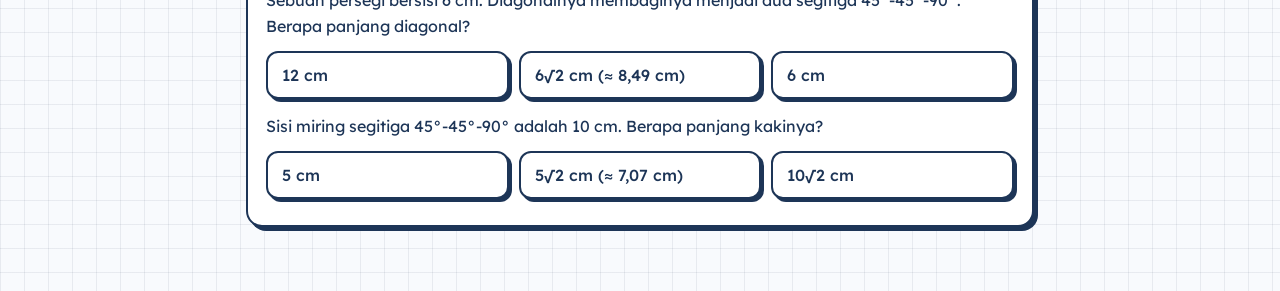
<file: media/matematika/teorema-pythagoras/bagian3/media3.html>
<!DOCTYPE html>
<html lang="id">
<head>
<meta charset="utf-8">
<meta name="viewport" content="width=device-width, initial-scale=1, viewport-fit=cover">
<title>Media Konsep Bab 2 – Segitiga Istimewa</title>
<link href="https://fonts.googleapis.com/css2?family=Fredoka:wght@500;600&family=Lexend:wght@400;500&display=swap" rel="stylesheet">
<style>
:root{--paper:#f8fafd;--grid:rgba(29,53,87,.08);--ink:#1d3557;--muted:#586a87;--card:#fff;--line:#cdd8ea;--blue:#2f6bff;--yellow:#ffd23f;--coral:#ff5d73;--teal:#13a08f;--soft:#eaf0fb;--sh:#1d3557;--onb:#fff;
box-sizing:border-box;padding-top:env(safe-area-inset-top,0px);padding-bottom:env(safe-area-inset-bottom,0px);color-scheme:light}
@media(prefers-color-scheme:dark){:root:not([data-theme="light"]){--paper:#0e1a2b;--grid:rgba(255,255,255,.055);--ink:#eaf1ff;--muted:#9fb1cc;--card:#16263d;--line:#2c415f;--blue:#6c93ff;--coral:#ff7a8c;--teal:#3ccdb9;--soft:#1d3150;--sh:#050b14;--onb:#0e1a2b;color-scheme:dark}}
:root[data-theme="dark"]{--paper:#0e1a2b;--grid:rgba(255,255,255,.055);--ink:#eaf1ff;--muted:#9fb1cc;--card:#16263d;--line:#2c415f;--blue:#6c93ff;--coral:#ff7a8c;--teal:#3ccdb9;--soft:#1d3150;--sh:#050b14;--onb:#0e1a2b;color-scheme:dark}
html{scroll-padding-top:calc(env(safe-area-inset-top,0px) + 64px)}
*{box-sizing:border-box}
body{margin:0;color:var(--ink);background-color:var(--paper);background-image:linear-gradient(var(--grid) 1px,transparent 1px),linear-gradient(90deg,var(--grid) 1px,transparent 1px);background-size:24px 24px;font:16px/1.65 'Lexend',system-ui,sans-serif}
h1,h2,h3{font-family:'Fredoka','Lexend',sans-serif;font-weight:600;line-height:1.15;margin:0 0 .4rem}
h1{font-size:clamp(1.9rem,6vw,2.8rem)}h3{font-size:1.15rem;margin:0}p{margin:0 0 .7em}sup{font-size:.68em;line-height:0;font-weight:600}
.wrap{max-width:820px;margin:0 auto;padding:16px 16px 48px}
button,select,input{font:inherit;color:inherit}button{cursor:pointer}:focus-visible{outline:3px solid var(--blue);outline-offset:2px}
.muted{color:var(--muted)}.sub{color:var(--muted);margin:0 0 6px}
.tabs{position:sticky;top:env(safe-area-inset-top,0px);z-index:20;display:flex;gap:8px;overflow-x:auto;padding:10px 0;margin:8px 0 14px;background:linear-gradient(var(--paper) 80%,transparent);scrollbar-width:none}
.tab{flex:0 0 auto;border:2px solid var(--ink);background:var(--card);border-radius:999px;padding:7px 16px;font-weight:500;font-size:.92rem;white-space:nowrap}
.tab[aria-selected="true"]{background:var(--ink);color:var(--paper)}
.pane{display:none}.pane.on{display:block}
.card{background:var(--card);border:2px solid var(--ink);border-radius:16px;padding:18px;box-shadow:4px 4px 0 var(--sh);margin-bottom:16px}
.goal{border:2px dashed var(--ink);border-radius:14px;padding:10px 16px;margin-bottom:16px;background:color-mix(in srgb,var(--yellow) 25%,var(--card))}
.sh{display:flex;align-items:center;gap:10px;margin-bottom:8px}
.n{display:inline-grid;place-items:center;width:30px;height:30px;border-radius:50%;background:var(--yellow);color:#1d3557;border:2px solid var(--ink);font:600 1rem 'Fredoka',sans-serif;flex:0 0 30px}
.btn{display:inline-block;border:2px solid var(--ink);background:var(--yellow);color:#1d3557;font-family:'Fredoka',sans-serif;font-weight:600;font-size:1rem;padding:7px 18px;border-radius:12px;box-shadow:3px 3px 0 var(--sh)}
.btn:active{transform:translate(3px,3px);box-shadow:none}
.row{display:flex;gap:10px;flex-wrap:wrap;align-items:center;margin:10px 0}
.ex{background:var(--soft);border-radius:10px;padding:10px 14px;margin:.5rem 0;overflow-x:auto;line-height:1.9}
table{border-collapse:collapse;width:100%;font-size:.92rem;margin:8px 0}
th,td{border:2px solid var(--line);padding:4px 6px;text-align:center}th{background:var(--soft);font-weight:500}
.sl{display:grid;gap:8px;grid-template-columns:repeat(auto-fit,minmax(170px,1fr));margin:8px 0}
.sl label{display:flex;flex-direction:column;font-size:.9rem}.sl output{font:600 1.1rem 'Fredoka',sans-serif}
input[type=range]{width:100%;accent-color:var(--blue)}
input[type=number],select{border:2px solid var(--ink);border-radius:10px;background:var(--card);padding:5px 10px;max-width:100%}
input[type=number]{width:120px}
.opts{display:grid;gap:10px;grid-template-columns:repeat(auto-fit,minmax(150px,1fr));margin:8px 0}
.opt{border:2px solid var(--ink);background:var(--card);border-radius:12px;padding:9px 14px;font-weight:500;text-align:left;box-shadow:3px 3px 0 var(--sh)}
.opt:not(:disabled):hover{background:var(--soft)}.opt.good{background:var(--teal);color:#fff}.opt.bad{background:var(--coral);color:#fff}.opt:disabled{cursor:default}
.fb{margin-top:10px;border:2px solid var(--ink);border-radius:12px;padding:9px 14px}
.fb.ok{background:color-mix(in srgb,var(--teal) 22%,var(--card))}.fb.no{background:color-mix(in srgb,var(--coral) 22%,var(--card))}
.sum{margin-top:12px;border:2px solid var(--ink);border-left-width:8px;border-radius:12px;padding:10px 14px;background:color-mix(in srgb,var(--blue) 12%,var(--card))}
svg{display:block;width:100%;max-width:400px;margin:8px auto;height:auto}
.st{fill:var(--yellow);fill-opacity:.55;stroke:var(--ink);stroke-width:3;stroke-linejoin:round}.eq{fill:var(--blue);fill-opacity:.12;stroke:var(--ink);stroke-width:2;stroke-dasharray:6 4}
.tx{fill:var(--ink);font:600 14px 'Fredoka',sans-serif;text-anchor:middle}
[hidden]{display:none!important}
@media(prefers-reduced-motion:reduce){*{animation:none!important;transition:none!important}}
</style>
</head>
<body>
<div class="wrap">
<h1>Segitiga Istimewa</h1>
<p class="sub">Pelengkap Bab 2 Teorema Pythagoras. Siswa menemukan sendiri perbandingan sisi pada segitiga siku-siku 45°-45°-90° dan 30°-60°-90°. Matematika SMP Kelas 8.</p>
<nav class="tabs" role="tablist">
  <button class="tab" role="tab" aria-selected="true" data-t="pa">45° – 45° – 90°</button>
  <button class="tab" role="tab" aria-selected="false" data-t="pb">30° – 60° – 90°</button>
</nav>

<!-- 45-45-90 -->
<section class="pane on" id="pa">
  <div class="goal"><b>Tujuan:</b> menemukan dan menjelaskan perbandingan sisi segitiga siku-siku sama kaki (45°-45°-90°) dan menggunakannya untuk menghitung sisi.</div>
  <div class="card">
    <div class="sh"><span class="n">1</span><h3>Amati: panjang kaki dan sisi miring</h3></div>
    <p>Kedua kaki sama panjang. Ubah panjang kaki, lalu tekan “Catat”.</p>
    <div class="sl"><label>Panjang kaki s <output id="oa">3</output><input type="range" id="xa" min="1" max="10" value="3"></label></div>
    <svg id="sa" viewBox="0 0 240 230" role="img" aria-label="Segitiga siku-siku sama kaki"></svg>
    <div class="ex" id="ra"></div>
    <button class="btn" id="ca">Catat pengamatan</button>
    <table><thead><tr><th>Kaki s</th><th>c² = s² + s²</th><th>Sisi miring c</th><th>c ÷ s</th></tr></thead><tbody id="ta"><tr><td colspan="4" class="muted">Belum ada catatan</td></tr></tbody></table>
  </div>
  <div class="card">
    <div class="sh"><span class="n">2</span><h3>Temukan perbandingannya</h3></div>
    <div id="ma"></div>
  </div>
  <div class="card">
    <div class="sh"><span class="n">3</span><h3>Simpulkan</h3></div>
    <p>Pada segitiga 45°-45°-90°, kedua kaki
      <select id="sa1"><option value="">pilih…</option><option value="1">sama panjang</option><option value="0">berbeda panjang</option></select>
      dan sisi miring = panjang kaki ×
      <select id="sa2"><option value="">pilih…</option><option value="1">√2</option><option value="0">2</option><option value="0">√3</option></select>.</p>
    <button class="btn" id="ba">Periksa</button><div class="fb" id="fa" hidden></div>
    <div class="sum" id="sma" hidden>Perbandingan sisi: kaki : kaki : sisi miring = <b>1 : 1 : √2</b>. Alasannya: c² = s² + s² = 2s², sehingga c = s√2.</div>
  </div>
  <div class="card">
    <div class="sh"><span class="n">4</span><h3>Terapkan dan luruskan</h3></div>
    <div id="m1"></div><div id="m2" style="margin-top:14px"></div>
  </div>
</section>

<!-- 30-60-90 -->
<section class="pane" id="pb">
  <div class="goal"><b>Tujuan:</b> menemukan dan menjelaskan perbandingan sisi segitiga 30°-60°-90° dari segitiga sama sisi yang dibelah dua.</div>
  <div class="card">
    <div class="sh"><span class="n">1</span><h3>Amati: belah segitiga sama sisi</h3></div>
    <p>Segitiga sama sisi bersisi 2a dibelah tegak lurus menjadi dua. Setengahnya adalah segitiga 30°-60°-90°. Ubah nilai a, lalu tekan “Catat”.</p>
    <div class="sl"><label>Setengah sisi a <output id="ob">2</output><input type="range" id="xb" min="1" max="8" value="2"></label></div>
    <svg id="sb" viewBox="0 0 300 240" role="img" aria-label="Segitiga sama sisi dibelah dua"></svg>
    <div class="ex" id="rb"></div>
    <button class="btn" id="cb">Catat pengamatan</button>
    <table><thead><tr><th>a</th><th>Sisi miring</th><th>Sisi panjang²</th><th>Sisi panjang</th><th>panjang ÷ a</th></tr></thead><tbody id="tb"><tr><td colspan="5" class="muted">Belum ada catatan</td></tr></tbody></table>
  </div>
  <div class="card">
    <div class="sh"><span class="n">2</span><h3>Temukan perbandingannya</h3></div>
    <div id="mb"></div>
  </div>
  <div class="card">
    <div class="sh"><span class="n">3</span><h3>Simpulkan</h3></div>
    <p>Sisi di depan sudut 30° adalah sisi
      <select id="sb1"><option value="">pilih…</option><option value="1">terpendek</option><option value="0">terpanjang</option></select>.
      Sisi miring =
      <select id="sb2"><option value="">pilih…</option><option value="1">2 × sisi terpendek</option><option value="0">√2 × sisi terpendek</option><option value="0">√3 × sisi terpendek</option></select>.
      Sisi di depan sudut 60° = sisi terpendek ×
      <select id="sb3"><option value="">pilih…</option><option value="1">√3</option><option value="0">√2</option><option value="0">2</option></select>.</p>
    <button class="btn" id="bb">Periksa</button><div class="fb" id="fb" hidden></div>
    <div class="sum" id="smb" hidden>Perbandingan sisi: sisi di depan 30° : sisi di depan 60° : sisi miring = <b>1 : √3 : 2</b>. Alasannya: (2a)² − a² = 3a², sehingga sisi panjang = a√3.</div>
  </div>
  <div class="card">
    <div class="sh"><span class="n">4</span><h3>Terapkan dan luruskan</h3></div>
    <p>Sisi miring sebuah segitiga 30°-60°-90° adalah 12 cm. Berapa panjang sisi terpendeknya?</p>
    <div class="row"><input type="number" id="qb" inputmode="numeric" aria-label="Jawaban"><button class="btn" id="bq">Periksa</button></div><div class="fb" id="fq" hidden></div>
    <div id="m3" style="margin-top:14px"></div>
  </div>
</section>
</div>

<script>
const $=s=>document.querySelector(s);
const say=(el,ok,h)=>{el.hidden=false;el.className='fb '+(ok?'ok':'no');el.innerHTML=h};
const dec=x=>x.toFixed(2).replace('.',',');
const pt=p=>p[0].toFixed(1)+','+p[1].toFixed(1);
document.querySelectorAll('.tab').forEach(t=>t.onclick=()=>{
  document.querySelectorAll('.tab').forEach(x=>x.setAttribute('aria-selected',x===t));
  document.querySelectorAll('.pane').forEach(p=>p.classList.toggle('on',p.id===t.dataset.t));
  window.scrollTo({top:0});
});
function mc(id,q,opts,done,pre){
  const c=$(id);
  c.innerHTML=`<p>${q}</p><div class="opts">${opts.map((o,i)=>`<button class="opt" data-i="${i}">${o.t}</button>`).join('')}</div><div class="fb" hidden></div>`;
  c.onclick=e=>{const b=e.target.closest('.opt');if(!b||b.disabled)return;const o=opts[+b.dataset.i],f=c.querySelector('.fb');
    if(pre){const m=pre();if(m)return say(f,false,m)}
    const w=typeof o.w==='function'?o.w():o.w;
    if(o.ok){c.querySelectorAll('.opt').forEach(x=>x.disabled=true);b.classList.add('good');say(f,true,w);done&&done()}
    else{b.classList.add('bad');b.disabled=true;say(f,false,w)}};
}
function selchk(btn,sels,fb,sum,msg){
  $(btn).onclick=()=>{const v=sels.map(s=>$(s).value),f=$(fb);
    if(v.includes(''))return say(f,false,'Lengkapi semua pilihan dulu.');
    if(v.every(x=>x==='1')){say(f,true,'<b>Tepat.</b> Kamu sudah menyimpulkannya sendiri.');$(sum).hidden=false}else say(f,false,msg)};
}

/* ===== 45-45-90 ===== */
let ra=[];
function fa(){
  const s=+$('#xa').value,u=17,C=[30,200],B=[30+s*u,200],A=[30,200-s*u],c=s*Math.SQRT2;$('#oa').textContent=s;
  $('#sa').innerHTML=`<polygon class="st" points="${pt(A)} ${pt(B)} ${pt(C)}"/><path d="M42 200v-12h-12" fill="none" stroke="var(--ink)" stroke-width="2"/>
   <text class="tx" x="${C[0]+s*u/2}" y="220">${s}</text><text class="tx" x="14" y="${C[1]-s*u/2}">${s}</text>
   <text class="tx" x="${(A[0]+B[0])/2+18}" y="${(A[1]+B[1])/2-4}" style="fill:var(--coral)">c ≈ ${dec(c)}</text>
   <text class="tx" x="${B[0]-30}" y="192">45°</text><text class="tx" x="${A[0]+26}" y="${A[1]+22}">45°</text>`;
  $('#ra').innerHTML=`c² = ${s}² + ${s}² = ${s*s} + ${s*s} = <b>${2*s*s}</b><br>c = √${2*s*s} = ${s}√2 ≈ <b>${dec(c)}</b>`;
}
$('#xa').oninput=fa;
$('#ca').onclick=()=>{const s=+$('#xa').value;if(!ra.includes(s))ra.push(s);
  $('#ta').innerHTML=ra.map(s=>`<tr><td>${s}</td><td>${2*s*s}</td><td>${dec(s*Math.SQRT2)}</td><td>${dec(Math.SQRT2)}</td></tr>`).join('')};
mc('#ma','Dari catatanmu (minimal 3), bagaimana perbandingan kaki : kaki : sisi miring?',[
 {t:'1 : 1 : √2',ok:1,w:'<b>Cocok untuk semua catatanmu.</b> Kolom c ÷ s selalu 1,41…, yaitu √2.'},
 {t:'1 : 1 : 2',w:()=>{const s=ra[0];return `Cek catatanmu: kaki ${s}, sisi miring ≈ ${dec(s*Math.SQRT2)}. Itu bukan ${2*s}. Kolom c ÷ s tidak bernilai 2.`}},
 {t:'1 : 2 : √3',w:'Kedua kaki sama panjang, jadi perbandingan keduanya 1 : 1, bukan 1 : 2.'}],
 ()=>$('#sma').hidden=false,
 ()=>ra.length<3?`Catat dulu minimal 3 pengamatan berbeda (sekarang ${ra.length}).`:'');
selchk('#ba',['#sa1','#sa2'],'#fa','#sma','Belum tepat. Lihat tabel: kedua kaki sama panjang, dan kolom c ÷ s bernilai sekitar 1,41, yaitu √2.');
mc('#m1','Sebuah persegi bersisi 6 cm. Diagonalnya membaginya menjadi dua segitiga 45°-45°-90°. Berapa panjang diagonal?',[
 {t:'12 cm',w:'12 = 6 + 6 menjumlahkan sisi. Diagonal adalah sisi miring: 6 × √2, bukan 6 × 2.'},
 {t:'6√2 cm (≈ 8,49 cm)',ok:1,w:'<b>Tepat.</b> Diagonal adalah sisi miring segitiga 45°-45°-90°: 6 × √2. Cek: 6² + 6² = 72 dan (6√2)² = 72.'},
 {t:'6 cm',w:'Diagonal persegi lebih panjang dari sisinya karena merupakan sisi miring.'}]);
mc('#m2','Sisi miring segitiga 45°-45°-90° adalah 10 cm. Berapa panjang kakinya?',[
 {t:'5 cm',w:'5 adalah setengah dari 10. Itu berlaku pada segitiga 30°-60°-90°, bukan di sini. Cek: 5² + 5² = 50, bukan 100.'},
 {t:'5√2 cm (≈ 7,07 cm)',ok:1,w:'<b>Tepat.</b> Kaki = 10 ÷ √2 = 10√2 ÷ 2 = 5√2. Cek: (5√2)² + (5√2)² = 50 + 50 = 100.'},
 {t:'10√2 cm',w:'Itu lebih panjang dari sisi miringnya (10). Kaki harus lebih pendek dari sisi miring.'}]);
fa();

/* ===== 30-60-90 ===== */
let rb=[];
function fb(){
  const a=+$('#xb').value,h=a*Math.sqrt(3),s=Math.min(125/a,190/h),M=[150,215];$('#ob').textContent=a;
  const A=[M[0]-a*s,215],B=[M[0]+a*s,215],C=[150,215-h*s];
  $('#sb').innerHTML=`<polygon class="eq" points="${pt(A)} ${pt(B)} ${pt(C)}"/><polygon class="st" points="${pt(M)} ${pt(B)} ${pt(C)}"/>
   <path d="M${M[0]+10} 215v-10h-10" fill="none" stroke="var(--ink)" stroke-width="2"/>
   <text class="tx" x="${M[0]+a*s/2}" y="233">a = ${a}</text><text class="tx" x="${M[0]-22}" y="${215-h*s/2}">a√3</text>
   <text class="tx" x="${(B[0]+C[0])/2+22}" y="${(C[1]+215)/2}" style="fill:var(--coral)">2a = ${2*a}</text>
   <text class="tx" x="${C[0]+4}" y="${C[1]+34}">30°</text><text class="tx" x="${B[0]-34}" y="207">60°</text>`;
  $('#rb').innerHTML=`sisi miring = sisi segitiga sama sisi = 2a = <b>${2*a}</b>, sisi pendek = setengah alas = a = <b>${a}</b><br>sisi panjang² = (2a)² − a² = ${4*a*a} − ${a*a} = ${3*a*a}<br>sisi panjang = √${3*a*a} = ${a}√3 ≈ <b>${dec(h)}</b>`;
}
$('#xb').oninput=fb;
$('#cb').onclick=()=>{const a=+$('#xb').value;if(!rb.includes(a))rb.push(a);
  $('#tb').innerHTML=rb.map(a=>`<tr><td>${a}</td><td>${2*a}</td><td>${3*a*a}</td><td>${dec(a*Math.sqrt(3))}</td><td>${dec(Math.sqrt(3))}</td></tr>`).join('')};
mc('#mb','Dari catatanmu (minimal 3), bagaimana perbandingan sisi pendek : sisi panjang : sisi miring?',[
 {t:'1 : √3 : 2',ok:1,w:'<b>Cocok untuk semua catatanmu.</b> Kolom panjang ÷ a selalu 1,73…, yaitu √3, dan sisi miring selalu 2a.'},
 {t:'1 : 1 : √2',w:()=>{const a=rb[0];return `Itu perbandingan segitiga 45°-45°-90°. Di catatanmu, a = ${a} tetapi sisi panjang ≈ ${dec(a*Math.sqrt(3))}, bukan ${a}.`}},
 {t:'1 : 2 : 3',w:()=>{const a=rb[0];return `Cek catatanmu: a = ${a}, sisi panjang ≈ ${dec(a*Math.sqrt(3))}, bukan ${2*a}. Sisi miringnya ${2*a}.`}}],
 ()=>$('#smb').hidden=false,
 ()=>rb.length<3?`Catat dulu minimal 3 pengamatan berbeda (sekarang ${rb.length}).`:'');
selchk('#bb',['#sb1','#sb2','#sb3'],'#fb','#smb','Belum tepat. Lihat gambar: sisi miring adalah 2a, sisi di depan 30° adalah a, dan sisi di depan 60° adalah a√3.');
$('#bq').onclick=()=>{const f=$('#fq');if(!$('#qb').value)return say(f,false,'Tulis jawabanmu dulu.');const v=+$('#qb').value;
  if(v===6)say(f,true,'<b>Tepat.</b> Sisi miring = 2 × sisi terpendek, jadi sisi terpendek = 12 ÷ 2 = 6 cm.');
  else if(v===24)say(f,false,'24 = 12 × 2. Sisi miring justru <b>dua kali</b> sisi terpendek, jadi sisi terpendek adalah setengahnya.');
  else say(f,false,'Belum tepat. Pada segitiga 30°-60°-90°, sisi miring = 2 × sisi terpendek.')};
mc('#m3','Pada segitiga 30°-60°-90° dengan sisi miring 10 cm, sisi di depan sudut 60° adalah…',[
 {t:'10√3 cm',w:'Itu lebih panjang dari sisi miring. Sisi terpendek = 5, lalu kalikan √3.'},
 {t:'5√3 cm (≈ 8,66 cm)',ok:1,w:'<b>Tepat.</b> Sisi terpendek = 10 ÷ 2 = 5, sisi di depan 60° = 5√3. Cek: 5² + (5√3)² = 25 + 75 = 100 = 10².'},
 {t:'5 cm',w:'5 cm adalah sisi terpendek (di depan sudut 30°), bukan sisi di depan sudut 60°.'}]);
fb();
</script>
</body>
</html>
</file>
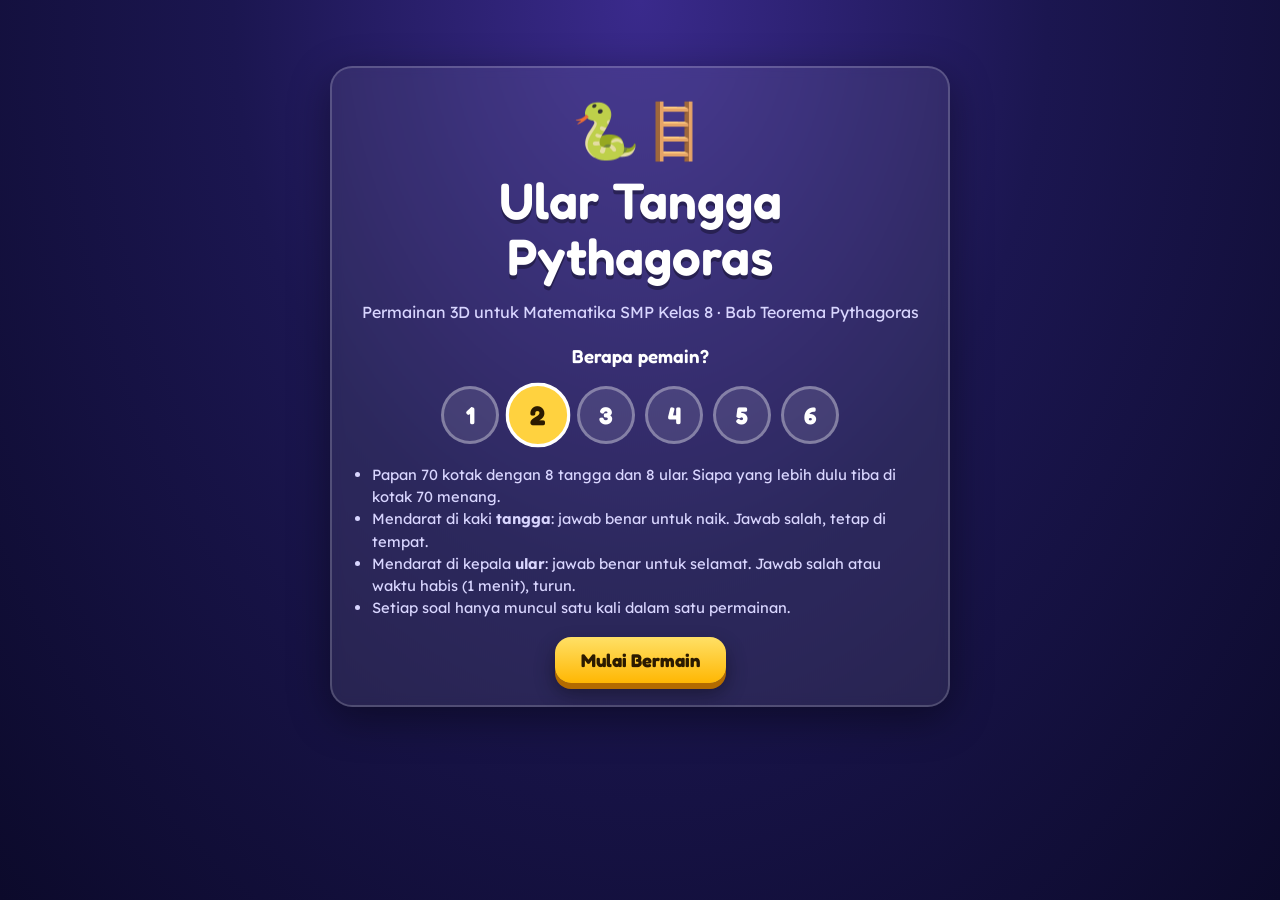
<file: media/matematika/teorema-pythagoras/game/ulartangga.html>
<!DOCTYPE html>
<html lang="id">
<head>
<meta charset="utf-8">
<meta name="viewport" content="width=device-width, initial-scale=1, viewport-fit=cover">
<title>Ular Tangga Pythagoras 3D</title>
<link href="https://fonts.googleapis.com/css2?family=Fredoka:wght@500;600;700&family=Lexend:wght@400;500&display=swap" rel="stylesheet">
<style>
:root{box-sizing:border-box;padding-top:env(safe-area-inset-top,0px);padding-bottom:env(safe-area-inset-bottom,0px);color-scheme:dark}
*{box-sizing:border-box}
html,body{margin:0}
body{min-height:100vh;color:#fff;font:16px/1.5 'Lexend',system-ui,sans-serif;background:radial-gradient(ellipse at 50% 0,#3a2a8c 0,#1b1650 45%,#0c0a2b 100%) fixed;overflow-x:hidden}
h1,h2,h3,.fr{font-family:'Fredoka','Lexend',sans-serif;font-weight:600;margin:0}
button{font:inherit;color:inherit;cursor:pointer}
:focus-visible{outline:3px solid #ffd23f;outline-offset:2px}
[hidden]{display:none!important}
.wrap{max-width:1040px;margin:0 auto;padding:12px 12px 40px}
.btn{border:0;border-radius:16px;padding:12px 26px;font:700 1.15rem 'Fredoka',sans-serif;color:#2b1a00;background:linear-gradient(#ffe066,#ffb703);box-shadow:0 6px 0 #b36b00,0 10px 20px #0006;transition:transform .08s,box-shadow .08s}
.btn:active{transform:translateY(5px);box-shadow:0 1px 0 #b36b00}.btn:disabled{filter:grayscale(.7);opacity:.6;cursor:default}
.card{background:#ffffff14;backdrop-filter:blur(6px);border:2px solid #ffffff30;border-radius:22px;padding:22px;box-shadow:0 12px 40px #0006}
#setup{text-align:center;max-width:620px;margin:6vh auto 0}
#setup h1{font-size:clamp(2rem,7vw,3.2rem);text-shadow:0 4px 0 #0005;line-height:1.1}
#setup .em{font-size:3.4rem;animation:bob 2s ease-in-out infinite}
@keyframes bob{50%{transform:translateY(-10px) rotate(6deg)}}
.cnt{display:flex;gap:10px;justify-content:center;flex-wrap:wrap;margin:16px 0 20px}
.cnt button{width:58px;height:58px;border-radius:50%;border:3px solid #fff5;background:#ffffff1a;font:700 1.5rem 'Fredoka',sans-serif}
.cnt button[aria-pressed="true"]{background:#ffd23f;color:#2b1a00;border-color:#fff;transform:scale(1.12)}
.rules{text-align:left;font-size:.92rem;color:#d9d6ff;margin:0 0 18px;padding-left:1.2em}
/* HUD */
.hud{display:flex;gap:8px;flex-wrap:wrap;align-items:center;justify-content:center;margin-bottom:6px}
.chip{display:flex;align-items:center;gap:8px;background:#ffffff14;border:2px solid #ffffff2a;border-radius:999px;padding:3px 14px 3px 4px;font:600 .95rem 'Fredoka',sans-serif;transition:.2s}
.chip i{width:26px;height:26px;border-radius:50%;background:radial-gradient(circle at 30% 30%,#fff9,var(--c) 55%,#0007);display:inline-block}
.chip.on{border-color:#ffd23f;background:#ffd23f33;transform:scale(1.08);box-shadow:0 0 18px #ffd23f66}
#msg{text-align:center;font:600 1.15rem 'Fredoka',sans-serif;min-height:1.8em;margin:2px 0 0}
/* BOARD */
#vp{position:relative;width:100%;max-width:1040px;margin:0 auto;overflow:hidden}
#sc{width:1000px;height:700px;transform-origin:0 0}
#stage{width:1000px;height:700px;perspective:1700px;perspective-origin:50% 40%}
#plane{position:relative;width:1000px;height:700px;transform-style:preserve-3d;transform-origin:50% 100%;transform:rotateX(38deg);border-radius:18px;background:#2a1a6e;box-shadow:0 30px 0 #120a40,0 50px 60px #000a;outline:14px solid #5a3a1c}
.tl{position:absolute;width:100px;height:100px;border:3px solid #0003;border-radius:10px;font:700 1.5rem 'Fredoka',sans-serif;padding:4px 8px;color:#0007;box-shadow:inset 0 -6px 0 #0002,inset 0 4px 0 #fff6}
.tl.a{background:linear-gradient(135deg,#ffe9a8,#ffc971)}.tl.b{background:linear-gradient(135deg,#a8e8ff,#6fc3ff)}
.tl.fin{background:radial-gradient(circle,#fff6a8,#ffb703);color:#7a3a00;font-size:2.4rem;text-align:center;padding-top:20px}
.tl.lad{box-shadow:inset 0 0 0 5px #22c55e,inset 0 -6px 0 #0002}.tl.snk{box-shadow:inset 0 0 0 5px #ef4444,inset 0 -6px 0 #0002}
#ov{position:absolute;inset:0;width:1000px;height:700px;pointer-events:none;overflow:visible}
.pawn{position:absolute;width:44px;height:64px;transform-style:preserve-3d;transform-origin:50% 100%;transform:translate(-50%,-90%) rotateX(-38deg);transition:left .22s linear,top .22s linear;pointer-events:none}
.pawn.slow{transition:left 1s ease-in-out,top 1s ease-in-out}
.pawn .in{position:absolute;inset:0}.pawn.hop .in{animation:hop .22s ease-out}
@keyframes hop{50%{transform:translateY(-28px)}}
.pawn .hd{position:absolute;left:11px;top:2px;width:22px;height:22px;border-radius:50%;background:radial-gradient(circle at 30% 30%,#fffb,var(--c) 55%,#0008);box-shadow:0 2px 4px #0006}
.pawn .bd{position:absolute;left:4px;top:20px;width:36px;height:42px;border-radius:50% 50% 12px 12px/75% 75% 12px 12px;background:linear-gradient(90deg,#0005,transparent 40%,#fff4 58%,#0005),var(--c);box-shadow:0 3px 5px #0006}
.pawn.act .in{animation:bounce .8s ease-in-out infinite}
@keyframes bounce{50%{transform:translateY(-8px)}}
/* CONTROLS */
.ctl{display:flex;gap:16px;align-items:center;justify-content:center;margin-top:8px;flex-wrap:wrap}
.die{width:68px;height:68px;border-radius:14px;background:linear-gradient(135deg,#fff,#d8d8e8);display:grid;grid-template:repeat(3,1fr)/repeat(3,1fr);padding:9px;box-shadow:0 6px 0 #9a9ab0,0 10px 18px #0007}
.die.roll{animation:tumble .5s linear infinite}
@keyframes tumble{to{transform:rotate3d(1,1,.4,360deg)}}
.die b{width:12px;height:12px;border-radius:50%;background:#1b1650;place-self:center}
.mute{background:#ffffff1f;border:2px solid #fff4;border-radius:50%;width:44px;height:44px;font-size:1.2rem}
/* MODAL */
.md{position:fixed;inset:0;background:#07051ccc;display:grid;place-items:center;padding:14px;z-index:50;animation:fade .2s}
@keyframes fade{from{opacity:0}}
.mc{width:min(620px,100%);background:linear-gradient(#2b2370,#1b1650);border:3px solid #ffd23f;border-radius:22px;padding:18px;box-shadow:0 20px 60px #000c;animation:pop .3s cubic-bezier(.2,1.4,.4,1);max-height:96vh;overflow:auto}
@keyframes pop{from{transform:scale(.7);opacity:0}}
.mh{display:flex;justify-content:space-between;align-items:center;gap:8px;margin-bottom:8px;font:600 1rem 'Fredoka',sans-serif}
.tag{border-radius:999px;padding:2px 14px;font-weight:700}.tag.l{background:#22c55e;color:#032}.tag.s{background:#ef4444}
.tm{height:12px;border-radius:99px;background:#ffffff22;overflow:hidden}.tm i{display:block;height:100%;width:100%;background:linear-gradient(90deg,#22c55e,#ffd23f);transition:width .1s linear}.tm i.low{background:#ef4444}
.ts{text-align:right;font:600 .85rem 'Fredoka',sans-serif;color:#cfcbff;margin:2px 0 8px}
.mq{font-size:1.1rem;margin-bottom:12px}
.mo{display:grid;gap:10px}
.op{display:flex;gap:10px;align-items:center;text-align:left;border:2px solid #ffffff44;background:#ffffff14;border-radius:14px;padding:10px 14px;font:600 1.1rem 'Fredoka',sans-serif;transition:.12s}
.op:not(:disabled):hover{background:#ffffff2e;transform:translateX(4px)}.op b{width:30px;height:30px;border-radius:50%;background:#ffd23f;color:#2b1a00;display:grid;place-items:center;flex:0 0 30px}
.op.good{background:#16a34a;border-color:#bbf7d0}.op.bad{background:#dc2626;border-color:#fecaca;animation:shake .4s}.op:disabled{cursor:default}
@keyframes shake{25%{transform:translateX(-8px)}75%{transform:translateX(8px)}}
.mf{margin-top:12px;border-radius:12px;padding:10px 14px;background:#00000040}
/* WIN */
.win{position:fixed;inset:0;background:#07051ce6;display:grid;place-items:center;z-index:60;text-align:center;padding:20px}
.win h2{font-size:clamp(2rem,8vw,3.6rem);color:#ffd23f;text-shadow:0 4px 0 #0008}
.cf{position:fixed;top:-20px;width:10px;height:16px;z-index:70;animation:fall linear forwards;pointer-events:none}
@keyframes fall{to{transform:translateY(110vh) rotate(720deg)}}
@media(prefers-reduced-motion:reduce){.pawn,.pawn *{animation:none!important}}
</style>
</head>
<body>
<div class="wrap">
<section id="setup" class="card">
  <div class="em">🐍🪜</div>
  <h1>Ular Tangga<br>Pythagoras</h1>
  <p style="color:#d9d6ff">Permainan 3D untuk Matematika SMP Kelas 8 · Bab Teorema Pythagoras</p>
  <h3 style="margin-top:18px">Berapa pemain?</h3>
  <div class="cnt" id="cnt"></div>
  <ul class="rules">
    <li>Papan 70 kotak dengan 8 tangga dan 8 ular. Siapa yang lebih dulu tiba di kotak 70 menang.</li>
    <li>Mendarat di kaki <b>tangga</b>: jawab benar untuk naik. Jawab salah, tetap di tempat.</li>
    <li>Mendarat di kepala <b>ular</b>: jawab benar untuk selamat. Jawab salah atau waktu habis (1 menit), turun.</li>
    <li>Setiap soal hanya muncul satu kali dalam satu permainan.</li>
  </ul>
  <button class="btn" id="go">Mulai Bermain</button>
</section>

<section id="game" hidden>
  <div class="hud" id="hud"></div>
  <div id="msg"></div>
  <div id="vp"><div id="sc"><div id="stage"><div id="plane"></div></div></div></div>
  <div class="ctl"><div class="die" id="die"></div><button class="btn" id="rb">🎲 Lempar Dadu</button><button class="mute" id="mu" aria-label="Suara" title="Suara">🔊</button><button class="mute" id="rs" aria-label="Menu awal" title="Menu awal">🏠</button></div>
</section>
</div>

<div class="md" id="md" hidden><div class="mc">
  <div class="mh"><span class="tag" id="mt"></span><span id="mp"></span></div>
  <div class="tm"><i id="tb"></i></div><div class="ts" id="tl"></div>
  <div class="mq" id="mq"></div><div class="mo" id="mo"></div><div class="mf" id="mf" hidden></div>
</div></div>
<div class="win" id="win" hidden><div><div style="font-size:4rem">🏆</div><h2 id="wt"></h2><p style="font-size:1.2rem">Selamat! Kamu lebih dulu tiba di kotak 70.</p><button class="btn" id="again">Main Lagi</button></div></div>

<script>
const $=s=>document.querySelector(s),sleep=ms=>new Promise(r=>setTimeout(r,ms));
const rnd=(a,b)=>Math.floor(Math.random()*(b-a+1))+a;
const shuf=a=>{for(let i=a.length-1;i>0;i--){const j=rnd(0,i);[a[i],a[j]]=[a[j],a[i]]}return a};
const gcd=(a,b)=>b?gcd(b,a%b):a;

/* ===== SUARA ===== */
let AC=null,mute=false;
function ac(){if(!AC){try{AC=new (window.AudioContext||window.webkitAudioContext)()}catch(e){}}if(AC&&AC.state==='suspended')AC.resume();return AC}
function tn(f,d=.12,t='sine',v=.15,del=0,to){const c=ac();if(!c||mute)return;const o=c.createOscillator(),g=c.createGain(),s=c.currentTime+del;
  o.type=t;o.frequency.setValueAtTime(f,s);if(to)o.frequency.exponentialRampToValueAtTime(to,s+d);g.gain.setValueAtTime(v,s);g.gain.exponentialRampToValueAtTime(.0001,s+d);o.connect(g);g.connect(c.destination);o.start(s);o.stop(s+d+.02)}
const SFX={dice(){for(let i=0;i<8;i++)tn(250+Math.random()*500,.05,'square',.06,i*.07)},step(){tn(520,.07,'triangle',.12)},
  up(){[392,494,587,784,988].forEach((f,i)=>tn(f,.16,'triangle',.15,i*.1))},down(){tn(700,.9,'sawtooth',.13,0,80)},
  ok(){tn(660,.12,'sine',.18);tn(880,.22,'sine',.18,.12)},no(){tn(190,.3,'square',.13);tn(140,.4,'square',.13,.18)},tick(){tn(900,.04,'square',.05)},
  show(){tn(500,.1,'triangle',.12);tn(750,.14,'triangle',.12,.1)},win(){[523,659,784,1047,784,1047,1319].forEach((f,i)=>tn(f,.22,'triangle',.18,i*.13))}};

/* ===== BANK SOAL (dibangkitkan dari templat, semua unik) ===== */
const T=[[3,4,5],[5,12,13],[8,15,17],[7,24,25],[6,8,10],[9,12,15],[12,16,20],[15,20,25],[20,21,29],[9,40,41],[10,24,26],[12,35,37],[18,24,30],[21,28,35],[11,60,61]];
const NR=[[4,5,6],[5,6,7],[6,7,8],[7,9,12],[5,7,10],[3,4,6],[8,9,10],[6,8,11],[7,10,12],[9,10,11],[4,6,9],[2,3,4]];
function mk(c,dis,u=''){const arr=[c];dis.forEach(d=>{if(d>0&&Number.isFinite(d)&&!arr.includes(d))arr.push(d)});
  for(let k=1;arr.length<4;k++){if(!arr.includes(c+k))arr.push(c+k);if(arr.length<4&&c-k>0&&!arr.includes(c-k))arr.push(c-k)}
  const f=arr.slice(0,4).map(x=>x+u);return st(f)}
function st(f){const o=shuf(f.map((_,i)=>i));return{o:o.map(i=>f[i]),a:o.indexOf(0)}} // f[0] benar
const POOL=[];const add=(k,q,m,e)=>POOL.push({k,q,o:m.o,a:m.a,e});
const jenis=(a,b,c)=>{const [x,y,z]=[a,b,c].sort((p,q)=>p-q);return z>=x+y?3:x*x+y*y===z*z?0:x*x+y*y>z*z?1:2};
const JN=['Segitiga siku-siku','Segitiga lancip','Segitiga tumpul','Bukan segitiga'];
T.forEach(([a,b,c])=>{
  add('h'+a,`Sisi tegak sebuah segitiga siku-siku adalah ${a} cm dan ${b} cm. Berapa panjang sisi miringnya?`,mk(c,[a+b,c*c,b-a,c+2],' cm'),`c² = ${a}² + ${b}² = ${a*a+b*b}, sehingga c = ${c} cm.`);
  add('l'+a,`Sisi miring segitiga siku-siku ${c} cm dan salah satu sisi tegaknya ${a} cm. Berapa panjang sisi tegak yang lain?`,mk(b,[c-a,c+a,c*c-a*a,b+1],' cm'),`b² = ${c}² − ${a}² = ${c*c-a*a}, sehingga b = ${b} cm.`);
  add('t'+a,`Sebuah tangga ${c} m bersandar pada dinding. Kaki tangga berjarak ${a} m dari dinding. Berapa tinggi ujung tangga dari tanah?`,mk(b,[c-a,c+a,c*c-a*a],' m'),`Tangga adalah sisi miring: t² = ${c}² − ${a}² = ${b*b}, t = ${b} m.`);
  add('d'+a,`Sebuah lapangan berbentuk persegi panjang berukuran ${a} m × ${b} m. Berapa panjang diagonalnya?`,mk(c,[a+b,c*c,b-a],' m'),`d² = ${a}² + ${b}² = ${c*c}, d = ${c} m.`);
  add('w'+a,`Tiang setinggi ${b} m diikat kawat dari puncaknya ke tanah yang berjarak ${a} m dari kaki tiang. Berapa panjang kawat?`,mk(c,[a+b,c*c,b-a],' m'),`Kawat adalah sisi miring: ${a}² + ${b}² = ${c*c}, panjang = ${c} m.`);
  add('j'+a,`Dina berjalan ${a} km ke timur, lalu ${b} km ke utara. Berapa jarak lurus dari titik awal ke tempat tujuan?`,mk(c,[a+b,c*c,b-a],' km'),`Jarak = √(${a}² + ${b}²) = √${c*c} = ${c} km.`);
  add('v'+a,`Layar TV berdiagonal ${c} cm dan tingginya ${a} cm. Berapa lebar layarnya?`,mk(b,[c-a,c+a,c*c-a*a],' cm'),`Diagonal adalah sisi miring: lebar² = ${c}² − ${a}² = ${b*b}, lebar = ${b} cm.`);
  add('s'+a,`Segitiga dengan panjang sisi ${a}, ${b}, dan ${c} adalah …`,st([JN[0],JN[1],JN[2],JN[3]]),`${a}² + ${b}² = ${a*a+b*b} dan ${c}² = ${c*c}. Sama, jadi siku-siku.`);
  const wr=shuf(NR.slice()).slice(0,3).map(r=>r.join(', '));
  add('p'+a,'Manakah yang merupakan tripel Pythagoras?',st([`${a}, ${b}, ${c}`,...wr]),`${a}² + ${b}² = ${c}², hanya kelompok ini yang memenuhi.`);
});
NR.forEach(([a,b,c])=>{const k=jenis(a,b,c),[x,y,z]=[a,b,c].sort((p,q)=>p-q);
  add('n'+a+b,`Segitiga dengan panjang sisi ${a}, ${b}, dan ${c} adalah …`,st([JN[k],...JN.filter((_,i)=>i!==k)]),`${x}² + ${y}² = ${x*x+y*y}, sedangkan ${z}² = ${z*z}. ${k===1?'Lebih besar → lancip.':'Lebih kecil → tumpul.'}`)});
[[3,4,5],[6,8,10],[5,12,13],[9,12,15]].forEach(([a,b,c],i)=>{for(let r=0;r<3;r++){const x=rnd(0,6),y=rnd(0,6);
  add(`k${i}${x}${y}`,`Titik A(${x}, ${y}) dan titik B(${x+a}, ${y+b}). Berapa jarak AB?`,mk(c,[a+b,c*c,b-a],' satuan'),`Selisih x = ${a}, selisih y = ${b}. AB = √(${a}² + ${b}²) = ${c}.`)}});
for(let s=2;s<=12;s++){
  add('i'+s,`Pada segitiga siku-siku sama kaki dengan panjang kaki ${s} cm, panjang sisi miringnya adalah …`,st([`${s}√2 cm`,`${2*s} cm`,`${s}√3 cm`,`${s*s} cm`]),`Perbandingan 1 : 1 : √2, sehingga sisi miring = ${s}√2 cm.`);
  add('q'+s,`Panjang diagonal sebuah persegi dengan sisi ${s} cm adalah …`,st([`${s}√2 cm`,`${2*s} cm`,`${s}√3 cm`,`${s+s+s} cm`]),`Diagonal persegi = sisi × √2 = ${s}√2 cm.`)}
for(let a=3;a<=12;a++)add('x'+a,`Pada segitiga 30°-60°-90°, sisi terpendek ${a} cm. Sisi miring dan sisi di depan sudut 60° berturut-turut adalah …`,st([`${2*a} cm dan ${a}√3 cm`,`${2*a} cm dan ${a}√2 cm`,`${a}√3 cm dan ${2*a} cm`,`${a}√2 cm dan ${2*a} cm`]),`Perbandingan 1 : √3 : 2. Sisi miring = ${2*a}, sisi di depan 60° = ${a}√3.`);
[49,81,121,144,169,196,225,289].forEach(n=>add('r'+n,`Hasil dari √${n} adalah …`,mk(Math.sqrt(n),[n/2,Math.sqrt(n)+1,Math.sqrt(n)*2]),`${Math.sqrt(n)}² = ${n}, sehingga √${n} = ${Math.sqrt(n)}.`));
[['Pada segitiga siku-siku, sisi miring adalah sisi yang …',['berhadapan dengan sudut siku-siku','bersebelahan dengan sudut siku-siku','selalu paling pendek','selalu berada di bagian bawah']],
 ['Jika c adalah sisi miring, rumus Pythagoras yang benar adalah …',['c² = a² + b²','c = a + b','a² = b² + c²','c² = a² − b²']],
 ['Tripel Pythagoras adalah …',['tiga bilangan bulat positif yang memenuhi a² + b² = c²','tiga bilangan berurutan','tiga bilangan ganjil','tiga bilangan yang jumlahnya 100']],
 ['Pada segitiga dengan sisi terpanjang c, jika a² + b² &gt; c², segitiga tersebut …',['lancip','siku-siku','tumpul','tidak ada']],
 ['Untuk mencari sisi miring, kuadrat kedua sisi tegak …',['dijumlahkan','dikurangkan','dikalikan','dibagi']],
 ['Untuk mencari sisi tegak jika sisi miring diketahui, kuadrat sisi …',['dikurangkan (miring − tegak)','dijumlahkan','dikalikan','dibagi']]
].forEach((x,i)=>add('c'+i,x[0],st(x[1]),'Ingat teorema Pythagoras: a² + b² = c², dengan c sisi miring.'));
let USED=new Set();
function pickQ(){let p=POOL.filter(q=>!USED.has(q.k));if(!p.length){USED=new Set();p=POOL}const q=p[rnd(0,p.length-1)];USED.add(q.k);return q}

/* ===== PAPAN ===== */
const LAD={3:24,8:29,14:35,22:43,31:52,38:59,45:66,50:68},SNK={27:7,34:15,48:28,55:36,62:44,65:40,69:51,58:19};
const COL=['#ef4444','#3b82f6','#22c55e','#eab308','#a855f7','#f97316'],SC=['#2e9e4f','#d9822b','#7a44c2','#2a8fb5','#c24476','#8f9e2e','#3a5fc2','#b53a3a'];
function P(n){const i=n-1,r=Math.floor(i/10);let c=i%10;if(r%2)c=9-c;return[c*100+50,(6-r)*100+50]}
function snakeSvg(h,t,col){const [x1,y1]=P(h),[x2,y2]=P(t),dx=x2-x1,dy=y2-y1,L=Math.hypot(dx,dy),ux=dx/L,uy=dy/L,nx=-uy,ny=ux;let d='';
  for(let i=0;i<=40;i++){const s=i/40,o=Math.sin(s*Math.PI*3.2)*28*(1-s*.35),x=x1+dx*s+nx*o,y=y1+dy*s+ny*o;d+=(i?'L':'M')+x.toFixed(1)+' '+y.toFixed(1)}
  return `<g filter="url(#ds)"><path d="${d}" fill="none" stroke="#0a2a14" stroke-width="30" stroke-linecap="round" stroke-linejoin="round"/><path d="${d}" fill="none" stroke="${col}" stroke-width="22" stroke-linecap="round" stroke-linejoin="round"/>
  <path d="${d}" fill="none" stroke="#ffffff55" stroke-width="22" stroke-dasharray="3 13" stroke-linecap="butt"/><path d="${d}" fill="none" stroke="#fff3" stroke-width="5" stroke-linecap="round" transform="translate(-4 -4)"/>
  <ellipse cx="${x1}" cy="${y1}" rx="21" ry="17" fill="${col}" stroke="#0a2a14" stroke-width="4" transform="rotate(${Math.atan2(-uy,-ux)*180/Math.PI} ${x1} ${y1})"/>
  <circle cx="${x1-ux*6+nx*9}" cy="${y1-uy*6+ny*9}" r="5" fill="#fff"/><circle cx="${x1-ux*6-nx*9}" cy="${y1-uy*6-ny*9}" r="5" fill="#fff"/>
  <circle cx="${x1-ux*8+nx*9}" cy="${y1-uy*8+ny*9}" r="2.4" fill="#000"/><circle cx="${x1-ux*8-nx*9}" cy="${y1-uy*8-ny*9}" r="2.4" fill="#000"/>
  <path d="M${x1-ux*20} ${y1-uy*20}l${-ux*14+nx*5} ${-uy*14+ny*5}M${x1-ux*20} ${y1-uy*20}l${-ux*14-nx*5} ${-uy*14-ny*5}" stroke="#e11d48" stroke-width="3" stroke-linecap="round"/></g>`}
function ladderSvg(a,b){const [x1,y1]=P(a),[x2,y2]=P(b),dx=x2-x1,dy=y2-y1,L=Math.hypot(dx,dy),ux=dx/L,uy=dy/L,nx=-uy*13,ny=ux*13;let s='';
  const ln=(ax,ay,bx,by,w,c)=>`<line x1="${ax}" y1="${ay}" x2="${bx}" y2="${by}" stroke="${c}" stroke-width="${w}" stroke-linecap="round"/>`;
  const n=Math.floor(L/34);for(let i=1;i<n;i++){const t=i/n,cx=x1+dx*t,cy=y1+dy*t;s+=ln(cx-nx,cy-ny,cx+nx,cy+ny,8,'#5a3411')+ln(cx-nx,cy-ny,cx+nx,cy+ny,4,'#e0a660')}
  return `<g filter="url(#ds)">${ln(x1+nx,y1+ny,x2+nx,y2+ny,10,'#5a3411')}${ln(x1+nx,y1+ny,x2+nx,y2+ny,5,'#d9923f')}${ln(x1-nx,y1-ny,x2-nx,y2-ny,10,'#5a3411')}${ln(x1-nx,y1-ny,x2-nx,y2-ny,5,'#d9923f')}${s}</g>`}
function buildBoard(){
  let h='';for(let n=1;n<=70;n++){const [x,y]=P(n);h+=`<div class="tl ${n%2?'a':'b'}${n===70?' fin':''}${LAD[n]?' lad':''}${SNK[n]?' snk':''}" style="left:${x-50}px;top:${y-50}px">${n===70?'★<br><small style="font-size:.9rem">FINISH</small>':n}</div>`}
  let sv='<defs><filter id="ds"><feDropShadow dx="4" dy="6" stdDeviation="3" flood-color="#000" flood-opacity=".5"/></filter></defs>';
  Object.entries(LAD).forEach(([a,b])=>sv+=ladderSvg(+a,+b));Object.entries(SNK).forEach(([a,b],i)=>sv+=snakeSvg(+a,+b,SC[i]));
  $('#plane').innerHTML=h+`<svg id="ov" viewBox="0 0 1000 700">${sv}</svg><div id="tok"></div>`;
}
function fit(){const w=$('#vp').clientWidth,s=Math.min(1.04,w/1000);$('#sc').style.transform=`scale(${s})`;$('#vp').style.height=(640*s)+'px';$('#sc').style.marginTop=(-90*s)+'px'}
addEventListener('resize',fit);

/* ===== PERMAINAN ===== */
let N=2,pl=[],cur=0,busy=false;
$('#cnt').innerHTML=[1,2,3,4,5,6].map(n=>`<button data-n="${n}" aria-pressed="${n===2}">${n}</button>`).join('');
$('#cnt').onclick=e=>{const b=e.target.closest('button');if(!b)return;N=+b.dataset.n;document.querySelectorAll('#cnt button').forEach(x=>x.setAttribute('aria-pressed',x===b))};
const PIPS={1:[4],2:[0,8],3:[0,4,8],4:[0,2,6,8],5:[0,2,4,6,8],6:[0,2,3,5,6,8]};
function face(n){$('#die').innerHTML=Array.from({length:9},(_,i)=>PIPS[n].includes(i)?'<b></b>':'<span></span>').join('')}
function hud(){$('#hud').innerHTML=pl.map((p,i)=>`<div class="chip ${i===cur?'on':''}" style="--c:${p.c}"><i></i>Pemain ${i+1} · ${p.pos||'start'}</div>`).join('');
  document.querySelectorAll('.pawn').forEach((e,i)=>e.classList.toggle('act',i===cur))}
function place(i,n=pl[i].pos||1,slow=false){const e=$('#pw'+i),[x,y]=P(Math.max(1,n)),k=pl.length,ox=(k>1?((i%3)-1)*24:0),oy=(k>3?(Math.floor(i/3)-.5)*20:0);
  e.classList.toggle('slow',slow);e.style.left=(x+ox)+'px';e.style.top=(y+oy+14)+'px'}
function start(){
  USED=new Set();cur=0;busy=false;pl=Array.from({length:N},(_,i)=>({c:COL[i],pos:0}));
  $('#setup').hidden=true;$('#game').hidden=false;$('#win').hidden=true;buildBoard();
  $('#tok').innerHTML=pl.map((p,i)=>`<div class="pawn" id="pw${i}" style="--c:${p.c}"><div class="in"><i class="hd"></i><i class="bd"></i></div></div>`).join('');
  pl.forEach((_,i)=>place(i));face(1);fit();hud();msg(`Giliran Pemain 1. Lempar dadu!`);$('#rb').disabled=false;ac();
}
const msg=t=>$('#msg').textContent=t;
async function hop(i,n){const e=$('#pw'+i);place(i,n);e.classList.remove('hop');void e.offsetWidth;e.classList.add('hop');SFX.step();await sleep(240)}
async function roll(){
  if(busy)return;busy=true;$('#rb').disabled=true;ac();const p=pl[cur],die=$('#die');
  die.classList.add('roll');SFX.dice();const iv=setInterval(()=>face(rnd(1,6)),90);await sleep(750);clearInterval(iv);die.classList.remove('roll');
  const r=rnd(1,6);face(r);msg(`Pemain ${cur+1} mendapat ${r}`);await sleep(350);
  let pos=p.pos,dir=1;for(let i=0;i<r;i++){if(pos===70)dir=-1;pos+=dir;await hop(cur,pos)}p.pos=pos;hud();
  if(pos===70)return win();
  if(LAD[pos]||SNK[pos]){
    const lad=!!LAD[pos],to=lad?LAD[pos]:SNK[pos];await sleep(250);
    const ok=await ask(lad,cur,pos,to);
    if(lad&&ok){msg(`Benar! Pemain ${cur+1} naik tangga ke ${to}!`);SFX.up();place(cur,to,true);p.pos=to;await sleep(1100)}
    else if(lad){msg('Jawaban belum tepat. Tetap di tempat.')}
    else if(ok){msg('Benar! Pemain selamat dari ular!')}
    else{msg(`Digigit ular! Pemain ${cur+1} turun ke ${to}`);SFX.down();place(cur,to,true);p.pos=to;await sleep(1200)}
  }
  cur=(cur+1)%pl.length;hud();await sleep(500);msg(`Giliran Pemain ${cur+1}. Lempar dadu!`);busy=false;$('#rb').disabled=false;
}
function ask(lad,i,from,to){return new Promise(res=>{
  const q=pickQ(),md=$('#md'),L='ABCD';let left=60,done=false;
  $('#mt').className='tag '+(lad?'l':'s');$('#mt').textContent=lad?`🪜 Tangga ${from} → ${to}`:`🐍 Ular ${from} → ${to}`;
  $('#mp').innerHTML=`<span style="color:${pl[i].c}">●</span> Pemain ${i+1}`;
  $('#mq').innerHTML=(lad?'Jawab benar untuk <b>naik</b>. ':'Jawab benar agar <b>selamat</b>. ')+'<br><br>'+q.q;
  $('#mo').innerHTML=q.o.map((o,k)=>`<button class="op" data-k="${k}"><b>${L[k]}</b><span>${o}</span></button>`).join('');
  $('#mf').hidden=true;md.hidden=false;SFX.show();
  const fin=k=>{if(done)return;done=true;clearInterval(iv);const ok=k===q.a;
    document.querySelectorAll('#mo .op').forEach((b,j)=>{b.disabled=true;if(j===q.a)b.classList.add('good');else if(j===k)b.classList.add('bad')});
    ok?SFX.ok():SFX.no();$('#mf').hidden=false;$('#mf').innerHTML=`<b>${ok?'Benar! 🎉':k<0?'Waktu habis ⏰':'Belum tepat 😅'}</b><br>${q.e}`;
    setTimeout(()=>{md.hidden=true;res(ok)},2600)};
  $('#mo').onclick=e=>{const b=e.target.closest('.op');if(b&&!b.disabled)fin(+b.dataset.k)};
  const t0=Date.now(),iv=setInterval(()=>{left=60-(Date.now()-t0)/1000;const b=$('#tb');b.style.width=Math.max(0,left/60*100)+'%';b.classList.toggle('low',left<10);
    $('#tl').textContent=Math.max(0,Math.ceil(left))+' detik';if(left<10&&Math.ceil(left)!==Math.ceil(left+.1))SFX.tick();if(left<=0)fin(-1)},100);
})}
function win(){
  SFX.win();$('#wt').textContent=`Pemain ${cur+1} Menang!`;$('#wt').style.color=pl[cur].c;$('#win').hidden=false;
  for(let i=0;i<90;i++){const c=document.createElement('i');c.className='cf';c.style.cssText=`left:${Math.random()*100}vw;background:${COL[i%6]};animation-duration:${2+Math.random()*2.5}s;animation-delay:${Math.random()*.8}s`;document.body.appendChild(c);setTimeout(()=>c.remove(),5500)}
}
$('#go').onclick=start;$('#rb').onclick=roll;$('#again').onclick=()=>{$('#win').hidden=true;$('#game').hidden=true;$('#setup').hidden=false};
$('#rs').onclick=()=>{if(confirm('Kembali ke menu awal? Permainan akan diulang.')){$('#md').hidden=true;$('#game').hidden=true;$('#setup').hidden=false;busy=false}};
$('#mu').onclick=()=>{mute=!mute;$('#mu').textContent=mute?'🔇':'🔊'};
</script>
</body>
</html>
</file>
<file: css/style.css>
/* RuangMedia — desain responsif. Ubah variabel warna di :root untuk menyesuaikan identitas. */
:root{
  --navy:#173b57;--navy-deep:#102f47;--teal:#167d78;--teal-dark:#116a66;
  --ink:#203748;--muted:#667987;--line:#e2e9ed;--paper:#f6f8f9;--white:#fff;
  --mint:#e4f3ef;--blue-pale:#e8eefb;--gold:#f1c56c;--radius:18px;
  --shadow:0 18px 45px rgba(23,59,87,.09);--font-heading:"Plus Jakarta Sans",sans-serif;--font-body:"DM Sans",sans-serif;
}
*{box-sizing:border-box}
html{scroll-behavior:smooth;scroll-padding-top:92px}
body{margin:0;background:var(--white);color:var(--ink);font-family:var(--font-body),Arial,sans-serif;font-size:16px;line-height:1.6;-webkit-font-smoothing:antialiased}
body.modal-open{overflow:hidden}
a{color:inherit;text-decoration:none}
button,input,select{font:inherit}
button,a,input,select{ -webkit-tap-highlight-color:transparent}
button:focus-visible,a:focus-visible,input:focus-visible,select:focus-visible{outline:3px solid #e2ad42;outline-offset:3px}
img,svg{display:block;max-width:100%}
.container{width:min(1160px,calc(100% - 48px));margin-inline:auto}
.sr-only{position:absolute;width:1px;height:1px;padding:0;margin:-1px;overflow:hidden;clip:rect(0,0,0,0);white-space:nowrap;border:0}
.skip-link{position:fixed;left:12px;top:12px;z-index:1000;background:var(--navy);color:#fff;padding:10px 14px;border-radius:8px;transform:translateY(-150%)}
.skip-link:focus{transform:translateY(0)}
.site-header{height:82px;background:rgba(255,255,255,.94);backdrop-filter:blur(14px);border-bottom:1px solid rgba(226,233,237,.8);position:sticky;top:0;z-index:50}
.nav-wrap{height:100%;display:flex;align-items:center;justify-content:space-between;gap:32px}
.brand{display:inline-flex;align-items:center;gap:10px;font-family:var(--font-heading);font-size:21px;font-weight:800;letter-spacing:-.8px;color:var(--navy);white-space:nowrap}
.brand-mark{width:35px;height:35px;display:grid;place-items:center;background:var(--teal);color:white;border-radius:11px;padding:5px}
.brand-mark svg{width:100%;height:100%}.brand-accent{color:var(--teal)}
.main-nav{display:flex;align-items:center;gap:32px;font-size:13px;font-weight:600;color:#627584}
.nav-link{transition:color .2s}.nav-link:hover,.nav-link.active{color:var(--navy)}
.nav-cta{display:flex;align-items:center;gap:12px;background:var(--navy);color:white;padding:12px 17px;border-radius:10px;transition:background .2s,transform .2s}
.nav-cta:hover{background:var(--teal);transform:translateY(-1px)}.nav-cta span{font-size:17px}
.menu-toggle{display:none;border:1px solid var(--line);background:#fff;width:44px;height:42px;border-radius:10px;align-items:center;justify-content:center;flex-direction:column;gap:5px;cursor:pointer}
.menu-toggle span{width:18px;height:2px;background:var(--navy);border-radius:2px}
.hero{position:relative;overflow:hidden;background:linear-gradient(120deg,#f7faf9 0%,#f5f8fa 58%,#eef5f5 100%);padding:75px 0 0}
.hero-grid{display:grid;grid-template-columns:1.02fr .98fr;align-items:center;gap:55px;min-height:465px;position:relative;z-index:1}
.hero-copy{padding:12px 0 45px}
.eyebrow{display:flex;align-items:center;gap:9px;color:var(--teal);font-size:10px;letter-spacing:1.65px;font-weight:700}
.eyebrow-dot{width:7px;height:7px;border-radius:50%;background:var(--teal);box-shadow:0 0 0 4px rgba(22,125,120,.1)}
h1,h2,h3,p{margin-top:0}
.hero h1{font-family:var(--font-heading);font-size:clamp(40px,5.2vw,63px);line-height:1.13;letter-spacing:-3.3px;color:var(--navy);margin:24px 0 21px;font-weight:800}
.hero h1 span,.section-heading h2 span,.about-copy h2 span{color:var(--teal)}
.hero-description{max-width:495px;color:#637685;font-size:16px;line-height:1.85;margin-bottom:28px}
.hero-actions{display:flex;align-items:center;gap:25px;flex-wrap:wrap}
.button{display:inline-flex;align-items:center;justify-content:center;gap:16px;border:0;border-radius:10px;padding:14px 19px;font-weight:700;font-size:13px;cursor:pointer;transition:transform .2s,background .2s,box-shadow .2s}
.button:hover{transform:translateY(-2px)}
.button-primary{background:var(--teal);color:#fff;box-shadow:0 9px 20px rgba(22,125,120,.15)}
.button-primary:hover{background:var(--teal-dark);box-shadow:0 12px 24px rgba(22,125,120,.23)}
.text-link{font-size:13px;font-weight:700;color:var(--navy);display:inline-flex;gap:10px;align-items:center}
.text-link span{color:var(--teal);font-size:17px}
.hero-proof{display:flex;align-items:center;gap:13px;margin-top:41px}
.proof-icon{width:42px;height:42px;border-radius:13px;background:#e4f1ed;color:var(--teal);padding:10px}
.proof-icon svg{width:100%;height:100%}
.hero-proof strong,.hero-proof span{display:block}.hero-proof strong{font-size:12px;color:var(--navy)}.hero-proof span{font-size:11px;color:#7a8b96;margin-top:2px}
.hero-art{height:420px;position:relative;display:grid;place-items:center}
.art-orbit{position:absolute;border:1px solid rgba(22,125,120,.15);border-radius:50%;transform:rotate(-23deg)}
.orbit-a{width:430px;height:300px}.orbit-b{width:350px;height:385px;transform:rotate(37deg);border-color:rgba(23,59,87,.1)}
.art-main-card{position:relative;z-index:2;width:min(340px,80%);background:#fff;border:1px solid rgba(226,233,237,.85);border-radius:18px;box-shadow:0 28px 65px rgba(23,59,87,.14);padding:18px 19px 20px;transform:rotate(-3deg)}
.art-card-top{display:flex;align-items:center;justify-content:space-between}
.mini-brand{display:flex;gap:3px}.mini-brand span{width:5px;height:5px;background:#d4e8e3;border-radius:50%}.mini-brand span:first-child{background:var(--teal)}
.art-label{font-size:8px;letter-spacing:1.5px;color:#92a1aa;font-weight:700}
.art-illustration{height:205px;margin:13px 0 17px;background:#e8f3ef;border-radius:12px;position:relative;overflow:hidden}
.art-illustration:before{content:"";position:absolute;width:240px;height:240px;border:1px solid rgba(22,125,120,.16);border-radius:50%;left:48px;top:16px}
.art-illustration:after{content:"";position:absolute;width:175px;height:175px;border:1px solid rgba(22,125,120,.16);border-radius:50%;left:81px;top:48px}
.sun-shape{position:absolute;width:76px;height:76px;background:#f2c66f;border-radius:50%;right:42px;top:27px;box-shadow:0 0 0 12px rgba(242,198,111,.15)}
.book{position:absolute;bottom:35px;transform:skewY(-7deg) rotate(-4deg);border-radius:5px 7px 7px 5px;box-shadow:5px 8px 0 rgba(23,59,87,.08)}
.book-back{width:112px;height:96px;left:75px;bottom:42px;background:#4c8b87}
.book-front{width:120px;height:108px;left:105px;background:#fff;border:2px solid #d5e6e1}
.book-front:before,.book-front:after{content:"";position:absolute;left:18px;right:18px;height:3px;background:#c5dcd5;border-radius:3px}.book-front:before{top:27px}.book-front:after{top:40px;right:34px}
.pencil-shape{position:absolute;width:14px;height:107px;background:#e3a94f;border:3px solid #fff;right:61px;bottom:20px;border-radius:5px;transform:rotate(27deg);box-shadow:0 4px 10px #b5cfc7}
.orbit-dot{position:absolute;left:50px;top:47px;width:13px;height:13px;background:var(--teal);border-radius:50%;box-shadow:0 0 0 7px rgba(22,125,120,.1)}
.art-card-bottom{display:flex;align-items:center;justify-content:space-between;gap:12px}
.tiny-label{display:block;font-size:8px;letter-spacing:1.2px;color:var(--teal);font-weight:700;margin-bottom:5px}
.art-card-bottom strong{font-family:var(--font-heading);font-size:14px;line-height:1.4;color:var(--navy);display:block}
.art-arrow{width:35px;height:35px;border-radius:50%;background:var(--navy);color:#fff;display:grid;place-items:center;font-size:18px;flex-shrink:0}
.floating-chip{position:absolute;z-index:3;background:#fff;border:1px solid #e6edef;box-shadow:0 12px 30px rgba(23,59,87,.1);border-radius:12px;padding:12px 15px;display:flex;align-items:center;gap:10px}
.chip-top{right:-7px;top:65px}.chip-bottom{left:-7px;bottom:63px}
.chip-symbol{display:grid;place-items:center;width:32px;height:32px;border-radius:10px;background:#fff1d9;color:#b77917;font-size:16px}
.chip-symbol-teal{background:#e4f3ef;color:var(--teal)}
.floating-chip strong,.floating-chip small{display:block}.floating-chip strong{font-size:11px;color:var(--navy)}.floating-chip small{font-size:9px;color:#7e8d98;margin-top:1px}
.art-spark{position:absolute;color:var(--teal);font-size:28px}.spark-one{top:28px;left:45px}.spark-two{bottom:32px;right:40px;color:#d99f3c;font-size:23px}
.hero-decoration{position:absolute;border-radius:50%;pointer-events:none}.hero-decoration-one{width:390px;height:390px;border:1px solid rgba(22,125,120,.07);top:-260px;left:-150px}.hero-decoration-two{width:420px;height:420px;border:1px solid rgba(23,59,87,.06);right:-260px;bottom:-280px}
.hero-bottom{border-top:1px solid rgba(208,221,224,.8);min-height:57px;display:flex;align-items:center;gap:18px;color:#91a0a9;font-size:9px;font-weight:700;letter-spacing:1.4px}
.hero-bottom-line{height:1px;width:55px;background:#c4d4d8}.hero-bottom-note{margin-left:auto;font-size:10px;letter-spacing:.2px;font-weight:500}.hero-bottom-note span{color:var(--teal);font-size:15px;margin-left:8px}
.section-pad{padding:100px 0}
.catalog-section{background:#fff}
.section-heading{display:flex;align-items:flex-end;justify-content:space-between;gap:40px;margin-bottom:39px}
.section-heading h2,.about-copy h2{font-family:var(--font-heading);font-size:clamp(32px,4vw,46px);line-height:1.2;letter-spacing:-1.9px;color:var(--navy);margin:17px 0 0;font-weight:800}
.section-intro{max-width:360px;color:#6b7c88;font-size:14px;line-height:1.9;margin:0 0 4px}
.catalog-toolbar{display:flex;gap:13px;align-items:center}
.search-box{height:54px;display:flex;align-items:center;gap:12px;padding:0 15px;border:1px solid #dfe7eb;border-radius:11px;flex:1;max-width:650px;background:#fff;transition:border .2s,box-shadow .2s}
.search-box:focus-within{border-color:#77b8b2;box-shadow:0 0 0 4px rgba(22,125,120,.08)}
.search-box svg{width:19px;height:19px;stroke:#81919b;stroke-width:1.8;fill:none;flex-shrink:0}
.search-box input{border:0;outline:0;box-shadow:none!important;min-width:0;flex:1;background:transparent;color:var(--navy);font-size:13px}
.search-box input::placeholder{color:#98a5ad}.search-box kbd{font-family:var(--font-body);font-size:10px;color:#8999a3;border:1px solid #e1e8eb;border-radius:4px;padding:1px 6px;background:#f8fafb}
.filter-select-wrap{height:54px;position:relative;min-width:220px}
.filter-select-wrap select{width:100%;height:100%;appearance:none;border:1px solid #dfe7eb;border-radius:11px;padding:0 42px 0 15px;background:#fff;color:#405666;font-size:12px;cursor:pointer}
.select-chevron{position:absolute;right:15px;top:50%;transform:translateY(-60%);pointer-events:none;color:#718592;font-size:19px}
.category-row{display:flex;gap:9px;flex-wrap:wrap;margin:21px 0 28px}
.hierarchy-panel{display:grid;grid-template-columns:minmax(220px,1.2fr) minmax(180px,1fr) minmax(220px,1.15fr);gap:13px;align-items:center;margin:4px 0 10px;padding:17px 18px;background:#f6faf9;border:1px solid #e4efec;border-radius:14px}
.hierarchy-intro{display:flex;flex-direction:column;gap:4px}.hierarchy-step{font-size:9px;letter-spacing:1.2px;font-weight:800;color:var(--teal)}.hierarchy-intro strong{font-family:var(--font-heading);font-size:14px;color:var(--navy)}.hierarchy-intro p{font-size:11px;color:#778991;margin:0}.hierarchy-intro p span{color:var(--teal);font-weight:800;padding:0 3px}.hierarchy-select{height:46px;min-width:0}.hierarchy-select select{font-size:11px;background-color:#fff}.hierarchy-summary{font-size:11px;color:#74858e;margin:10px 2px 25px}.hierarchy-summary strong{color:var(--teal)}
.category-pill{border:1px solid #e1e8eb;background:#fff;color:#71818b;border-radius:9px;padding:9px 13px;font-size:11px;font-weight:600;cursor:pointer;transition:all .2s}
.category-pill:hover{border-color:#9bc9c4;color:var(--teal)}
.category-pill.is-selected{background:var(--navy);border-color:var(--navy);color:#fff}
.category-pill span{margin-left:7px;font-size:9px;opacity:.7}
.results-meta{display:flex;justify-content:space-between;align-items:center;gap:20px;border-top:1px solid #e9eef0;padding-top:19px;margin-bottom:19px}
.results-meta p{margin:0;color:#667985;font-size:12px}.results-meta p strong{color:var(--navy)}
.results-decoration{color:#9aa8af;font-size:9px;letter-spacing:1.3px;font-weight:700}
.media-grid{display:grid;grid-template-columns:repeat(3,minmax(0,1fr));gap:22px}
.media-card{min-width:0;border:1px solid #e4eaed;border-radius:14px;overflow:hidden;background:#fff;transition:transform .25s,border-color .25s,box-shadow .25s;display:flex;flex-direction:column}
.media-card:hover{transform:translateY(-5px);border-color:#d1e4e0;box-shadow:0 17px 36px rgba(23,59,87,.09)}
.media-thumb{height:auto;aspect-ratio:16/9;position:relative;overflow:hidden;display:grid;place-items:center}
.media-thumb:before{content:"";position:absolute;width:190px;height:190px;border:1px solid rgba(23,59,87,.12);border-radius:50%;right:-55px;top:-78px}
.media-thumb:after{content:"";position:absolute;width:120px;height:120px;border:1px solid rgba(23,59,87,.1);border-radius:50%;right:-20px;top:-43px}
.thumb-art{position:relative;z-index:1;width:74px;height:74px;display:grid;place-items:center;border-radius:22px;background:rgba(255,255,255,.65);border:1px solid rgba(255,255,255,.8);box-shadow:0 8px 24px rgba(23,59,87,.08);color:var(--navy)}
.thumb-art svg{width:40px;height:40px;stroke:currentColor;stroke-width:1.5;fill:none;stroke-linecap:round;stroke-linejoin:round}
.thumb-tag{position:absolute;z-index:2;left:14px;top:14px;background:rgba(255,255,255,.85);border:1px solid rgba(255,255,255,.75);padding:5px 8px;border-radius:6px;font-size:8px;font-weight:700;letter-spacing:.8px;color:var(--navy)}
.thumb-number{position:absolute;right:14px;bottom:8px;color:rgba(23,59,87,.15);font-family:var(--font-heading);font-weight:800;font-size:35px;letter-spacing:-2px}
.media-card-body{padding:18px 18px 16px;display:flex;flex-direction:column;flex:1}
.card-meta{display:flex;align-items:center;gap:7px;color:var(--teal);font-size:9px;font-weight:700;letter-spacing:.8px;text-transform:uppercase;margin-bottom:9px}
.card-meta .meta-dot{width:3px;height:3px;border-radius:50%;background:#b5c3c8}
.media-card h3{font-family:var(--font-heading);font-size:16px;letter-spacing:-.35px;line-height:1.45;color:var(--navy);margin:0 0 8px}
.media-card p{font-size:12px;line-height:1.75;color:#788792;margin:0 0 18px;flex:1}
.card-hierarchy{display:flex;flex-direction:column;gap:5px;margin:-4px 0 14px}.card-hierarchy span{font-size:10px;line-height:1.5;color:#667985;background:#f5f9f8;border:1px solid #e8f0ed;border-radius:6px;padding:5px 7px}.clear-hierarchy{margin-left:7px;border:0;background:transparent;color:var(--teal);font-size:11px;font-weight:700;cursor:pointer;text-decoration:underline}
.card-bottom{display:flex;justify-content:space-between;align-items:center;gap:12px;border-top:1px solid #edf1f3;padding-top:13px}
.media-type{font-size:10px;color:#8a99a2;display:flex;align-items:center;gap:6px}
.media-type:before{content:"";width:6px;height:6px;background:#8bc2b6;border-radius:50%}
.card-open{border:0;background:transparent;color:var(--teal);font-size:11px;font-weight:700;display:inline-flex;align-items:center;gap:7px;cursor:pointer;padding:5px 0}
.card-open span{font-size:16px;transition:transform .2s}.card-open:hover span{transform:translateX(3px)}
.empty-state{border:1px dashed #d6e1e5;border-radius:15px;text-align:center;padding:55px 20px;color:#73848f}
.empty-state[hidden]{display:none}.empty-icon{font-size:35px;color:var(--teal)}.empty-state h3{font-family:var(--font-heading);color:var(--navy);margin:10px 0;font-size:20px}.empty-state p{font-size:13px;margin-bottom:20px}
.button-outline{border:1px solid #d8e3e6;color:var(--navy);background:#fff}.button-outline:hover{background:#f5f9f8}
.catalog-footer{border-top:1px solid #e9eef0;margin-top:37px;padding-top:17px;display:flex;align-items:center;justify-content:space-between;color:#95a3ab;font-size:11px}.footer-spark{font-size:22px;color:var(--teal)}
.about-section{background:#f5f8f8;overflow:hidden}
.about-grid{display:grid;grid-template-columns:.9fr 1.1fr;align-items:center;gap:95px}
.about-visual{height:390px;position:relative;display:grid;place-items:center}
.about-visual:before{content:"";position:absolute;width:320px;height:320px;border-radius:50%;background:#e3f0ec}
.about-paper{position:relative;z-index:1;background:#fff;width:245px;min-height:290px;border-radius:10px;box-shadow:0 24px 50px rgba(23,59,87,.12);padding:30px 25px;transform:rotate(-6deg)}
.paper-line{height:6px;background:#e8eef0;border-radius:4px;margin-bottom:10px}.paper-line-short{width:40%}.paper-line-mid{width:70%}
.paper-diagram{height:115px;background:#f3f7f7;border-radius:8px;margin:22px 0 17px;position:relative;overflow:hidden}
.diagram-circle{width:46px;height:46px;border:5px solid #72b5a7;border-radius:50%;position:absolute;top:18px;left:23px}
.diagram-square{width:45px;height:45px;border:5px solid #e6b65e;position:absolute;right:22px;top:34px;transform:rotate(13deg)}
.diagram-triangle{position:absolute;left:86px;bottom:13px;width:0;height:0;border-left:24px solid transparent;border-right:24px solid transparent;border-bottom:42px solid #577ba9;opacity:.9}
.about-sticker{position:absolute;z-index:2;display:grid;place-items:center;width:60px;height:60px;border-radius:50%;font-family:var(--font-heading);font-size:12px;font-weight:800;letter-spacing:.5px;box-shadow:0 8px 20px rgba(23,59,87,.1)}
.sticker-a{background:#f2c56e;color:#76521a;left:15px;top:54px;transform:rotate(-12deg)}.sticker-b{background:var(--teal);color:#fff;right:16px;bottom:55px;transform:rotate(10deg)}
.about-note{position:absolute;z-index:3;bottom:13px;left:50%;transform:translateX(-50%) rotate(2deg);white-space:nowrap;background:#fff;border:1px solid #e6ecee;padding:10px 16px;border-radius:8px;box-shadow:0 8px 20px rgba(23,59,87,.07);font-size:11px;font-weight:700;color:var(--navy)}
.about-note span{color:#d49c3b;margin-right:7px}
.about-copy h2{font-size:clamp(32px,3.6vw,43px);margin-bottom:20px}
.about-copy>p{font-size:14px;line-height:1.95;color:#6d7e88;max-width:510px;margin-bottom:25px}
.about-points{display:grid;gap:17px}
.about-points>div{display:flex;align-items:flex-start;gap:12px}
.point-check{display:grid;place-items:center;width:23px;height:23px;flex-shrink:0;border-radius:7px;background:#dff0eb;color:var(--teal);font-size:12px;font-weight:800}
.about-points strong,.about-points small{display:block}.about-points strong{font-size:12px;color:var(--navy);margin-bottom:2px}.about-points small{font-size:11px;color:#7a8b95}
.closing-cta{background:var(--navy);color:#fff;overflow:hidden;position:relative}
.closing-inner{min-height:245px;display:flex;align-items:center;justify-content:space-between;gap:30px;position:relative}
.closing-kicker{font-size:9px;letter-spacing:1.7px;color:#8ccbc0;font-weight:700}
.closing-inner h2{font-family:var(--font-heading);font-size:clamp(28px,3.8vw,40px);line-height:1.25;letter-spacing:-1.5px;margin:12px 0 0}
.button-light{background:#fff;color:var(--navy);position:relative;z-index:1}.button-light:hover{background:#e9f5f1}
.closing-star{position:absolute;right:19%;top:-50px;font-size:260px;color:rgba(255,255,255,.035);line-height:1;pointer-events:none}
.site-footer{background:#fff}
.footer-main{min-height:100px;display:flex;align-items:center;justify-content:space-between;gap:25px}
.footer-brand{font-size:18px}.footer-brand .brand-mark{width:30px;height:30px;border-radius:9px}
.footer-main p{margin:0;color:#85949d;font-size:11px}
.back-top{color:var(--teal);font-size:11px;font-weight:700}
.footer-bottom{border-top:1px solid #edf0f2;padding:17px 0 22px;display:flex;align-items:center;justify-content:space-between;gap:20px;color:#9aa6ad;font-size:10px}
.player-modal{position:fixed;inset:0;z-index:100;display:grid;place-items:center;padding:24px}
.player-modal[hidden]{display:none}
.player-backdrop{position:absolute;inset:0;background:rgba(10,28,42,.78);backdrop-filter:blur(7px)}
.player-dialog{position:relative;z-index:1;width:min(1200px,100%);height:min(850px,calc(100dvh - 48px));display:flex;flex-direction:column;background:#fff;border-radius:16px;overflow:hidden;box-shadow:0 35px 100px rgba(0,0,0,.3)}
.player-header{min-height:79px;display:flex;align-items:center;justify-content:space-between;gap:15px;padding:14px 20px;border-bottom:1px solid #e8edef}
.player-kicker{font-size:8px;letter-spacing:1.4px;font-weight:800;color:var(--teal)}.player-title-wrap h2{font-family:var(--font-heading);font-size:16px;line-height:1.3;color:var(--navy);margin:3px 0 0}
.player-actions{display:flex;align-items:center;gap:8px}.player-open-new{font-size:11px;font-weight:700;color:var(--teal);padding:9px}
.icon-button{width:36px;height:36px;border:1px solid #e0e8eb;background:#fff;color:var(--navy);border-radius:9px;cursor:pointer;font-size:22px;line-height:1}.icon-button:hover{background:#f2f7f6}
.player-frame-wrap{flex:1;min-height:0;background:#eef2f3}.player-frame-wrap iframe{display:block;width:100%;height:100%;border:0;background:#fff}
.player-footer{min-height:55px;border-top:1px solid #e8edef;display:flex;align-items:center;justify-content:space-between;gap:15px;padding:10px 20px;color:#7b8b95;font-size:11px}
.player-back-button{border:0;background:transparent;color:var(--teal);font-size:11px;font-weight:700;cursor:pointer;padding:8px 0}
@media(min-width:1400px){.hero-grid{min-height:500px}.hero-art{height:460px}}
@media(max-width:1000px){.container{width:min(100% - 40px,850px)}.hero-grid{gap:25px}.hero-art{transform:scale(.92);margin-inline:-15px}.hero h1{font-size:52px}.media-grid{grid-template-columns:repeat(2,minmax(0,1fr))}.about-grid{gap:45px}.section-pad{padding:80px 0}}
@media(max-width:760px){.site-header{height:70px}.container{width:calc(100% - 36px)}.brand{font-size:19px}.brand-mark{width:32px;height:32px}.menu-toggle{display:flex}.main-nav{display:none;position:absolute;top:69px;left:0;right:0;background:#fff;border-bottom:1px solid var(--line);padding:16px 22px 22px;box-shadow:0 15px 25px rgba(23,59,87,.08);align-items:stretch;gap:0;flex-direction:column}.main-nav.is-open{display:flex}.main-nav .nav-link{padding:12px 4px;border-bottom:1px solid #f0f3f4}.main-nav .nav-cta{margin-top:13px;justify-content:center}.hero{padding-top:48px}.hero-grid{grid-template-columns:1fr;gap:5px}.hero-copy{padding:0 0 8px}.hero h1{font-size:clamp(42px,10vw,58px);letter-spacing:-2.4px;margin:19px 0 17px}.hero-description{font-size:14px;line-height:1.85}.hero-proof{margin-top:28px}.hero-art{height:350px;transform:none;margin:0}.art-main-card{width:300px}.art-illustration{height:165px}.chip-top{right:0;top:37px}.chip-bottom{left:0;bottom:39px}.art-orbit.orbit-a{width:330px;height:250px}.orbit-b{width:285px;height:320px}.hero-bottom{min-height:50px;font-size:8px;letter-spacing:.8px}.hero-bottom-note{font-size:9px}.section-pad{padding:66px 0}.section-heading{display:block;margin-bottom:26px}.section-heading h2,.about-copy h2{font-size:36px}.section-intro{margin-top:17px;font-size:13px}.catalog-toolbar{flex-direction:column;align-items:stretch}.hierarchy-panel{grid-template-columns:1fr;gap:11px;padding:15px}.hierarchy-intro{padding-bottom:3px}.hierarchy-select{width:100%;height:48px}.hierarchy-summary{margin-bottom:20px}.search-box{max-width:none;width:100%;height:51px}.filter-select-wrap{width:100%;height:51px}.category-row{gap:7px;margin:16px 0 23px}.category-pill{padding:8px 10px;font-size:10px}.results-decoration{display:none}.media-grid{gap:14px}.media-card-body{padding:14px}.media-card h3{font-size:14px}.media-card p{font-size:11px}.card-meta{font-size:8px}.card-bottom{align-items:flex-start;flex-direction:column;gap:6px}.card-open{padding:0}.about-grid{grid-template-columns:1fr;gap:35px}.about-visual{height:320px;max-width:440px;width:100%;margin:auto}.about-visual:before{width:280px;height:280px}.about-paper{transform:rotate(-5deg) scale(.9)}.sticker-a{left:8%;top:33px}.sticker-b{right:8%;bottom:34px}.about-note{bottom:1px}.about-copy h2{font-size:35px}.closing-inner{min-height:245px;align-items:flex-start;justify-content:center;flex-direction:column;padding-top:40px;padding-bottom:40px;gap:23px}.closing-inner h2{font-size:34px}.closing-star{right:-10%;top:5px;font-size:200px}.footer-main{padding-top:24px;padding-bottom:20px;min-height:0;flex-wrap:wrap;gap:13px}.footer-main p{order:3;width:100%}.back-top{margin-left:auto}.footer-bottom{align-items:flex-start;flex-direction:column;gap:7px}.player-modal{padding:0}.player-dialog{width:100%;height:100dvh;border-radius:0}.player-header{padding:12px 14px;min-height:72px}.player-title-wrap h2{font-size:14px}.player-open-new{font-size:10px;padding:6px}.player-actions{gap:4px}.icon-button{width:32px;height:32px}.player-footer{padding:9px 14px;min-height:53px}.player-back-button{font-size:10px}}
@media(max-width:430px){.container{width:calc(100% - 30px)}.hero-actions{gap:17px}.button{padding:13px 15px}.hero-art{height:310px}.art-main-card{width:270px;padding:14px}.art-illustration{height:145px}.book-back{left:52px}.book-front{left:83px}.sun-shape{right:28px;width:63px;height:63px}.chip-top{right:-4px;top:26px}.chip-bottom{left:-4px;bottom:24px}.floating-chip{padding:9px 10px}.floating-chip small{font-size:8px}.chip-symbol{width:28px;height:28px}.spark-one{left:4px;top:10px}.spark-two{right:5px;bottom:15px}.hero-bottom-note{max-width:145px;text-align:right}.media-grid{grid-template-columns:1fr}.media-card{display:grid;grid-template-columns:36% 64%;align-items:stretch}.media-thumb{height:100%;min-height:190px;aspect-ratio:auto}.thumb-art{width:56px;height:56px;border-radius:17px}.thumb-art svg{width:31px;height:31px}.thumb-tag{left:8px;top:8px;font-size:7px;padding:4px 5px}.thumb-number{font-size:26px;right:8px}.media-card-body{padding:13px 12px}.media-card h3{font-size:14px}.media-card p{margin-bottom:12px}.card-bottom{padding-top:10px}.results-meta{margin-bottom:13px}.about-visual{height:290px}.about-paper{transform:rotate(-5deg) scale(.82)}.about-sticker{width:50px;height:50px;font-size:10px}.about-note{font-size:10px;padding:8px 11px}}
@media(prefers-reduced-motion:reduce){html{scroll-behavior:auto}*,*::before,*::after{animation-duration:.01ms!important;animation-iteration-count:1!important;transition-duration:.01ms!important}}


/* Identitas pengembang dan keterangan tugas Seminar PPG */
.identity-section{background:linear-gradient(180deg,#f6f8f9 0%,#fff 100%)}
.identity-heading{display:flex;align-items:flex-end;justify-content:space-between;gap:40px;margin-bottom:32px}
.identity-heading h2{font-family:var(--font-heading);font-size:clamp(32px,4vw,46px);line-height:1.2;letter-spacing:-1.9px;color:var(--navy);margin:17px 0 0;font-weight:800}
.identity-heading h2 span{color:var(--teal)}
.identity-cards{display:grid;grid-template-columns:repeat(2,minmax(0,1fr));gap:20px}
.identity-card{position:relative;background:#fff;border:1px solid var(--line);border-radius:17px;padding:28px;box-shadow:0 12px 32px rgba(23,59,87,.045);overflow:hidden}
.identity-card:after{content:"";position:absolute;width:130px;height:130px;border:1px solid #e4f1ed;border-radius:50%;right:-48px;top:-54px;pointer-events:none}
.identity-avatar{width:52px;height:52px;display:grid;place-items:center;background:var(--navy);color:#fff;border-radius:15px;font-family:var(--font-heading);font-size:15px;font-weight:800;margin-bottom:22px;box-shadow:0 8px 18px rgba(23,59,87,.12)}
.identity-avatar-alt{background:var(--teal);box-shadow:0 8px 18px rgba(22,125,120,.14)}
.identity-label,.assignment-kicker{font-size:9px;letter-spacing:1.55px;font-weight:800;color:var(--teal)}
.identity-card h3{font-family:var(--font-heading);font-size:19px;line-height:1.4;color:var(--navy);margin:8px 0 14px;overflow-wrap:anywhere}
.identity-detail{font-size:12px;color:var(--muted);margin:5px 0}
.assignment-note{display:grid;grid-template-columns:48px 1fr;gap:18px;align-items:start;margin-top:22px;padding:28px;background:#eaf4f1;border:1px solid #d9ebe5;border-radius:17px}
.assignment-icon{width:44px;height:44px;display:grid;place-items:center;border-radius:13px;background:#fff;color:var(--teal);font-size:22px}
.assignment-note h3{font-family:var(--font-heading);font-size:19px;line-height:1.4;color:var(--navy);margin:7px 0 10px}
.assignment-note p{max-width:850px;color:#526b78;font-size:13px;line-height:1.9;margin:0}
.identity-reminder{font-size:11px;line-height:1.7;color:#788a94;margin:14px 2px 0}
.identity-reminder span{color:var(--teal);margin-right:5px}
@media(max-width:760px){
  .identity-heading{display:block;margin-bottom:25px}
  .identity-heading .section-intro{margin-top:15px}
  .identity-cards{grid-template-columns:1fr;gap:13px}
  .identity-card{padding:23px}
  .identity-avatar{margin-bottom:17px}
  .assignment-note{grid-template-columns:1fr;gap:12px;padding:22px}
  .assignment-note h3{font-size:17px}
}


/* Profil pengembang: placeholder foto asli, ramah, dan mudah diganti */
.identity-card{padding:24px;transition:transform .22s ease,box-shadow .22s ease,border-color .22s ease}
.identity-card:hover{transform:translateY(-3px);border-color:#d5e8e2;box-shadow:0 16px 34px rgba(23,59,87,.08)}
.identity-photo-placeholder{min-height:210px;max-width:100%;margin:0 0 22px;display:flex;flex-direction:column;align-items:center;justify-content:center;gap:7px;text-align:center;border:1.5px dashed #b9d9cf;border-radius:14px;background:linear-gradient(135deg,#f1f8f5,#e8f3ef);color:#47796f;overflow:hidden}
.identity-photo-placeholder-alt{background:linear-gradient(135deg,#f5f4fb,#edf0f8);border-color:#c9cfe6;color:#666d9a}
.photo-placeholder-icon{width:42px;height:42px;display:grid;place-items:center;border-radius:50%;background:#fff;color:var(--teal);font-size:28px;line-height:1;box-shadow:0 5px 14px rgba(23,59,87,.08)}
.identity-photo-placeholder strong{font-family:var(--font-heading);font-size:13px;color:var(--navy)}
.identity-photo-placeholder small{font-size:11px;color:#7b8d95}
.identity-bio{font-size:12px;line-height:1.85;color:#687d87;margin:15px 0 17px}
.identity-role{display:flex;align-items:flex-start;gap:10px;padding:13px 14px;border-radius:11px;background:#f2f8f5;border:1px solid #e4f0eb}
.identity-role>span{color:var(--teal);font-size:16px;line-height:1.3}
.identity-role p{margin:0;font-size:11px;line-height:1.7;color:#617982}
.identity-role strong{display:block;color:var(--navy);font-size:11px;margin-bottom:3px}
@media(max-width:760px){.identity-photo-placeholder{min-height:190px;margin-bottom:18px}.identity-card{padding:20px}}
.identity-photo {
  display: block;
  width: 100%;
  height: 260px;
  object-fit: cover;
  object-position: center 35%;
  border-radius: 14px;
  margin-bottom: 22px;
}
</file>
